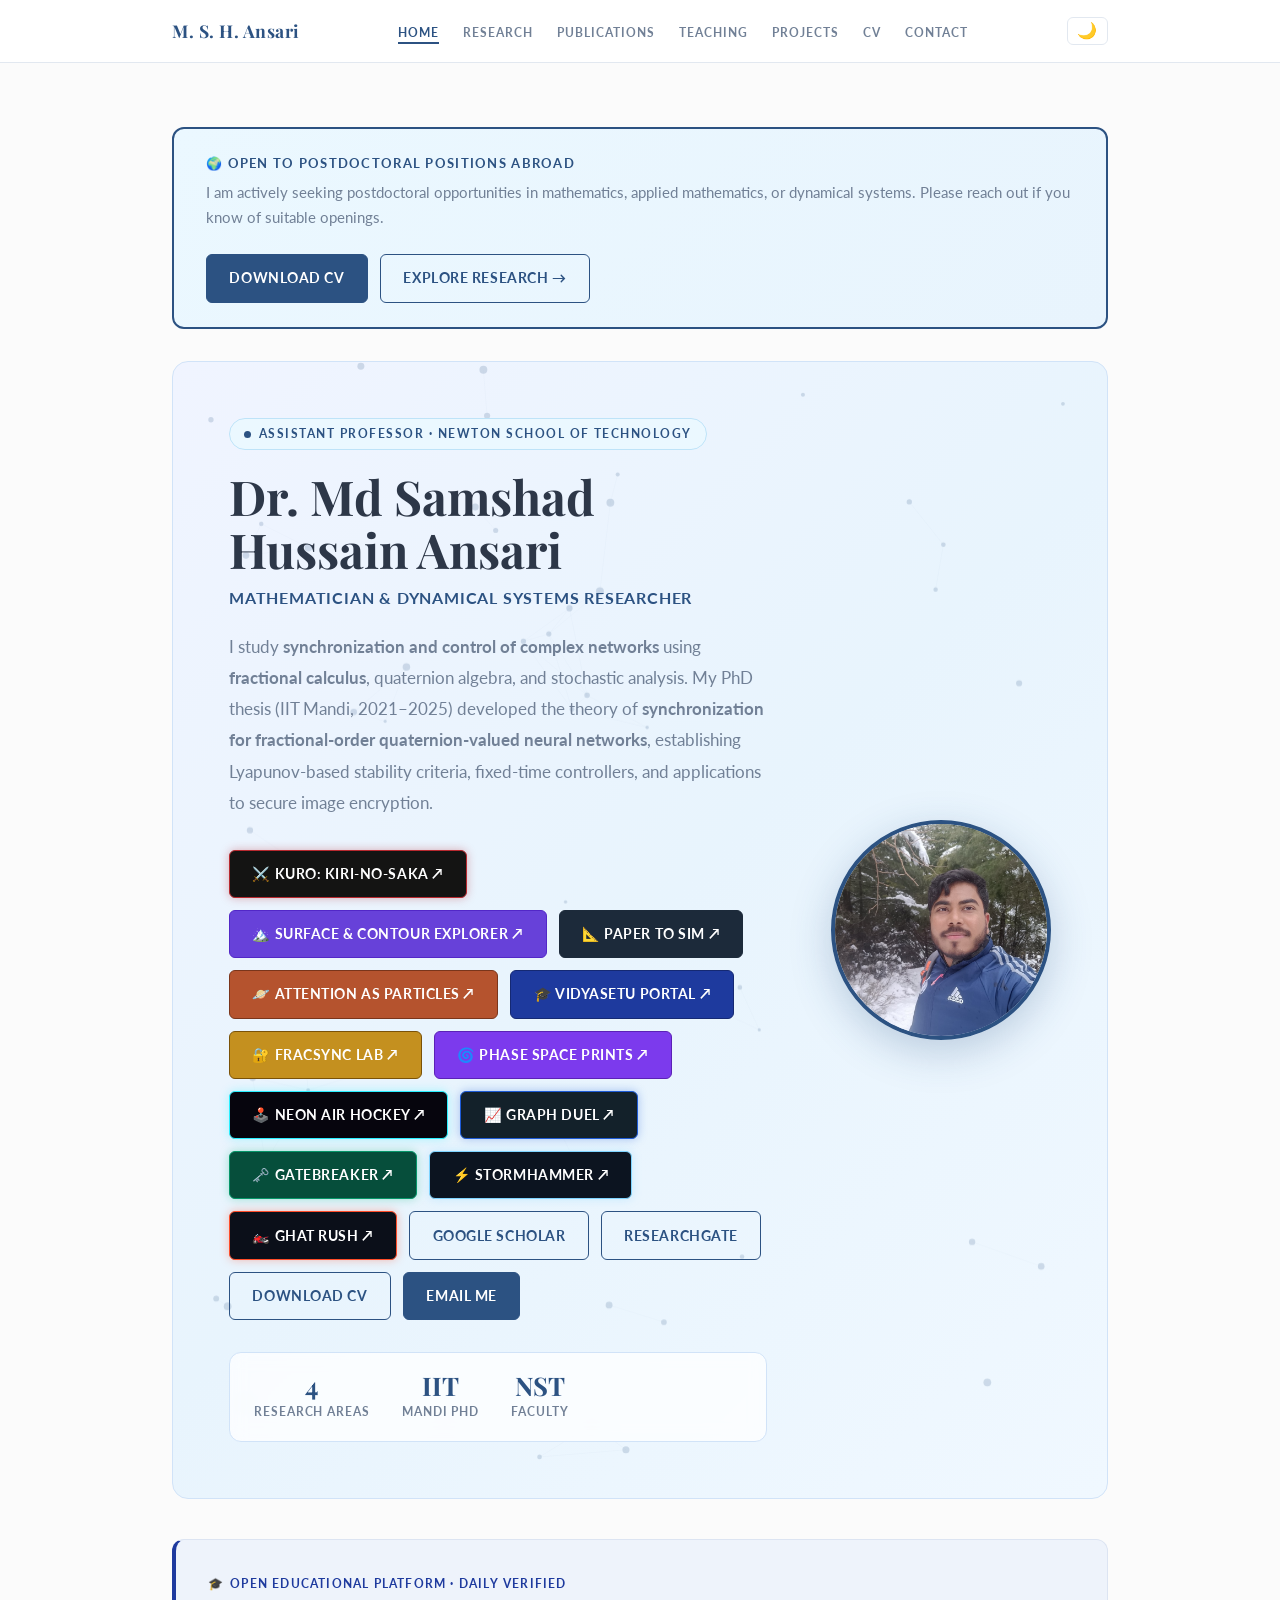
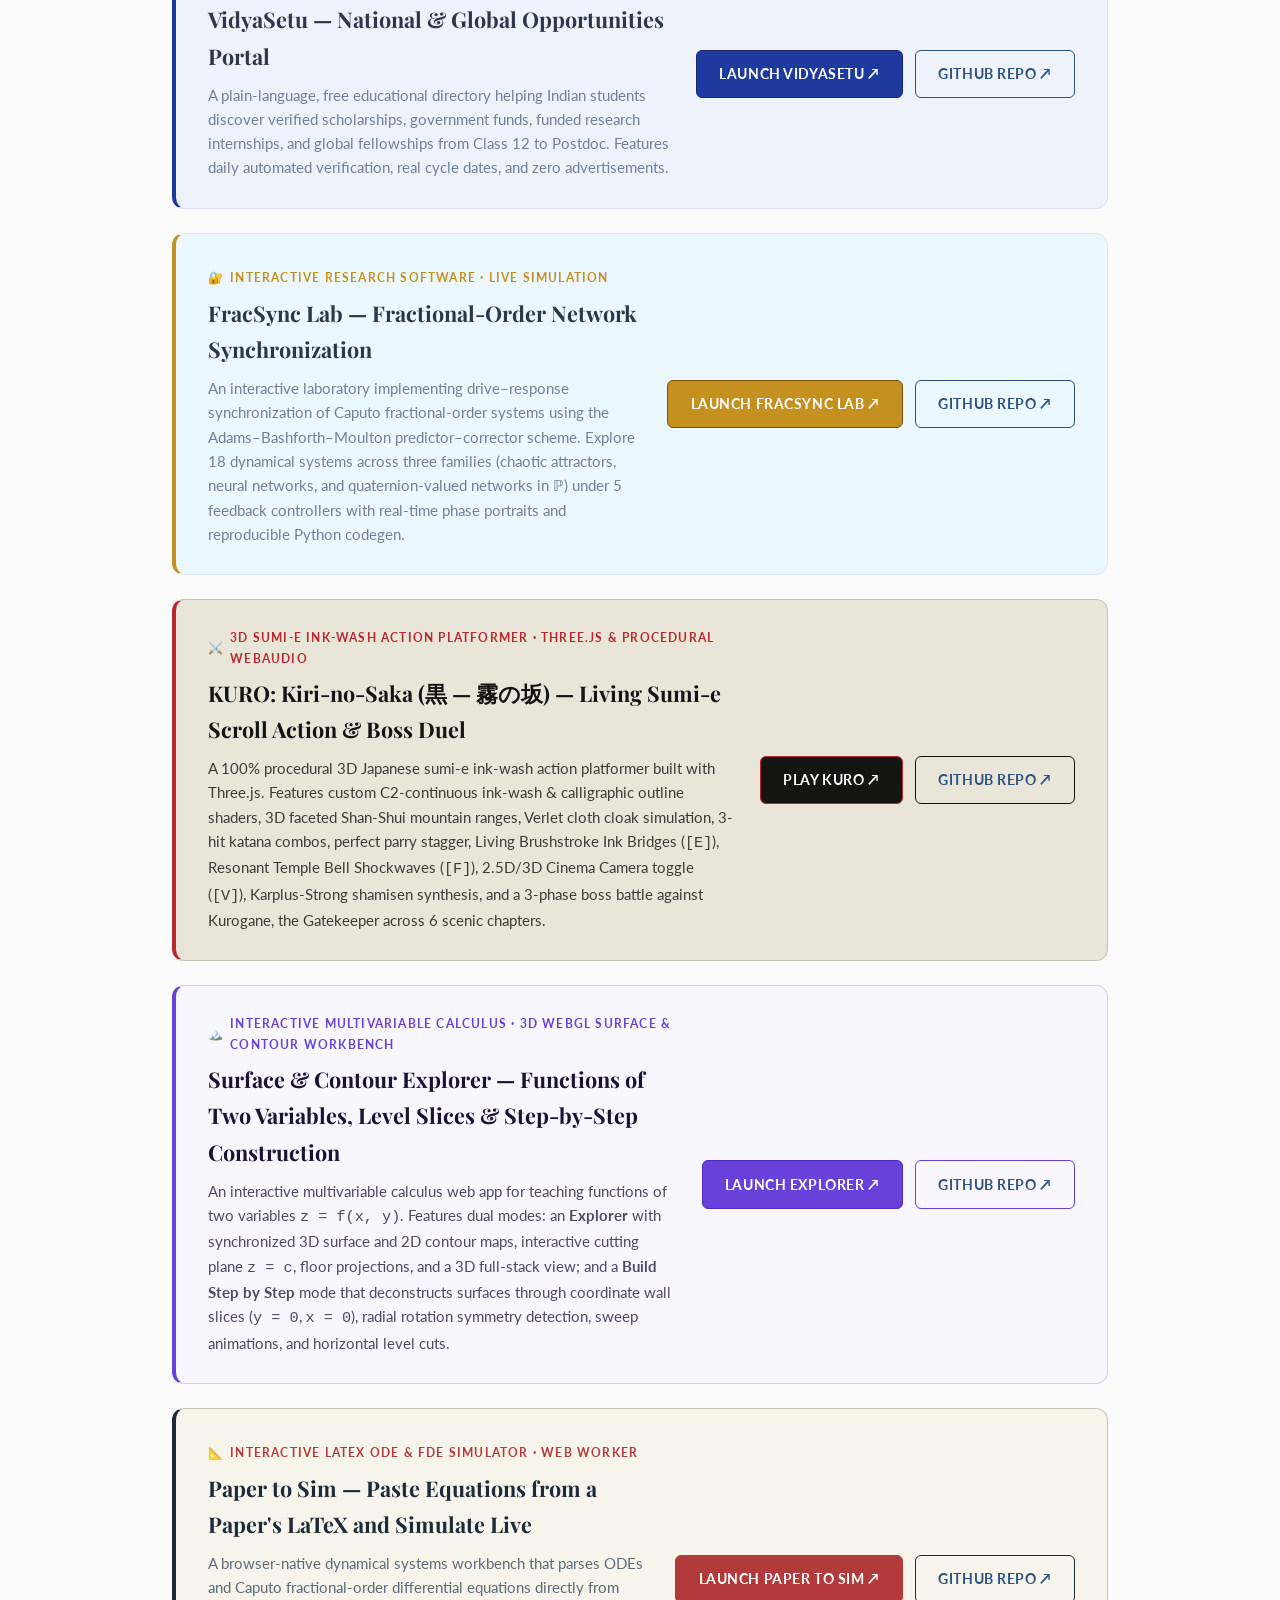
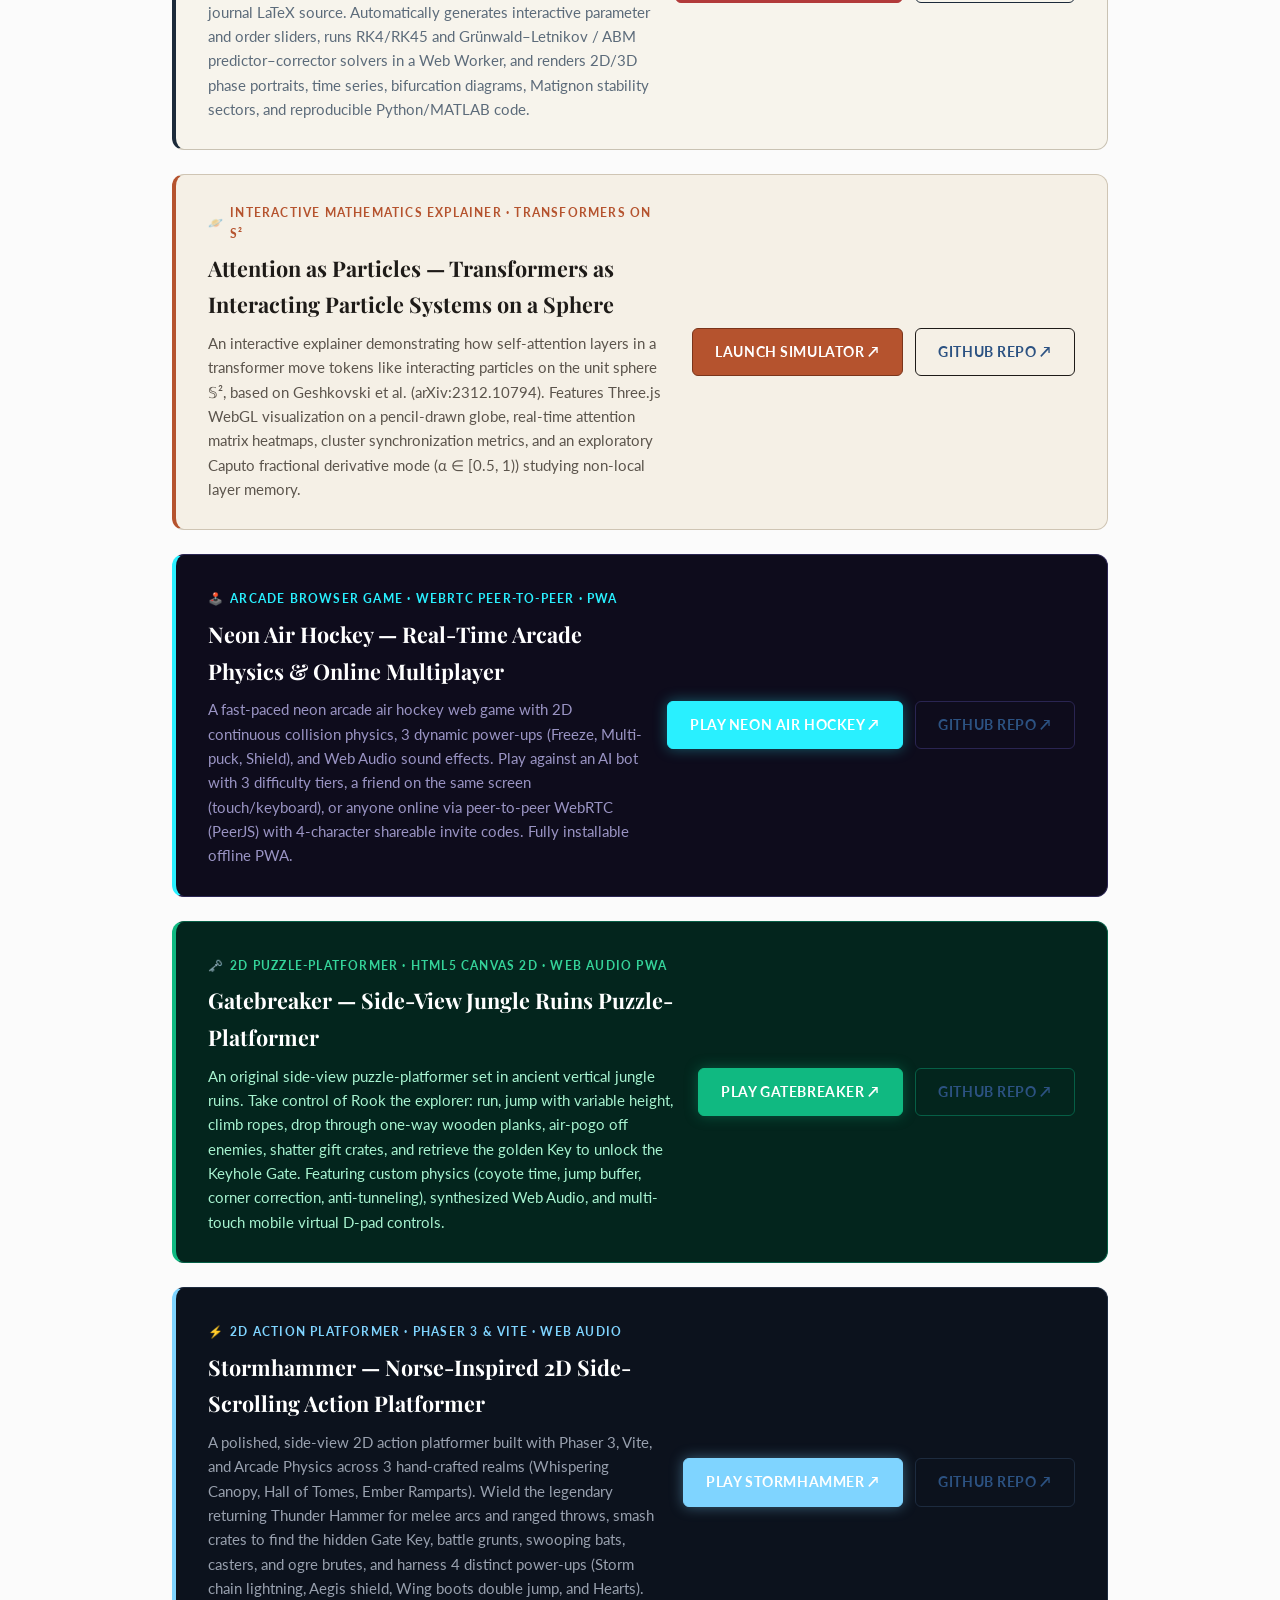
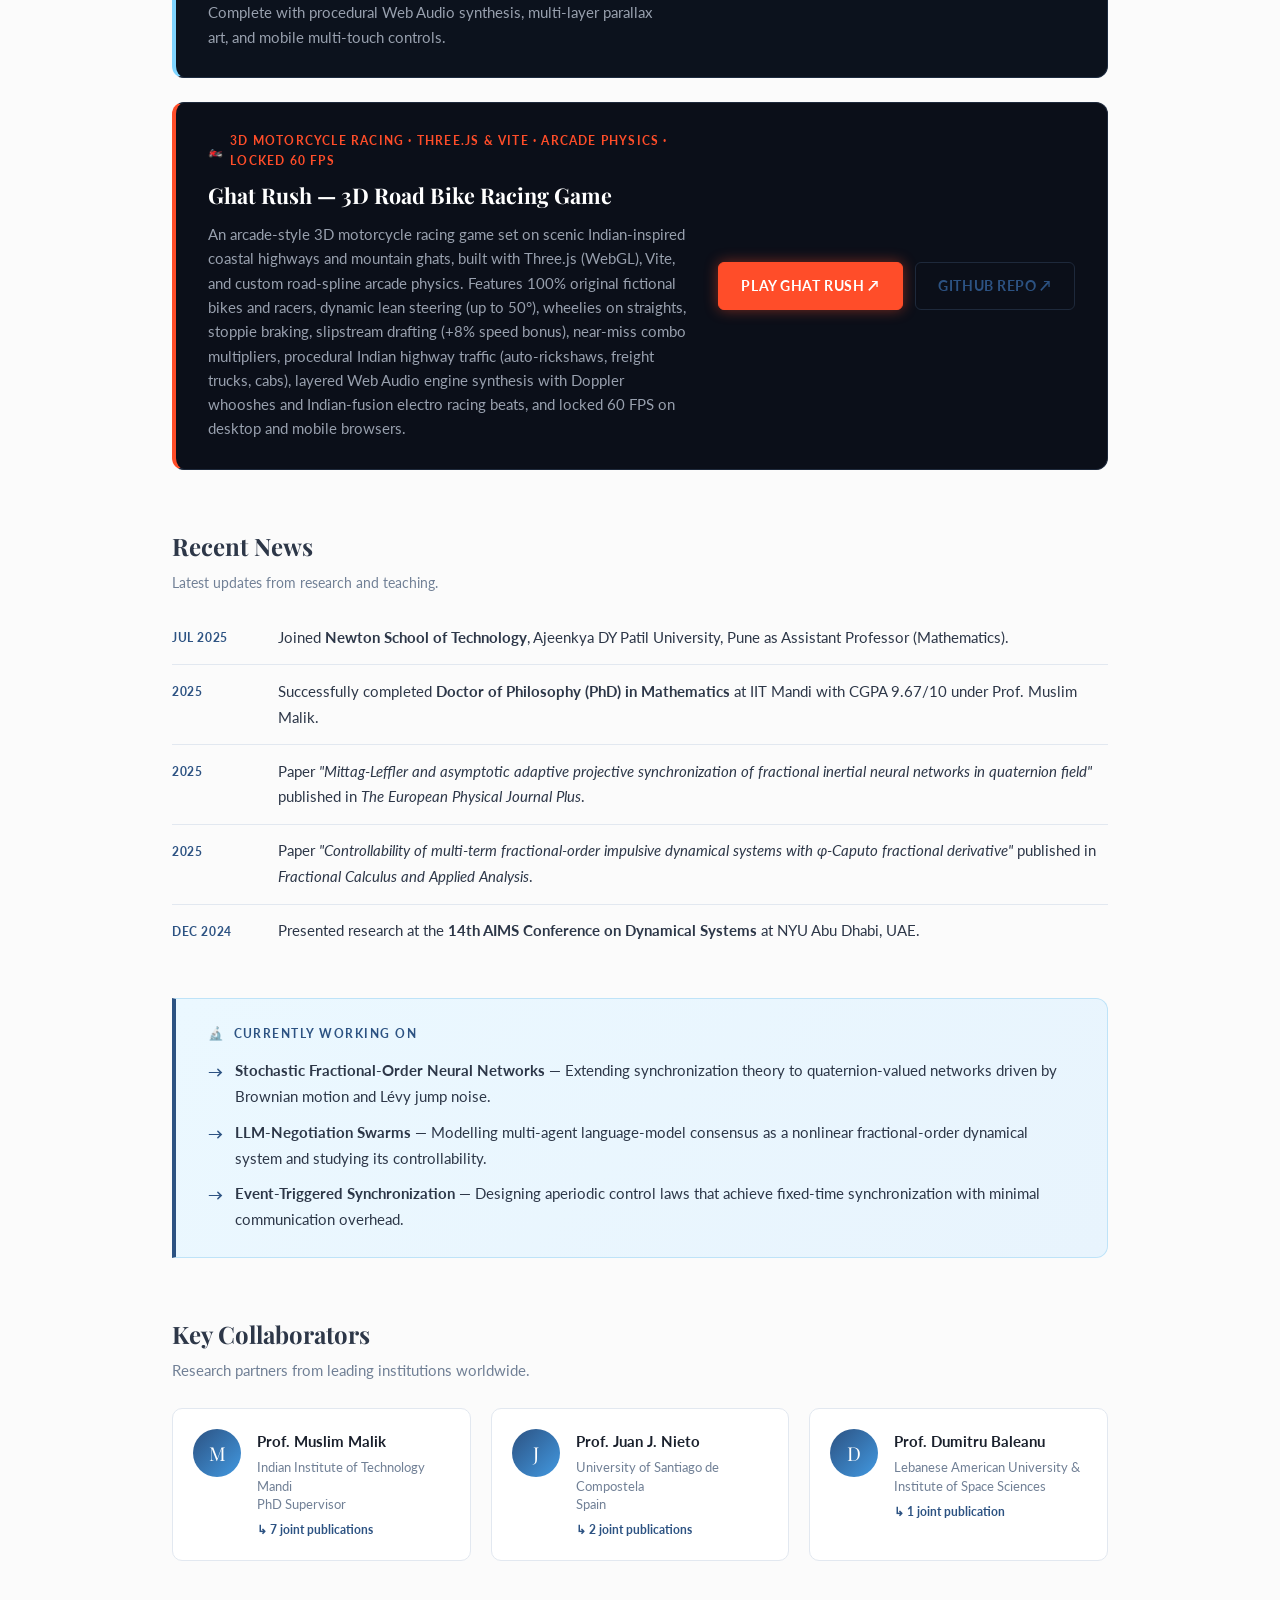
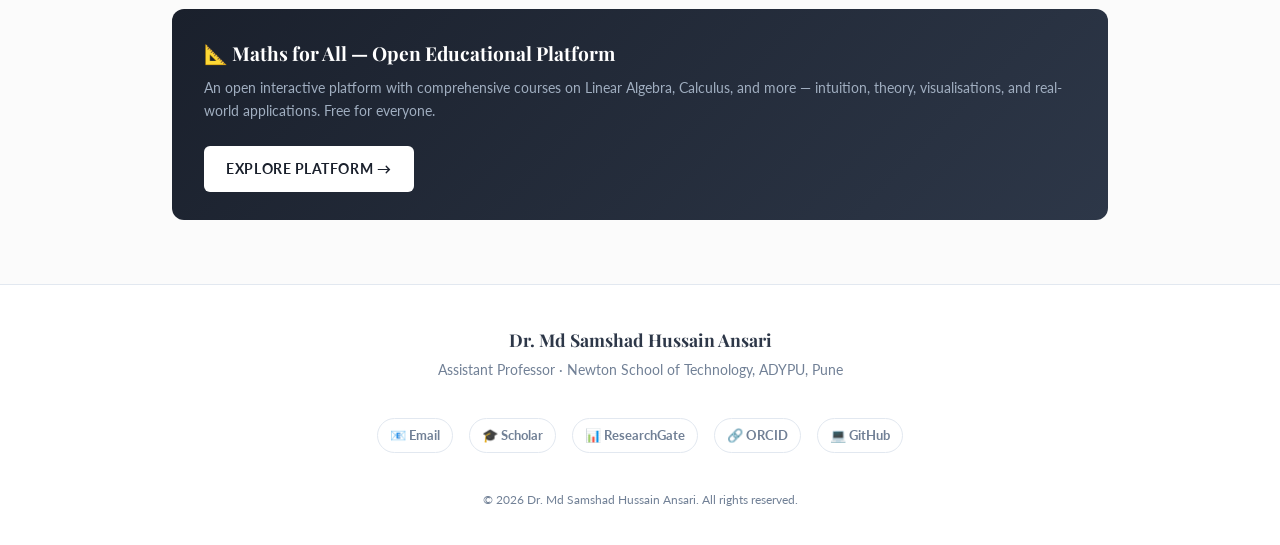
<file: index.html>
<!DOCTYPE html>
<html lang="en">
<head>
  <meta charset="UTF-8" />
  <meta name="viewport" content="width=device-width, initial-scale=1.0"/>
  <title>Dr. Md Samshad Hussain Ansari — Mathematician &amp; Researcher</title>
  <meta name="description" content="Personal academic website of Dr. Md Samshad Hussain Ansari, Assistant Professor of Mathematics at Newton School of Technology, ADYPU, Pune. PhD from IIT Mandi. Research in synchronization and control of fractional-order quaternion-valued neural networks." />
  <meta name="keywords" content="fractional-order systems, quaternion-valued neural networks, synchronization, controllability, fractional calculus, IIT Mandi, Newton School of Technology, ADYPU" />

  <!-- Open Graph -->
  <meta property="og:title" content="Dr. Md Samshad Hussain Ansari — Mathematician &amp; Researcher" />
  <meta property="og:description" content="Research in synchronization and control of complex fractional-order networks. Assistant Professor at Newton School of Technology, ADYPU, Pune." />
  <meta property="og:type" content="website" />
  <meta property="og:url" content="https://mdsamhussain1996.github.io/" />

  <!-- Schema.org Person JSON-LD -->
  <script type="application/ld+json">
  {
    "@context": "https://schema.org",
    "@type": "Person",
    "name": "Md Samshad Hussain Ansari",
    "honorificPrefix": "Dr.",
    "jobTitle": "Assistant Professor",
    "description": "Mathematician specialising in synchronization and control of fractional-order quaternion-valued neural networks.",
    "affiliation": {
      "@type": "Organization",
      "name": "Newton School of Technology, ADYPU",
      "address": {
        "@type": "PostalAddress",
        "addressLocality": "Pune",
        "addressCountry": "IN"
      }
    },
    "alumniOf": {
      "@type": "Organization",
      "name": "Indian Institute of Technology Mandi"
    },
    "email": "mdsamhussain1996@gmail.com",
    "url": "https://mdsamhussain1996.github.io/",
    "sameAs": [
      "https://scholar.google.com/citations?user=3b2jd4EAAAAJ",
      "https://www.researchgate.net/profile/Md-Samshad-Ansari",
      "https://orcid.org/0000-0002-7757-3216",
      "https://github.com/mdsamhussain1996"
    ]
  }
  </script>

  <link rel="stylesheet" href="css/style.css" />
  <script src="js/components.js" defer></script>

  <style>
    /* ── Hero ── */
    .hero-wrapper {
      position: relative;
      overflow: hidden;
      border-radius: 16px;
      margin-top: 2rem;
      background: linear-gradient(135deg, #f0f4ff 0%, #e8f4fd 50%, #f0f8ff 100%);
      border: 1px solid #d1e3f8;
    }
    #hero-canvas {
      position: absolute; inset: 0;
      width: 100%; height: 100%;
      opacity: 0.35;
    }
    .hero-section {
      position: relative; z-index: 2;
      display: flex; align-items: center;
      gap: 4rem; padding: 3.5rem;
    }
    .hero-text { flex: 1; }
    .hero-photo {
      flex-shrink: 0;
      width: 220px; height: 220px;
      border-radius: 50%; overflow: hidden;
      border: 4px solid #2c5282;
      box-shadow: 0 12px 40px rgba(44,82,130,0.25);
    }
    .hero-photo img { width: 100%; height: 100%; object-fit: cover; }

    .hero-eyebrow {
      display: inline-flex; align-items: center; gap: 0.5rem;
      font-family: var(--font-sans);
      font-size: 0.78rem; font-weight: 700;
      letter-spacing: 0.12em; text-transform: uppercase;
      color: #2c5282; background: #ebf8ff;
      border: 1px solid #bee3f8; padding: 0.3rem 0.85rem;
      border-radius: 20px; margin-bottom: 1.25rem;
    }
    .hero-eyebrow span { width: 7px; height: 7px; border-radius: 50%; background: #2c5282; animation: pulse 2s infinite; }
    @keyframes pulse { 0%,100%{opacity:1} 50%{opacity:0.4} }

    .hero-subtitle {
      font-family: var(--font-sans); font-size: 1rem;
      color: #2c5282; font-weight: 700;
      letter-spacing: 0.05em; text-transform: uppercase;
      margin-bottom: 1.25rem;
    }
    .hero-bio {
      font-size: 1.05rem; color: var(--text-muted);
      margin-bottom: 2rem; line-height: 1.85;
    }
    .social-links { display: flex; gap: 0.75rem; flex-wrap: wrap; margin-bottom: 2rem; }

    /* ── Stats ── */
    .hero-stats {
      display: flex; gap: 2rem;
      padding: 1.25rem 1.5rem;
      background: rgba(255,255,255,0.75);
      backdrop-filter: blur(8px);
      border: 1px solid #d1e3f8;
      border-radius: 12px; margin-top: 0.5rem;
    }
    .stat-item { text-align: center; }
    .stat-num { font-family: var(--font-serif); font-size: 1.6rem; font-weight: 700; color: #2c5282; line-height: 1; }
    .stat-lbl { font-size: 0.72rem; text-transform: uppercase; letter-spacing: 0.08em; color: var(--text-muted); margin-top: 0.2rem; font-weight: 700; }
    .stat-item a { text-decoration: none; }
    .stat-item a .stat-num { color: #2c5282; }
    .stat-item a:hover .stat-num { opacity: 0.75; }

    /* ── Currently Working On ── */
    .current-work-banner {
      margin-top: 2.5rem; padding: 1.5rem 2rem;
      background: linear-gradient(135deg, #ebf8ff, #e8f4fd);
      border-left: 4px solid #2c5282;
      border-radius: 0 12px 12px 0;
      border: 1px solid #bee3f8;
      border-left: 4px solid #2c5282;
    }
    .current-work-banner h3 {
      font-family: var(--font-sans); font-size: 0.78rem;
      letter-spacing: 0.12em; text-transform: uppercase;
      color: #2c5282; font-weight: 700; margin-bottom: 0.9rem;
      display: flex; align-items: center; gap: 0.5rem;
    }
    .current-work-banner h3::before { content: '🔬'; }
    .work-items { display: flex; flex-direction: column; gap: 0.6rem; }
    .work-item {
      display: flex; align-items: flex-start; gap: 0.75rem;
      font-size: 0.95rem; color: var(--text-main);
    }
    .work-item::before { content: '→'; color: #2c5282; font-weight: 700; flex-shrink: 0; margin-top: 1px; }

    /* ── Collaborators ── */
    .collab-section { margin-top: 3.5rem; }
    .collab-grid {
      display: grid;
      grid-template-columns: repeat(auto-fit, minmax(280px, 1fr));
      gap: 1.25rem; margin-top: 1.5rem;
    }
    .collab-card {
      display: flex; align-items: flex-start; gap: 1rem;
      padding: 1.25rem; background: var(--bg-alt);
      border: 1px solid var(--border-color); border-radius: 10px;
      transition: box-shadow 0.2s, transform 0.2s;
    }
    .collab-card:hover { transform: translateY(-2px); box-shadow: 0 8px 24px rgba(0,0,0,0.06); }
    .collab-avatar {
      width: 48px; height: 48px; border-radius: 50%;
      background: linear-gradient(135deg, #2c5282, #4299e1);
      display: flex; align-items: center; justify-content: center;
      font-family: var(--font-serif); font-size: 1.2rem; color: white; flex-shrink: 0;
    }
    .collab-name { font-weight: 700; font-size: 0.95rem; color: #1a202c; margin-bottom: 0.2rem; }
    .collab-inst { font-size: 0.82rem; color: var(--text-muted); line-height: 1.4; }
    .collab-papers { font-size: 0.78rem; color: #2c5282; font-weight: 700; margin-top: 0.35rem; }

    /* ── Maths for All Banner ── */
    .mfa-banner {
      margin-top: 3rem; padding: 1.75rem 2rem;
      background: linear-gradient(135deg, #1a202c 0%, #2d3748 100%);
      border-radius: 12px;
      display: flex; align-items: center;
      justify-content: space-between; gap: 1.5rem; flex-wrap: wrap;
    }
    .mfa-banner-text h3 { font-family: var(--font-serif); color: white; margin-bottom: 0.4rem; font-size: 1.2rem; }
    .mfa-banner-text p { color: #a0aec0; font-size: 0.9rem; line-height: 1.6; }
    .mfa-banner a.btn { background: white; color: #1a202c !important; border: none; white-space: nowrap; flex-shrink: 0; font-size: 0.85rem; }
    .mfa-banner a.btn:hover { background: #ebf8ff; color: #2c5282 !important; }

    /* ── News ── */
    .news-section { margin-top: 3.5rem; }

    @media (max-width: 768px) {
      .hero-section { flex-direction: column-reverse; padding: 2rem; gap: 2rem; text-align: center; }
      .social-links { justify-content: center; }
      .hero-stats { justify-content: center; flex-wrap: wrap; gap: 1.25rem; }
      .mfa-banner { flex-direction: column; }
    }
  </style>
</head>
<body>
  <div id="navbar-container">
    <portfolio-navbar></portfolio-navbar>
  </div>

  <main>
    <!-- ── POSTDOC BANNER ── -->
    <div class="postdoc-banner" role="complementary" aria-label="Job seeking status">
      <div class="postdoc-banner-text">
        <h2>🌍 Open to Postdoctoral Positions Abroad</h2>
        <p>
          I am actively seeking postdoctoral opportunities in mathematics, applied mathematics, or dynamical systems.
          Please reach out if you know of suitable openings.
        </p>
      </div>
      <div class="postdoc-banner-actions">
        <a href="CV_Md_Samshad.pdf" class="btn" target="_blank" rel="noopener" aria-label="Download CV">Download CV</a>
        <a href="research.html" class="btn btn-outline" aria-label="Explore Research">Explore Research &rarr;</a>
      </div>
    </div>

    <!-- ── HERO ── -->
    <div class="hero-wrapper">
      <canvas id="hero-canvas" aria-hidden="true"></canvas>
      <div class="hero-section">
        <div class="hero-text">
          <div class="hero-eyebrow"><span></span> Assistant Professor · Newton School of Technology</div>
          <h1 style="font-size:3rem; line-height:1.1; margin-bottom:0.5rem;">
            Dr. Md Samshad<br/>Hussain Ansari
          </h1>
          <div class="hero-subtitle">Mathematician &amp; Dynamical Systems Researcher</div>
          <p class="hero-bio">
            I study <strong>synchronization and control of complex networks</strong> using
            <strong>fractional calculus</strong>, quaternion algebra, and stochastic analysis.
            My PhD thesis (IIT Mandi, 2021–2025) developed the theory of
            <strong>synchronization for fractional-order quaternion-valued neural networks</strong>,
            establishing Lyapunov-based stability criteria, fixed-time controllers, and applications
            to secure image encryption.
          </p>
          <div class="social-links">
            <a href="https://mdsamhussain1996.github.io/kuro-kiri-no-saka/" class="btn" style="background:#141413;border-color:#B8292F;color:#F5F1E6;box-shadow:0 0 10px rgba(184,41,47,0.35);font-weight:700;" target="_blank" rel="noopener">⚔️ KURO: Kiri-no-Saka ↗</a>
            <a href="https://mdsamhussain1996.github.io/surface-contour-explorer/" class="btn" style="background:#6741D9;border-color:#5227C7;color:#FFFFFF;font-weight:700;" target="_blank" rel="noopener">🏔️ Surface &amp; Contour Explorer ↗</a>
            <a href="https://mdsamhussain1996.github.io/paper-to-sim/" class="btn" style="background:#1C2A3A;border-color:#1C2A3A;color:#F7F4EC;font-weight:700;" target="_blank" rel="noopener">📐 Paper to Sim ↗</a>
            <a href="https://mdsamhussain1996.github.io/attention-particles/" class="btn" style="background:#B5532E;border-color:#7A351B;color:#FFFFFF;font-weight:700;" target="_blank" rel="noopener">🪐 Attention as Particles ↗</a>
            <a href="https://mdsamhussain1996.github.io/vidyasetu-scholarship-portal/" class="btn" style="background:#1E3A9E;border-color:#152973;color:#FFFFFF;font-weight:700;" target="_blank" rel="noopener">🎓 VidyaSetu Portal ↗</a>
            <a href="https://mdsamhussain1996.github.io/fracsync-lab/" class="btn" style="background:#C4901F;border-color:#7A5208;color:#20160A;font-weight:700;" target="_blank" rel="noopener">🔐 FracSync Lab ↗</a>
            <a href="https://mdsamhussain1996.github.io/phase-space-prints/" class="btn" style="background:#7C3AED;border-color:#5B21B6;color:#FFFFFF;font-weight:700;" target="_blank" rel="noopener">🌀 Phase Space Prints ↗</a>
            <a href="https://mdsamhussain1996.github.io/neon-air-hockey/" class="btn" style="background:#06050D;border-color:#29F0FF;color:#29F0FF;box-shadow:0 0 10px rgba(41,240,255,0.35);font-weight:700;" target="_blank" rel="noopener">🕹️ Neon Air Hockey ↗</a>
            <a href="https://mdsamhussain1996.github.io/graph-duel/" class="btn" style="background:#13212A;border-color:#1D5BD6;color:#7AA8FF;box-shadow:0 0 10px rgba(29,91,214,0.35);font-weight:700;" target="_blank" rel="noopener">📈 Graph Duel ↗</a>
            <a href="https://mdsamhussain1996.github.io/gatebreaker/" class="btn" style="background:#064E3B;border-color:#059669;color:#6EE7B7;box-shadow:0 0 10px rgba(16,185,129,0.35);font-weight:700;" target="_blank" rel="noopener">🗝️ Gatebreaker ↗</a>
            <a href="https://mdsamhussain1996.github.io/stormhammer/" class="btn" style="background:#0C1420;border-color:#7FD4FF;color:#7FD4FF;box-shadow:0 0 10px rgba(127,212,255,0.35);font-weight:700;" target="_blank" rel="noopener">⚡ Stormhammer ↗</a>
            <a href="https://mdsamhussain1996.github.io/ghat-rush/" class="btn" style="background:#0B0F19;border-color:#FF4D29;color:#FF4D29;box-shadow:0 0 10px rgba(255,77,41,0.35);font-weight:700;" target="_blank" rel="noopener">🏍️ Ghat Rush ↗</a>
            <a href="https://scholar.google.com/citations?user=3b2jd4EAAAAJ&hl=en&oi=ao" class="btn btn-outline" target="_blank" rel="noopener">Google Scholar</a>
            <a href="https://www.researchgate.net/profile/Md-Samshad-Ansari?ev=hdr_xprf" class="btn btn-outline" target="_blank" rel="noopener">ResearchGate</a>
            <a href="CV_Md_Samshad.pdf" class="btn btn-outline" target="_blank" rel="noopener">Download CV</a>
            <a href="mailto:mdsamhussain1996@gmail.com" class="btn">Email Me</a>
          </div>
          <div class="hero-stats">
            <div class="stat-item">
              <div class="stat-num">4</div>
              <div class="stat-lbl">Research Areas</div>
            </div>
            <div class="stat-item">
              <div class="stat-num">IIT</div>
              <div class="stat-lbl">Mandi PhD</div>
            </div>
            <div class="stat-item">
              <div class="stat-num">NST</div>
              <div class="stat-lbl">Faculty</div>
            </div>
          </div>
        </div>
        <div class="hero-photo">
          <img src="profile.jpg" alt="Portrait of Dr. Md Samshad Hussain Ansari"
               onerror="this.src='data:image/svg+xml;charset=UTF-8,%3Csvg xmlns=%22http://www.w3.org/2000/svg%22 viewBox=%220 0 24 24%22 fill=%22%232c5282%22%3E%3Cpath d=%22M12 12c2.21 0 4-1.79 4-4s-1.79-4-4-4-4 1.79-4 4 1.79 4 4 4zm0 2c-2.67 0-8 1.34-8 4v2h16v-2c0-2.66-5.33-4-8-4z%22/%3E%3C/svg%3E'" />
        </div>
      </div>
    </div>

    <!-- ── FEATURED OPEN INITIATIVE BANNER: VIDYASETU ── -->
    <div style="margin-top:2.5rem;padding:1.75rem 2rem;background:#EEF3FB;border:1px solid #DCE4F2;border-left:4px solid #1E3A9E;border-radius:12px;display:flex;align-items:center;justify-content:space-between;gap:1.5rem;flex-wrap:wrap;">
      <div style="flex:1;min-width:280px;">
        <span style="font-size:0.75rem;font-weight:700;letter-spacing:0.1em;text-transform:uppercase;color:#1E3A9E;display:inline-flex;align-items:center;gap:6px;">
          <span>🎓</span> Open Educational Platform · Daily Verified
        </span>
        <h3 style="font-family:var(--font-serif);font-size:1.35rem;margin:0.35rem 0 0.5rem;color:var(--text-main);">
          VidyaSetu — National &amp; Global Opportunities Portal
        </h3>
        <p style="font-size:0.95rem;color:var(--text-muted);margin:0;line-height:1.6;max-width:68ch;">
          A plain-language, free educational directory helping Indian students discover verified scholarships, government funds, funded research internships, and global fellowships from Class 12 to Postdoc. Features daily automated verification, real cycle dates, and zero advertisements.
        </p>
      </div>
      <div style="display:flex;gap:0.75rem;flex-wrap:wrap;align-items:center;">
        <a href="https://mdsamhussain1996.github.io/vidyasetu-scholarship-portal/" class="btn" target="_blank" rel="noopener" style="background:#1E3A9E;border-color:#152973;color:#FFFFFF;font-weight:700;">
          Launch VidyaSetu ↗
        </a>
        <a href="https://github.com/mdsamhussain1996/vidyasetu-scholarship-portal" class="btn btn-outline" target="_blank" rel="noopener">
          GitHub Repo ↗
        </a>
      </div>
    </div>

    <!-- ── FEATURED SOFTWARE BANNER: FRACSYNC LAB ── -->
    <div style="margin-top:1.5rem;padding:1.75rem 2rem;background:var(--accent-light);border:1px solid var(--border-color);border-left:4px solid #C4901F;border-radius:12px;display:flex;align-items:center;justify-content:space-between;gap:1.5rem;flex-wrap:wrap;">
      <div style="flex:1;min-width:280px;">
        <span style="font-size:0.75rem;font-weight:700;letter-spacing:0.1em;text-transform:uppercase;color:#C4901F;display:inline-flex;align-items:center;gap:6px;">
          <span>🔐</span> Interactive Research Software · Live Simulation
        </span>
        <h3 style="font-family:var(--font-serif);font-size:1.35rem;margin:0.35rem 0 0.5rem;color:var(--text-main);">
          FracSync Lab — Fractional-Order Network Synchronization
        </h3>
        <p style="font-size:0.95rem;color:var(--text-muted);margin:0;line-height:1.6;max-width:68ch;">
          An interactive laboratory implementing drive–response synchronization of Caputo fractional-order systems using the Adams–Bashforth–Moulton predictor–corrector scheme. Explore 18 dynamical systems across three families (chaotic attractors, neural networks, and quaternion-valued networks in &Popf;) under 5 feedback controllers with real-time phase portraits and reproducible Python codegen.
        </p>
      </div>
      <div style="display:flex;gap:0.75rem;flex-wrap:wrap;align-items:center;">
        <a href="https://mdsamhussain1996.github.io/fracsync-lab/" class="btn" target="_blank" rel="noopener" style="background:#C4901F;border-color:#7A5208;color:#20160A;font-weight:700;">
          Launch FracSync Lab ↗
        </a>
        <a href="https://github.com/mdsamhussain1996/fracsync-lab" class="btn btn-outline" target="_blank" rel="noopener">
          GitHub Repo ↗
        </a>
      </div>
    </div>

    <!-- ── FEATURED GAME BANNER: KURO: KIRI-NO-SAKA ── -->
    <div style="margin-top:1.5rem;padding:1.75rem 2rem;background:#EAE5D9;border:1px solid #C8C1B2;border-left:4px solid #B8292F;border-radius:12px;display:flex;align-items:center;justify-content:space-between;gap:1.5rem;flex-wrap:wrap;">
      <div style="flex:1;min-width:280px;">
        <span style="font-size:0.75rem;font-weight:700;letter-spacing:0.1em;text-transform:uppercase;color:#B8292F;display:inline-flex;align-items:center;gap:6px;">
          <span>⚔️</span> 3D Sumi-e Ink-Wash Action Platformer · Three.js &amp; Procedural WebAudio
        </span>
        <h3 style="font-family:var(--font-serif);font-size:1.35rem;margin:0.35rem 0 0.5rem;color:#141413;">
          KURO: Kiri-no-Saka (黒 — 霧の坂) — Living Sumi-e Scroll Action &amp; Boss Duel
        </h3>
        <p style="font-size:0.95rem;color:#3D3B37;margin:0;line-height:1.6;max-width:68ch;">
          A 100% procedural 3D Japanese sumi-e ink-wash action platformer built with Three.js. Features custom C2-continuous ink-wash &amp; calligraphic outline shaders, 3D faceted Shan-Shui mountain ranges, Verlet cloth cloak simulation, 3-hit katana combos, perfect parry stagger, Living Brushstroke Ink Bridges (<code>[E]</code>), Resonant Temple Bell Shockwaves (<code>[F]</code>), 2.5D/3D Cinema Camera toggle (<code>[V]</code>), Karplus-Strong shamisen synthesis, and a 3-phase boss battle against Kurogane, the Gatekeeper across 6 scenic chapters.
        </p>
      </div>
      <div style="display:flex;gap:0.75rem;flex-wrap:wrap;align-items:center;">
        <a href="https://mdsamhussain1996.github.io/kuro-kiri-no-saka/" class="btn" target="_blank" rel="noopener" style="background:#141413;border-color:#B8292F;color:#F5F1E6;font-weight:700;">
          Play KURO ↗
        </a>
        <a href="https://github.com/mdsamhussain1996/kuro-kiri-no-saka" class="btn btn-outline" target="_blank" rel="noopener" style="border-color:#141413;color:#141413;">
          GitHub Repo ↗
        </a>
      </div>
    </div>

    <!-- ── FEATURED SOFTWARE BANNER: SURFACE & CONTOUR EXPLORER ── -->
    <div style="margin-top:1.5rem;padding:1.75rem 2rem;background:#F8F6FF;border:1px solid #D8CCF7;border-left:4px solid #6741D9;border-radius:12px;display:flex;align-items:center;justify-content:space-between;gap:1.5rem;flex-wrap:wrap;">
      <div style="flex:1;min-width:280px;">
        <span style="font-size:0.75rem;font-weight:700;letter-spacing:0.1em;text-transform:uppercase;color:#6741D9;display:inline-flex;align-items:center;gap:6px;">
          <span>🏔️</span> Interactive Multivariable Calculus · 3D WebGL Surface &amp; Contour Workbench
        </span>
        <h3 style="font-family:var(--font-serif);font-size:1.35rem;margin:0.35rem 0 0.5rem;color:#1A1333;">
          Surface &amp; Contour Explorer — Functions of Two Variables, Level Slices &amp; Step-by-Step Construction
        </h3>
        <p style="font-size:0.95rem;color:#4F4961;margin:0;line-height:1.6;max-width:68ch;">
          An interactive multivariable calculus web app for teaching functions of two variables <code>z = f(x, y)</code>. Features dual modes: an <strong>Explorer</strong> with synchronized 3D surface and 2D contour maps, interactive cutting plane <code>z = c</code>, floor projections, and a 3D full-stack view; and a <strong>Build Step by Step</strong> mode that deconstructs surfaces through coordinate wall slices (<code>y = 0</code>, <code>x = 0</code>), radial rotation symmetry detection, sweep animations, and horizontal level cuts.
        </p>
      </div>
      <div style="display:flex;gap:0.75rem;flex-wrap:wrap;align-items:center;">
        <a href="https://mdsamhussain1996.github.io/surface-contour-explorer/" class="btn" target="_blank" rel="noopener" style="background:#6741D9;border-color:#5227C7;color:#FFFFFF;font-weight:700;">
          Launch Explorer ↗
        </a>
        <a href="https://github.com/mdsamhussain1996/surface-contour-explorer" class="btn btn-outline" target="_blank" rel="noopener" style="border-color:#6741D9;color:#6741D9;">
          GitHub Repo ↗
        </a>
      </div>
    </div>

    <!-- ── FEATURED SOFTWARE BANNER: PAPER TO SIM ── -->
    <div style="margin-top:1.5rem;padding:1.75rem 2rem;background:#F7F4EC;border:1px solid #C9C2B3;border-left:4px solid #1C2A3A;border-radius:12px;display:flex;align-items:center;justify-content:space-between;gap:1.5rem;flex-wrap:wrap;">
      <div style="flex:1;min-width:280px;">
        <span style="font-size:0.75rem;font-weight:700;letter-spacing:0.1em;text-transform:uppercase;color:#B23A3A;display:inline-flex;align-items:center;gap:6px;">
          <span>📐</span> Interactive LaTeX ODE &amp; FDE Simulator · Web Worker
        </span>
        <h3 style="font-family:var(--font-serif);font-size:1.35rem;margin:0.35rem 0 0.5rem;color:#1C2A3A;">
          Paper to Sim — Paste Equations from a Paper's LaTeX and Simulate Live
        </h3>
        <p style="font-size:0.95rem;color:#5C6B7A;margin:0;line-height:1.6;max-width:68ch;">
          A browser-native dynamical systems workbench that parses ODEs and Caputo fractional-order differential equations directly from journal LaTeX source. Automatically generates interactive parameter and order sliders, runs RK4/RK45 and Grünwald–Letnikov / ABM predictor–corrector solvers in a Web Worker, and renders 2D/3D phase portraits, time series, bifurcation diagrams, Matignon stability sectors, and reproducible Python/MATLAB code.
        </p>
      </div>
      <div style="display:flex;gap:0.75rem;flex-wrap:wrap;align-items:center;">
        <a href="https://mdsamhussain1996.github.io/paper-to-sim/" class="btn" target="_blank" rel="noopener" style="background:#B23A3A;border-color:#B23A3A;color:#F7F4EC;font-weight:700;">
          Launch Paper to Sim ↗
        </a>
        <a href="https://github.com/mdsamhussain1996/paper-to-sim" class="btn btn-outline" target="_blank" rel="noopener" style="border-color:#1C2A3A;color:#1C2A3A;">
          GitHub Repo ↗
        </a>
      </div>
    </div>

    <!-- ── FEATURED SOFTWARE BANNER: ATTENTION AS PARTICLES ── -->
    <div style="margin-top:1.5rem;padding:1.75rem 2rem;background:#F5F0E6;border:1px solid #CFC5B4;border-left:4px solid #B5532E;border-radius:12px;display:flex;align-items:center;justify-content:space-between;gap:1.5rem;flex-wrap:wrap;">
      <div style="flex:1;min-width:280px;">
        <span style="font-size:0.75rem;font-weight:700;letter-spacing:0.1em;text-transform:uppercase;color:#B5532E;display:inline-flex;align-items:center;gap:6px;">
          <span>🪐</span> Interactive Mathematics Explainer · Transformers on S²
        </span>
        <h3 style="font-family:var(--font-serif);font-size:1.35rem;margin:0.35rem 0 0.5rem;color:#1E1B18;">
          Attention as Particles — Transformers as Interacting Particle Systems on a Sphere
        </h3>
        <p style="font-size:0.95rem;color:#5B544C;margin:0;line-height:1.6;max-width:68ch;">
          An interactive explainer demonstrating how self-attention layers in a transformer move tokens like interacting particles on the unit sphere &Sopf;², based on Geshkovski et al. (arXiv:2312.10794). Features Three.js WebGL visualization on a pencil-drawn globe, real-time attention matrix heatmaps, cluster synchronization metrics, and an exploratory Caputo fractional derivative mode (&alpha; &in; [0.5, 1)) studying non-local layer memory.
        </p>
      </div>
      <div style="display:flex;gap:0.75rem;flex-wrap:wrap;align-items:center;">
        <a href="https://mdsamhussain1996.github.io/attention-particles/" class="btn" target="_blank" rel="noopener" style="background:#B5532E;border-color:#7A351B;color:#FFFFFF;font-weight:700;">
          Launch Simulator ↗
        </a>
        <a href="https://github.com/mdsamhussain1996/attention-particles" class="btn btn-outline" target="_blank" rel="noopener" style="border-color:#1E1B18;color:#1E1B18;">
          GitHub Repo ↗
        </a>
      </div>
    </div>

    <!-- ── FEATURED SOFTWARE BANNER: NEON AIR HOCKEY ── -->
    <div style="margin-top:1.5rem;padding:1.75rem 2rem;background:#0E0C1C;border:1px solid #2A2552;border-left:4px solid #29F0FF;border-radius:12px;display:flex;align-items:center;justify-content:space-between;gap:1.5rem;flex-wrap:wrap;color:#ECE9FF;">
      <div style="flex:1;min-width:280px;">
        <span style="font-size:0.75rem;font-weight:700;letter-spacing:0.1em;text-transform:uppercase;color:#29F0FF;display:inline-flex;align-items:center;gap:6px;">
          <span>🕹️</span> Arcade Browser Game · WebRTC Peer-to-Peer · PWA
        </span>
        <h3 style="font-family:var(--font-serif);font-size:1.35rem;margin:0.35rem 0 0.5rem;color:#FFFFFF;">
          Neon Air Hockey — Real-Time Arcade Physics &amp; Online Multiplayer
        </h3>
        <p style="font-size:0.95rem;color:#9A94C4;margin:0;line-height:1.6;max-width:68ch;">
          A fast-paced neon arcade air hockey web game with 2D continuous collision physics, 3 dynamic power-ups (Freeze, Multi-puck, Shield), and Web Audio sound effects. Play against an AI bot with 3 difficulty tiers, a friend on the same screen (touch/keyboard), or anyone online via peer-to-peer WebRTC (PeerJS) with 4-character shareable invite codes. Fully installable offline PWA.
        </p>
      </div>
      <div style="display:flex;gap:0.75rem;flex-wrap:wrap;align-items:center;">
        <a href="https://mdsamhussain1996.github.io/neon-air-hockey/" class="btn" target="_blank" rel="noopener" style="background:#29F0FF;border-color:#29F0FF;color:#03121A;font-weight:700;box-shadow:0 0 14px rgba(41,240,255,0.35);">
          Play Neon Air Hockey ↗
        </a>
        <a href="https://github.com/mdsamhussain1996/neon-air-hockey" class="btn btn-outline" target="_blank" rel="noopener" style="color:#ECE9FF;border-color:#2A2552;">
          GitHub Repo ↗
        </a>
      </div>
    </div>

    <!-- ── FEATURED SOFTWARE BANNER: GATEBREAKER ── -->
    <div style="margin-top:1.5rem;padding:1.75rem 2rem;background:#03251D;border:1px solid #065F46;border-left:4px solid #10B981;border-radius:12px;display:flex;align-items:center;justify-content:space-between;gap:1.5rem;flex-wrap:wrap;color:#ECFDF5;">
      <div style="flex:1;min-width:280px;">
        <span style="font-size:0.75rem;font-weight:700;letter-spacing:0.1em;text-transform:uppercase;color:#34D399;display:inline-flex;align-items:center;gap:6px;">
          <span>🗝️</span> 2D Puzzle-Platformer · HTML5 Canvas 2D · Web Audio PWA
        </span>
        <h3 style="font-family:var(--font-serif);font-size:1.35rem;margin:0.35rem 0 0.5rem;color:#FFFFFF;">
          Gatebreaker — Side-View Jungle Ruins Puzzle-Platformer
        </h3>
        <p style="font-size:0.95rem;color:#A7F3D0;margin:0;line-height:1.6;max-width:68ch;">
          An original side-view puzzle-platformer set in ancient vertical jungle ruins. Take control of Rook the explorer: run, jump with variable height, climb ropes, drop through one-way wooden planks, air-pogo off enemies, shatter gift crates, and retrieve the golden Key to unlock the Keyhole Gate. Featuring custom physics (coyote time, jump buffer, corner correction, anti-tunneling), synthesized Web Audio, and multi-touch mobile virtual D-pad controls.
        </p>
      </div>
      <div style="display:flex;gap:0.75rem;flex-wrap:wrap;align-items:center;">
        <a href="https://mdsamhussain1996.github.io/gatebreaker/" class="btn" target="_blank" rel="noopener" style="background:#10B981;border-color:#10B981;color:#022C22;font-weight:700;box-shadow:0 0 14px rgba(16,185,129,0.35);">
          Play Gatebreaker ↗
        </a>
        <a href="https://github.com/mdsamhussain1996/gatebreaker" class="btn btn-outline" target="_blank" rel="noopener" style="color:#ECFDF5;border-color:#065F46;">
          GitHub Repo ↗
        </a>
      </div>
    </div>

    <!-- ── FEATURED SOFTWARE BANNER: STORMHAMMER ── -->
    <div style="margin-top:1.5rem;padding:1.75rem 2rem;background:#0C121D;border:1px solid #1D2B3F;border-left:4px solid #7FD4FF;border-radius:12px;display:flex;align-items:center;justify-content:space-between;gap:1.5rem;flex-wrap:wrap;color:#ECE6D6;">
      <div style="flex:1;min-width:280px;">
        <span style="font-size:0.75rem;font-weight:700;letter-spacing:0.1em;text-transform:uppercase;color:#7FD4FF;display:inline-flex;align-items:center;gap:6px;">
          <span>⚡</span> 2D Action Platformer · Phaser 3 &amp; Vite · Web Audio
        </span>
        <h3 style="font-family:var(--font-serif);font-size:1.35rem;margin:0.35rem 0 0.5rem;color:#FFFFFF;">
          Stormhammer — Norse-Inspired 2D Side-Scrolling Action Platformer
        </h3>
        <p style="font-size:0.95rem;color:#98A0AE;margin:0;line-height:1.6;max-width:68ch;">
          A polished, side-view 2D action platformer built with Phaser 3, Vite, and Arcade Physics across 3 hand-crafted realms (Whispering Canopy, Hall of Tomes, Ember Ramparts). Wield the legendary returning Thunder Hammer for melee arcs and ranged throws, smash crates to find the hidden Gate Key, battle grunts, swooping bats, casters, and ogre brutes, and harness 4 distinct power-ups (Storm chain lightning, Aegis shield, Wing boots double jump, and Hearts). Complete with procedural Web Audio synthesis, multi-layer parallax art, and mobile multi-touch controls.
        </p>
      </div>
      <div style="display:flex;gap:0.75rem;flex-wrap:wrap;align-items:center;">
        <a href="https://mdsamhussain1996.github.io/stormhammer/" class="btn" target="_blank" rel="noopener" style="background:#7FD4FF;border-color:#7FD4FF;color:#08131B;font-weight:700;box-shadow:0 0 14px rgba(127,212,255,0.4);">
          Play Stormhammer ↗
        </a>
        <a href="https://github.com/mdsamhussain1996/stormhammer" class="btn btn-outline" target="_blank" rel="noopener" style="color:#ECE6D6;border-color:#1D2B3F;">
          GitHub Repo ↗
        </a>
      </div>
    </div>

    <!-- ── FEATURED SOFTWARE BANNER: GHAT RUSH ── -->
    <div style="margin-top:1.5rem;padding:1.75rem 2rem;background:#0B0F19;border:1px solid #1E293B;border-left:4px solid #FF4D29;border-radius:12px;display:flex;align-items:center;justify-content:space-between;gap:1.5rem;flex-wrap:wrap;color:#ECE6D6;">
      <div style="flex:1;min-width:280px;">
        <span style="font-size:0.75rem;font-weight:700;letter-spacing:0.1em;text-transform:uppercase;color:#FF4D29;display:inline-flex;align-items:center;gap:6px;">
          <span>🏍️</span> 3D Motorcycle Racing · Three.js &amp; Vite · Arcade Physics · Locked 60 FPS
        </span>
        <h3 style="font-family:var(--font-serif);font-size:1.35rem;margin:0.35rem 0 0.5rem;color:#FFFFFF;">
          Ghat Rush — 3D Road Bike Racing Game
        </h3>
        <p style="font-size:0.95rem;color:#98A0AE;margin:0;line-height:1.6;max-width:68ch;">
          An arcade-style 3D motorcycle racing game set on scenic Indian-inspired coastal highways and mountain ghats, built with Three.js (WebGL), Vite, and custom road-spline arcade physics. Features 100% original fictional bikes and racers, dynamic lean steering (up to 50°), wheelies on straights, stoppie braking, slipstream drafting (+8% speed bonus), near-miss combo multipliers, procedural Indian highway traffic (auto-rickshaws, freight trucks, cabs), layered Web Audio engine synthesis with Doppler whooshes and Indian-fusion electro racing beats, and locked 60 FPS on desktop and mobile browsers.
        </p>
      </div>
      <div style="display:flex;gap:0.75rem;flex-wrap:wrap;align-items:center;">
        <a href="https://mdsamhussain1996.github.io/ghat-rush/" class="btn" target="_blank" rel="noopener" style="background:#FF4D29;border-color:#FF4D29;color:#FFFFFF;font-weight:700;box-shadow:0 0 14px rgba(255,77,41,0.45);">
          Play Ghat Rush ↗
        </a>
        <a href="https://github.com/mdsamhussain1996/ghat-rush" class="btn btn-outline" target="_blank" rel="noopener" style="color:#ECE6D6;border-color:#1E293B;">
          GitHub Repo ↗
        </a>
      </div>
    </div>

    <!-- ── NEWS ── -->
    <section class="news-section" aria-labelledby="news-heading">
      <h2 id="news-heading" style="font-size:1.5rem;margin-bottom:0.25rem;">Recent News</h2>
      <p style="color:var(--text-muted);font-size:0.9rem;margin-bottom:1rem">Latest updates from research and teaching.</p>
      <ul class="news-list" role="list">
        <li class="news-item">
          <div class="news-date">Jul 2025</div>
          <div class="news-text">Joined <strong>Newton School of Technology</strong>, Ajeenkya DY Patil University, Pune as Assistant Professor (Mathematics).</div>
        </li>
        <li class="news-item">
          <div class="news-date">2025</div>
          <div class="news-text">Successfully completed <strong>Doctor of Philosophy (PhD) in Mathematics</strong> at IIT Mandi with CGPA 9.67/10 under Prof. Muslim Malik.</div>
        </li>
        <li class="news-item">
          <div class="news-date">2025</div>
          <div class="news-text">Paper <em>"Mittag-Leffler and asymptotic adaptive projective synchronization of fractional inertial neural networks in quaternion field"</em> published in <em>The European Physical Journal Plus</em>.</div>
        </li>
        <li class="news-item">
          <div class="news-date">2025</div>
          <div class="news-text">Paper <em>"Controllability of multi-term fractional-order impulsive dynamical systems with φ-Caputo fractional derivative"</em> published in <em>Fractional Calculus and Applied Analysis</em>.</div>
        </li>
        <li class="news-item">
          <div class="news-date">Dec 2024</div>
          <div class="news-text">Presented research at the <strong>14th AIMS Conference on Dynamical Systems</strong> at NYU Abu Dhabi, UAE.</div>
        </li>
      </ul>
    </section>

    <!-- ── Currently Working On ── -->
    <div class="current-work-banner" style="margin-top:2.5rem;">
      <h3>Currently Working On</h3>
      <div class="work-items">
        <div class="work-item">
          <div>
            <strong>Stochastic Fractional-Order Neural Networks</strong> —
            Extending synchronization theory to quaternion-valued networks driven by Brownian motion and Lévy jump noise.
          </div>
        </div>
        <div class="work-item">
          <div>
            <strong>LLM-Negotiation Swarms</strong> —
            Modelling multi-agent language-model consensus as a nonlinear fractional-order dynamical system
            and studying its controllability.
          </div>
        </div>
        <div class="work-item">
          <div>
            <strong>Event-Triggered Synchronization</strong> —
            Designing aperiodic control laws that achieve fixed-time synchronization with minimal communication overhead.
          </div>
        </div>
      </div>
    </div>

    <!-- ── Collaborators ── -->
    <div class="collab-section">
      <h2 style="font-size:1.5rem; margin-bottom:0.25rem;">Key Collaborators</h2>
      <p style="color:var(--text-muted); font-size:0.95rem;">Research partners from leading institutions worldwide.</p>
      <div class="collab-grid">
        <div class="collab-card">
          <div class="collab-avatar" aria-hidden="true">M</div>
          <div>
            <div class="collab-name">Prof. Muslim Malik</div>
            <div class="collab-inst">Indian Institute of Technology Mandi<br/>PhD Supervisor</div>
            <div class="collab-papers">↳ 7 joint publications</div>
          </div>
        </div>
        <div class="collab-card">
          <div class="collab-avatar" aria-hidden="true">J</div>
          <div>
            <div class="collab-name">Prof. Juan J. Nieto</div>
            <div class="collab-inst">University of Santiago de Compostela<br/>Spain</div>
            <div class="collab-papers">↳ 2 joint publications</div>
          </div>
        </div>
        <div class="collab-card">
          <div class="collab-avatar" aria-hidden="true">D</div>
          <div>
            <div class="collab-name">Prof. Dumitru Baleanu</div>
            <div class="collab-inst">Lebanese American University &amp; Institute of Space Sciences</div>
            <div class="collab-papers">↳ 1 joint publication</div>
          </div>
        </div>
      </div>
    </div>

    <!-- ── Maths for All Banner ── -->
    <div class="mfa-banner">
      <div class="mfa-banner-text">
        <h3>📐 Maths for All — Open Educational Platform</h3>
        <p>An open interactive platform with comprehensive courses on Linear Algebra, Calculus, and more — intuition, theory, visualisations, and real-world applications. Free for everyone.</p>
      </div>
      <a href="https://mdsamhussain1996.github.io/Mathsforall/" class="btn" target="_blank" rel="noopener">Explore Platform →</a>
    </div>
  </main>

  <portfolio-footer></portfolio-footer>

  <script>
  // ── Animated hero canvas (floating dots)
  (function () {
    const canvas = document.getElementById('hero-canvas');
    if (!canvas) return;
    const ctx = canvas.getContext('2d');
    let W, H, dots = [];
    const N = 55;

    function resize() {
      W = canvas.width  = canvas.offsetWidth;
      H = canvas.height = canvas.offsetHeight;
    }

    function initDots() {
      dots = Array.from({ length: N }, () => ({
        x: Math.random() * W,
        y: Math.random() * H,
        vx: (Math.random() - 0.5) * 0.4,
        vy: (Math.random() - 0.5) * 0.4,
        r: 1.5 + Math.random() * 2.5
      }));
    }

    function draw() {
      ctx.clearRect(0, 0, W, H);
      const isDark = document.documentElement.getAttribute('data-theme') === 'dark';
      const dotColor = isDark ? 'rgba(99,179,237,0.6)' : 'rgba(44,82,130,0.5)';
      const lineColor = isDark ? 'rgba(99,179,237,0.12)' : 'rgba(44,82,130,0.08)';

      dots.forEach(d => {
        d.x += d.vx; d.y += d.vy;
        if (d.x < 0 || d.x > W) d.vx *= -1;
        if (d.y < 0 || d.y > H) d.vy *= -1;
        ctx.beginPath();
        ctx.arc(d.x, d.y, d.r, 0, Math.PI*2);
        ctx.fillStyle = dotColor;
        ctx.fill();
      });

      for (let i=0; i<dots.length; i++) {
        for (let j=i+1; j<dots.length; j++) {
          const dx=dots[i].x-dots[j].x, dy=dots[i].y-dots[j].y;
          const dist=Math.sqrt(dx*dx+dy*dy);
          if (dist < 90) {
            ctx.beginPath();
            ctx.moveTo(dots[i].x, dots[i].y);
            ctx.lineTo(dots[j].x, dots[j].y);
            ctx.strokeStyle = lineColor;
            ctx.lineWidth = 0.8;
            ctx.stroke();
          }
        }
      }
      requestAnimationFrame(draw);
    }

    resize(); initDots();
    window.addEventListener('resize', () => { resize(); initDots(); });
    draw();
  })();
  </script>
</body>
</html>
</file>
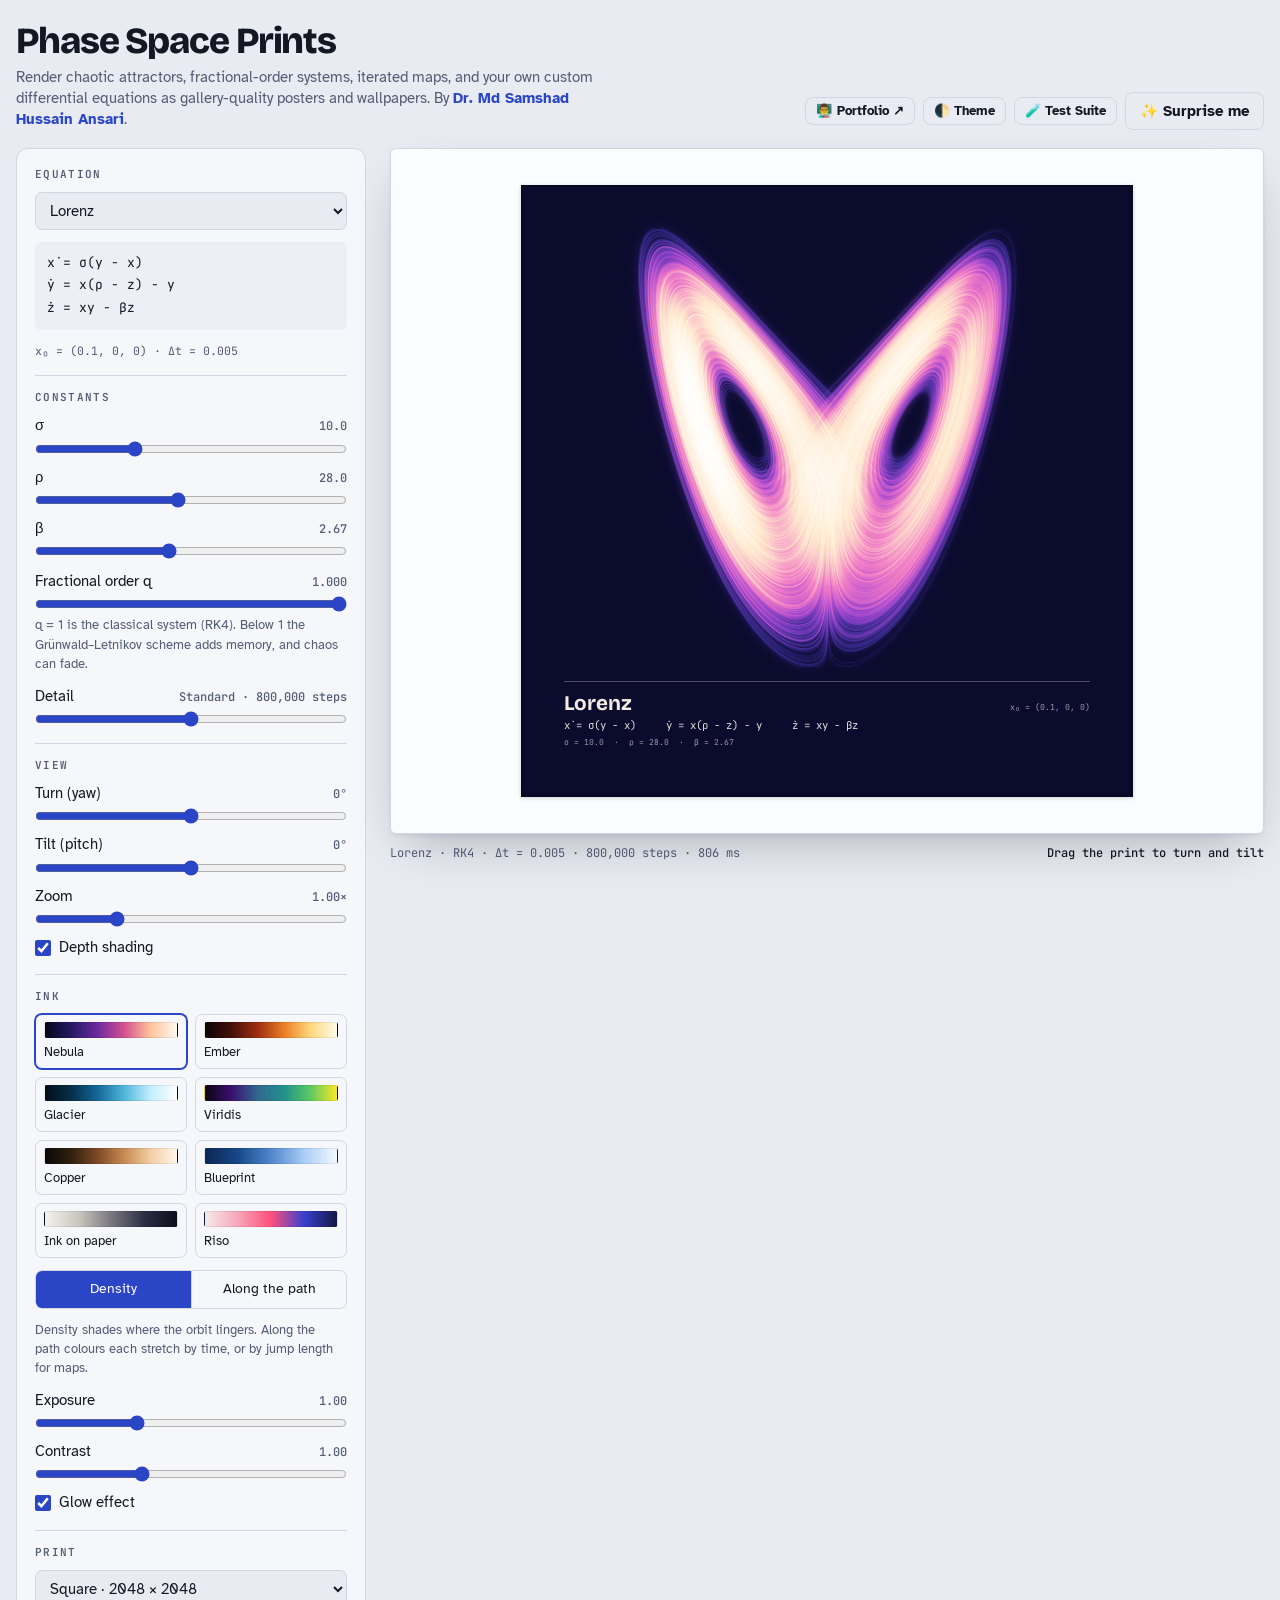
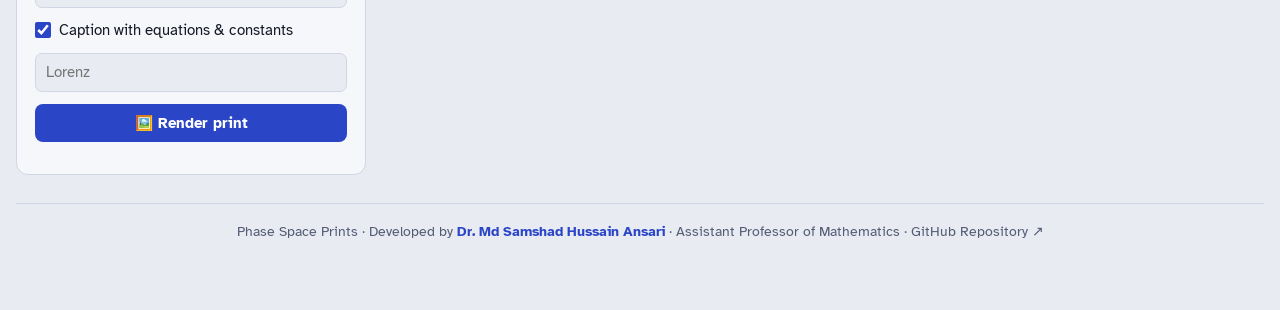
<file: phase-space-prints/index.html>
<!doctype html>
<html lang="en">
<head>
<meta charset="utf-8">
<meta name="viewport" content="width=device-width, initial-scale=1, viewport-fit=cover">
<title>Phase Space Prints — Mathematical Dynamical Systems Art</title>
<link rel="preconnect" href="https://fonts.googleapis.com">
<link rel="preconnect" href="https://fonts.gstatic.com" crossorigin>
<link rel="stylesheet" href="https://fonts.googleapis.com/css2?family=Atkinson+Hyperlegible:ital,wght@0,400;0,700;1,400&family=Bricolage+Grotesque:opsz,wght@12..96,500;12..96,700;12..96,800&family=JetBrains+Mono:wght@400;500;600&display=swap">

<style>
/* ─────────────────────────────────────────────────────────────────────────────
   CSS Custom Properties & Themes
   ───────────────────────────────────────────────────────────────────────────── */
:root {
  --bg: #e8ebf1;
  --surface: #f6f7fa;
  --well: #eceff5;
  --mat: #fbfcfd;
  --ink: #141824;
  --muted: #535c75;
  --line: #d0d6e3;
  --accent: #2b45c7;
  --accent-ink: #ffffff;
  --warn-bg: #fdf0e6;
  --warn-ink: #87380c;
  --warn-line: #f4cbb3;
  --success-bg: #eafaf1;
  --success-ink: #0e6235;
  --scrim: rgba(12, 16, 28, 0.65);
  --shadow: 0 2px 4px rgba(18, 22, 40, 0.06), 0 20px 48px -18px rgba(18, 22, 40, 0.32);
  --f-display: "Bricolage Grotesque", "Segoe UI", -apple-system, system-ui, sans-serif;
  --f-body: "Atkinson Hyperlegible", -apple-system, BlinkMacSystemFont, "Segoe UI", sans-serif;
  --f-mono: "JetBrains Mono", ui-monospace, "SFMono-Regular", Menlo, Consolas, monospace;
}

@media (prefers-color-scheme: dark) {
  :root:not([data-theme="light"]) {
    --bg: #0b0e17;
    --surface: #131724;
    --well: #191e30;
    --mat: #181d2e;
    --ink: #e3e7f5;
    --muted: #8d95af;
    --line: #262e46;
    --accent: #8b9eff;
    --accent-ink: #080c1a;
    --warn-bg: #351c10;
    --warn-ink: #f8c19b;
    --warn-line: #5a2e19;
    --success-bg: #102d1d;
    --success-ink: #9de3b6;
    --scrim: rgba(0, 0, 0, 0.78);
    --shadow: 0 2px 4px rgba(0, 0, 0, 0.5), 0 20px 48px -18px rgba(0, 0, 0, 0.9);
    color-scheme: dark;
  }
}

:root[data-theme="dark"] {
  --bg: #0b0e17;
  --surface: #131724;
  --well: #191e30;
  --mat: #181d2e;
  --ink: #e3e7f5;
  --muted: #8d95af;
  --line: #262e46;
  --accent: #8b9eff;
  --accent-ink: #080c1a;
  --warn-bg: #351c10;
  --warn-ink: #f8c19b;
  --warn-line: #5a2e19;
  --success-bg: #102d1d;
  --success-ink: #9de3b6;
  --scrim: rgba(0, 0, 0, 0.78);
  --shadow: 0 2px 4px rgba(0, 0, 0, 0.5), 0 20px 48px -18px rgba(0, 0, 0, 0.9);
  color-scheme: dark;
}

:root[data-theme="light"] {
  --bg: #e8ebf1;
  --surface: #f6f7fa;
  --well: #eceff5;
  --mat: #fbfcfd;
  --ink: #141824;
  --muted: #535c75;
  --line: #d0d6e3;
  --accent: #2b45c7;
  --accent-ink: #ffffff;
  --warn-bg: #fdf0e6;
  --warn-ink: #87380c;
  --warn-line: #f4cbb3;
  --success-bg: #eafaf1;
  --success-ink: #0e6235;
  --scrim: rgba(12, 16, 28, 0.65);
  --shadow: 0 2px 4px rgba(18, 22, 40, 0.06), 0 20px 48px -18px rgba(18, 22, 40, 0.32);
  color-scheme: light;
}

* { box-sizing: border-box; }
body {
  margin: 0;
  background: var(--bg);
  color: var(--ink);
  font-family: var(--f-body);
  font-size: 14.5px;
  line-height: 1.45;
  padding-inline: 16px;
  padding-bottom: 50px;
}

/* Header & Top Bar */
.top {
  max-width: 1440px;
  margin: 0 auto;
  padding: 22px 0 18px;
  display: flex;
  align-items: flex-end;
  justify-content: space-between;
  gap: 14px 20px;
  flex-wrap: wrap;
}
.brand h1 {
  font-family: var(--f-display);
  font-weight: 800;
  font-size: clamp(1.6rem, 3.4vw, 2.3rem);
  letter-spacing: -0.03em;
  line-height: 1.05;
  margin: 0;
}
.brand p {
  margin: 6px 0 0;
  color: var(--muted);
  max-width: 58ch;
  text-wrap: pretty;
}
.top-actions {
  display: flex;
  align-items: center;
  gap: 8px;
}

/* Main Layout Grid */
.layout {
  max-width: 1440px;
  margin: 0 auto;
  display: grid;
  grid-template-columns: 350px minmax(0, 1fr);
  grid-template-areas: "panel stage";
  gap: 24px;
  align-items: start;
}
.stage {
  grid-area: stage;
  position: sticky;
  top: calc(env(safe-area-inset-top, 0px) + 14px);
  min-width: 0;
  display: grid;
  gap: 10px;
}
.panel {
  grid-area: panel;
  background: var(--surface);
  border: 1px solid var(--line);
  border-radius: 12px;
  padding: 4px 18px 16px;
  min-width: 0;
}

/* Mobile: Plate first! */
@media (max-width: 880px) {
  .layout {
    grid-template-columns: minmax(0, 1fr);
    grid-template-areas: "stage" "panel";
    gap: 20px;
  }
  .stage { position: static; }
}

/* Mat Board & Canvas Plate */
.mat {
  position: relative;
  background: var(--mat);
  border: 1px solid var(--line);
  border-radius: 6px;
  box-shadow: var(--shadow);
  padding: clamp(14px, 3.2vw, 36px);
  display: flex;
  justify-content: center;
  align-items: center;
  min-height: 220px;
}
#plate {
  display: block;
  touch-action: none;
  cursor: grab;
  box-shadow: 0 1px 4px rgba(0, 0, 0, 0.18);
  max-width: 100%;
}
#plate:active { cursor: grabbing; }

/* Progress bar inside mat */
.prog {
  position: absolute;
  left: clamp(14px, 3.2vw, 36px);
  right: clamp(14px, 3.2vw, 36px);
  bottom: 10px;
  display: grid;
  gap: 4px;
}
.prog-track {
  height: 4px;
  background: var(--line);
  border-radius: 2px;
  overflow: hidden;
}
.prog-bar {
  height: 100%;
  width: 0;
  background: var(--accent);
  transition: width 0.12s linear;
}
.prog span {
  font: 500 11px/1 var(--f-mono);
  color: var(--muted);
}

.readout {
  display: flex;
  flex-wrap: wrap;
  justify-content: space-between;
  gap: 4px 16px;
  font: 400 12px/1.5 var(--f-mono);
  color: var(--muted);
  font-variant-numeric: tabular-nums;
}
.readout .hint { color: var(--ink); font-weight: 500; }

.warn {
  margin: 0;
  background: var(--warn-bg);
  color: var(--warn-ink);
  border: 1px solid var(--warn-line);
  border-radius: 6px;
  padding: 8px 12px;
  font-size: 0.88rem;
  font-weight: 500;
}
.warn.success {
  background: var(--success-bg);
  color: var(--success-ink);
  border-color: var(--success-ink);
}

/* Control Groups */
.grp {
  display: grid;
  gap: 12px;
  padding-block: 16px;
  border-top: 1px solid var(--line);
}
.grp:first-child { border-top: 0; }
.grp h2 {
  margin: 0;
  font: 600 11px/1 var(--f-mono);
  letter-spacing: 0.12em;
  text-transform: uppercase;
  color: var(--muted);
}

select, input[type="text"], textarea {
  width: 100%;
  font: inherit;
  color: var(--ink);
  background: var(--bg);
  border: 1px solid var(--line);
  border-radius: 7px;
  padding: 8px 10px;
}
select:focus-visible, input:focus-visible, textarea:focus-visible, button:focus-visible {
  outline: 2px solid var(--accent);
  outline-offset: 2px;
}

.eq {
  font: 400 13px/1.75 var(--f-mono);
  background: var(--well);
  border-radius: 6px;
  padding: 10px 12px;
  overflow-x: auto;
  white-space: nowrap;
}
.eq sup { font-size: 0.72em; }
.eqmeta {
  font: 400 11.5px/1.5 var(--f-mono);
  color: var(--muted);
}

/* Custom Equations Form */
.custom-box {
  display: grid;
  gap: 10px;
  background: var(--well);
  border: 1px solid var(--line);
  border-radius: 8px;
  padding: 12px;
}
.custom-row {
  display: grid;
  gap: 4px;
}
.custom-row label {
  font: 500 12px var(--f-mono);
  color: var(--muted);
}
.custom-row input {
  font-family: var(--f-mono);
  font-size: 13px;
}
.custom-row small {
  font-size: 11px;
  color: var(--muted);
}

.ctls { display: grid; gap: 10px; }
.ctl { display: grid; gap: 4px; }
.ctl-head {
  display: flex;
  justify-content: space-between;
  align-items: baseline;
  gap: 8px;
}
.ctl-head label { font-size: 0.92rem; }
.ctl-head output {
  font: 500 12px/1 var(--f-mono);
  color: var(--muted);
  font-variant-numeric: tabular-nums;
}
.note {
  margin: 0;
  font-size: 0.82rem;
  color: var(--muted);
  text-wrap: pretty;
}
input[type="range"] {
  width: 100%;
  accent-color: var(--accent);
  margin: 0;
  cursor: pointer;
}
.check {
  display: flex;
  align-items: center;
  gap: 8px;
  font-size: 0.92rem;
  cursor: pointer;
}
.check input {
  accent-color: var(--accent);
  width: 16px;
  height: 16px;
  margin: 0;
}

/* Swatches */
.swatches {
  display: grid;
  grid-template-columns: repeat(2, minmax(0, 1fr));
  gap: 8px;
}
.sw {
  display: grid;
  gap: 6px;
  padding: 7px 8px 8px;
  border: 1px solid var(--line);
  border-radius: 7px;
  background: var(--surface);
  color: var(--ink);
  font: 500 0.82rem var(--f-body);
  text-align: left;
  cursor: pointer;
  transition: border-color 0.15s;
}
.sw .strip {
  height: 16px;
  border-radius: 3px;
  border: 1px solid rgba(0,0,0,0.08);
}
.sw[aria-pressed="true"] {
  border-color: var(--accent);
  box-shadow: 0 0 0 1px var(--accent);
}

/* Segmented Control */
.seg {
  display: grid;
  grid-template-columns: 1fr 1fr;
  border: 1px solid var(--line);
  border-radius: 7px;
  overflow: hidden;
}
.seg input {
  position: absolute;
  opacity: 0;
  pointer-events: none;
}
.seg label {
  padding: 8px 6px;
  text-align: center;
  font-size: 0.88rem;
  cursor: pointer;
  font-weight: 500;
}
.seg label + input + label, .seg input + label ~ label {
  border-left: 1px solid var(--line);
}
.seg input:checked + label {
  background: var(--accent);
  color: var(--accent-ink);
}

/* Buttons */
.btn {
  font: 700 0.92rem var(--f-body);
  padding: 9px 14px;
  border-radius: 8px;
  border: 1px solid transparent;
  cursor: pointer;
  transition: all 0.12s ease;
}
.btn.primary {
  background: var(--accent);
  color: var(--accent-ink);
  width: 100%;
}
.btn.primary:hover { opacity: 0.92; }
.btn.ghost {
  background: transparent;
  border-color: var(--line);
  color: var(--ink);
}
.btn.ghost:hover { border-color: var(--muted); }
.btn-sm {
  padding: 5px 10px;
  font-size: 0.82rem;
}
.top-actions .btn { white-space: nowrap; }

/* Elements marked `hidden` must stay hidden even when a class gives them display:flex/grid */
[hidden] { display: none !important; }

/* Modal */
.modal {
  position: fixed;
  inset: 0;
  background: var(--scrim);
  display: flex;
  align-items: center;
  justify-content: center;
  padding: 16px;
  z-index: 100;
  backdrop-filter: blur(4px);
}
.sheet {
  width: 100%;
  max-width: 960px;
  max-height: 92vh;
  overflow: auto;
  background: var(--surface);
  border: 1px solid var(--line);
  border-radius: 14px;
  padding: 20px 22px;
  display: grid;
  gap: 14px;
  box-shadow: var(--shadow);
}
.sheet-head {
  display: flex;
  justify-content: space-between;
  align-items: center;
  gap: 12px;
}
.sheet-head h3 {
  margin: 0;
  font: 700 1.3rem var(--f-display);
  letter-spacing: -0.01em;
}
#mStatus {
  margin: 0;
  font: 500 12px var(--f-mono);
  color: var(--muted);
}
.mimg {
  background: var(--well);
  border-radius: 8px;
  padding: 12px;
  display: flex;
  justify-content: center;
  border: 1px solid var(--line);
}
#mImg {
  display: block;
  max-height: 56vh;
  max-width: 100%;
  object-fit: contain;
  box-shadow: 0 2px 8px rgba(0,0,0,0.15);
}
.mhelp {
  margin: 0;
  font-size: 0.92rem;
}
.recipe {
  display: flex;
  flex-wrap: wrap;
  gap: 8px;
  align-items: center;
}
.recipe code {
  flex: 1 1 260px;
  min-width: 0;
  font: 400 11.5px/1.5 var(--f-mono);
  background: var(--well);
  border: 1px solid var(--line);
  padding: 8px 10px;
  border-radius: 6px;
  overflow-wrap: anywhere;
  user-select: all;
}

/* Test suite log modal */
#testLog {
  background: var(--well);
  font: 400 12px/1.6 var(--f-mono);
  padding: 12px;
  border-radius: 6px;
  max-height: 50vh;
  overflow-y: auto;
  white-space: pre-wrap;
}

.sr {
  position: absolute;
  width: 1px;
  height: 1px;
  overflow: hidden;
  clip: rect(0 0 0 0);
  white-space: nowrap;
}
@media (prefers-reduced-motion: reduce) {
  .prog-bar { transition: none; }
}
</style>
</head>
<body>

<header class="top">
  <div class="brand">
    <h1>Phase Space Prints</h1>
    <p>Render chaotic attractors, fractional-order systems, iterated maps, and your own custom differential equations as gallery-quality posters and wallpapers. By <a href="https://mdsamhussain1996.github.io/" target="_blank" rel="noopener noreferrer" style="color:var(--accent);text-decoration:none;font-weight:600;">Dr. Md Samshad Hussain Ansari</a>.</p>
  </div>
  <div class="top-actions">
    <a href="https://mdsamhussain1996.github.io/" target="_blank" rel="noopener noreferrer" class="btn ghost btn-sm" style="text-decoration:none;display:inline-flex;align-items:center;gap:5px;" title="Visit Dr. Md Samshad Hussain Ansari's Academic Portfolio">
      <span>👨‍🏫</span> Portfolio ↗
    </a>
    <button class="btn ghost btn-sm" id="themeToggle" type="button" title="Toggle light/dark theme">🌓 Theme</button>
    <button class="btn ghost btn-sm" id="testSuiteBtn" type="button" title="Run in-browser unit tests">🧪 Test Suite</button>
    <button class="btn ghost" id="surprise" type="button">✨ Surprise me</button>
  </div>
</header>

<main class="layout">
  <!-- Right (or top on mobile): Plate Stage -->
  <section class="stage" aria-label="Print preview">
    <div class="mat" id="mat">
      <canvas id="plate" role="img" aria-label="Rendered dynamical system"></canvas>
      <div class="prog" id="prog" hidden>
        <div class="prog-track"><div class="prog-bar" id="progBar"></div></div>
        <span id="progText">Integrating…</span>
      </div>
    </div>
    <div class="readout">
      <span id="readout">Preparing…</span>
      <span class="hint" id="hint">Drag the print to rotate</span>
    </div>
    <p class="warn" id="warn" role="status" hidden></p>
  </section>

  <!-- Left: Control Panel -->
  <aside class="panel" aria-label="Controls">
    <!-- 1. Equation -->
    <section class="grp">
      <h2>Equation</h2>
      <label for="sys" class="sr">System</label>
      <select id="sys"></select>
      
      <!-- Custom Model Form (Visible when 'custom' is selected) -->
      <div class="custom-box" id="customBox" hidden>
        <div class="custom-row">
          <label for="cName">Model Name</label>
          <input type="text" id="cName" value="Nosé–Hoover (Sprott A)">
        </div>
        <div class="custom-row">
          <label for="cEqX">ẋ = f(x, y, z, t)</label>
          <input type="text" id="cEqX" value="y">
        </div>
        <div class="custom-row">
          <label for="cEqY">ẏ = f(x, y, z, t)</label>
          <input type="text" id="cEqY" value="-x + y*z">
        </div>
        <div class="custom-row">
          <label for="cEqZ">ż = f(x, y, z, t) <small>(blank for 2-D)</small></label>
          <input type="text" id="cEqZ" value="a - y^2">
        </div>
        <div class="custom-row">
          <label for="cConst">Constants <small>(e.g. a = 1 or σ = 10, ρ = 28)</small></label>
          <input type="text" id="cConst" value="a = 1">
        </div>
        <div class="custom-row">
          <label for="cX0">Initial State (x₀, y₀, z₀)</label>
          <input type="text" id="cX0" value="0, 5, 0">
        </div>
        <div class="custom-row">
          <label for="cDt">Time Step Δt (0 &lt; Δt ≤ 0.5)</label>
          <input type="text" id="cDt" value="0.01">
        </div>
        <button class="btn ghost btn-sm" id="cCompile" type="button">Update Model</button>
      </div>

      <div class="eq" id="eq"></div>
      <div class="eqmeta" id="eqmeta"></div>
    </section>

    <!-- 2. Constants -->
    <section class="grp">
      <h2>Constants</h2>
      <div class="ctls" id="params"></div>
      
      <div class="ctl" id="qWrap">
        <div class="ctl-head">
          <label for="q">Fractional order q</label>
          <output id="qOut" for="q">1.000</output>
        </div>
        <input type="range" id="q" min="0.8" max="1" step="0.001" value="1">
        <p class="note">q = 1 is the classical system (RK4). Below 1 the Grünwald–Letnikov scheme adds memory, and chaos can fade.</p>
      </div>

      <div class="ctl">
        <div class="ctl-head">
          <label for="detail">Detail</label>
          <output id="detailOut" for="detail">Standard</output>
        </div>
        <input type="range" id="detail" min="0" max="4" step="1" value="2">
      </div>

      <button class="btn ghost" id="shuffle" type="button" hidden>🎲 Shuffle constants</button>
    </section>

    <!-- 3. View -->
    <section class="grp">
      <h2>View</h2>
      <div class="ctls">
        <div class="ctl">
          <div class="ctl-head">
            <label for="yaw">Turn (yaw)</label>
            <output id="yawOut" for="yaw">0°</output>
          </div>
          <input type="range" id="yaw" min="-180" max="180" step="0.5" value="0">
        </div>
        <div class="ctl" id="pitchWrap">
          <div class="ctl-head">
            <label for="pitch">Tilt (pitch)</label>
            <output id="pitchOut" for="pitch">0°</output>
          </div>
          <input type="range" id="pitch" min="-90" max="90" step="0.5" value="0">
        </div>
        <div class="ctl">
          <div class="ctl-head">
            <label for="zoom">Zoom</label>
            <output id="zoomOut" for="zoom">1.00×</output>
          </div>
          <input type="range" id="zoom" min="0.5" max="2.5" step="0.01" value="1">
        </div>
        <label class="check" id="depthWrap"><input type="checkbox" id="depth" checked> Depth shading</label>
      </div>
    </section>

    <!-- 4. Ink -->
    <section class="grp">
      <h2>Ink</h2>
      <div class="swatches" id="swatches"></div>
      
      <div class="seg" role="radiogroup" aria-label="Colouring">
        <input type="radio" name="mode" id="modeD" value="density" checked>
        <label for="modeD">Density</label>
        <input type="radio" name="mode" id="modeP" value="path">
        <label for="modeP">Along the path</label>
      </div>
      <p class="note">Density shades where the orbit lingers. Along the path colours each stretch by time, or by jump length for maps.</p>

      <div class="ctls">
        <div class="ctl">
          <div class="ctl-head">
            <label for="exposure">Exposure</label>
            <output id="exposureOut" for="exposure">1.00</output>
          </div>
          <input type="range" id="exposure" min="0.3" max="2.5" step="0.01" value="1">
        </div>
        <div class="ctl">
          <div class="ctl-head">
            <label for="contrast">Contrast</label>
            <output id="contrastOut" for="contrast">1.00</output>
          </div>
          <input type="range" id="contrast" min="0.4" max="2.2" step="0.01" value="1">
        </div>
        <label class="check"><input type="checkbox" id="glow" checked> Glow effect</label>
      </div>
    </section>

    <!-- 5. Print -->
    <section class="grp">
      <h2>Print</h2>
      <label for="format" class="sr">Format</label>
      <select id="format"></select>
      
      <label class="check"><input type="checkbox" id="caption" checked> Caption with equations &amp; constants</label>
      
      <div class="ctl">
        <label for="title" class="sr">Caption title</label>
        <input type="text" id="title" placeholder="Caption title (defaults to model name)" maxlength="60">
      </div>
      
      <button class="btn primary" id="render" type="button">🖼️ Render print</button>
    </section>
  </aside>
</main>

<footer style="max-width:1440px;margin:28px auto 0;text-align:center;padding:18px 0;border-top:1px solid var(--line);font-size:0.88rem;color:var(--muted);">
  Phase Space Prints · Developed by <a href="https://mdsamhussain1996.github.io/" target="_blank" rel="noopener noreferrer" style="color:var(--accent);text-decoration:none;font-weight:600;">Dr. Md Samshad Hussain Ansari</a> · Assistant Professor of Mathematics · <a href="https://github.com/mdsamhussain1996/phase-space-prints" target="_blank" rel="noopener noreferrer" style="color:var(--muted);text-decoration:none;">GitHub Repository ↗</a>
</footer>

<!-- High-Res Print Export Modal -->
<div class="modal" id="modal" hidden>
  <div class="sheet" role="dialog" aria-modal="true" aria-labelledby="mTitle">
    <div class="sheet-head">
      <h3 id="mTitle">Your High-Resolution Print</h3>
      <button class="btn ghost btn-sm" id="mClose" type="button">✕ Close</button>
    </div>
    <p id="mStatus">Preparing render…</p>
    <div class="mimg">
      <img id="mImg" alt="Full-resolution render of the print" hidden>
    </div>
    <p class="mhelp">Right-click the image and choose <strong>Save image as…</strong> On a mobile phone or tablet, press and hold to save.</p>
    <div class="recipe">
      <code id="recipe"></code>
      <button class="btn ghost btn-sm" id="copyRecipe" type="button">📋 Copy recipe</button>
    </div>
  </div>
</div>

<!-- Test Suite Modal -->
<div class="modal" id="testModal" hidden>
  <div class="sheet" role="dialog" aria-modal="true" aria-labelledby="tTitle">
    <div class="sheet-head">
      <h3 id="tTitle">🧪 Automated Unit Test Suite</h3>
      <button class="btn ghost btn-sm" id="tClose" type="button">✕ Close</button>
    </div>
    <div id="testLog">Running unit tests…</div>
  </div>
</div>

<script>
(() => {
'use strict';
const PI = Math.PI;
const P = (k, label, min, max, step, v) => ({ k, label, min, max, step, v });
const DOT = { x: 'ẋ', y: 'ẏ', z: 'ż' };

/* ─────────────────────────────────────────────────────────────────────────────
   1. Built-in Dynamical Systems
   ───────────────────────────────────────────────────────────────────────────── */
const SYS = {
  lorenz: {
    group: 'Strange attractors', name: 'Lorenz', kind: 'ode', frac: true, vars: ['x', 'y', 'z'],
    params: [P('s', 'σ', 1, 30, 0.1, 10), P('r', 'ρ', 1, 60, 0.1, 28), P('b', 'β', 0.2, 6, 0.01, 8/3)],
    rhs: ['σ(y − x)', 'x(ρ − z) − y', 'xy − βz'],
    f: (x, y, z, t, p, o) => { o[0] = p.s * (y - x); o[1] = x * (p.r - z) - y; o[2] = x * y - p.b * z; },
    x0: [0.1, 0, 0], dt: 0.005, h: 0.005, view: [0, 0, 1]
  },
  rossler: {
    group: 'Strange attractors', name: 'Rössler', kind: 'ode', frac: true, vars: ['x', 'y', 'z'],
    params: [P('a', 'a', 0.05, 0.5, 0.005, 0.2), P('b', 'b', 0.05, 2, 0.01, 0.2), P('c', 'c', 2, 14, 0.05, 5.7)],
    rhs: ['−y − z', 'x + ay', 'b + z(x − c)'],
    f: (x, y, z, t, p, o) => { o[0] = -y - z; o[1] = x + p.a * y; o[2] = p.b + z * (x - p.c); },
    x0: [1, 1, 0], dt: 0.02, h: 0.01, view: [0.4, -1.15, 1]
  },
  aizawa: {
    group: 'Strange attractors', name: 'Aizawa', kind: 'ode', frac: true, vars: ['x', 'y', 'z'],
    params: [P('a', 'a', 0.5, 1.2, 0.005, 0.95), P('b', 'b', 0.4, 1, 0.005, 0.7), P('c', 'c', 0.3, 0.9, 0.005, 0.6),
             P('d', 'd', 1, 5, 0.01, 3.5), P('e', 'e', 0, 0.5, 0.005, 0.25), P('f', 'f', 0, 0.3, 0.005, 0.1)],
    rhs: ['(z − b)x − dy', 'dx + (z − b)y', 'c + az − z³/3 − (x² + y²)(1 + ez) + fzx³'],
    f: (x, y, z, t, p, o) => {
      o[0] = (z - p.b) * x - p.d * y;
      o[1] = p.d * x + (z - p.b) * y;
      o[2] = p.c + p.a * z - (z * z * z) / 3 - (x * x + y * y) * (1 + p.e * z) + p.f * z * x * x * x;
    },
    x0: [0.1, 0, 0], dt: 0.01, h: 0.01, view: [0.3, -0.3, 1]
  },
  thomas: {
    group: 'Strange attractors', name: 'Thomas', kind: 'ode', frac: true, vars: ['x', 'y', 'z'],
    params: [P('b', 'b', 0.1, 0.32, 0.001, 0.208186)],
    rhs: ['sin y − bx', 'sin z − by', 'sin x − bz'],
    f: (x, y, z, t, p, o) => { o[0] = Math.sin(y) - p.b * x; o[1] = Math.sin(z) - p.b * y; o[2] = Math.sin(x) - p.b * z; },
    x0: [1.1, 1.1, -0.01], dt: 0.05, h: 0.05, view: [0.75, -0.62, 1]
  },
  halvorsen: {
    group: 'Strange attractors', name: 'Halvorsen', kind: 'ode', frac: true, vars: ['x', 'y', 'z'],
    params: [P('a', 'a', 1.3, 2.4, 0.01, 1.89)],
    rhs: ['−ax − 4y − 4z − y²', '−ay − 4z − 4x − z²', '−az − 4x − 4y − x²'],
    f: (x, y, z, t, p, o) => {
      o[0] = -p.a * x - 4 * y - 4 * z - y * y;
      o[1] = -p.a * y - 4 * z - 4 * x - z * z;
      o[2] = -p.a * z - 4 * x - 4 * y - x * x;
    },
    x0: [-1.48, -1.51, 2.04], dt: 0.005, h: 0.005, view: [0.79, -0.96, 1]
  },
  dadras: {
    group: 'Strange attractors', name: 'Dadras', kind: 'ode', frac: true, vars: ['x', 'y', 'z'],
    params: [P('a', 'a', 1, 5, 0.01, 3), P('b', 'b', 1, 4, 0.01, 2.7), P('c', 'c', 0.5, 3, 0.01, 1.7), P('d', 'd', 1, 4, 0.01, 2), P('e', 'e', 4, 12, 0.05, 9)],
    rhs: ['y − ax + byz', 'cy − xz + z', 'dxy − ez'],
    f: (x, y, z, t, p, o) => { o[0] = y - p.a * x + p.b * y * z; o[1] = p.c * y - x * z + z; o[2] = p.d * x * y - p.e * z; },
    x0: [1.1, 2.1, -2], dt: 0.005, h: 0.005, view: [0.4, -0.6, 1]
  },
  chen: {
    group: 'Strange attractors', name: 'Chen', kind: 'ode', frac: true, vars: ['x', 'y', 'z'],
    params: [P('a', 'a', 20, 45, 0.1, 35), P('b', 'b', 1, 6, 0.01, 3), P('c', 'c', 15, 35, 0.1, 28)],
    rhs: ['a(y − x)', '(c − a)x − xz + cy', 'xy − bz'],
    f: (x, y, z, t, p, o) => { o[0] = p.a * (y - x); o[1] = (p.c - p.a) * x - x * z + p.c * y; o[2] = x * y - p.b * z; },
    x0: [-0.1, 0.5, -0.6], dt: 0.002, h: 0.005, view: [0, 0, 1]
  },

  /* Fractional Presets */
  fLorenz:  { group: 'Fractional-order', name: 'Fractional Lorenz (q = 0.995)', base: 'lorenz', q: 0.995 },
  fChen:    { group: 'Fractional-order', name: 'Fractional Chen (q = 0.9)', base: 'chen', q: 0.9 },
  fRossler: { group: 'Fractional-order', name: 'Fractional Rössler (q = 0.9)', base: 'rossler', q: 0.9, p: { a: 0.5, b: 0.2, c: 10 } },

  /* Iterated Maps */
  clifford: {
    group: 'Iterated maps', name: 'Clifford map', kind: 'map',
    params: [P('a', 'a', -3, 3, 0.001, -1.4), P('b', 'b', -3, 3, 0.001, 1.6), P('c', 'c', -2, 2, 0.001, 1.0), P('d', 'd', -2, 2, 0.001, 0.7)],
    lines: ['xₙ₊₁ = sin(a yₙ) + c cos(a xₙ)', 'yₙ₊₁ = sin(b xₙ) + d cos(b yₙ)'],
    step: (x, y, p, o) => { o[0] = Math.sin(p.a * y) + p.c * Math.cos(p.a * x); o[1] = Math.sin(p.b * x) + p.d * Math.cos(p.b * y); },
    start: '(x₀, y₀) = (0.1, 0.1)', view: [0, 0, 1]
  },
  dejong: {
    group: 'Iterated maps', name: 'Peter de Jong map', kind: 'map',
    params: [P('a', 'a', -3, 3, 0.001, 1.4), P('b', 'b', -3, 3, 0.001, -2.3), P('c', 'c', -3, 3, 0.001, 2.4), P('d', 'd', -3, 3, 0.001, -2.1)],
    lines: ['xₙ₊₁ = sin(a yₙ) − cos(b xₙ)', 'yₙ₊₁ = sin(c xₙ) − cos(d yₙ)'],
    step: (x, y, p, o) => { o[0] = Math.sin(p.a * y) - Math.cos(p.b * x); o[1] = Math.sin(p.c * x) - Math.cos(p.d * y); },
    start: '(x₀, y₀) = (0.1, 0.1)', view: [0, 0, 1]
  },

  /* Forced Oscillators */
  duffing: {
    group: 'Forced oscillators', name: 'Ueda–Duffing section', kind: 'poincare',
    params: [P('d', 'δ', 0, 0.5, 0.005, 0.05), P('a', 'α', -1.5, 1.5, 0.01, 0), P('b', 'β', 0.1, 2, 0.01, 1), P('g', 'γ', 0, 12, 0.05, 7.5), P('w', 'ω', 0.4, 2, 0.01, 1)],
    lines: ['ẍ + δẋ + αx + βx³ = γ cos ωt', 'sampled once per forcing period (Poincaré section)'],
    start: '(x₀, ẋ₀) = (1, 0) · 120 RK4 steps per period', view: [0, 0, 1]
  },

  /* Phase Portraits */
  vdp: {
    group: 'Phase portraits', name: 'Van der Pol flow', kind: 'flow',
    params: [P('m', 'μ', 0.1, 4, 0.05, 1.5)],
    lines: ['ẋ = y', 'ẏ = μ(1 − x²)y − x'],
    f2: (x, y, p, o) => { o[0] = y; o[1] = p.m * (1 - x * x) * y - x; },
    dom: [-4, 4, -4, 4], S: 700, dt: 0.012, view: [0, 0, 1]
  },
  pendulum: {
    group: 'Phase portraits', name: 'Damped pendulum flow', kind: 'flow',
    params: [P('b', 'b', 0, 0.8, 0.005, 0.15)],
    lines: ['θ̇ = ω', 'ω̇ = −bω − sin θ'],
    f2: (x, y, p, o) => { o[0] = y; o[1] = -p.b * y - Math.sin(x); },
    dom: [-2 * PI, 2 * PI, -3, 3], S: 1600, dt: 0.01, view: [0, 0, 1]
  },

  /* Custom Model Placeholder */
  custom: {
    group: 'Custom models', name: 'Write your own equations', kind: 'ode', frac: true, isCustom: true,
    vars: ['x', 'y', 'z'], params: [], rhs: [], f: null, x0: [0, 5, 0], dt: 0.01, h: 0.01, view: [0, 0, 1]
  }
};

const GROUPS = ['Strange attractors', 'Fractional-order', 'Iterated maps', 'Forced oscillators', 'Phase portraits', 'Custom models'];

const PALETTES = {
  nebula:    { name: 'Nebula',       stops: ['#06061a', '#241a63', '#6d2aa0', '#d4508f', '#ffc49b', '#fff8ee'] },
  ember:     { name: 'Ember',        stops: ['#0a0503', '#45100a', '#9e2f0e', '#ec7f24', '#ffd77d', '#fffbe9'] },
  glacier:   { name: 'Glacier',      stops: ['#020d17', '#072f4a', '#14689a', '#4fb6d9', '#c3eeff', '#ffffff'] },
  viridis:   { name: 'Viridis',      stops: ['#0b0410', '#3b0f70', '#31688e', '#21918c', '#5ec962', '#fde725'] },
  copper:    { name: 'Copper',       stops: ['#090706', '#33200f', '#7d4a28', '#c98a52', '#f2cfa3', '#fff6ea'] },
  blueprint: { name: 'Blueprint',    stops: ['#0c2752', '#174789', '#4f86cc', '#a9cdf5', '#f4f9ff'] },
  ink:       { name: 'Ink on paper', stops: ['#f4f2ec', '#cbc8c0', '#7a7880', '#2c2f45', '#0c0e1c'] },
  riso:      { name: 'Riso',         stops: ['#f6ebe6', '#f7a6b9', '#ff4f7b', '#3a3fd0', '#141743'] },
};

const FORMATS = {
  square:  { name: 'Square · 2048 × 2048',               w: 2048, h: 2048 },
  a3:      { name: 'A3 poster · 150 dpi · 1754 × 2480',    w: 1754, h: 2480 },
  a3hi:    { name: 'A3 poster · 300 dpi · 3508 × 4961',    w: 3508, h: 4961 },
  desktop: { name: 'Desktop wallpaper · 2560 × 1440',     w: 2560, h: 1440 },
  uhd:     { name: '4K wallpaper · 3840 × 2160',         w: 3840, h: 2160 },
  phone:   { name: 'Phone wallpaper · 1179 × 2556',      w: 1179, h: 2556 },
  post:    { name: 'Portrait post · 1080 × 1350',        w: 1080, h: 1350 },
};

const DETAIL = {
  rk4:      [150e3, 400e3, 800e3, 1.6e6, 3e6],
  frac:     [12e3, 25e3, 45e3, 70e3, 110e3],
  flow:     [10, 16, 24, 34, 46],
  map:      [300e3, 800e3, 1.6e6, 3.2e6, 6e6],
  poincare: [10e3, 25e3, 50e3, 100e3, 200e3],
};
const DETAIL_NAMES = ['Sketch', 'Light', 'Standard', 'Fine', 'Exhibition'];
const GL_MEMORY = 1000;

/* ─────────────────────────────────────────────────────────────────────────────
   2. Hand-Written Tokenizer & Recursive-Descent Parser (No eval / new Function)
   ───────────────────────────────────────────────────────────────────────────── */
const BUILTIN_FUNCS_1 = {
  sin: Math.sin, cos: Math.cos, tan: Math.tan, exp: Math.exp,
  log: Math.log, ln: Math.log, sqrt: Math.sqrt, abs: Math.abs,
  tanh: Math.tanh, sinh: Math.sinh, cosh: Math.cosh,
  atan: Math.atan, asin: Math.asin, acos: Math.acos,
  sign: Math.sign, floor: Math.floor
};
const BUILTIN_FUNCS_2 = {
  min: Math.min, max: Math.max, pow: Math.pow, atan2: Math.atan2,
  mod: (a, b) => ((a % b) + b) % b
};

function normalizeEquationStr(str) {
  if (!str) return '';
  return str
    .replace(/\u2212/g, '-') // Unicode minus − -> -
    .replace(/[\u00D7\u00B7]/g, '*') // × and · -> *
    .replace(/\u00F7/g, '/') // ÷ -> /
    .replace(/\u00B2/g, '^2') // ² -> ^2
    .replace(/\u00B3/g, '^3'); // ³ -> ^3
}

// Token types: NUMBER, IDENT, PLUS, MINUS, MUL, DIV, POW, LPAREN, RPAREN, COMMA
function tokenize(src, knownVars, knownConsts) {
  const norm = normalizeEquationStr(src);
  const tokens = [];
  let i = 0;
  const n = norm.length;

  while (i < n) {
    const ch = norm[i];
    if (/\s/.test(ch)) { i++; continue; }

    if (/[0-9.]/.test(ch)) {
      let numStr = '';
      while (i < n && /[0-9.]/.test(norm[i])) { numStr += norm[i++]; }
      const v = parseFloat(numStr);
      if (isNaN(v)) throw new Error(`Invalid number "${numStr}"`);
      tokens.push({ type: 'NUMBER', val: v });
      continue;
    }

    if (/[a-zA-Z_\u0370-\u03FF]/.test(ch)) { // Latin, underscore, Greek letters
      let ident = '';
      while (i < n && /[a-zA-Z0-9_\u0370-\u03FF]/.test(norm[i])) { ident += norm[i++]; }
      tokens.push({ type: 'IDENT', val: ident });
      continue;
    }

    if (ch === '+') { tokens.push({ type: 'PLUS' }); i++; continue; }
    if (ch === '-') { tokens.push({ type: 'MINUS' }); i++; continue; }
    if (ch === '*') { tokens.push({ type: 'MUL' }); i++; continue; }
    if (ch === '/') { tokens.push({ type: 'DIV' }); i++; continue; }
    if (ch === '^') { tokens.push({ type: 'POW' }); i++; continue; }
    if (ch === '(') { tokens.push({ type: 'LPAREN' }); i++; continue; }
    if (ch === ')') { tokens.push({ type: 'RPAREN' }); i++; continue; }
    if (ch === ',') { tokens.push({ type: 'COMMA' }); i++; continue; }

    throw new Error(`Unexpected character "${ch}" at position ${i + 1}`);
  }

  // Insert implicit multiplication tokens where applicable:
  // After a NUMBER, IDENT, or RPAREN, if followed by an IDENT, LPAREN, or NUMBER, insert MUL
  // Note: A function name followed by '(' is a function call, NOT implicit multiplication!
  const isFunc = tok => tok && tok.type === 'IDENT' && (tok.val in BUILTIN_FUNCS_1 || tok.val in BUILTIN_FUNCS_2);

  const expanded = [];
  for (let j = 0; j < tokens.length; j++) {
    const t = tokens[j];
    expanded.push(t);
    if (j < tokens.length - 1) {
      const next = tokens[j + 1];
      if (isFunc(t) && next.type === 'LPAREN') {
        continue;
      }
      const canEnd = (t.type === 'NUMBER' || t.type === 'IDENT' || t.type === 'RPAREN');
      const canStart = (next.type === 'IDENT' || next.type === 'LPAREN' || next.type === 'NUMBER');
      if (canEnd && canStart) {
        expanded.push({ type: 'MUL', implicit: true });
      }
    }
  }

  return expanded;
}

/**
 * Recursive-descent parser that compiles an arithmetic expression into closures
 * reading slots from a shared Float64Array.
 */
function parseExpression(tokens, slotMap, knownVars, knownConsts) {
  let pos = 0;

  function peek() { return tokens[pos] || null; }
  function consume(expectedType) {
    const t = tokens[pos];
    if (!t || (expectedType && t.type !== expectedType)) {
      const got = t ? t.type : 'end of input';
      throw new Error(`Expected ${expectedType || 'token'}, but found ${got}`);
    }
    pos++;
    return t;
  }

  // expr = term { ('+' | '-') term }
  function expr() {
    let left = term();
    while (true) {
      const next = peek();
      if (next && (next.type === 'PLUS' || next.type === 'MINUS')) {
        consume();
        const right = term();
        const isPlus = next.type === 'PLUS';
        const l = left, r = right;
        left = isPlus ? (mem => l(mem) + r(mem)) : (mem => l(mem) - r(mem));
      } else {
        break;
      }
    }
    return left;
  }

  // term = unary { ('*' | '/') unary }
  function term() {
    let left = unary();
    while (true) {
      const next = peek();
      if (next && (next.type === 'MUL' || next.type === 'DIV')) {
        consume();
        const right = unary();
        const isMul = next.type === 'MUL';
        const l = left, r = right;
        left = isMul ? (mem => l(mem) * r(mem)) : (mem => l(mem) / r(mem));
      } else {
        break;
      }
    }
    return left;
  }

  // unary = ('-' | '+') unary | power
  function unary() {
    const next = peek();
    if (next && next.type === 'MINUS') {
      consume();
      const u = unary();
      return (mem => -u(mem));
    }
    if (next && next.type === 'PLUS') {
      consume();
      return unary();
    }
    return power();
  }

  // power = primary [ '^' unary ] (right-associative)
  function power() {
    const base = primary();
    const next = peek();
    if (next && next.type === 'POW') {
      consume();
      const exponent = unary(); // right-associative recursion to unary
      const b = base, e = exponent;
      return (mem => Math.pow(b(mem), e(mem)));
    }
    return base;
  }

  // primary = number | name | function '(' args ')' | '(' expr ')'
  function primary() {
    const t = peek();
    if (!t) throw new Error('Unexpected end of expression');

    if (t.type === 'NUMBER') {
      consume();
      const num = t.val;
      return () => num;
    }

    if (t.type === 'LPAREN') {
      consume('LPAREN');
      const inner = expr();
      if (!peek() || peek().type !== 'RPAREN') {
        throw new Error('Unbalanced brackets: missing closing parenthesis ")"');
      }
      consume('RPAREN');
      return inner;
    }

    if (t.type === 'IDENT') {
      consume();
      const name = t.val;

      // Check if followed by arguments -> Function call
      if (peek() && peek().type === 'LPAREN') {
        consume('LPAREN');
        const args = [];
        if (peek() && peek().type !== 'RPAREN') {
          args.push(expr());
          while (peek() && peek().type === 'COMMA') {
            consume('COMMA');
            args.push(expr());
          }
        }
        if (!peek() || peek().type !== 'RPAREN') {
          throw new Error(`Unbalanced brackets in function call "${name}(...)"`);
        }
        consume('RPAREN');

        if (BUILTIN_FUNCS_1[name]) {
          if (args.length !== 1) throw new Error(`Function "${name}" expects 1 argument, but got ${args.length}`);
          const fn = BUILTIN_FUNCS_1[name], arg0 = args[0];
          return (mem => fn(arg0(mem)));
        }
        if (BUILTIN_FUNCS_2[name]) {
          if (args.length !== 2) throw new Error(`Function "${name}" expects 2 arguments, but got ${args.length}`);
          const fn = BUILTIN_FUNCS_2[name], arg0 = args[0], arg1 = args[1];
          return (mem => fn(arg0(mem), arg1(mem)));
        }
        throw new Error(`Unknown function "${name}"`);
      }

      // Built-in constants (pi, e)
      if ((name === 'pi' || name === 'π') && !(name in slotMap)) {
        return () => PI;
      }
      if (name === 'e' && !(name in slotMap)) {
        return () => Math.E;
      }

      // Slot reference in shared Float64Array
      if (name in slotMap) {
        const slot = slotMap[name];
        return (mem => mem[slot]);
      }

      // Targeted error detection for concatenated names (e.g. "xy")
      if (knownVars && knownConsts) {
        const allKnown = new Set([...knownVars, ...knownConsts]);
        // Check if name is composed of 2 single-letter known symbols
        if (name.length === 2 && allKnown.has(name[0]) && allKnown.has(name[1])) {
          throw new Error(`“${name}” is read as one name. Write ${name[0]}*${name[1]}.`);
        }
      }

      throw new Error(`Undefined variable or constant "${name}"`);
    }

    throw new Error(`Unexpected token ${t.type}`);
  }

  const compiled = expr();
  if (pos < tokens.length) {
    throw new Error(`Unexpected extra tokens after expression starting at "${tokens[pos].type}"`);
  }
  return compiled;
}

/**
 * Parse user-specified constant definitions: "a = 10, b = 28, c = 8/3" or "σ = 10, ρ = 28"
 */
function parseConstantsConfig(constStr) {
  if (!constStr || !constStr.trim()) return [];
  const entries = constStr.split(/[,;\n]/).map(s => s.trim()).filter(Boolean);
  const result = [];
  const seen = new Set();

  for (const entry of entries) {
    const parts = entry.split('=').map(s => s.trim());
    if (parts.length !== 2) {
      throw new Error(`Constant definition "${entry}" must be in the format "name = value"`);
    }
    const name = parts[0];
    const valExpr = parts[1];

    if (!/^[a-zA-Z_\u0370-\u03FF][a-zA-Z0-9_\u0370-\u03FF]*$/.test(name)) {
      throw new Error(`Invalid constant name "${name}"`);
    }
    if (['x', 'y', 'z', 't'].includes(name)) {
      throw new Error(`"${name}" is a reserved state variable and cannot be used as a constant`);
    }
    if (seen.has(name)) {
      throw new Error(`Duplicate constant name "${name}"`);
    }
    seen.add(name);

    // Evaluate constant value expression (can be fraction like 8/3)
    let val;
    if (valExpr.includes('/')) {
      const frac = valExpr.split('/').map(s => parseFloat(s.trim()));
      if (frac.length === 2 && !isNaN(frac[0]) && !isNaN(frac[1]) && frac[1] !== 0) {
        val = frac[0] / frac[1];
      } else {
        throw new Error(`Invalid fraction for constant ${name}: "${valExpr}"`);
      }
    } else {
      val = parseFloat(valExpr);
      if (isNaN(val)) throw new Error(`Invalid numeric value for constant ${name}: "${valExpr}"`);
    }

    result.push({ name, val });
  }

  return result;
}

/**
 * Compile full user-defined ODE system.
 */
function compileCustomModel(config) {
  const { name, eqX, eqY, eqZ, constStr, x0Str, dtStr } = config;
  const is3D = !!(eqZ && eqZ.trim());
  const vars = is3D ? ['x', 'y', 'z'] : ['x', 'y'];

  // Parse constants
  const parsedConsts = parseConstantsConfig(constStr);
  const constNames = parsedConsts.map(c => c.name);

  // Set up shared Float64Array slots
  // Slots: x:0, y:1, z:2, t:3, const0:4, const1:5, ...
  const slotMap = { x: 0, y: 1, z: 2, t: 3 };
  parsedConsts.forEach((c, idx) => {
    slotMap[c.name] = 4 + idx;
  });

  const memSize = 4 + parsedConsts.length;
  const sharedMem = new Float64Array(memSize);

  // Parse initial state x0
  const x0Parts = (x0Str || '').replace(/[()]/g, '').split(/[,;\s]+/).map(s => s.trim()).filter(Boolean);
  const reqLen = is3D ? 3 : 2;
  if (x0Parts.length !== reqLen) {
    throw new Error(`Wrong number of initial values: expected ${reqLen} numbers (${is3D ? 'x₀, y₀, z₀' : 'x₀, y₀'}), got ${x0Parts.length}`);
  }
  const x0 = x0Parts.map(s => {
    const v = parseFloat(s);
    if (isNaN(v)) throw new Error(`Invalid initial value "${s}"`);
    return v;
  });
  if (!is3D) x0.push(0); // Pad z to 0 for planar 2-D

  // Parse dt
  const dt = parseFloat(dtStr || '0.01');
  if (isNaN(dt) || dt <= 0 || dt > 0.5) {
    throw new Error(`Time step Δt must be a positive number ≤ 0.5 (got ${dtStr})`);
  }

  // Tokenize & Parse expressions
  const tokensX = tokenize(eqX, vars, constNames);
  const fnX = parseExpression(tokensX, slotMap, vars, constNames);

  const tokensY = tokenize(eqY, vars, constNames);
  const fnY = parseExpression(tokensY, slotMap, vars, constNames);

  let fnZ = null;
  if (is3D) {
    const tokensZ = tokenize(eqZ, vars, constNames);
    fnZ = parseExpression(tokensZ, slotMap, vars, constNames);
  }

  // Build RHS function
  const rhsFunc = (x, y, z, t, paramsObj, out) => {
    sharedMem[0] = x;
    sharedMem[1] = y;
    sharedMem[2] = z;
    sharedMem[3] = t;
    // Load current slider values from paramsObj
    for (let i = 0; i < parsedConsts.length; i++) {
      const cName = parsedConsts[i].name;
      sharedMem[4 + i] = (paramsObj && cName in paramsObj) ? paramsObj[cName] : parsedConsts[i].val;
    }
    out[0] = fnX(sharedMem);
    out[1] = fnY(sharedMem);
    out[2] = fnZ ? fnZ(sharedMem) : 0;
  };

  // Test evaluation at initial condition x0
  const testOut = [0, 0, 0];
  rhsFunc(x0[0], x0[1], x0[2], 0, {}, testOut);
  if (!Number.isFinite(testOut[0]) || !Number.isFinite(testOut[1]) || (is3D && !Number.isFinite(testOut[2]))) {
    throw new Error(`Non-finite right-hand side derivative at initial state x₀ = (${x0.join(', ')})`);
  }

  // Build dynamic parameter sliders
  // "Each constant becomes a slider spanning [v − |v|, v + |v|] (or [−1, 1] for zero) with a step about 1% of its size."
  const paramSliders = parsedConsts.map(c => {
    const v = c.val;
    const span = Math.abs(v) > 1e-6 ? Math.abs(v) : 1;
    const min = +(v - span).toFixed(4);
    const max = +(v + span).toFixed(4);
    const step = +(span * 0.01).toFixed(4);
    return P(c.name, c.name, min, max, Math.max(0.0001, step), v);
  });

  const rhsStrings = is3D ? [eqX, eqY, eqZ] : [eqX, eqY];

  return {
    group: 'Custom models',
    name: name || 'Custom Model',
    kind: 'ode',
    frac: true,
    isCustom: true,
    is3D,
    vars,
    params: paramSliders,
    rhs: rhsStrings,
    f: rhsFunc,
    x0,
    dt,
    h: dt,
    view: is3D ? [0, 0, 1] : [0, 0, 1]
  };
}

/* ─────────────────────────────────────────────────────────────────────────────
   3. State & Global Helpers
   ───────────────────────────────────────────────────────────────────────────── */
const state = {
  sys: 'lorenz',
  p: {},
  q: 1,
  detail: 2,
  yaw: 0,
  pitch: 0,
  zoom: 1,
  depth: true,
  palette: 'nebula',
  mode: 'density',
  exposure: 1,
  contrast: 1,
  glow: true,
  format: 'square',
  caption: true,
  title: '',
  theme: 'auto',
  customConfig: {
    name: 'Nosé–Hoover (Sprott A)',
    eqX: 'y',
    eqY: '-x + y*z',
    eqZ: 'a - y^2',
    constStr: 'a = 1',
    x0Str: '0, 5, 0',
    dtStr: '0.01'
  }
};

let cur = null;
let cache = null;
let jobId = 0;
const CANCEL = {};

const $ = id => document.getElementById(id);
const plate = $('plate');
const mat = $('mat');
const fmtInt = n => Math.round(n).toLocaleString('en-US');
function decs(step) { return step >= 1 ? 0 : Math.min(4, Math.max(0, Math.ceil(-Math.log10(step) - 1e-9))); }
const fmt = (v, step) => (+v).toFixed(decs(step)).replace(/^-/, '−');
const esc = s => (s || '').toString().replace(/[&<>"]/g, c => ({ '&': '&amp;', '<': '&lt;', '>': '&gt;', '"': '&quot;' }[c]));
const rand = (a, b) => a + Math.random() * (b - a);
const pick = arr => arr[Math.floor(Math.random() * arr.length)];

function resolve(key) {
  if (key === 'custom') {
    let customDef;
    try {
      customDef = compileCustomModel(state.customConfig);
    } catch (e) {
      console.warn('Custom model compile fallback:', e);
      // Fallback default Nosé-Hoover
      customDef = compileCustomModel({
        name: 'Nosé–Hoover (Sprott A)', eqX: 'y', eqY: '-x + y*z', eqZ: 'a - y^2', constStr: 'a = 1', x0Str: '0, 5, 0', dtStr: '0.01'
      });
    }
    return { key: 'custom', name: customDef.name, def: customDef, q: 1, over: {}, view: customDef.view };
  }

  const s = SYS[key];
  if (s.base) {
    const b = SYS[s.base];
    return { key, name: s.name, def: b, q: s.q, over: s.p || {}, view: b.view };
  }
  return { key, name: s.name, def: s, q: 1, over: {}, view: s.view || [0, 0, 1] };
}

const is3d = () => cur.def.kind === 'ode' && cur.def.vars.length === 3;
const fracActive = () => cur.def.kind === 'ode' && cur.def.frac && state.q < 0.9995;
function solverKind() {
  const k = cur.def.kind;
  if (k === 'ode') return fracActive() ? 'frac' : 'rk4';
  return k;
}

/* ─────────────────────────────────────────────────────────────────────────────
   4. Colour Palettes & LUTs
   ───────────────────────────────────────────────────────────────────────────── */
const LUTS = {};
const hex = h => [parseInt(h.slice(1, 3), 16), parseInt(h.slice(3, 5), 16), parseInt(h.slice(5, 7), 16)];

function lutFor(key) {
  if (LUTS[key]) return LUTS[key];
  const st = PALETTES[key].stops.map(hex);
  const n = 1024;
  const L = new Float32Array(n * 3);
  for (let i = 0; i < n; i++) {
    const t = (i / (n - 1)) * (st.length - 1);
    const j = Math.min(st.length - 2, Math.floor(t));
    const f = t - j;
    for (let c = 0; c < 3; c++) {
      L[i * 3 + c] = st[j][c] + (st[j + 1][c] - st[j][c]) * f;
    }
  }
  return (LUTS[key] = L);
}

/* ─────────────────────────────────────────────────────────────────────────────
   5. Solvers (RK4, Grünwald–Letnikov, Poincare, Flows)
   ───────────────────────────────────────────────────────────────────────────── */
function makeYield(id) {
  let t = performance.now();
  return async frac => {
    if (performance.now() - t > 28) {
      setProg(frac);
      await new Promise(r => setTimeout(r, 0));
      t = performance.now();
      if (id !== jobId) throw CANCEL;
    }
  };
}

async function runRK4(d, p, n, yf) {
  const pts = new Float32Array(n * 3);
  const f = d.f;
  const dt = d.dt, h2 = dt / 2, h6 = dt / 6;
  const a = new Float64Array(3), b = new Float64Array(3), c = new Float64Array(3), e = new Float64Array(3);
  let x = d.x0[0], y = d.x0[1], z = d.x0[2] || 0;
  let t = 0;
  let m = n, warn = '';

  for (let i = 0; i < n; i++) {
    f(x, y, z, t, p, a);
    f(x + h2 * a[0], y + h2 * a[1], z + h2 * a[2], t + h2, p, b);
    f(x + h2 * b[0], y + h2 * b[1], z + h2 * b[2], t + h2, p, c);
    f(x + dt * c[0], y + dt * c[1], z + dt * c[2], t + dt, p, e);

    x += h6 * (a[0] + 2 * b[0] + 2 * c[0] + e[0]);
    y += h6 * (a[1] + 2 * b[1] + 2 * c[1] + e[1]);
    z += h6 * (a[2] + 2 * b[2] + 2 * c[2] + e[2]);
    t += dt;

    if (!(Math.abs(x) + Math.abs(y) + Math.abs(z) < 1e6)) {
      m = i;
      warn = `The trajectory escaped to infinity after ${fmtInt(i)} steps. Try other constants.`;
      break;
    }

    const k = i * 3;
    pts[k] = x; pts[k + 1] = y; pts[k + 2] = z;

    if ((i & 8191) === 0) await yf(i / n);
  }

  return { pts, n: m, start: Math.floor(m * 0.01), warn, info: `RK4 · Δt = ${d.dt} · ${fmtInt(n)} steps` };
}

async function runGL(d, p, q, n, yf) {
  const L = GL_MEMORY;
  const h = d.h;
  const hq = Math.pow(h, q);
  const f = d.f;
  const C = new Float64Array(L + 1);
  C[0] = 1;
  for (let j = 1; j <= L; j++) C[j] = (1 - (1 + q) / j) * C[j - 1];

  const X = new Float64Array(n), Y = new Float64Array(n), Z = new Float64Array(n);
  const o = new Float64Array(3);
  X[0] = d.x0[0]; Y[0] = d.x0[1]; Z[0] = d.x0[2] || 0;

  let m = n, warn = '';
  for (let k = 1; k < n; k++) {
    const tPrev = (k - 1) * h;
    f(X[k - 1], Y[k - 1], Z[k - 1], tPrev, p, o);

    let sx = 0, sy = 0, sz = 0;
    const jm = k < L ? k : L;
    for (let j = 1; j <= jm; j++) {
      const c = C[j], i = k - j;
      sx += c * X[i]; sy += c * Y[i]; sz += c * Z[i];
    }

    const x = o[0] * hq - sx;
    const y = o[1] * hq - sy;
    const z = o[2] * hq - sz;

    if (!(Math.abs(x) + Math.abs(y) + Math.abs(z) < 1e6)) {
      m = k;
      warn = `The fractional trajectory diverged after ${fmtInt(k)} steps. Move q closer to 1 or tune constants.`;
      break;
    }

    X[k] = x; Y[k] = y; Z[k] = z;
    if ((k & 511) === 0) await yf(k / n);
  }

  const pts = new Float32Array(m * 3);
  for (let k = 0; k < m; k++) {
    pts[k * 3] = X[k]; pts[k * 3 + 1] = Y[k]; pts[k * 3 + 2] = Z[k];
  }

  return {
    pts, n: m, start: Math.floor(m * 0.03), warn,
    info: `Grünwald–Letnikov · q = ${state.q.toFixed(3)} · h = ${h} · memory ${fmtInt(L)} · ${fmtInt(n)} steps`
  };
}

async function runFlow(d, p, G, yf) {
  const S = d.S, dt = d.dt, h2 = dt / 2, h6 = dt / 6;
  const [x0, x1, y0, y1] = d.dom, f = d.f2;
  const total = G * G * (S + 1);
  const pts = new Float32Array(total * 3), tt = new Float32Array(total);
  const a = [0, 0], b = [0, 0], c = [0, 0], e = [0, 0];
  let k = 0;

  for (let gi = 0; gi < G; gi++) {
    for (let gj = 0; gj < G; gj++) {
      let x = x0 + ((x1 - x0) * (gi + 0.5)) / G;
      let y = y0 + ((y1 - y0) * (gj + 0.5)) / G;
      for (let s = 0; s < S; s++) {
        pts[k * 3] = x; pts[k * 3 + 1] = y; pts[k * 3 + 2] = 0;
        tt[k] = s / S;
        k++;

        f(x, y, p, a);
        f(x + h2 * a[0], y + h2 * a[1], p, b);
        f(x + h2 * b[0], y + h2 * b[1], p, c);
        f(x + dt * c[0], y + dt * c[1], p, e);

        x += h6 * (a[0] + 2 * b[0] + 2 * c[0] + e[0]);
        y += h6 * (a[1] + 2 * b[1] + 2 * c[1] + e[1]);

        if (!(Math.abs(x) + Math.abs(y) < 1e3)) break;
      }
      pts[k * 3] = NaN; pts[k * 3 + 1] = NaN; pts[k * 3 + 2] = NaN;
      tt[k] = 0;
      k++;
      await yf((gi * G + gj) / (G * G));
    }
  }

  return { pts, n: k, tt, start: 0, warn: '', info: `RK4 · ${fmtInt(G * G)} seeds · ${fmtInt(S)} steps each` };
}

async function runPoincare(d, p, n, yf) {
  const w = p.w, T = (2 * PI) / w, Sp = 120, dt = T / Sp, h2 = dt / 2, h6 = dt / 6, skip = 200;
  const f = (x, y, t, o) => {
    o[0] = y;
    o[1] = p.g * Math.cos(w * t) - p.d * y - p.a * x - p.b * x * x * x;
  };
  const a = [0, 0], b = [0, 0], c = [0, 0], e = [0, 0];
  const pts = new Float32Array(n * 3);
  let x = 1, y = 0, m = 0, warn = '';

  for (let per = 0; per < n + skip; per++) {
    let t = per * T;
    for (let s = 0; s < Sp; s++) {
      f(x, y, t, a);
      f(x + h2 * a[0], y + h2 * a[1], t + h2, b);
      f(x + h2 * b[0], y + h2 * b[1], t + h2, c);
      f(x + dt * c[0], y + dt * c[1], t + dt, e);
      x += h6 * (a[0] + 2 * b[0] + 2 * c[0] + e[0]);
      y += h6 * (a[1] + 2 * b[1] + 2 * c[1] + e[1]);
      t += dt;
    }
    if (!(Math.abs(x) + Math.abs(y) < 1e6)) {
      warn = 'The oscillator escaped to infinity. Lower γ or raise δ.';
      break;
    }
    if (per >= skip) {
      pts[m * 3] = x; pts[m * 3 + 1] = y; pts[m * 3 + 2] = 0;
      m++;
    }
    if ((per & 31) === 0) await yf(per / (n + skip));
  }

  return { pts, n: m, start: 0, points: true, warn, info: `Poincaré section · ${fmtInt(m)} periods` };
}

async function recompute() {
  const id = ++jobId, d = cur.def, kind = solverKind();
  if (kind === 'map') {
    cache = { kind: 'map' };
    hideProg();
    setWarn('');
    renderPreview(false);
    return;
  }

  showProg();
  const yf = makeYield(id);
  try {
    let res;
    if (kind === 'rk4') res = await runRK4(d, state.p, DETAIL.rk4[state.detail], yf);
    else if (kind === 'frac') res = await runGL(d, state.p, state.q, DETAIL.frac[state.detail], yf);
    else if (kind === 'flow') res = await runFlow(d, state.p, DETAIL.flow[state.detail], yf);
    else res = await runPoincare(d, state.p, DETAIL.poincare[state.detail], yf);

    if (id !== jobId) return;
    res.kind = kind;
    cache = res;
    hideProg();
    setWarn(res.n < 50 ? (res.warn || 'Too few points to draw.') : res.warn);
    renderPreview(false);
  } catch (e) {
    if (e !== CANCEL) {
      console.error(e);
      hideProg();
      setWarn('Integration failed: ' + e.message);
    }
  }
}

let rcT = 0;
function scheduleRecompute() {
  clearTimeout(rcT);
  rcT = setTimeout(recompute, 140);
}

/* ─────────────────────────────────────────────────────────────────────────────
   6. Density Buffer Rendering & Tone Mapping
   ───────────────────────────────────────────────────────────────────────────── */
function captionData() {
  const d = cur.def;
  const meta = d.params.map(pp => `${pp.label} = ${fmt(state.p[pp.k], pp.step)}`).join('  ·  ') +
               (fracActive() ? `  ·  q = ${state.q.toFixed(3)}` : '');
  return {
    title: state.title.trim() || cur.name,
    eqs: eqLines(),
    meta,
    right: startText()
  };
}

function eqLines() {
  const d = cur.def;
  if (d.kind === 'ode') {
    return d.vars.map((v, i) => (fracActive() ? `D^{q}${v}` : DOT[v]) + ' = ' + d.rhs[i]);
  }
  return d.lines.slice();
}

function startText() {
  const d = cur.def;
  if (d.kind === 'ode') return `x₀ = (${d.x0.join(', ')})`;
  if (d.kind === 'flow') return `${fmtInt(DETAIL.flow[state.detail] ** 2)} starting points`;
  return d.start.split(' · ')[0];
}

function richParts(s) {
  const out = [];
  const re = /\^\{([^}]*)\}/g;
  let last = 0, m;
  while ((m = re.exec(s))) {
    if (m.index > last) out.push({ t: s.slice(last, m.index), sup: false });
    out.push({ t: m[1], sup: true });
    last = re.lastIndex;
  }
  if (last < s.length) out.push({ t: s.slice(last), sup: false });
  return out;
}

const monoFont = sz => `400 ${sz}px "JetBrains Mono", ui-monospace, Menlo, Consolas, monospace`;
const dispFont = sz => `700 ${sz}px "Bricolage Grotesque", "Segoe UI", system-ui, sans-serif`;

function measureRich(ctx, s, size) {
  let w = 0;
  for (const p of richParts(s)) {
    ctx.font = monoFont(p.sup ? size * 0.66 : size);
    w += ctx.measureText(p.t).width;
  }
  return w;
}

function drawRich(ctx, s, x, y, size) {
  for (const p of richParts(s)) {
    const sz = p.sup ? size * 0.66 : size;
    ctx.font = monoFont(sz);
    ctx.fillText(p.t, x, p.sup ? y - size * 0.42 : y);
    x += ctx.measureText(p.t).width;
  }
}

function drawCaption(ctx, W, H, box, base, lut) {
  const stops = PALETTES[state.palette].stops;
  const txt = hex(stops[stops.length - 1]);
  const col = a => `rgba(${txt[0]},${txt[1]},${txt[2]},${a})`;
  const c = captionData();
  const top = box.y + box.h;
  const ruleY = top + base * 0.022;

  ctx.fillStyle = col(0.28);
  ctx.fillRect(box.x, Math.round(ruleY), box.w, Math.max(1, Math.round(base * 0.0012)));

  let tSize = base * 0.034;
  ctx.textBaseline = 'alphabetic';
  ctx.font = monoFont(base * 0.0135);
  const rightW = ctx.measureText(c.right).width;
  ctx.font = dispFont(tSize);
  while (ctx.measureText(c.title).width > box.w - rightW - base * 0.04 && tSize > base * 0.018) {
    tSize *= 0.92;
    ctx.font = dispFont(tSize);
  }

  let y = ruleY + tSize * 1.35;
  ctx.fillStyle = col(0.95);
  ctx.fillText(c.title, box.x, y);
  ctx.fillStyle = col(0.6);
  ctx.font = monoFont(base * 0.0135);
  ctx.textAlign = 'right';
  ctx.fillText(c.right, box.x + box.w, y);
  ctx.textAlign = 'left';

  const gap = '     ';
  let eSize = base * 0.0175;
  let lines = [c.eqs.join(gap)];
  if (measureRich(ctx, lines[0], eSize) > box.w) {
    const h = Math.ceil(c.eqs.length / 2);
    lines = [c.eqs.slice(0, h).join(gap), c.eqs.slice(h).join(gap)].filter(Boolean);
    eSize *= 0.88;
  }
  const widest = Math.max(...lines.map(l => measureRich(ctx, l, eSize)));
  if (widest > box.w) eSize *= box.w / widest;
  ctx.fillStyle = col(0.88);
  y += eSize * 1.8;
  lines.forEach((l, i) => {
    drawRich(ctx, l, box.x, y + i * eSize * 1.45, eSize);
  });
  y += (lines.length - 1) * eSize * 1.45;

  let mSize = base * 0.0132;
  ctx.font = monoFont(mSize);
  const mw = ctx.measureText(c.meta).width;
  if (mw > box.w) { mSize *= box.w / mw; ctx.font = monoFont(mSize); }
  ctx.fillStyle = col(0.6);
  ctx.fillText(c.meta, box.x, y + base * 0.0135 * 1.9);
}

function renderArt(ctx, W, H, opt) {
  const d = cur.def, kind = cache ? cache.kind : solverKind();
  const base = Math.min(W, H);
  const m = Math.round(base * 0.07);
  const capH = opt.caption ? Math.round(base * 0.14) : 0;
  const box = { x: m, y: m, w: W - 2 * m, h: H - 2 * m - capH };
  const N = W * H;

  // CPU Density Buffer (Float32Array)
  const cnt = new Float32Array(N);
  const path = state.mode === 'path';
  const R = path ? new Float32Array(N) : null;
  const Gc = path ? new Float32Array(N) : null;
  const B = path ? new Float32Array(N) : null;
  const lut = lutFor(state.palette);

  const three = is3d();
  const cy = Math.cos(state.yaw), sy = Math.sin(state.yaw);
  const cp = Math.cos(state.pitch), sp = Math.sin(state.pitch);

  let pu = 0, pv = 0, pd = 0;
  const proj = three
    ? (x, y, z) => {
        const x1 = x * cy - y * sy;
        const y1 = x * sy + y * cy;
        pu = x1;
        pv = y1 * sp + z * cp;
        pd = y1 * cp - z * sp;
      }
    : (x, y) => {
        pu = x * cy - y * sy;
        pv = x * sy + y * cy;
        pd = 0;
      };

  // Compute projected bounding box
  let umin = Infinity, umax = -Infinity, vmin = Infinity, vmax = -Infinity, dmin = Infinity, dmax = -Infinity;
  const p = state.p, o2 = [0, 0];

  if (kind === 'map') {
    let x = 0.1, y = 0.1;
    for (let i = 0; i < 20100; i++) {
      d.step(x, y, p, o2); x = o2[0]; y = o2[1];
      if (i < 100) continue;
      proj(x, y);
      if (pu < umin) umin = pu; if (pu > umax) umax = pu;
      if (pv < vmin) vmin = pv; if (pv > vmax) vmax = pv;
    }
  } else {
    const { pts, n, start } = cache;
    const st = Math.max(1, Math.floor((n - start) / 250000));
    for (let i = start; i < n; i += st) {
      const k = i * 3, x = pts[k];
      if (x !== x) continue;
      proj(x, pts[k + 1], pts[k + 2]);
      if (pu < umin) umin = pu; if (pu > umax) umax = pu;
      if (pv < vmin) vmin = pv; if (pv > vmax) vmax = pv;
      if (pd < dmin) dmin = pd; if (pd > dmax) dmax = pd;
    }
  }

  if (!(umax > umin)) { umin -= 0.5; umax += 0.5; }
  if (!(vmax > vmin)) { vmin -= 0.5; vmax += 0.5; }

  const S = Math.min(box.w / (umax - umin), box.h / (vmax - vmin)) * state.zoom;
  const uc = (umin + umax) / 2, vc = (vmin + vmax) / 2;
  const ox = box.x + box.w / 2, oy = box.y + box.h / 2;
  const dr = 1 / ((dmax - dmin) || 1);
  const shade = three && state.depth;

  const X0 = box.x, X1 = box.x + box.w - 1;
  const Y0 = box.y, Y1 = box.y + box.h - 1;
  let cr = 0, cg = 0, cb = 0;

  const setCol = t => {
    const li = ((0.28 + 0.72 * (t < 0 ? 0 : t > 1 ? 1 : t)) * 1023) | 0;
    cr = lut[li * 3]; cg = lut[li * 3 + 1]; cb = lut[li * 3 + 2];
  };

  // Bilinear density splatting
  const dep = (px, py, w) => {
    if (px < X0 || py < Y0 || px >= X1 || py >= Y1) return;
    const ix = px | 0, iy = py | 0, fx = px - ix, fy = py - iy;
    const i = iy * W + ix;
    const a = (1 - fx) * (1 - fy) * w;
    const b = fx * (1 - fy) * w;
    const c = (1 - fx) * fy * w;
    const e = fx * fy * w;

    cnt[i] += a; cnt[i + 1] += b; cnt[i + W] += c; cnt[i + W + 1] += e;
    if (path) {
      R[i] += a * cr; R[i + 1] += b * cr; R[i + W] += c * cr; R[i + W + 1] += e * cr;
      Gc[i] += a * cg; Gc[i + 1] += b * cg; Gc[i + W] += c * cg; Gc[i + W + 1] += e * cg;
      B[i] += a * cb; B[i + 1] += b * cb; B[i + W] += c * cb; B[i + W + 1] += e * cb;
    }
  };

  let drawn = 0;
  if (kind === 'map') {
    const total = Math.max(1000, Math.round(opt.mapN));
    const jumpPx = base * 0.5;
    let x = 0.1, y = 0.1, lx = 0, ly = 0;
    for (let i = 0; i < total + 100; i++) {
      d.step(x, y, p, o2); x = o2[0]; y = o2[1];
      if (i < 100) continue;
      proj(x, y);
      const px = ox + (pu - uc) * S, py = oy - (pv - vc) * S;
      if (path) {
        const dx = px - lx, dy = py - ly;
        setCol(Math.sqrt(dx * dx + dy * dy) / jumpPx);
      }
      lx = px; ly = py;
      dep(px, py, 1);
    }
    drawn = total;
  } else if (cache.points) {
    const { pts, n } = cache;
    for (let i = 0; i < n; i++) {
      const k = i * 3;
      proj(pts[k], pts[k + 1], pts[k + 2]);
      if (path) setCol(i / n);
      dep(ox + (pu - uc) * S, oy - (pv - vc) * S, 1);
    }
    drawn = n;
  } else {
    const { pts, n, start, tt } = cache;
    const stride = (opt.fast && !tt) ? Math.max(1, Math.round((n - start) / 150000)) : 1;
    const maxJump = base * 0.4, span = Math.max(1, n - start);
    let has = false, lx = 0, ly = 0;

    for (let i = start; i < n; i += stride) {
      const k = i * 3, x = pts[k];
      if (x !== x) { has = false; continue; }
      proj(x, pts[k + 1], pts[k + 2]);
      const px = ox + (pu - uc) * S, py = oy - (pv - vc) * S;

      if (has) {
        const dx = px - lx, dy = py - ly;
        const len = Math.sqrt(dx * dx + dy * dy);
        if (len < maxJump) {
          if (path) setCol(tt ? tt[i] : (i - start) / span);
          const sh = shade ? 0.3 + 0.7 * (dmax - pd) * dr : 1;
          const steps = len < 0.7 ? 1 : Math.min(400, Math.ceil(len / 0.7));
          const w = (len / steps) * sh;
          for (let s = 1; s <= steps; s++) {
            const f = s / steps;
            dep(lx + dx * f, ly + dy * f, w);
          }
        }
      }
      lx = px; ly = py; has = true;
    }
    drawn = Math.floor((n - start) / stride);
  }

  // Reference density level from 99.5th percentile
  let nnz = 0, mx = 0;
  for (let i = 0; i < N; i++) {
    const c = cnt[i];
    if (c > 0) { nnz++; if (c > mx) mx = c; }
  }
  let ref = mx;
  if (nnz > 200) {
    const every = Math.max(1, Math.floor(nnz / 50000)), samp = [];
    let seen = 0;
    for (let i = 0; i < N; i++) {
      const c = cnt[i];
      if (c > 0) { if (seen % every === 0) samp.push(c); seen++; }
    }
    samp.sort((a, b) => a - b);
    ref = samp[Math.min(samp.length - 1, Math.floor(samp.length * 0.995))] || mx;
  }
  if (!(ref > 0)) ref = 1;

  // Tone mapping: v = log(1 + 60*c/ref)/log(61) * exposure
  const img = ctx.createImageData(W, H), px = img.data;
  const K = 60 / ref, LN = Math.log1p(60), ex = state.exposure, g = state.contrast;
  const br = lut[0], bg = lut[1], bb = lut[2];

  for (let i = 0, o = 0; i < N; i++, o += 4) {
    const c = cnt[i];
    if (c <= 0) {
      px[o] = br; px[o + 1] = bg; px[o + 2] = bb; px[o + 3] = 255;
      continue;
    }
    let v = (Math.log1p(c * K) / LN) * ex;
    if (v > 1) v = 1;
    if (g !== 1) v = Math.pow(v, g);

    if (!path) {
      const li = ((v * 1023) | 0) * 3;
      px[o] = lut[li]; px[o + 1] = lut[li + 1]; px[o + 2] = lut[li + 2];
    } else {
      const inv = 1 / c;
      px[o] = br + (R[i] * inv - br) * v;
      px[o + 1] = bg + (Gc[i] * inv - bg) * v;
      px[o + 2] = bb + (B[i] * inv - bb) * v;
    }
    px[o + 3] = 255;
  }
  ctx.putImageData(img, 0, 0);

  // Optional glow pass
  if (state.glow && !opt.fast && typeof ctx.filter === 'string') {
    const tmp = document.createElement('canvas');
    tmp.width = W; tmp.height = H;
    tmp.getContext('2d').drawImage(ctx.canvas, 0, 0);
    const bgL = (0.2126 * br + 0.7152 * bg + 0.0722 * bb) / 255;
    ctx.save();
    ctx.filter = `blur(${Math.max(2, Math.round(base * 0.006))}px)`;
    ctx.globalCompositeOperation = bgL < 0.5 ? 'screen' : 'multiply';
    ctx.globalAlpha = 0.85;
    ctx.drawImage(tmp, 0, 0);
    ctx.restore();
  }

  if (opt.caption) drawCaption(ctx, W, H, box, base, lut);
  return drawn;
}

function sizeCanvas() {
  const f = FORMATS[state.format], ar = f.w / f.h;
  const cs = getComputedStyle(mat);
  const padX = parseFloat(cs.paddingLeft) + parseFloat(cs.paddingRight);
  const availW = Math.max(200, mat.clientWidth - padX);
  const narrow = window.innerWidth < 880;
  const maxH = Math.max(220, window.innerHeight * (narrow ? 0.62 : 0.76) - padX);
  const cw = Math.min(availW, maxH * ar), ch = cw / ar;
  plate.style.width = cw + 'px';
  plate.style.height = ch + 'px';

  const dpr = Math.min(2, window.devicePixelRatio || 1);
  let W = Math.round(cw * dpr), H = Math.round(ch * dpr);
  const sc = Math.min(1, 1500 / Math.max(W, H));
  W = Math.max(16, Math.round(W * sc));
  H = Math.max(16, Math.round(H * sc));
  if (plate.width !== W || plate.height !== H) {
    plate.width = W; plate.height = H;
  }
  return { W, H };
}

function infoText() {
  if (!cache) return '';
  if (cache.kind === 'map') return `${fmtInt(DETAIL.map[state.detail])} iterates`;
  return cache.info;
}

function renderPreview(fast) {
  if (!cache) return;
  const { W, H } = sizeCanvas();
  const ctx = plate.getContext('2d');
  const t0 = performance.now();
  renderArt(ctx, W, H, {
    caption: state.caption,
    fast,
    mapN: DETAIL.map[state.detail] * (fast ? 0.25 : 1)
  });
  const ms = performance.now() - t0;
  $('readout').textContent = `${cur.name} · ${infoText()} · ${Math.round(ms)} ms`;
  plate.setAttribute('aria-label', `${cur.name} rendered in the ${PALETTES[state.palette].name} palette`);
}

let rq = 0, rqFast = false;
function scheduleRender(fast) {
  rqFast = !!fast;
  if (rq) return;
  rq = requestAnimationFrame(() => { rq = 0; renderPreview(rqFast); });
}

/* ─────────────────────────────────────────────────────────────────────────────
   7. UI Controllers & Event Handling
   ───────────────────────────────────────────────────────────────────────────── */
function setWarn(msg, isSuccess) {
  const w = $('warn');
  w.textContent = msg || '';
  w.hidden = !msg;
  w.className = 'warn' + (isSuccess ? ' success' : '');
}
function showProg() { $('prog').hidden = false; setProg(0); }
function hideProg() { $('prog').hidden = true; }
function setProg(f) {
  const pct = Math.round(Math.min(1, Math.max(0, f)) * 100);
  $('progBar').style.width = pct + '%';
  $('progText').textContent = `Integrating… ${pct}%`;
}

function buildSelect() {
  const sel = $('sys');
  sel.innerHTML = '';
  for (const g of GROUPS) {
    const og = document.createElement('optgroup');
    og.label = g;
    for (const [k, s] of Object.entries(SYS)) {
      if (s.group === g) {
        const o = document.createElement('option');
        o.value = k;
        o.textContent = s.name;
        og.appendChild(o);
      }
    }
    sel.appendChild(og);
  }
  sel.addEventListener('change', () => {
    setSystem(sel.value, null);
    save();
  });
}

function buildParams() {
  const d = cur.def, wrap = $('params');
  wrap.innerHTML = d.params.map(pp => {
    const id = 'p_' + pp.k;
    return `<div class="ctl"><div class="ctl-head"><label for="${id}">${esc(pp.label)}</label><output id="${id}o" for="${id}">${fmt(state.p[pp.k], pp.step)}</output></div>` +
           `<input type="range" id="${id}" min="${pp.min}" max="${pp.max}" step="${pp.step}" value="${state.p[pp.k]}"></div>`;
  }).join('');

  for (const pp of d.params) {
    const el = $('p_' + pp.k);
    if (!el) continue;
    el.addEventListener('input', () => {
      state.p[pp.k] = +el.value;
      $('p_' + pp.k + 'o').textContent = fmt(state.p[pp.k], pp.step);
      updateEq();
      scheduleRecompute();
      save();
    });
  }
}

function updateEq() {
  const d = cur.def;
  $('eq').innerHTML = eqLines().map(l => `<div>${esc(l).replace(/\^\{([^}]*)\}/g, '<sup>$1</sup>')}</div>`).join('');
  let meta;
  if (d.kind === 'ode') {
    meta = `x₀ = (${d.x0.join(', ')}) · ${fracActive() ? 'h = ' + d.h : 'Δt = ' + d.dt}`;
  } else if (d.kind === 'flow') {
    meta = `${fmtInt(DETAIL.flow[state.detail] ** 2)} starting points on a grid · Δt = ${d.dt}`;
  } else {
    meta = d.start;
  }
  $('eqmeta').textContent = meta;
}

function detailDesc() {
  const i = state.detail, k = solverKind();
  const n = DETAIL[k][i];
  const unit = { rk4: 'steps', frac: 'steps', flow: 'seeds', map: 'iterates', poincare: 'periods' }[k];
  return `${DETAIL_NAMES[i]} · ${fmtInt(k === 'flow' ? n * n : n)} ${unit}`;
}

function buildSwatches() {
  const box = $('swatches');
  box.innerHTML = Object.entries(PALETTES).map(([k, p]) =>
    `<button type="button" class="sw" data-k="${k}" aria-pressed="false"><span class="strip" style="background:linear-gradient(90deg,${p.stops.join(',')})"></span>${esc(p.name)}</button>`
  ).join('');

  box.addEventListener('click', e => {
    const b = e.target.closest('.sw');
    if (!b) return;
    state.palette = b.dataset.k;
    syncAll();
    scheduleRender(false);
    save();
  });
}

function buildFormats() {
  const sel = $('format');
  sel.innerHTML = Object.entries(FORMATS).map(([k, f]) => `<option value="${k}">${esc(f.name)}</option>`).join('');
  sel.addEventListener('change', () => {
    state.format = sel.value;
    scheduleRender(false);
    save();
  });
}

const toDeg = r => (r * 180) / PI;
const toRad = g => (g * PI) / 180;
function wrapAngle(a) {
  while (a > PI) a -= 2 * PI;
  while (a < -PI) a += 2 * PI;
  return a;
}

function syncView() {
  $('yaw').value = toDeg(state.yaw);
  $('yawOut').textContent = `${fmt(toDeg(state.yaw), 1)}°`;
  $('pitch').value = toDeg(state.pitch);
  $('pitchOut').textContent = `${fmt(toDeg(state.pitch), 1)}°`;
  $('zoom').value = state.zoom;
  $('zoomOut').textContent = `${state.zoom.toFixed(2)}×`;
}

function syncAll() {
  const d = cur.def;
  $('sys').value = state.sys;
  $('customBox').hidden = (state.sys !== 'custom');

  $('qWrap').hidden = !(d.kind === 'ode' && d.frac);
  $('q').value = state.q;
  $('qOut').textContent = state.q.toFixed(3);
  $('detail').value = state.detail;
  $('detailOut').textContent = detailDesc();
  $('shuffle').hidden = (d.kind !== 'map');

  const threeD = is3d();
  $('pitchWrap').hidden = !threeD;
  $('depthWrap').hidden = !threeD;
  $('depth').checked = state.depth;
  syncView();

  document.querySelectorAll('.sw').forEach(b => b.setAttribute('aria-pressed', String(b.dataset.k === state.palette)));
  $('modeD').checked = state.mode === 'density';
  $('modeP').checked = state.mode === 'path';
  $('exposure').value = state.exposure;
  $('exposureOut').textContent = state.exposure.toFixed(2);
  $('contrast').value = state.contrast;
  $('contrastOut').textContent = state.contrast.toFixed(2);
  $('glow').checked = state.glow;
  $('format').value = state.format;
  $('caption').checked = state.caption;
  $('title').value = state.title;
  $('title').placeholder = cur.name;
  $('hint').textContent = threeD ? 'Drag the print to turn and tilt' : 'Drag sideways to turn';
}

function setSystem(key, saved) {
  state.sys = key;
  cur = resolve(key);
  const d = cur.def;

  state.p = {};
  for (const pp of d.params) {
    const sv = saved && saved.p ? saved.p[pp.k] : undefined;
    state.p[pp.k] = Number.isFinite(sv) ? sv : (cur.over[pp.k] ?? pp.v);
  }

  if (saved) {
    state.q = Number.isFinite(saved.q) ? saved.q : cur.q;
  } else {
    state.q = cur.q;
    state.yaw = cur.view[0];
    state.pitch = cur.view[1];
    state.zoom = cur.view[2];
  }

  buildParams();
  updateEq();
  syncAll();
  cache = null;
  setWarn('');
  recompute();
}

function applyCustomModel() {
  const config = {
    name: $('cName').value.trim() || 'Custom Model',
    eqX: $('cEqX').value.trim(),
    eqY: $('cEqY').value.trim(),
    eqZ: $('cEqZ').value.trim(),
    constStr: $('cConst').value.trim(),
    x0Str: $('cX0').value.trim(),
    dtStr: $('cDt').value.trim()
  };
  // Compile here first: resolve('custom') silently falls back to the default model on errors,
  // so without this check a typing mistake would never be reported.
  try {
    compileCustomModel(config);
  } catch (err) {
    setWarn(err.message, false);
    return;
  }
  state.customConfig = config;
  // setSystem rebuilds state.p from the new constants (otherwise captions/recipes show NaN)
  setSystem('custom', null);
  setWarn('Custom model compiled successfully!', true);
  setTimeout(() => { if ($('warn').classList.contains('success')) setWarn(''); }, 3000);
  save();
}

/* Map shuffler: keep only constants whose orbit fills > 20% of area */
function mapScore(d, p) {
  let x = 0.1, y = 0.1;
  const o = [0, 0], n = 6000;
  const xs = new Float32Array(n), ys = new Float32Array(n);
  for (let i = 0; i < n + 100; i++) {
    d.step(x, y, p, o); x = o[0]; y = o[1];
    if (i >= 100) { xs[i - 100] = x; ys[i - 100] = y; }
  }
  let a = Infinity, b = -Infinity, c = Infinity, e = -Infinity;
  for (let i = 0; i < n; i++) {
    if (xs[i] < a) a = xs[i]; if (xs[i] > b) b = xs[i];
    if (ys[i] < c) c = ys[i]; if (ys[i] > e) e = ys[i];
  }
  if (!(b - a > 0.05 && e - c > 0.05)) return 0;
  const G = 40, grid = new Uint8Array(G * G);
  for (let i = 0; i < n; i++) {
    const gx = Math.min(G - 1, (((xs[i] - a) / (b - a)) * G) | 0);
    const gy = Math.min(G - 1, (((ys[i] - c) / (e - c)) * G) | 0);
    grid[gy * G + gx] = 1;
  }
  let f = 0;
  for (let i = 0; i < G * G; i++) f += grid[i];
  return f / (G * G);
}

function shuffleMap() {
  const d = cur.def;
  for (let t = 0; t < 80; t++) {
    const p = {};
    for (const pp of d.params) p[pp.k] = +rand(pp.min, pp.max).toFixed(3);
    if (mapScore(d, p) > 0.2) { state.p = p; break; }
  }
  buildParams();
  updateEq();
}

function surprise() {
  const keys = Object.keys(SYS).filter(k => k !== 'custom');
  const key = pick(keys);
  state.palette = pick(Object.keys(PALETTES));
  state.mode = Math.random() < 0.35 ? 'path' : 'density';
  state.glow = Math.random() < 0.7;
  state.title = '';
  setSystem(key, null);

  const d = cur.def;
  if (d.kind === 'ode') {
    state.yaw = rand(-PI, PI);
    state.pitch = rand(-1.4, 0.4);
  } else if (d.kind === 'map') {
    state.yaw = rand(-PI, PI);
    shuffleMap();
    recompute();
  }
  syncAll();
  scheduleRender(false);
  save();
}

/* ─────────────────────────────────────────────────────────────────────────────
   8. Storage Persistence
   ───────────────────────────────────────────────────────────────────────────── */
const KEY = 'phase-space-prints-v2';
function save() {
  try {
    localStorage.setItem(KEY, JSON.stringify(state));
  } catch (e) {}
}
function load() {
  try {
    const s = JSON.parse(localStorage.getItem(KEY) || 'null');
    if (!s || (!SYS[s.sys] && s.sys !== 'custom')) return null;
    return s;
  } catch (e) {
    return null;
  }
}

/* ─────────────────────────────────────────────────────────────────────────────
   9. Recipe & High-Res Print Export
   ───────────────────────────────────────────────────────────────────────────── */
let lastUrl = null;
function recipeText() {
  const c = captionData();
  return `${cur.name} | ${c.meta.replace(/\s+·\s+/g, ', ')} | turn ${fmt(toDeg(state.yaw), 1)}°, tilt ${fmt(toDeg(state.pitch), 1)}°, zoom ${state.zoom.toFixed(2)} | ${PALETTES[state.palette].name}, ${state.mode === 'path' ? 'along the path' : 'density'}, exposure ${state.exposure.toFixed(2)}, contrast ${state.contrast.toFixed(2)}${state.glow ? ', glow' : ''} | ${DETAIL_NAMES[state.detail]} detail | ${FORMATS[state.format].name}`;
}

async function renderPrint() {
  if (!cache) {
    setWarn('Please wait for the preview integration to finish before rendering high-res print.');
    return;
  }
  const f = FORMATS[state.format];
  $('modal').hidden = false;
  $('mImg').hidden = true;
  $('mStatus').textContent = `Rendering full-resolution art (${f.w} × ${f.h} px). Please allow a moment…`;
  $('recipe').textContent = recipeText();
  $('copyRecipe').textContent = '📋 Copy recipe';
  $('mClose').focus();

  await new Promise(r => setTimeout(r, 60));
  try {
    if (document.fonts && document.fonts.load) {
      await Promise.all([
        document.fonts.load('700 40px "Bricolage Grotesque"'),
        document.fonts.load('400 20px "JetBrains Mono"')
      ]).catch(() => {});
    }

    const cv = document.createElement('canvas');
    cv.width = f.w; cv.height = f.h;
    const ctx = cv.getContext('2d');
    const prevPx = Math.max(1, plate.width * plate.height);
    const mapN = Math.min(40e6, DETAIL.map[state.detail] * Math.max(1, (f.w * f.h) / prevPx));

    renderArt(ctx, f.w, f.h, { caption: state.caption, fast: false, mapN });

    cv.toBlob(b => {
      if (!b) {
        $('mStatus').textContent = 'Your browser could not allocate an image of this size. Choose a smaller format.';
        return;
      }
      if (lastUrl) URL.revokeObjectURL(lastUrl);
      lastUrl = URL.createObjectURL(b);
      $('mImg').src = lastUrl;
      $('mImg').hidden = false;
      $('mStatus').textContent = `PNG ready · ${f.w} × ${f.h} px · ${(b.size / 1048576).toFixed(2)} MB`;
    }, 'image/png');
  } catch (e) {
    $('mStatus').textContent = `Render error (${e.message}). Try a smaller format or lower detail.`;
  }
}

function closeModal() {
  $('modal').hidden = true;
  $('render').focus();
}

/* ─────────────────────────────────────────────────────────────────────────────
   10. Unit Test Suite (Section 8 Verification)
   ───────────────────────────────────────────────────────────────────────────── */
function runUnitTests() {
  const log = [];
  let passed = 0, failed = 0;

  function assert(name, condition, msg) {
    if (condition) {
      passed++;
      log.push(`✅ PASS: ${name}`);
    } else {
      failed++;
      log.push(`❌ FAIL: ${name} — ${msg || 'Assertion failed'}`);
    }
  }

  log.push('=== 1. Operator Precedence & Associativity ===');
  try {
    // -x^2 = -9 at x=3
    const t1 = tokenize('-x^2', ['x'], []);
    const f1 = parseExpression(t1, { x: 0 }, ['x'], []);
    const m1 = new Float64Array([3]);
    assert('Unary minus precedence: -x^2 = -(x^2) = -9 at x=3', Math.abs(f1(m1) - (-9)) < 1e-9, `Got ${f1(m1)}`);
  } catch (e) { assert('Unary minus precedence -x^2', false, e.message); }

  try {
    // Right associativity: 2^3^2 = 2^(3^2) = 2^9 = 512
    const t2 = tokenize('2^3^2', [], []);
    const f2 = parseExpression(t2, {}, [], []);
    assert('Right associativity of power: 2^3^2 = 512', Math.abs(f2() - 512) < 1e-9, `Got ${f2()}`);
  } catch (e) { assert('Power associativity 2^3^2', false, e.message); }

  log.push('\n=== 2. Implicit Products & Mathematical Constants ===');
  try {
    // 2x at x=4 -> 8
    const t3 = tokenize('2x', ['x'], []);
    const f3 = parseExpression(t3, { x: 0 }, ['x'], []);
    assert('Implicit product: 2x = 8 at x=4', Math.abs(f3(new Float64Array([4])) - 8) < 1e-9);

    // a sin(x)
    const t4 = tokenize('a sin(x)', ['x'], ['a']);
    const f4 = parseExpression(t4, { x: 0, a: 1 }, ['x'], ['a']);
    const m4 = new Float64Array([PI / 2, 2.5]);
    assert('Implicit product with function: a sin(x) = 2.5 at x=π/2, a=2.5', Math.abs(f4(m4) - 2.5) < 1e-9);

    // pi and e
    const t5 = tokenize('pi + e', [], []);
    const f5 = parseExpression(t5, {}, [], []);
    assert('Built-in constants π and e evaluation', Math.abs(f5() - (PI + Math.E)) < 1e-9);
  } catch (e) { assert('Implicit products & constants', false, e.message); }

  log.push('\n=== 3. Greek Constants & Normalised Symbols ===');
  try {
    // σ * (y - x) with unicode minus and Greek letter
    const t6 = tokenize('σ(y − x)', ['x', 'y'], ['σ']);
    const f6 = parseExpression(t6, { x: 0, y: 1, 'σ': 2 }, ['x', 'y'], ['σ']);
    const m6 = new Float64Array([1, 4, 10]); // x=1, y=4, σ=10
    assert('Greek constant & unicode minus: σ(y − x) = 30', Math.abs(f6(m6) - 30) < 1e-9);
  } catch (e) { assert('Greek constant σ', false, e.message); }

  log.push('\n=== 4. Targeted Error Messages & Diagnostics ===');
  try {
    let caughtTargeted = false;
    try {
      const t7 = tokenize('xy', ['x', 'y'], []);
      parseExpression(t7, { x: 0, y: 1 }, ['x', 'y'], []);
    } catch (err) {
      if (err.message.includes('“xy” is read as one name. Write x*y.')) {
        caughtTargeted = true;
      }
    }
    assert('Targeted error on concatenated names: “xy” is read as one name. Write x*y.', caughtTargeted);
  } catch (e) { assert('Targeted error test', false, e.message); }

  try {
    let caughtParen = false;
    try {
      const t8 = tokenize('(x + 1', ['x'], []);
      parseExpression(t8, { x: 0 }, ['x'], []);
    } catch (err) {
      if (err.message.includes('Unbalanced brackets')) caughtParen = true;
    }
    assert('Unbalanced brackets detection', caughtParen);
  } catch (e) { assert('Unbalanced brackets', false, e.message); }

  log.push('\n=== 5. Fractional Presets Boundedness Check ===');
  ['fLorenz', 'fChen', 'fRossler'].forEach(fk => {
    const s = SYS[fk];
    const b = SYS[s.base];
    const p = s.p || {};
    const fullP = {};
    b.params.forEach(param => { fullP[param.k] = p[param.k] ?? param.v; });
    const h = b.h;
    const hq = Math.pow(h, s.q);
    const C = new Float64Array(10);
    C[0] = 1;
    for (let j = 1; j < 10; j++) C[j] = (1 - (1 + s.q) / j) * C[j - 1];

    let x = b.x0[0], y = b.x0[1], z = b.x0[2];
    const out = [0, 0, 0];
    b.f(x, y, z, 0, fullP, out);
    const bounded = Number.isFinite(out[0]) && Number.isFinite(out[1]) && Number.isFinite(out[2]);
    assert(`Fractional preset "${s.name}" is finite and bounded at initial step`, bounded);
  });

  log.push('\n=== 6. Two-Argument Functions ===');
  try {
    const t9 = tokenize('min(10, 4) + max(3, 8) + mod(14, 5)', [], []);
    const f9 = parseExpression(t9, {}, [], []);
    // min(10,4)=4, max(3,8)=8, mod(14,5)=4 -> 4 + 8 + 4 = 16
    assert('Two-argument functions min, max, mod: min(10,4)+max(3,8)+mod(14,5) = 16', Math.abs(f9() - 16) < 1e-9);
  } catch (e) { assert('Two-arg functions min, max, mod', false, e.message); }

  log.push('\n=== 7. Custom Model Compilation (Nosé–Hoover Default) ===');
  try {
    const customModel = compileCustomModel({
      name: 'Nosé–Hoover (Sprott A)',
      eqX: 'y',
      eqY: '-x + y*z',
      eqZ: 'a - y^2',
      constStr: 'a = 1',
      x0Str: '0, 5, 0',
      dtStr: '0.01'
    });
    const outN = [0, 0, 0];
    customModel.f(0, 5, 0, 0, { a: 1 }, outN);
    // xdot = 5, ydot = -0 + 5*0 = 0, zdot = 1 - 25 = -24
    assert('Nosé–Hoover RHS evaluation: [5, 0, -24]',
      Math.abs(outN[0] - 5) < 1e-9 && Math.abs(outN[1] - 0) < 1e-9 && Math.abs(outN[2] - (-24)) < 1e-9);
  } catch (e) { assert('Nosé–Hoover custom model compilation', false, e.message); }

  log.push('\n=== 8. Validation Rejections (Reserved Names & Dimensions) ===');
  try {
    let caughtReserved = false;
    try {
      parseConstantsConfig('x = 5, a = 1');
    } catch (err) {
      if (err.message.includes('reserved state variable')) caughtReserved = true;
    }
    assert('Rejects reserved variable name "x" as constant name', caughtReserved);
  } catch (e) { assert('Reserved constant validation', false, e.message); }

  try {
    let caughtDim = false;
    try {
      compileCustomModel({
        name: 'Test', eqX: 'y', eqY: '-x', eqZ: 'z', constStr: 'a=1', x0Str: '1, 2', dtStr: '0.01'
      });
    } catch (err) {
      if (err.message.includes('Wrong number of initial values')) caughtDim = true;
    }
    assert('Rejects mismatched initial state dimension', caughtDim);
  } catch (e) { assert('Initial state dimension validation', false, e.message); }

  log.push('\n=== 9. Formats, Colouring Modes & Caption Renders ===');
  try {
    const testPts = new Float32Array([0.1, 0, 0, 0.2, 0.1, 0.1, 0.3, 0.2, 0.2]);
    const prevCache = cache;
    cache = { pts: testPts, n: 3, start: 0, kind: 'rk4', info: 'test' };
    const formats = Object.keys(FORMATS);
    let allRendersValid = true;
    for (const fmtKey of formats) {
      for (const mode of ['density', 'path']) {
        for (const cap of [true, false]) {
          state.mode = mode;
          const fakeCtx = {
            fillRect: () => {}, fillText: () => {}, measureText: () => ({ width: 20 }),
            createImageData: (w, h) => ({ data: new Uint8ClampedArray(w * h * 4) }),
            putImageData: () => {}, drawImage: () => {}, save: () => {}, restore: () => {}
          };
          const count = renderArt(fakeCtx, 100, 100, { caption: cap, fast: true, mapN: 200 });
          if (typeof count !== 'number') allRendersValid = false;
        }
      }
    }
    cache = prevCache;
    assert(`Successfully rendered all 7 formats × 2 colouring modes × 2 caption states (28 combinations)`, allRendersValid);
  } catch (e) { assert('Formats render validation', false, e.message); }

  log.push(`\n========================================`);
  log.push(`Summary: ${passed} passed, ${failed} failed.`);

  $('testLog').textContent = log.join('\n');
  $('testModal').hidden = false;
  $('tClose').focus();
}

/* ─────────────────────────────────────────────────────────────────────────────
   11. Initialization & Event Listeners
   ───────────────────────────────────────────────────────────────────────────── */
function bindRange(id, onInput) {
  $(id).addEventListener('input', () => onInput(+$(id).value));
}

function init() {
  buildSelect();
  buildSwatches();
  buildFormats();

  // Load saved state
  const saved = load();
  if (saved) {
    for (const k of ['detail', 'yaw', 'pitch', 'zoom', 'exposure', 'contrast']) {
      if (Number.isFinite(saved[k])) state[k] = saved[k];
    }
    for (const k of ['depth', 'glow', 'caption']) {
      if (typeof saved[k] === 'boolean') state[k] = saved[k];
    }
    if (PALETTES[saved.palette]) state.palette = saved.palette;
    if (FORMATS[saved.format]) state.format = saved.format;
    if (saved.mode === 'path' || saved.mode === 'density') state.mode = saved.mode;
    if (typeof saved.title === 'string') state.title = saved.title.slice(0, 60);
    if (saved.customConfig) state.customConfig = Object.assign({}, state.customConfig, saved.customConfig);
    if (saved.theme) {
      state.theme = saved.theme;
      if (state.theme !== 'auto') document.documentElement.setAttribute('data-theme', state.theme);
    }
    state.detail = Math.max(0, Math.min(4, Math.round(state.detail)));

    // Load custom input values
    $('cName').value = state.customConfig.name;
    $('cEqX').value = state.customConfig.eqX;
    $('cEqY').value = state.customConfig.eqY;
    $('cEqZ').value = state.customConfig.eqZ;
    $('cConst').value = state.customConfig.constStr;
    $('cX0').value = state.customConfig.x0Str;
    $('cDt').value = state.customConfig.dtStr;

    setSystem(saved.sys, saved);
  } else {
    setSystem('lorenz', null);
  }

  // Sliders & inputs
  bindRange('q', v => {
    const wasFrac = fracActive();
    state.q = v;
    $('qOut').textContent = v.toFixed(3);
    updateEq();
    $('detailOut').textContent = detailDesc();
    if (wasFrac !== fracActive() || fracActive()) scheduleRecompute();
    save();
  });

  bindRange('detail', v => {
    state.detail = v;
    $('detailOut').textContent = detailDesc();
    updateEq();
    scheduleRecompute();
    save();
  });

  bindRange('yaw', v => {
    state.yaw = toRad(v);
    syncView();
    scheduleRender(true);
  });
  bindRange('pitch', v => {
    state.pitch = toRad(v);
    syncView();
    scheduleRender(true);
  });
  bindRange('zoom', v => {
    state.zoom = v;
    syncView();
    scheduleRender(true);
  });

  for (const id of ['yaw', 'pitch', 'zoom']) {
    $(id).addEventListener('change', () => { scheduleRender(false); save(); });
  }

  bindRange('exposure', v => {
    state.exposure = v;
    $('exposureOut').textContent = v.toFixed(2);
    scheduleRender(false);
    save();
  });
  bindRange('contrast', v => {
    state.contrast = v;
    $('contrastOut').textContent = v.toFixed(2);
    scheduleRender(false);
    save();
  });

  $('depth').addEventListener('change', e => { state.depth = e.target.checked; scheduleRender(false); save(); });
  $('glow').addEventListener('change', e => { state.glow = e.target.checked; scheduleRender(false); save(); });
  $('caption').addEventListener('change', e => { state.caption = e.target.checked; scheduleRender(false); save(); });
  $('title').addEventListener('input', e => { state.title = e.target.value; scheduleRender(false); save(); });

  document.querySelectorAll('input[name="mode"]').forEach(r => {
    r.addEventListener('change', () => { state.mode = r.value; scheduleRender(false); save(); });
  });

  $('cCompile').addEventListener('click', applyCustomModel);
  $('shuffle').addEventListener('click', () => { shuffleMap(); recompute(); save(); });
  $('surprise').addEventListener('click', surprise);
  $('render').addEventListener('click', renderPrint);
  $('mClose').addEventListener('click', closeModal);
  $('modal').addEventListener('click', e => { if (e.target === $('modal')) closeModal(); });

  // Test modal
  $('testSuiteBtn').addEventListener('click', runUnitTests);
  $('tClose').addEventListener('click', () => { $('testModal').hidden = true; });
  $('testModal').addEventListener('click', e => { if (e.target === $('testModal')) $('testModal').hidden = true; });

  // Theme toggle
  $('themeToggle').addEventListener('click', () => {
    const curTheme = document.documentElement.getAttribute('data-theme') ||
      (window.matchMedia('(prefers-color-scheme: dark)').matches ? 'dark' : 'light');
    const nextTheme = curTheme === 'dark' ? 'light' : 'dark';
    document.documentElement.setAttribute('data-theme', nextTheme);
    state.theme = nextTheme;
    save();
  });

  document.addEventListener('keydown', e => {
    if (e.key === 'Escape') {
      if (!$('modal').hidden) closeModal();
      if (!$('testModal').hidden) $('testModal').hidden = true;
    }
  });

  $('copyRecipe').addEventListener('click', () => {
    const text = $('recipe').textContent;
    const fallback = () => {
      const r = document.createRange();
      r.selectNodeContents($('recipe'));
      const s = getSelection();
      s.removeAllRanges();
      s.addRange(r);
      $('copyRecipe').textContent = 'Selected, press Ctrl+C';
    };
    try {
      navigator.clipboard.writeText(text).then(() => { $('copyRecipe').textContent = '✓ Copied'; }, fallback);
    } catch (e) {
      fallback();
    }
  });

  // Pointer drag to turn & tilt
  let drag = null;
  plate.addEventListener('pointerdown', e => {
    drag = { x: e.clientX, y: e.clientY, yaw: state.yaw, pitch: state.pitch };
    try { plate.setPointerCapture(e.pointerId); } catch (_) {}
  });

  plate.addEventListener('pointermove', e => {
    if (!drag) return;
    state.yaw = wrapAngle(drag.yaw + (e.clientX - drag.x) * 0.008);
    if (is3d()) {
      state.pitch = Math.max(-PI / 2, Math.min(PI / 2, drag.pitch + (e.clientY - drag.y) * 0.008));
    }
    syncView();
    scheduleRender(true);
  });

  const endDrag = () => {
    if (!drag) return;
    drag = null;
    scheduleRender(false);
    save();
  };
  plate.addEventListener('pointerup', endDrag);
  plate.addEventListener('pointercancel', endDrag);

  // Resize handling
  let lastW = 0, rsT = 0;
  new ResizeObserver(() => {
    const w = mat.clientWidth;
    if (Math.abs(w - lastW) < 2) return;
    lastW = w;
    clearTimeout(rsT);
    rsT = setTimeout(() => scheduleRender(false), 120);
  }).observe(mat);

  window.addEventListener('resize', () => {
    clearTimeout(rsT);
    rsT = setTimeout(() => scheduleRender(false), 150);
  });

  if (document.fonts && document.fonts.ready) {
    document.fonts.ready.then(() => scheduleRender(false));
  }
}

init();
})();
</script>
</body>
</html>
</file>
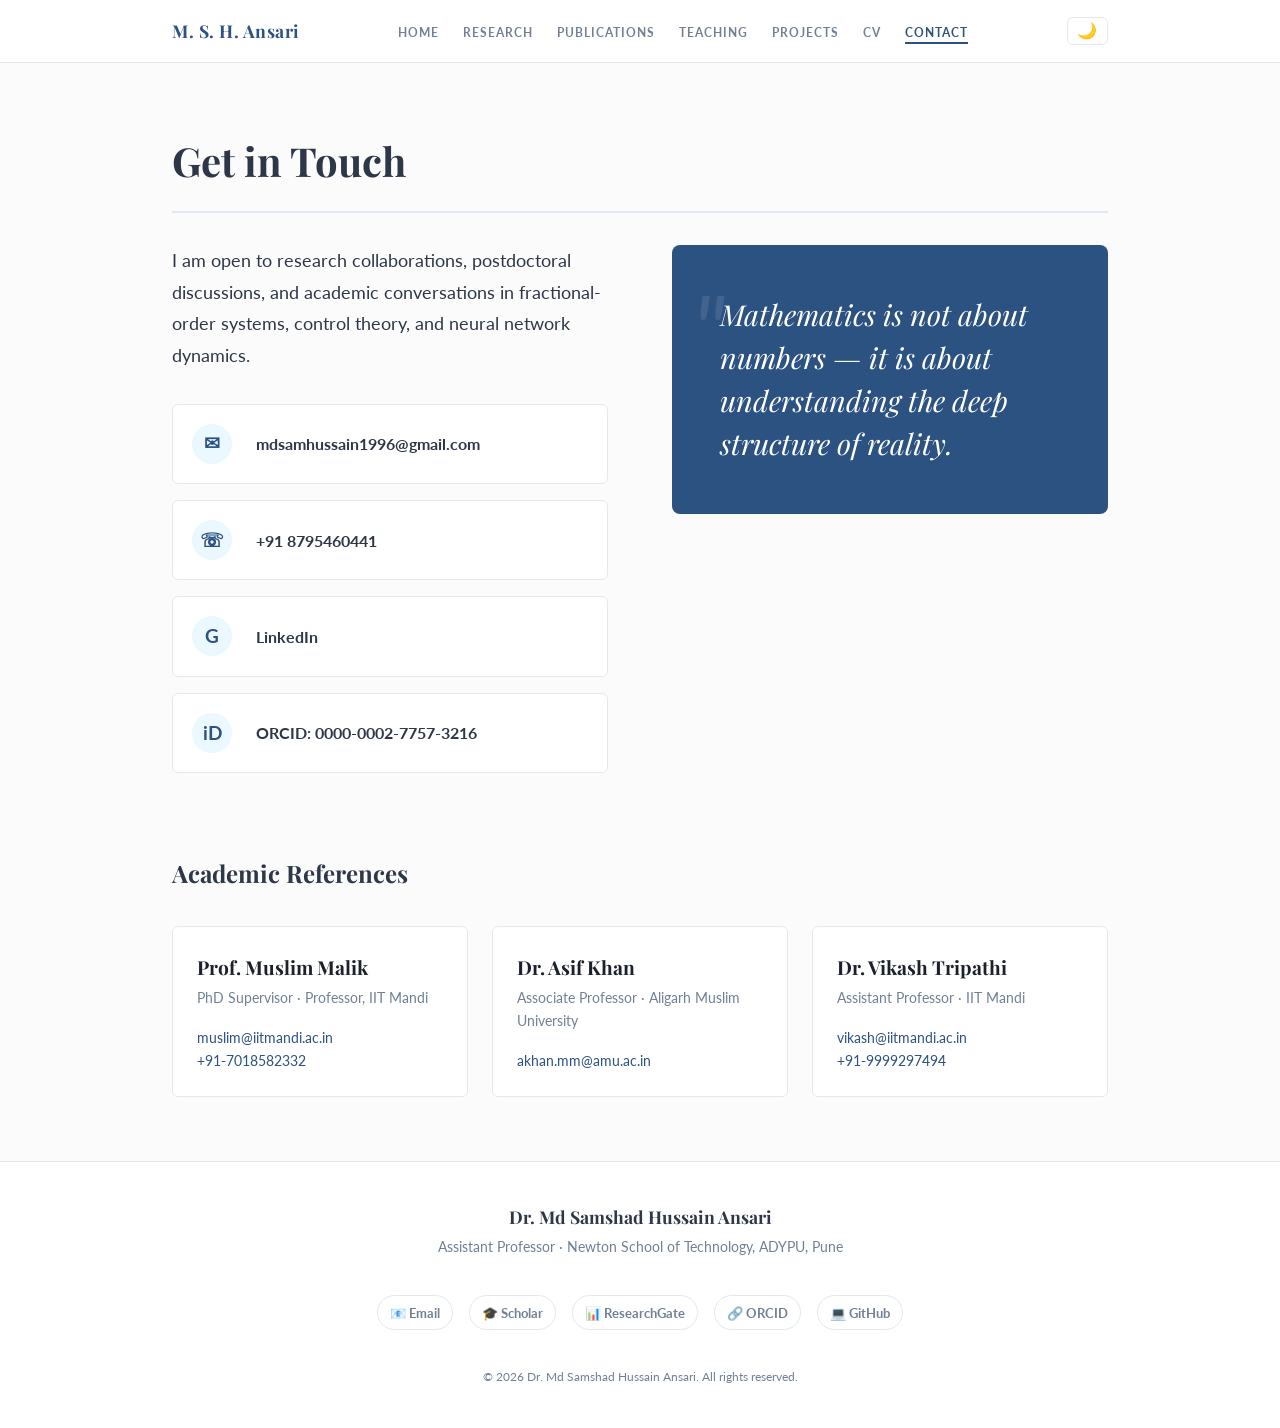
<file: contact.html>
<!DOCTYPE html>
<html lang="en">
<head>
  <meta charset="UTF-8" />
  <meta name="viewport" content="width=device-width, initial-scale=1.0"/>
  <title>Contact - Dr. Md Samshad Hussain Ansari</title>
  <link rel="stylesheet" href="css/style.css" />
  <script src="js/components.js" defer></script>
  <style>
    .contact-grid {
      display: grid;
      grid-template-columns: 1fr 1fr;
      gap: 4rem;
      align-items: start;
    }
    .contact-links {
      display: flex;
      flex-direction: column;
      gap: 1rem;
      margin-top: 2rem;
    }
    .contact-link-item {
      display: flex;
      align-items: center;
      gap: 1.5rem;
      padding: 1.2rem;
      background: var(--bg-alt);
      border: 1px solid var(--border-color);
      border-radius: 6px;
      text-decoration: none;
      color: var(--text-main);
      font-weight: 700;
      transition: all 0.3s ease;
    }
    .contact-link-item:hover {
      border-color: var(--accent);
      transform: translateX(5px);
      box-shadow: 0 4px 6px rgba(0,0,0,0.02);
    }
    .contact-icon {
      width: 40px;
      height: 40px;
      border-radius: 50%;
      background: var(--accent-light);
      color: var(--accent);
      display: flex;
      align-items: center;
      justify-content: center;
      font-size: 1.2rem;
    }
    .quote-box {
      background: var(--accent);
      color: white;
      padding: 3rem;
      border-radius: 8px;
      font-family: var(--font-serif);
      font-size: 1.8rem;
      line-height: 1.5;
      font-style: italic;
      position: relative;
    }
    .quote-box::before {
      content: '"';
      position: absolute;
      top: 10px;
      left: 20px;
      font-size: 6rem;
      color: rgba(255,255,255,0.1);
      font-family: var(--font-sans);
    }
    .refs-grid {
      display: grid;
      grid-template-columns: repeat(auto-fit, minmax(250px, 1fr));
      gap: 1.5rem;
      margin-top: 2rem;
    }
    .ref-card {
      background: var(--bg-alt);
      padding: 1.5rem;
      border: 1px solid var(--border-color);
      border-radius: 6px;
    }
    .ref-name {
      font-family: var(--font-serif);
      font-size: 1.2rem;
      font-weight: 700;
      color: #1a202c;
      margin-bottom: 0.2rem;
    }
    .ref-role {
      font-size: 0.85rem;
      color: var(--text-muted);
      margin-bottom: 1rem;
    }
    .ref-contact {
      font-size: 0.9rem;
      color: var(--accent);
      line-height: 1.6;
    }
    @media (max-width: 768px) {
      .contact-grid {
        grid-template-columns: 1fr;
      }
    }
  </style>
</head>
<body>
  <div id="navbar-container">
    <portfolio-navbar></portfolio-navbar>
  </div>

  <main>
    <h1 class="page-title">Get in Touch</h1>
    
    <div class="contact-grid">
      <div>
        <p style="font-size: 1.1rem; line-height: 1.8;">
          I am open to research collaborations, postdoctoral discussions, and academic conversations in fractional-order systems, control theory, and neural network dynamics.
        </p>
        <div class="contact-links">
          <a href="mailto:mdsamhussain1996@gmail.com" class="contact-link-item">
            <span class="contact-icon">✉</span> mdsamhussain1996@gmail.com
          </a>
          <a href="tel:+918795460441" class="contact-link-item">
            <span class="contact-icon">☏</span> +91 8795460441
          </a>
          <a href="https://www.linkedin.com/in/md-samshad-hussain-ansari-a54a4b145/" class="contact-link-item">
            <span class="contact-icon">G</span> LinkedIn
          </a>
          <a href="https://orcid.org/0000-0002-7757-3216" class="contact-link-item" target="_blank" rel="noopener">
            <span class="contact-icon">iD</span> ORCID: 0000-0002-7757-3216
          </a>
        </div>
      </div>
      <div>
        <div class="quote-box">
          Mathematics is not about numbers — it is about understanding the deep structure of reality.
        </div>
      </div>
    </div>

    <h2 class="section-title" style="margin-top: 5rem;">Academic References</h2>
    <div class="refs-grid">
      <div class="ref-card">
        <div class="ref-name">Prof. Muslim Malik</div>
        <div class="ref-role">PhD Supervisor · Professor, IIT Mandi</div>
        <div class="ref-contact">muslim@iitmandi.ac.in<br/>+91-7018582332</div>
      </div>
      <div class="ref-card">
        <div class="ref-name">Dr. Asif Khan</div>
        <div class="ref-role">Associate Professor · Aligarh Muslim University</div>
        <div class="ref-contact">akhan.mm@amu.ac.in</div>
      </div>
      <div class="ref-card">
        <div class="ref-name">Dr. Vikash Tripathi</div>
        <div class="ref-role">Assistant Professor · IIT Mandi</div>
        <div class="ref-contact">vikash@iitmandi.ac.in<br/>+91-9999297494</div>
      </div>
    </div>
  </main>

  <portfolio-footer></portfolio-footer>
</body>
</html>
</file>
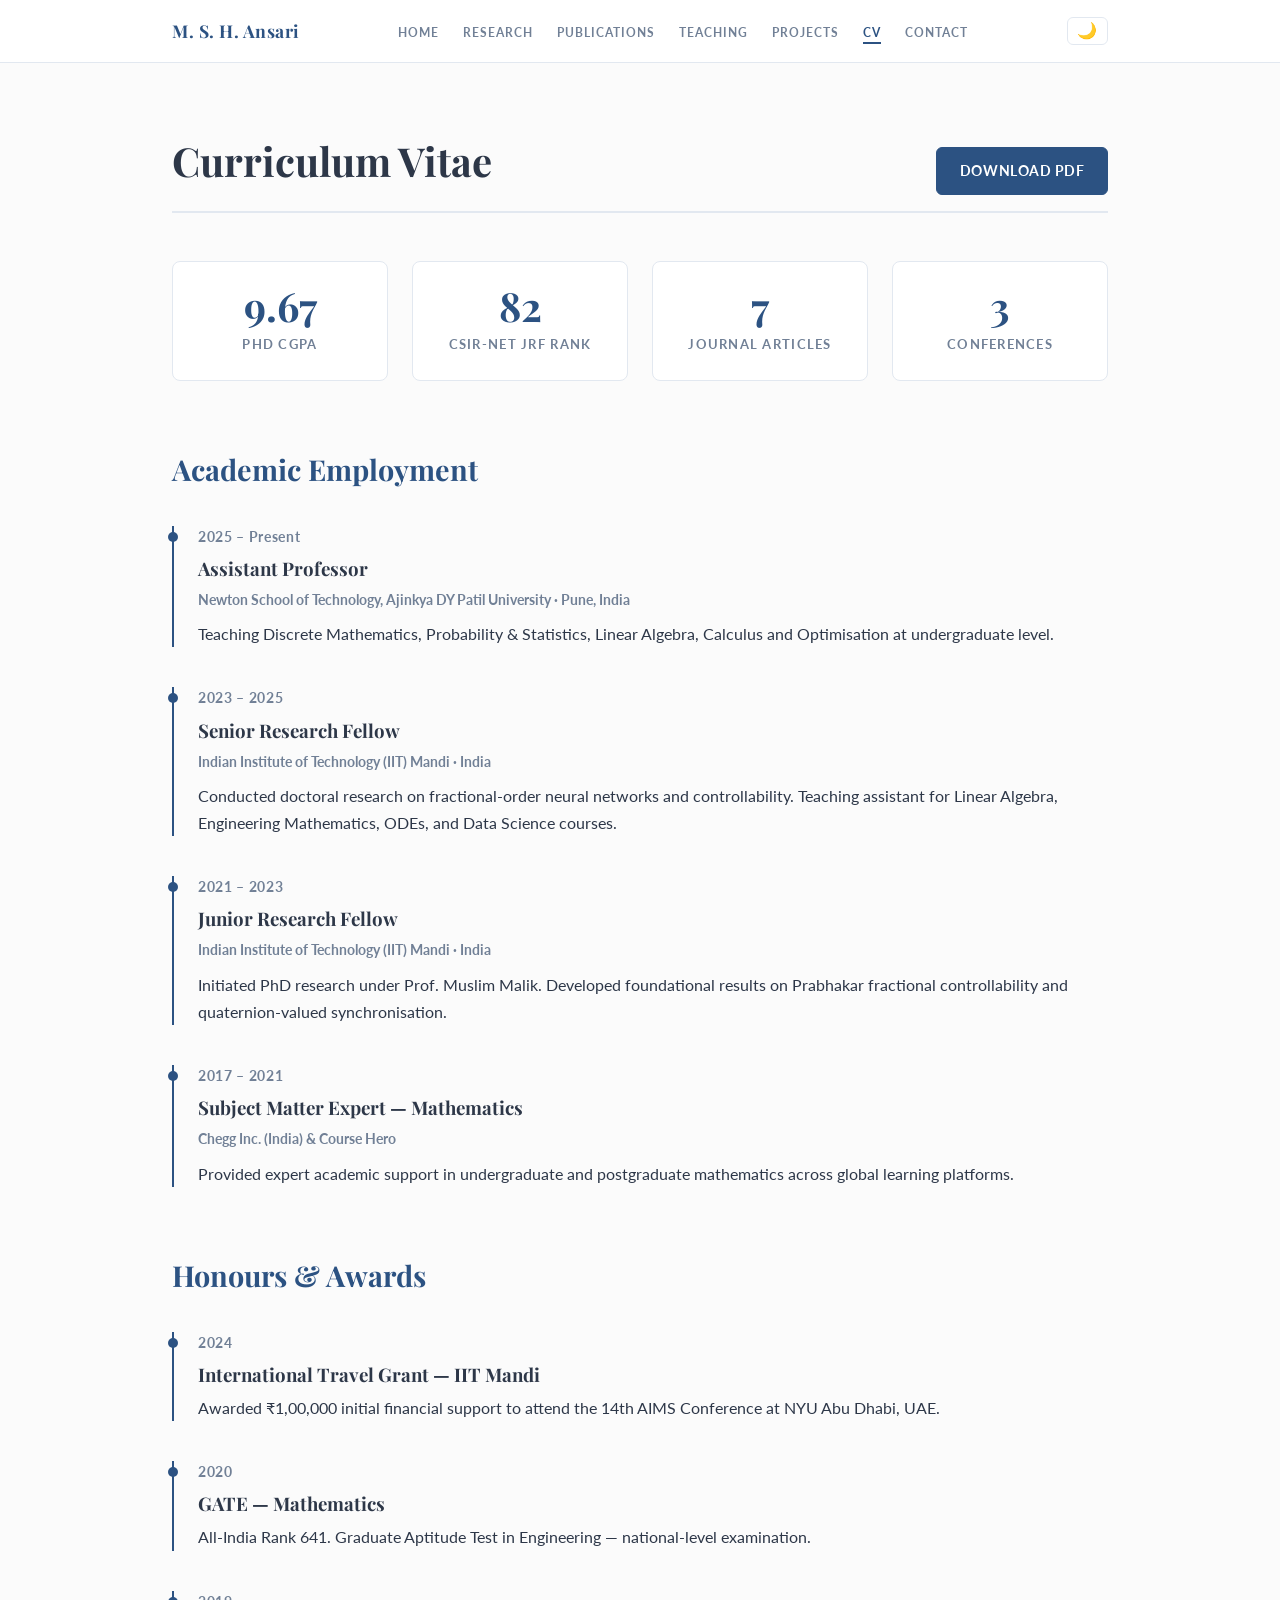
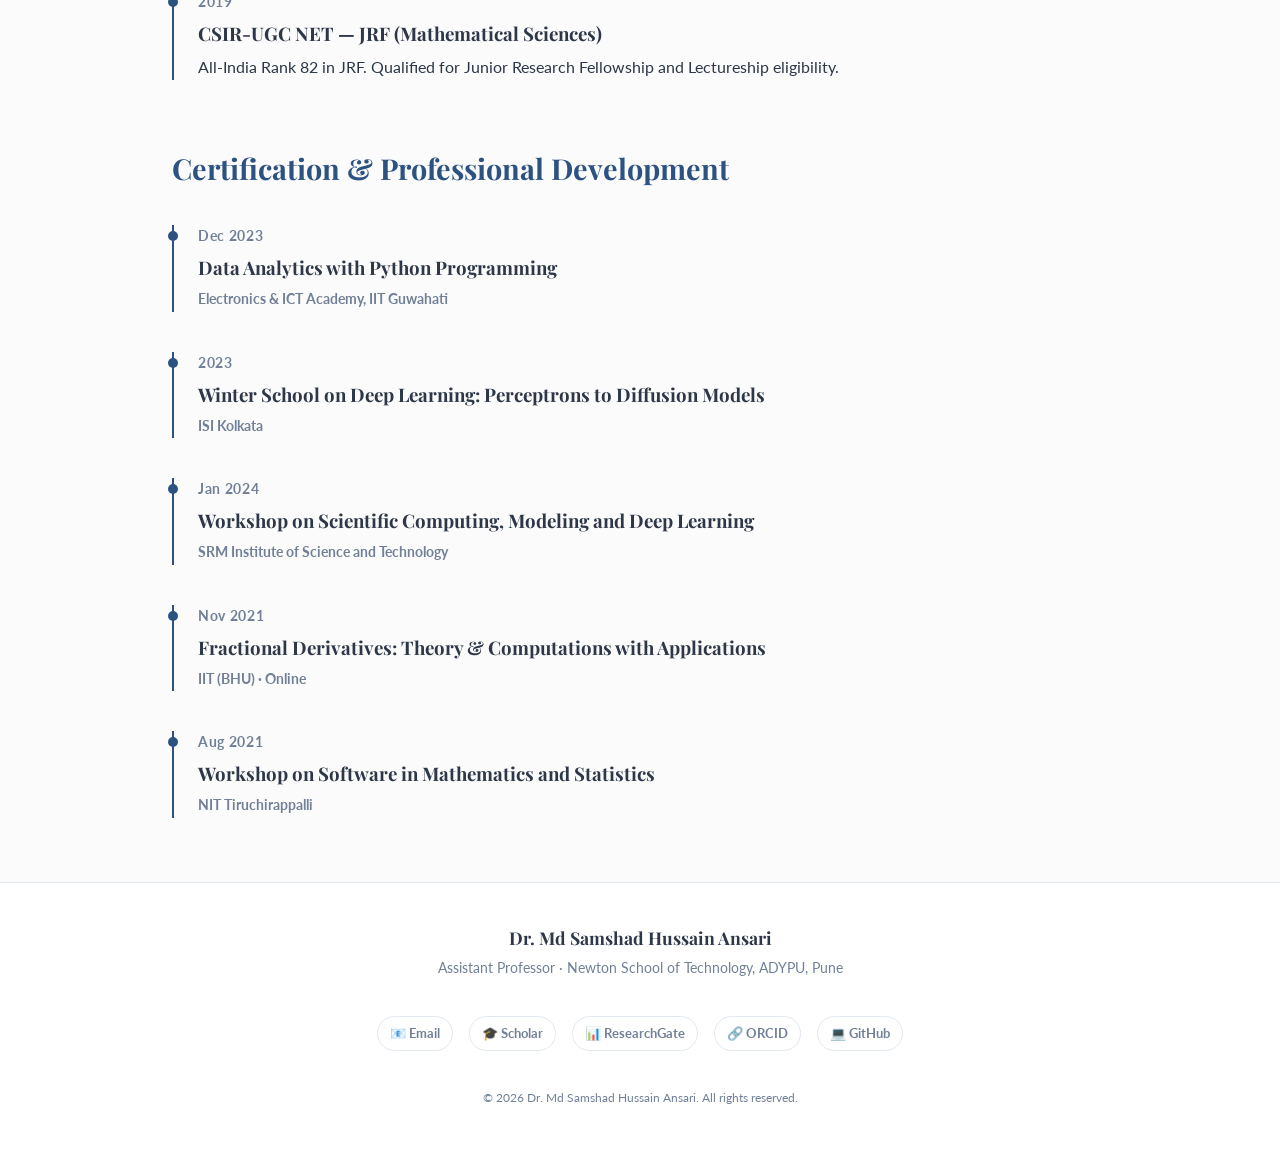
<file: cv.html>
<!DOCTYPE html>
<html lang="en">
<head>
  <meta charset="UTF-8" />
  <meta name="viewport" content="width=device-width, initial-scale=1.0"/>
  <title>CV - Dr. Md Samshad Hussain Ansari</title>
  <link rel="stylesheet" href="css/style.css" />
  <script src="js/components.js" defer></script>
  <style>
    .cv-header {
      display: flex;
      justify-content: space-between;
      align-items: flex-end;
      margin-bottom: 3rem;
      border-bottom: 2px solid var(--border-color);
      padding-bottom: 1rem;
    }
    .cv-header h1 {
      margin-bottom: 0;
      font-size: 2.5rem;
    }
    .stats-grid {
      display: grid;
      grid-template-columns: repeat(auto-fit, minmax(200px, 1fr));
      gap: 1.5rem;
      margin-bottom: 4rem;
    }
    .stat-card {
      background: var(--bg-alt);
      border: 1px solid var(--border-color);
      padding: 1.5rem;
      text-align: center;
      border-radius: 8px;
    }
    .stat-num {
      font-family: var(--font-serif);
      font-size: 2.5rem;
      color: var(--accent);
      font-weight: 700;
      line-height: 1;
      margin-bottom: 0.5rem;
    }
    .stat-label {
      font-size: 0.8rem;
      text-transform: uppercase;
      letter-spacing: 0.1em;
      color: var(--text-muted);
      font-weight: 700;
    }
    .section-title {
      font-size: 1.8rem;
      margin-bottom: 2rem;
      color: var(--accent);
    }
  </style>
</head>
<body>
  <div id="navbar-container">
    <portfolio-navbar></portfolio-navbar>
  </div>

  <main>
    <div class="cv-header">
      <h1>Curriculum Vitae</h1>
      <a href="CV_Md_Samshad.pdf" class="btn" download>Download PDF</a>
    </div>

    <div class="stats-grid">
      <div class="stat-card">
        <div class="stat-num">9.67</div>
        <div class="stat-label">PhD CGPA</div>
      </div>
      <div class="stat-card">
        <div class="stat-num">82</div>
        <div class="stat-label">CSIR-NET JRF Rank</div>
      </div>
      <div class="stat-card">
        <div class="stat-num">7</div>
        <div class="stat-label">Journal Articles</div>
      </div>
      <div class="stat-card">
        <div class="stat-num">3</div>
        <div class="stat-label">Conferences</div>
      </div>
    </div>

    <h2 class="section-title">Academic Employment</h2>
    <div class="timeline">
      <div class="timeline-item">
        <div class="timeline-date">2025 – Present</div>
        <h3 style="margin-bottom: 0.2rem;">Assistant Professor</h3>
        <p style="font-weight:700; color:var(--text-muted); margin-bottom:0.5rem; font-size:0.9rem;">Newton School of Technology, Ajinkya DY Patil University · Pune, India</p>
        <p>Teaching Discrete Mathematics, Probability & Statistics, Linear Algebra, Calculus and Optimisation at undergraduate level.</p>
      </div>
      <div class="timeline-item">
        <div class="timeline-date">2023 – 2025</div>
        <h3 style="margin-bottom: 0.2rem;">Senior Research Fellow</h3>
        <p style="font-weight:700; color:var(--text-muted); margin-bottom:0.5rem; font-size:0.9rem;">Indian Institute of Technology (IIT) Mandi · India</p>
        <p>Conducted doctoral research on fractional-order neural networks and controllability. Teaching assistant for Linear Algebra, Engineering Mathematics, ODEs, and Data Science courses.</p>
      </div>
      <div class="timeline-item">
        <div class="timeline-date">2021 – 2023</div>
        <h3 style="margin-bottom: 0.2rem;">Junior Research Fellow</h3>
        <p style="font-weight:700; color:var(--text-muted); margin-bottom:0.5rem; font-size:0.9rem;">Indian Institute of Technology (IIT) Mandi · India</p>
        <p>Initiated PhD research under Prof. Muslim Malik. Developed foundational results on Prabhakar fractional controllability and quaternion-valued synchronisation.</p>
      </div>
      <div class="timeline-item">
        <div class="timeline-date">2017 – 2021</div>
        <h3 style="margin-bottom: 0.2rem;">Subject Matter Expert — Mathematics</h3>
        <p style="font-weight:700; color:var(--text-muted); margin-bottom:0.5rem; font-size:0.9rem;">Chegg Inc. (India) & Course Hero</p>
        <p>Provided expert academic support in undergraduate and postgraduate mathematics across global learning platforms.</p>
      </div>
    </div>

    <h2 class="section-title" style="margin-top:4rem;">Honours & Awards</h2>
    <div class="timeline">
      <div class="timeline-item">
        <div class="timeline-date">2024</div>
        <h3 style="margin-bottom: 0.2rem;">International Travel Grant — IIT Mandi</h3>
        <p>Awarded ₹1,00,000 initial financial support to attend the 14th AIMS Conference at NYU Abu Dhabi, UAE.</p>
      </div>
      <div class="timeline-item">
        <div class="timeline-date">2020</div>
        <h3 style="margin-bottom: 0.2rem;">GATE — Mathematics</h3>
        <p>All-India Rank 641. Graduate Aptitude Test in Engineering — national-level examination.</p>
      </div>
      <div class="timeline-item">
        <div class="timeline-date">2019</div>
        <h3 style="margin-bottom: 0.2rem;">CSIR-UGC NET — JRF (Mathematical Sciences)</h3>
        <p>All-India Rank 82 in JRF. Qualified for Junior Research Fellowship and Lectureship eligibility.</p>
      </div>
    </div>

    <h2 class="section-title" style="margin-top:4rem;">Certification &amp; Professional Development</h2>
    <div class="timeline">
      <div class="timeline-item">
        <div class="timeline-date">Dec 2023</div>
        <h3 style="margin-bottom: 0.2rem;">Data Analytics with Python Programming</h3>
        <p style="font-weight:700; color:var(--text-muted); font-size:0.9rem;">Electronics &amp; ICT Academy, IIT Guwahati</p>
      </div>
      <div class="timeline-item">
        <div class="timeline-date">2023</div>
        <h3 style="margin-bottom: 0.2rem;">Winter School on Deep Learning: Perceptrons to Diffusion Models</h3>
        <p style="font-weight:700; color:var(--text-muted); font-size:0.9rem;">ISI Kolkata</p>
      </div>
      <div class="timeline-item">
        <div class="timeline-date">Jan 2024</div>
        <h3 style="margin-bottom: 0.2rem;">Workshop on Scientific Computing, Modeling and Deep Learning</h3>
        <p style="font-weight:700; color:var(--text-muted); font-size:0.9rem;">SRM Institute of Science and Technology</p>
      </div>
      <div class="timeline-item">
        <div class="timeline-date">Nov 2021</div>
        <h3 style="margin-bottom: 0.2rem;">Fractional Derivatives: Theory &amp; Computations with Applications</h3>
        <p style="font-weight:700; color:var(--text-muted); font-size:0.9rem;">IIT (BHU) · Online</p>
      </div>
      <div class="timeline-item">
        <div class="timeline-date">Aug 2021</div>
        <h3 style="margin-bottom: 0.2rem;">Workshop on Software in Mathematics and Statistics</h3>
        <p style="font-weight:700; color:var(--text-muted); font-size:0.9rem;">NIT Tiruchirappalli</p>
      </div>
    </div>
  </main>

  <portfolio-footer></portfolio-footer>
</body>
</html>
</file>
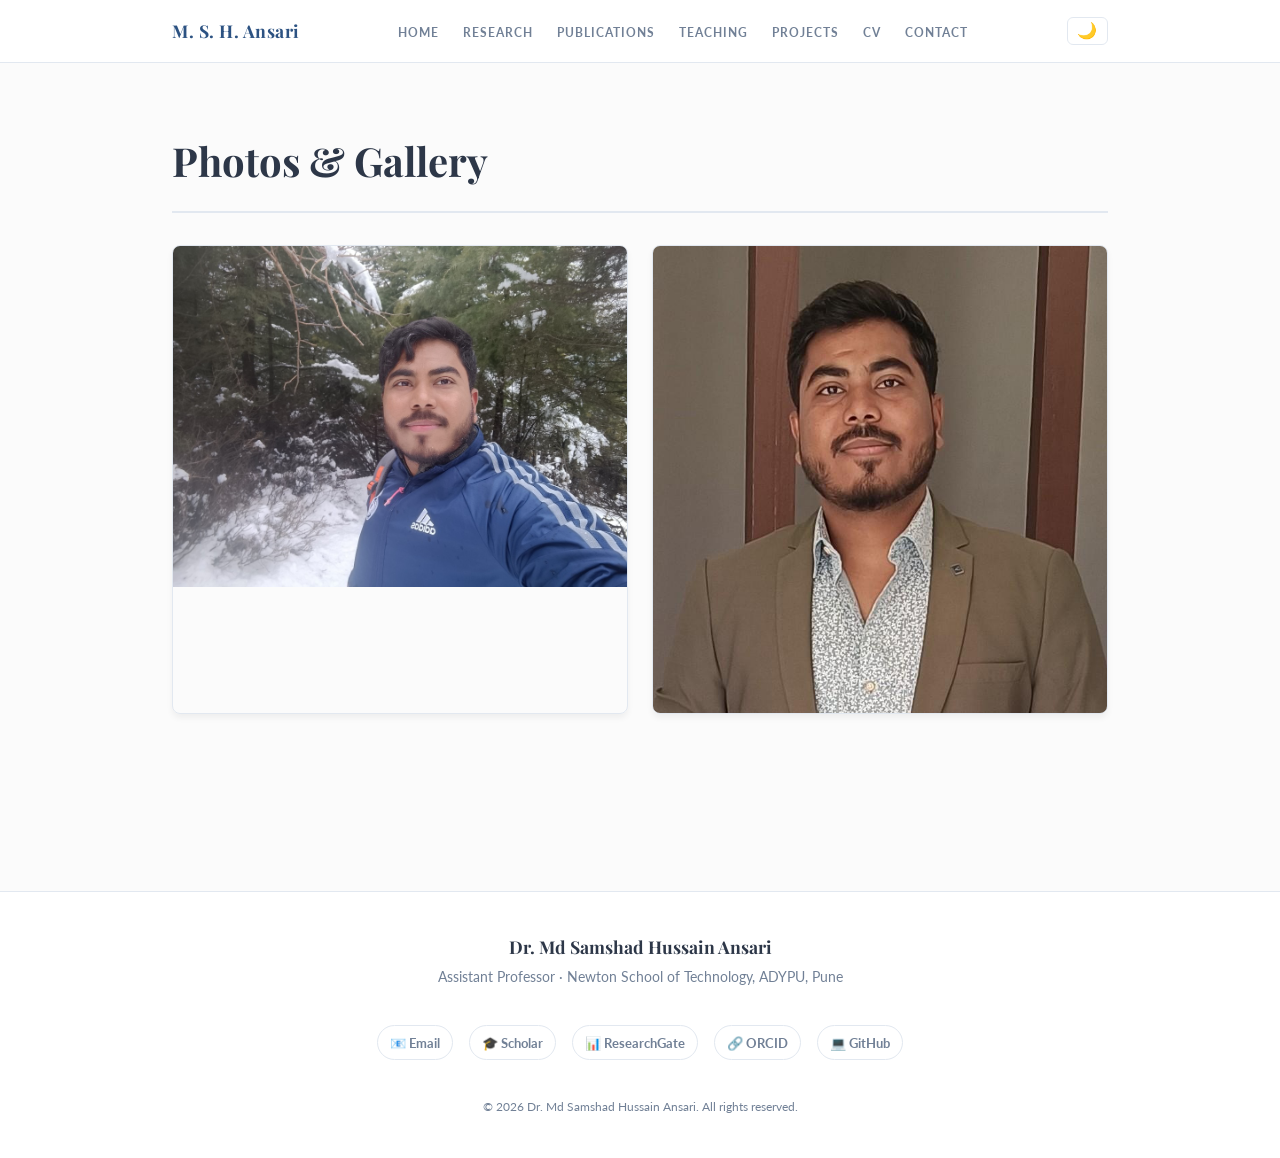
<file: photos.html>
<!DOCTYPE html>
<html lang="en">
<head>
  <meta charset="UTF-8" />
  <meta name="viewport" content="width=device-width, initial-scale=1.0"/>
  <title>Photos - Dr. Md Samshad Hussain Ansari</title>
  <link rel="stylesheet" href="css/style.css" />
  <script src="js/components.js" defer></script>
  <style>
    .placeholder-message {
      text-align: center;
      padding: 6rem 2rem;
      background: var(--bg-alt);
      border: 1px dashed var(--border-color);
      border-radius: 8px;
      color: var(--text-muted);
    }
  </style>
</head>
<body>
  <div id="navbar-container">
    <portfolio-navbar></portfolio-navbar>
  </div>

  <main>
    <h1 class="page-title">Photos & Gallery</h1>
    <style>
      .gallery-grid {
        display: grid;
        grid-template-columns: repeat(auto-fit, minmax(250px, 1fr));
        gap: 1.5rem;
      }
      .gallery-item {
        width: 100%;
        border-radius: 8px;
        overflow: hidden;
        border: 1px solid var(--border-color);
        box-shadow: 0 4px 6px rgba(0,0,0,0.05);
        transition: transform 0.3s ease;
      }
      .gallery-item:hover {
        transform: translateY(-5px);
      }
      .gallery-item img {
        width: 100%;
        height: auto;
        display: block;
      }
    </style>
    <div class="gallery-grid">
      <div class="gallery-item">
        <img src="profile.jpg" alt="Profile Photo" />
      </div>
      <div class="gallery-item">
        <img src="profile.png" alt="Profile Photo Alternate" />
      </div>
    </div>
  </main>

  <portfolio-footer></portfolio-footer>
</body>
</html>
</file>
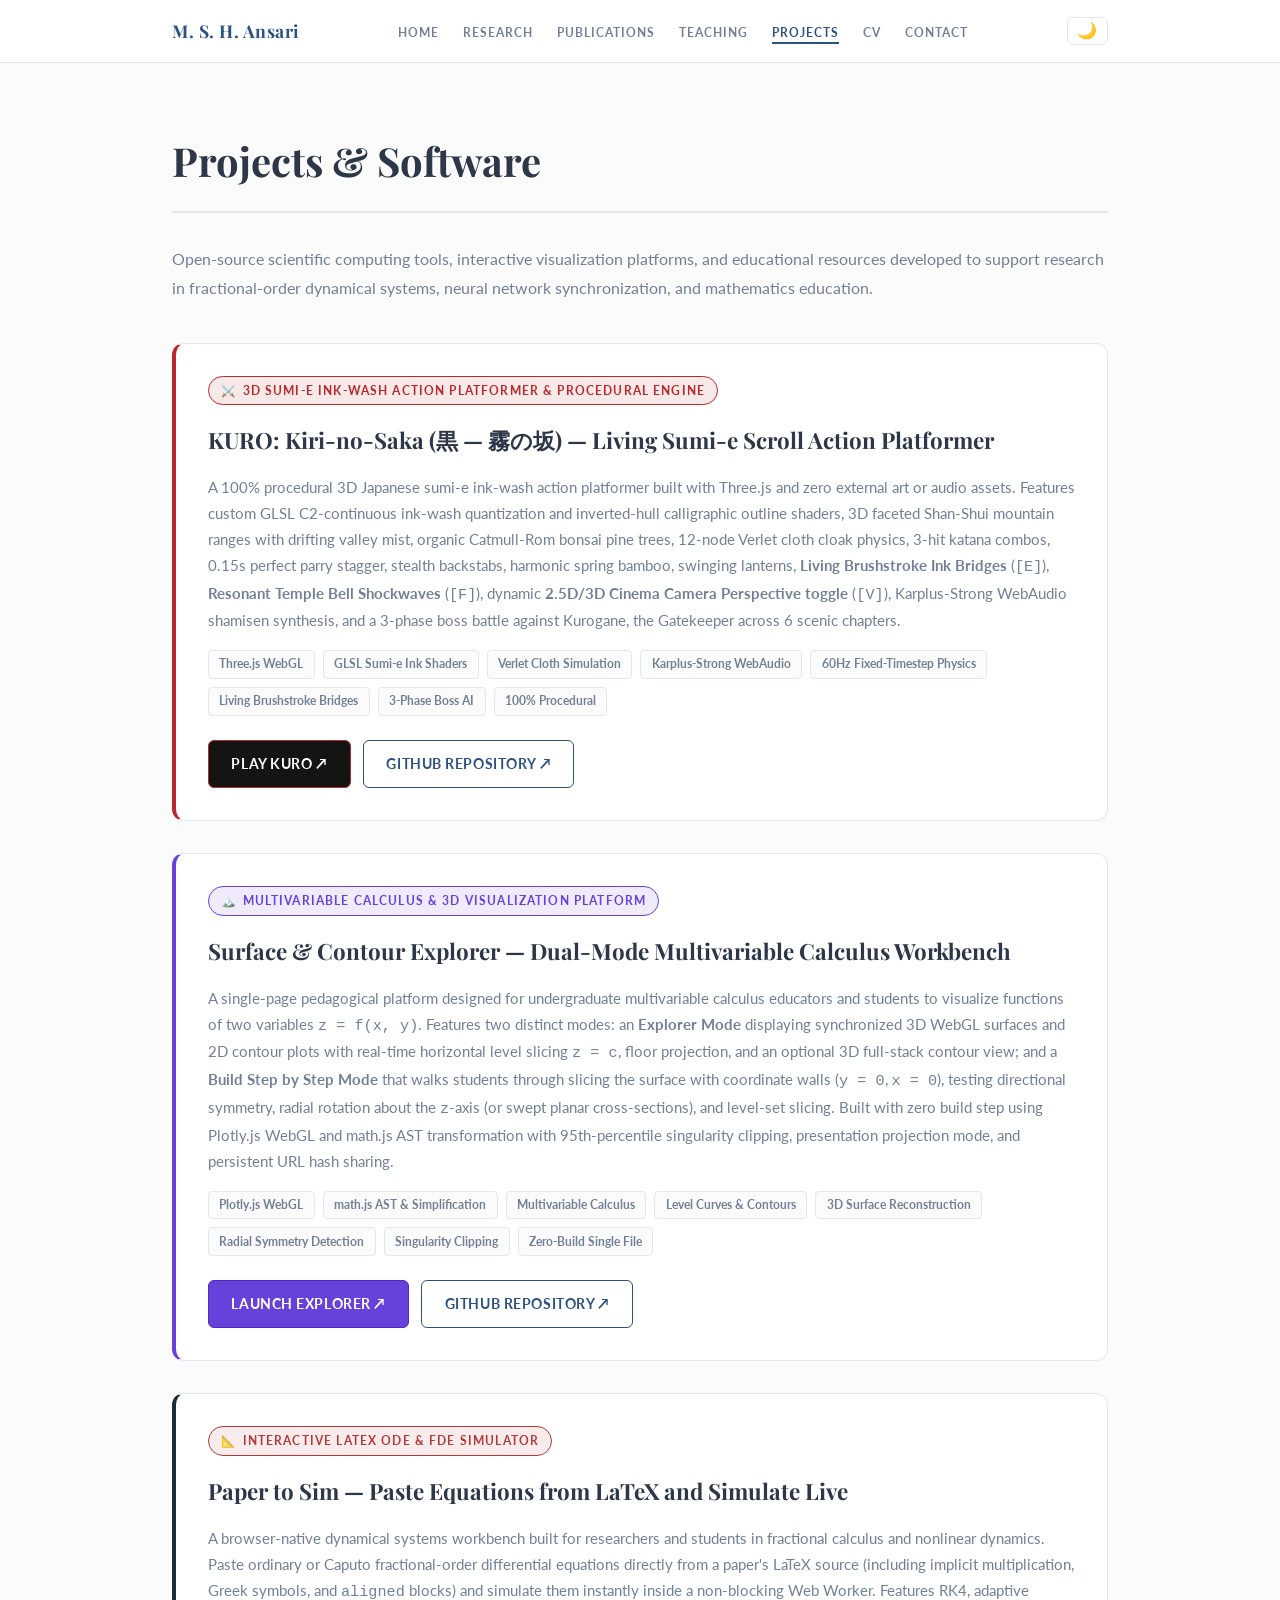
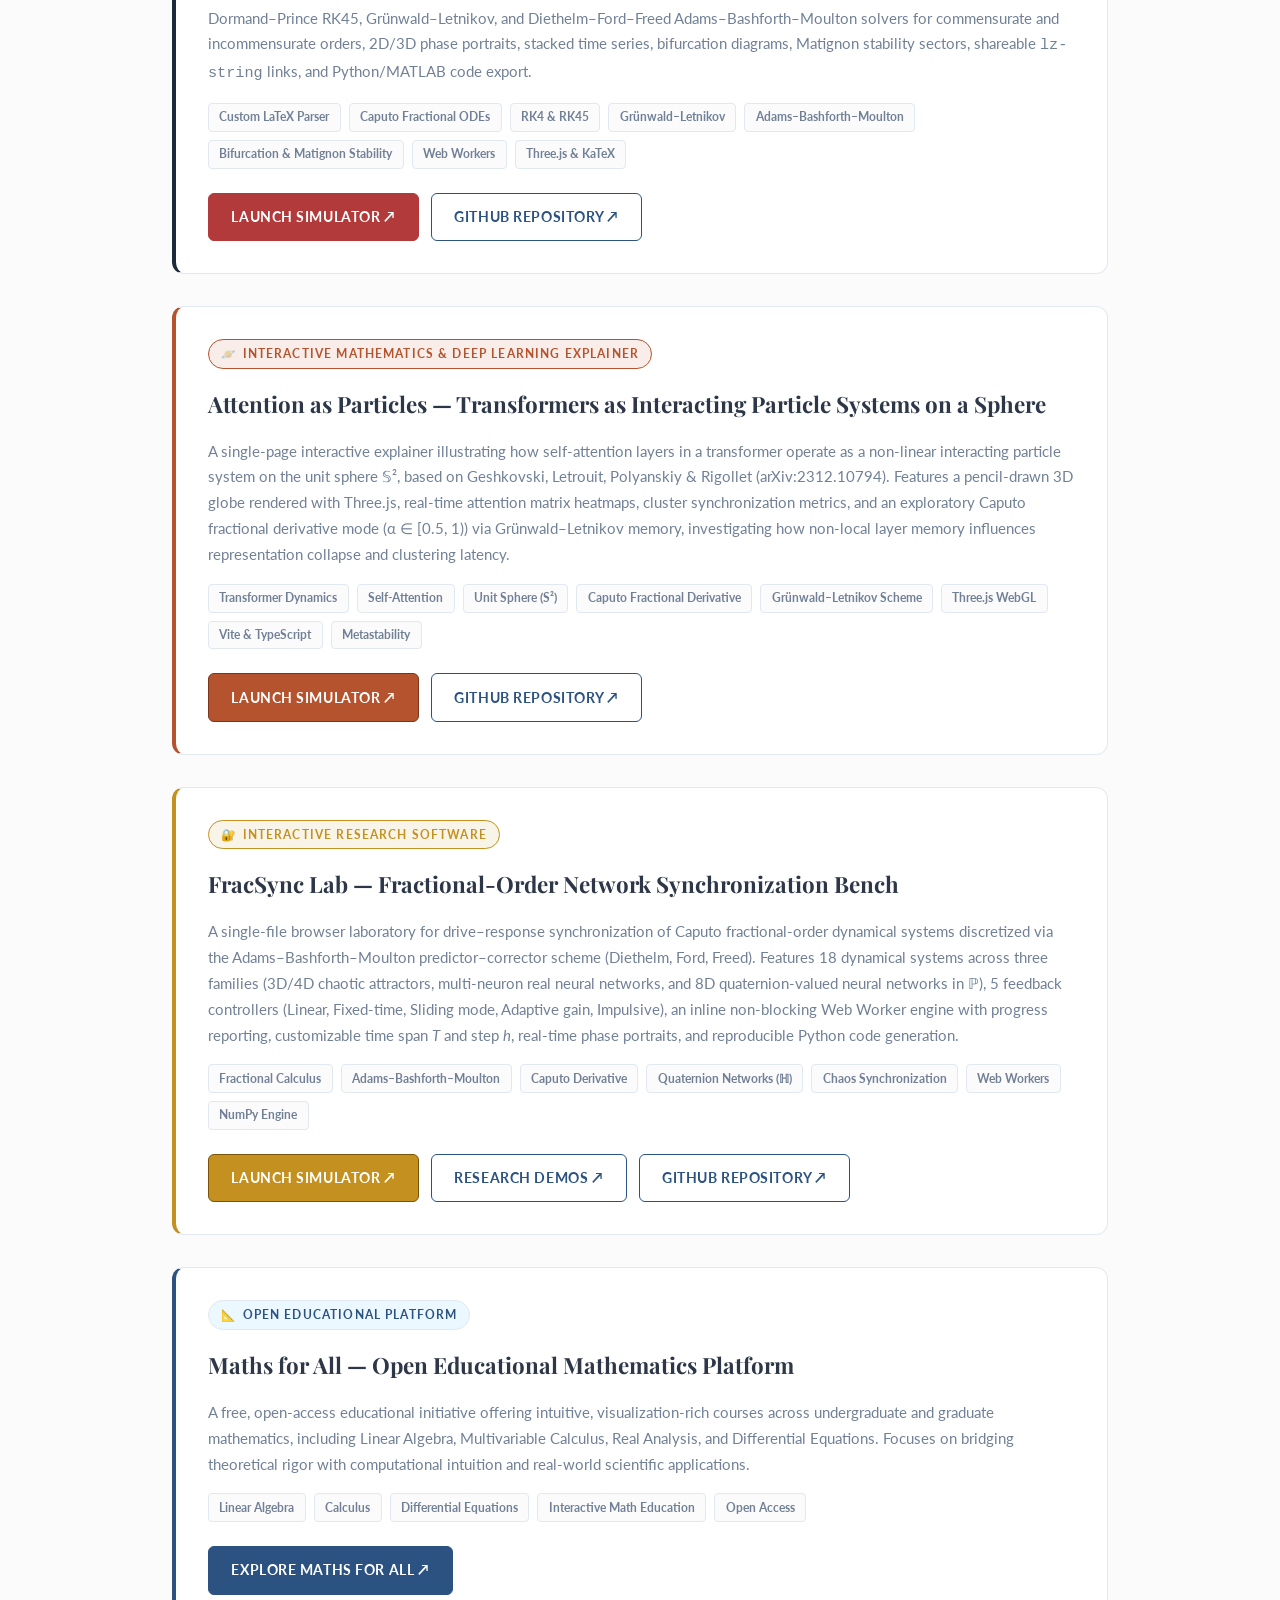
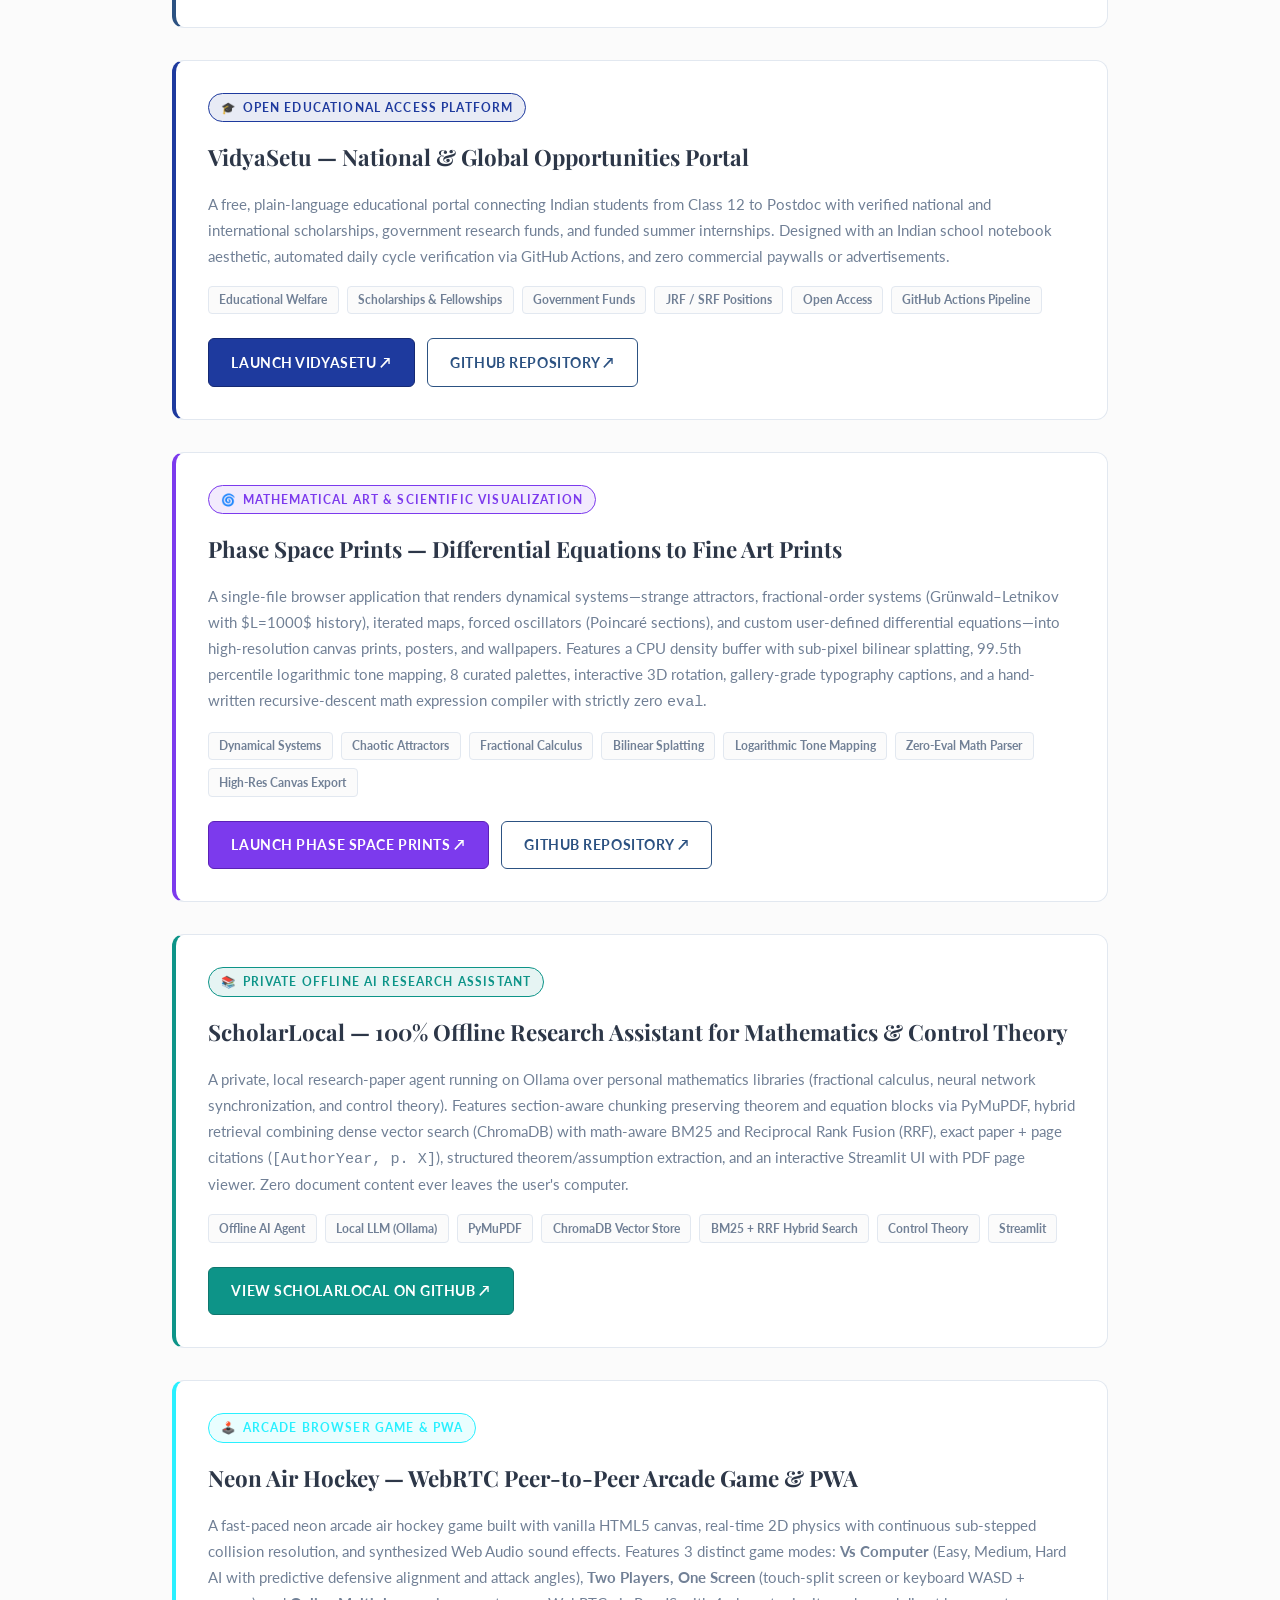
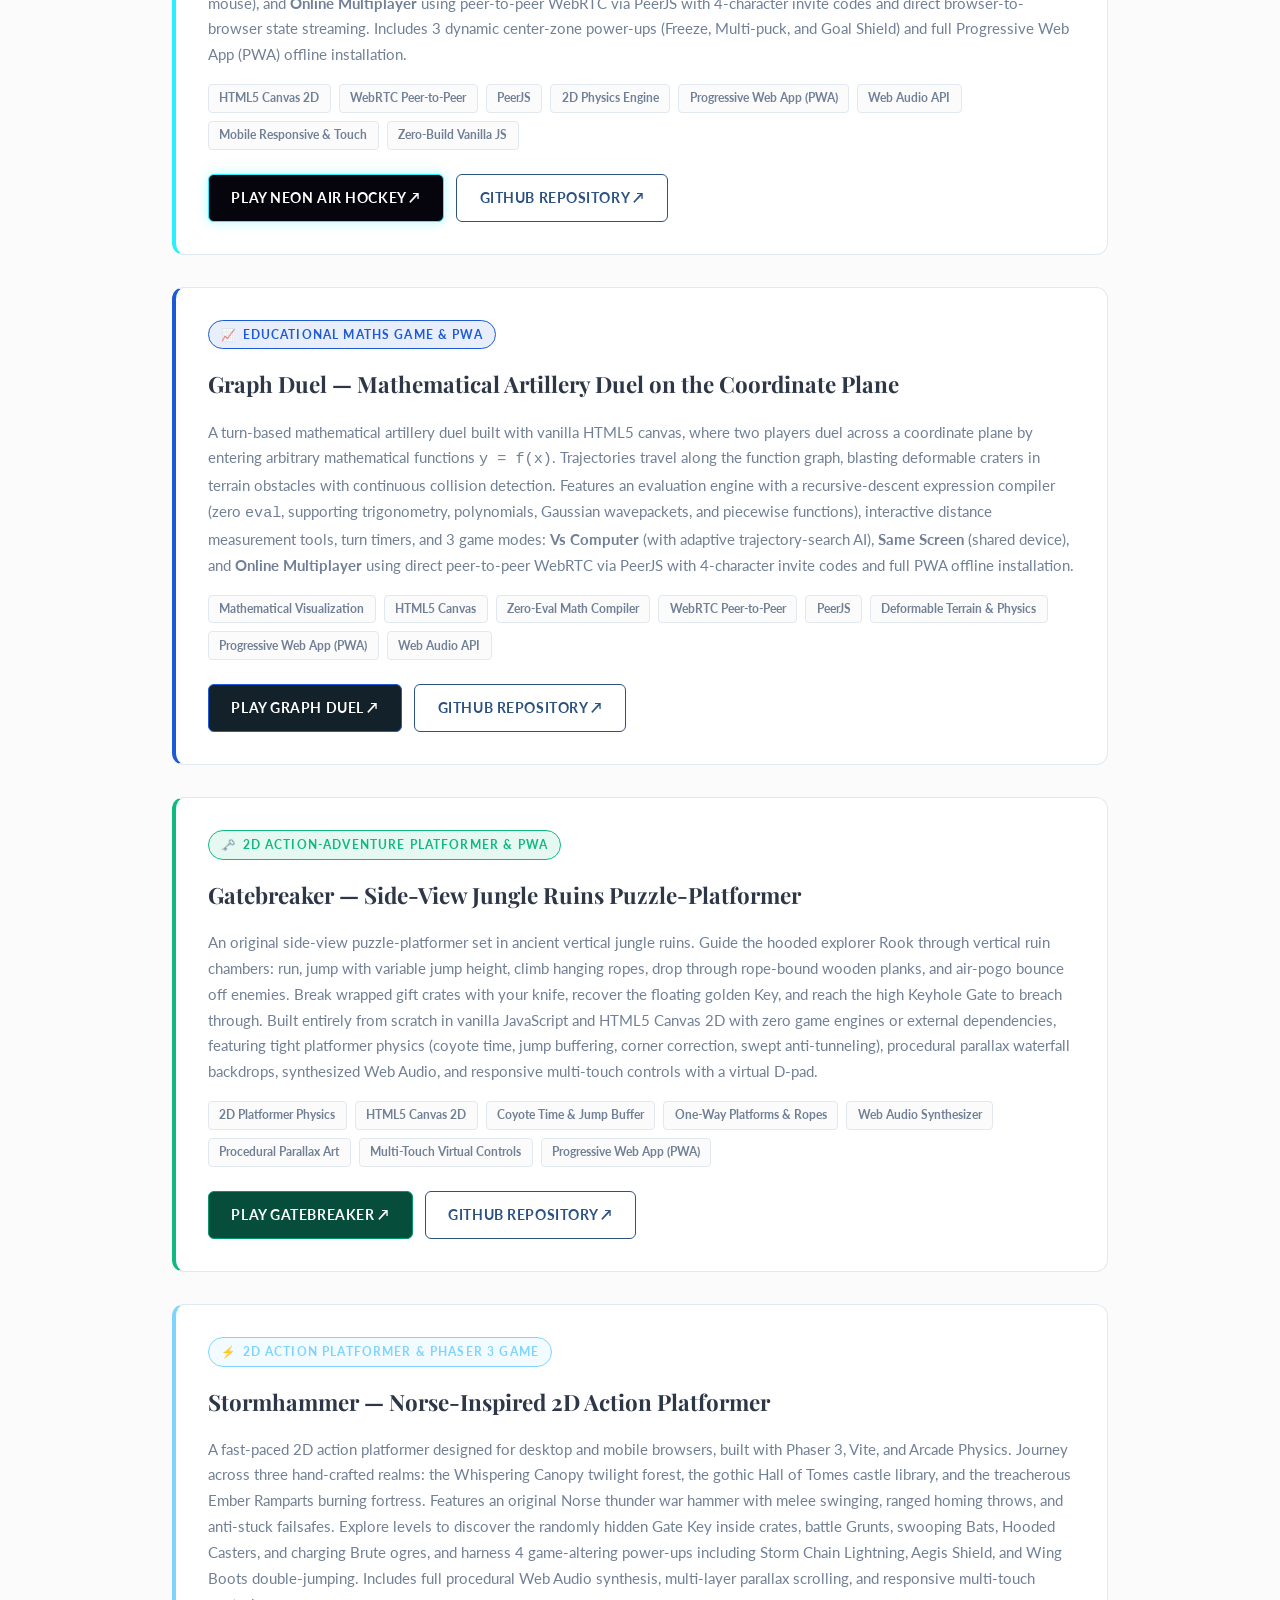
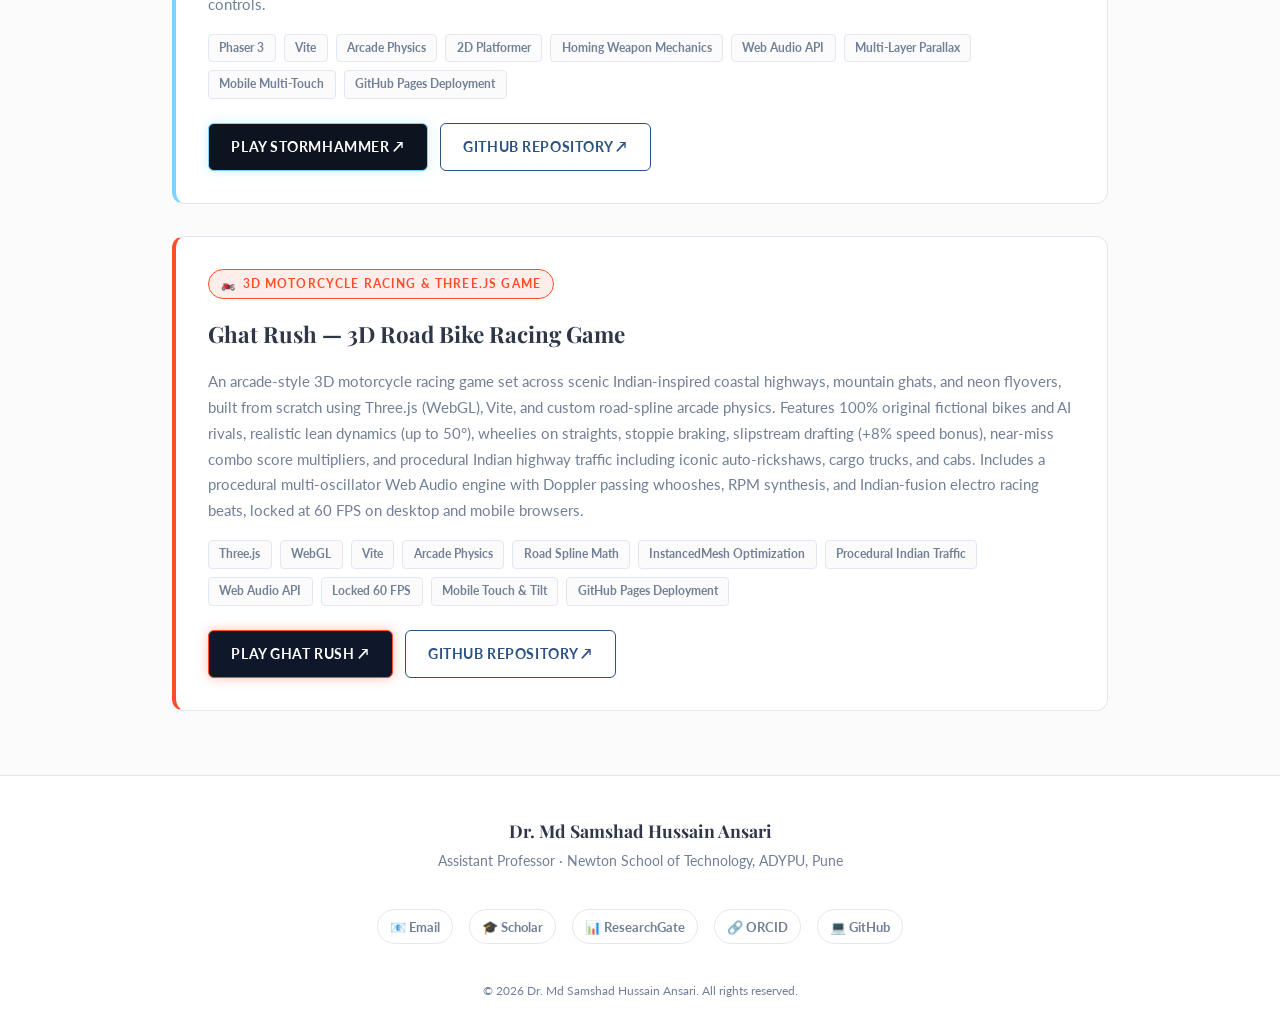
<file: projects.html>
<!DOCTYPE html>
<html lang="en">
<head>
  <meta charset="UTF-8" />
  <meta name="viewport" content="width=device-width, initial-scale=1.0"/>
  <title>Projects — Dr. Md Samshad Hussain Ansari</title>
  <meta name="description" content="Academic and scientific software projects developed by Dr. Md Samshad Hussain Ansari." />
  <link rel="stylesheet" href="css/style.css" />
  <script src="js/components.js" defer></script>
  <style>
    .project-card {
      background: var(--bg-alt);
      border: 1px solid var(--border-color);
      border-radius: 12px;
      padding: 2rem;
      margin-bottom: 2rem;
      display: flex;
      flex-direction: column;
      gap: 1rem;
      transition: transform 0.2s, box-shadow 0.2s;
    }
    .project-card:hover {
      transform: translateY(-2px);
      box-shadow: 0 8px 24px var(--card-shadow);
    }
    .project-badge {
      display: inline-flex;
      align-items: center;
      gap: 0.4rem;
      font-size: 0.72rem;
      font-weight: 700;
      text-transform: uppercase;
      letter-spacing: 0.1em;
      color: var(--accent);
      background: var(--accent-light);
      border: 1px solid var(--border-color);
      padding: 0.25rem 0.75rem;
      border-radius: 20px;
      font-family: var(--font-sans);
      width: fit-content;
    }
    .project-title {
      font-family: var(--font-serif);
      font-size: 1.4rem;
      color: var(--text-main);
      margin: 0;
    }
    .project-desc {
      font-size: 0.95rem;
      color: var(--text-muted);
      line-height: 1.7;
      margin: 0;
    }
    .project-tags {
      display: flex;
      flex-wrap: wrap;
      gap: 0.5rem;
    }
    .project-tag {
      font-size: 0.75rem;
      font-weight: 700;
      padding: 0.2rem 0.65rem;
      background: var(--bg-color);
      border: 1px solid var(--border-color);
      border-radius: 4px;
      color: var(--text-muted);
    }
    .project-actions {
      display: flex;
      gap: 0.75rem;
      flex-wrap: wrap;
      margin-top: 0.5rem;
    }
  </style>
</head>
<body>
  <div id="navbar-container">
    <portfolio-navbar></portfolio-navbar>
  </div>

  <main>
    <h1 class="page-title">Projects &amp; Software</h1>
    <p style="color:var(--text-muted);font-size:1rem;margin-bottom:2.5rem;line-height:1.8">
      Open-source scientific computing tools, interactive visualization platforms, and educational resources developed to support research in fractional-order dynamical systems, neural network synchronization, and mathematics education.
    </p>

    <!-- Project: KURO: Kiri-no-Saka -->
    <div class="project-card" style="border-left: 4px solid #B8292F;">
      <div class="project-badge" style="color:#B8292F;background:rgba(184,41,47,0.1);border-color:#B8292F;">
        <span>⚔️</span> 3D Sumi-e Ink-Wash Action Platformer &amp; Procedural Engine
      </div>
      <h2 class="project-title">KURO: Kiri-no-Saka (黒 — 霧の坂) — Living Sumi-e Scroll Action Platformer</h2>
      <p class="project-desc">
        A 100% procedural 3D Japanese sumi-e ink-wash action platformer built with Three.js and zero external art or audio assets. Features custom GLSL C2-continuous ink-wash quantization and inverted-hull calligraphic outline shaders, 3D faceted Shan-Shui mountain ranges with drifting valley mist, organic Catmull-Rom bonsai pine trees, 12-node Verlet cloth cloak physics, 3-hit katana combos, 0.15s perfect parry stagger, stealth backstabs, harmonic spring bamboo, swinging lanterns, <strong>Living Brushstroke Ink Bridges</strong> (<code>[E]</code>), <strong>Resonant Temple Bell Shockwaves</strong> (<code>[F]</code>), dynamic <strong>2.5D/3D Cinema Camera Perspective toggle</strong> (<code>[V]</code>), Karplus-Strong WebAudio shamisen synthesis, and a 3-phase boss battle against Kurogane, the Gatekeeper across 6 scenic chapters.
      </p>
      <div class="project-tags">
        <span class="project-tag">Three.js WebGL</span>
        <span class="project-tag">GLSL Sumi-e Ink Shaders</span>
        <span class="project-tag">Verlet Cloth Simulation</span>
        <span class="project-tag">Karplus-Strong WebAudio</span>
        <span class="project-tag">60Hz Fixed-Timestep Physics</span>
        <span class="project-tag">Living Brushstroke Bridges</span>
        <span class="project-tag">3-Phase Boss AI</span>
        <span class="project-tag">100% Procedural</span>
      </div>
      <div class="project-actions">
        <a href="https://mdsamhussain1996.github.io/kuro-kiri-no-saka/" target="_blank" rel="noopener" class="btn" style="background:#141413;border-color:#B8292F;color:#F5F1E6;font-weight:700;">
          Play KURO ↗
        </a>
        <a href="https://github.com/mdsamhussain1996/kuro-kiri-no-saka" target="_blank" rel="noopener" class="btn btn-outline">
          GitHub Repository ↗
        </a>
      </div>
    </div>

    <!-- Project: Surface & Contour Explorer -->
    <div class="project-card" style="border-left: 4px solid #6741D9;">
      <div class="project-badge" style="color:#6741D9;background:rgba(103,65,217,0.1);border-color:#6741D9;">
        <span>🏔️</span> Multivariable Calculus &amp; 3D Visualization Platform
      </div>
      <h2 class="project-title">Surface &amp; Contour Explorer — Dual-Mode Multivariable Calculus Workbench</h2>
      <p class="project-desc">
        A single-page pedagogical platform designed for undergraduate multivariable calculus educators and students to visualize functions of two variables <code>z = f(x, y)</code>. Features two distinct modes: an <strong>Explorer Mode</strong> displaying synchronized 3D WebGL surfaces and 2D contour plots with real-time horizontal level slicing <code>z = c</code>, floor projection, and an optional 3D full-stack contour view; and a <strong>Build Step by Step Mode</strong> that walks students through slicing the surface with coordinate walls (<code>y = 0</code>, <code>x = 0</code>), testing directional symmetry, radial rotation about the <code>z</code>-axis (or swept planar cross-sections), and level-set slicing. Built with zero build step using Plotly.js WebGL and math.js AST transformation with 95th-percentile singularity clipping, presentation projection mode, and persistent URL hash sharing.
      </p>
      <div class="project-tags">
        <span class="project-tag">Plotly.js WebGL</span>
        <span class="project-tag">math.js AST &amp; Simplification</span>
        <span class="project-tag">Multivariable Calculus</span>
        <span class="project-tag">Level Curves &amp; Contours</span>
        <span class="project-tag">3D Surface Reconstruction</span>
        <span class="project-tag">Radial Symmetry Detection</span>
        <span class="project-tag">Singularity Clipping</span>
        <span class="project-tag">Zero-Build Single File</span>
      </div>
      <div class="project-actions">
        <a href="https://mdsamhussain1996.github.io/surface-contour-explorer/" target="_blank" rel="noopener" class="btn" style="background:#6741D9;border-color:#5227C7;color:#FFFFFF;font-weight:700;">
          Launch Explorer ↗
        </a>
        <a href="https://github.com/mdsamhussain1996/surface-contour-explorer" target="_blank" rel="noopener" class="btn btn-outline">
          GitHub Repository ↗
        </a>
      </div>
    </div>

    <!-- Project: Paper to Sim -->
    <div class="project-card" style="border-left: 4px solid #1C2A3A;">
      <div class="project-badge" style="color:#B23A3A;background:rgba(178,58,58,0.1);border-color:#B23A3A;">
        <span>📐</span> Interactive LaTeX ODE &amp; FDE Simulator
      </div>
      <h2 class="project-title">Paper to Sim — Paste Equations from LaTeX and Simulate Live</h2>
      <p class="project-desc">
        A browser-native dynamical systems workbench built for researchers and students in fractional calculus and nonlinear dynamics. Paste ordinary or Caputo fractional-order differential equations directly from a paper's LaTeX source (including implicit multiplication, Greek symbols, and <code>aligned</code> blocks) and simulate them instantly inside a non-blocking Web Worker. Features RK4, adaptive Dormand–Prince RK45, Grünwald–Letnikov, and Diethelm–Ford–Freed Adams–Bashforth–Moulton solvers for commensurate and incommensurate orders, 2D/3D phase portraits, stacked time series, bifurcation diagrams, Matignon stability sectors, shareable <code>lz-string</code> links, and Python/MATLAB code export.
      </p>
      <div class="project-tags">
        <span class="project-tag">Custom LaTeX Parser</span>
        <span class="project-tag">Caputo Fractional ODEs</span>
        <span class="project-tag">RK4 &amp; RK45</span>
        <span class="project-tag">Grünwald–Letnikov</span>
        <span class="project-tag">Adams–Bashforth–Moulton</span>
        <span class="project-tag">Bifurcation &amp; Matignon Stability</span>
        <span class="project-tag">Web Workers</span>
        <span class="project-tag">Three.js &amp; KaTeX</span>
      </div>
      <div class="project-actions">
        <a href="https://mdsamhussain1996.github.io/paper-to-sim/" target="_blank" rel="noopener" class="btn" style="background:#B23A3A;border-color:#B23A3A;color:#F7F4EC;font-weight:700;">
          Launch Simulator ↗
        </a>
        <a href="https://github.com/mdsamhussain1996/paper-to-sim" target="_blank" rel="noopener" class="btn btn-outline">
          GitHub Repository ↗
        </a>
      </div>
    </div>

    <!-- Project: Attention as Particles -->
    <div class="project-card" style="border-left: 4px solid #B5532E;">
      <div class="project-badge" style="color:#B5532E;background:rgba(181,83,46,0.1);border-color:#B5532E;">
        <span>🪐</span> Interactive Mathematics &amp; Deep Learning Explainer
      </div>
      <h2 class="project-title">Attention as Particles — Transformers as Interacting Particle Systems on a Sphere</h2>
      <p class="project-desc">
        A single-page interactive explainer illustrating how self-attention layers in a transformer operate as a non-linear interacting particle system on the unit sphere &Sopf;², based on Geshkovski, Letrouit, Polyanskiy &amp; Rigollet (arXiv:2312.10794). Features a pencil-drawn 3D globe rendered with Three.js, real-time attention matrix heatmaps, cluster synchronization metrics, and an exploratory Caputo fractional derivative mode (&alpha; &in; [0.5, 1)) via Grünwald–Letnikov memory, investigating how non-local layer memory influences representation collapse and clustering latency.
      </p>
      <div class="project-tags">
        <span class="project-tag">Transformer Dynamics</span>
        <span class="project-tag">Self-Attention</span>
        <span class="project-tag">Unit Sphere (S²)</span>
        <span class="project-tag">Caputo Fractional Derivative</span>
        <span class="project-tag">Grünwald–Letnikov Scheme</span>
        <span class="project-tag">Three.js WebGL</span>
        <span class="project-tag">Vite &amp; TypeScript</span>
        <span class="project-tag">Metastability</span>
      </div>
      <div class="project-actions">
        <a href="https://mdsamhussain1996.github.io/attention-particles/" target="_blank" rel="noopener" class="btn" style="background:#B5532E;border-color:#7A351B;color:#FFFFFF;font-weight:700;">
          Launch Simulator ↗
        </a>
        <a href="https://github.com/mdsamhussain1996/attention-particles" target="_blank" rel="noopener" class="btn btn-outline">
          GitHub Repository ↗
        </a>
      </div>
    </div>

    <!-- Project 1: FracSync Lab -->
    <div class="project-card" style="border-left: 4px solid #C4901F;">
      <div class="project-badge" style="color:#C4901F;background:rgba(196,144,31,0.1);border-color:#C4901F;">
        <span>🔐</span> Interactive Research Software
      </div>
      <h2 class="project-title">FracSync Lab — Fractional-Order Network Synchronization Bench</h2>
      <p class="project-desc">
        A single-file browser laboratory for drive–response synchronization of Caputo fractional-order dynamical systems discretized via the Adams–Bashforth–Moulton predictor–corrector scheme (Diethelm, Ford, Freed). Features 18 dynamical systems across three families (3D/4D chaotic attractors, multi-neuron real neural networks, and 8D quaternion-valued neural networks in &Popf;), 5 feedback controllers (Linear, Fixed-time, Sliding mode, Adaptive gain, Impulsive), an inline non-blocking Web Worker engine with progress reporting, customizable time span <em>T</em> and step <em>h</em>, real-time phase portraits, and reproducible Python code generation.
      </p>
      <div class="project-tags">
        <span class="project-tag">Fractional Calculus</span>
        <span class="project-tag">Adams–Bashforth–Moulton</span>
        <span class="project-tag">Caputo Derivative</span>
        <span class="project-tag">Quaternion Networks (ℍ)</span>
        <span class="project-tag">Chaos Synchronization</span>
        <span class="project-tag">Web Workers</span>
        <span class="project-tag">NumPy Engine</span>
      </div>
      <div class="project-actions">
        <a href="https://mdsamhussain1996.github.io/fracsync-lab/" target="_blank" rel="noopener" class="btn" style="background:#C4901F;border-color:#7A5208;color:#20160A;font-weight:700;">
          Launch Simulator ↗
        </a>
        <a href="https://mdsamhussain1996.github.io/fracsync-lab/research-demos.html" target="_blank" rel="noopener" class="btn btn-outline">
          Research Demos ↗
        </a>
        <a href="https://github.com/mdsamhussain1996/fracsync-lab" target="_blank" rel="noopener" class="btn btn-outline">
          GitHub Repository ↗
        </a>
      </div>
    </div>

    <!-- Project 2: Maths for All -->
    <div class="project-card" style="border-left: 4px solid var(--accent);">
      <div class="project-badge">
        <span>📐</span> Open Educational Platform
      </div>
      <h2 class="project-title">Maths for All — Open Educational Mathematics Platform</h2>
      <p class="project-desc">
        A free, open-access educational initiative offering intuitive, visualization-rich courses across undergraduate and graduate mathematics, including Linear Algebra, Multivariable Calculus, Real Analysis, and Differential Equations. Focuses on bridging theoretical rigor with computational intuition and real-world scientific applications.
      </p>
      <div class="project-tags">
        <span class="project-tag">Linear Algebra</span>
        <span class="project-tag">Calculus</span>
        <span class="project-tag">Differential Equations</span>
        <span class="project-tag">Interactive Math Education</span>
        <span class="project-tag">Open Access</span>
      </div>
      <div class="project-actions">
        <a href="https://mdsamhussain1996.github.io/Mathsforall/" target="_blank" rel="noopener" class="btn">
          Explore Maths for All ↗
        </a>
      </div>
    </div>

    <!-- Project 3: VidyaSetu -->
    <div class="project-card" style="border-left: 4px solid #1E3A9E;">
      <div class="project-badge" style="color:#1E3A9E;background:rgba(30,58,158,0.1);border-color:#1E3A9E;">
        <span>🎓</span> Open Educational Access Platform
      </div>
      <h2 class="project-title">VidyaSetu — National &amp; Global Opportunities Portal</h2>
      <p class="project-desc">
        A free, plain-language educational portal connecting Indian students from Class 12 to Postdoc with verified national and international scholarships, government research funds, and funded summer internships. Designed with an Indian school notebook aesthetic, automated daily cycle verification via GitHub Actions, and zero commercial paywalls or advertisements.
      </p>
      <div class="project-tags">
        <span class="project-tag">Educational Welfare</span>
        <span class="project-tag">Scholarships &amp; Fellowships</span>
        <span class="project-tag">Government Funds</span>
        <span class="project-tag">JRF / SRF Positions</span>
        <span class="project-tag">Open Access</span>
        <span class="project-tag">GitHub Actions Pipeline</span>
      </div>
      <div class="project-actions">
        <a href="https://mdsamhussain1996.github.io/vidyasetu-scholarship-portal/" target="_blank" rel="noopener" class="btn" style="background:#1E3A9E;border-color:#152973;color:#FFFFFF;font-weight:700;">
          Launch VidyaSetu ↗
        </a>
        <a href="https://github.com/mdsamhussain1996/vidyasetu-scholarship-portal" target="_blank" rel="noopener" class="btn btn-outline">
          GitHub Repository ↗
        </a>
      </div>
    </div>

    <!-- Project 4: Phase Space Prints -->
    <div class="project-card" style="border-left: 4px solid #7C3AED;">
      <div class="project-badge" style="color:#7C3AED;background:rgba(124,58,237,0.1);border-color:#7C3AED;">
        <span>🌀</span> Mathematical Art &amp; Scientific Visualization
      </div>
      <h2 class="project-title">Phase Space Prints — Differential Equations to Fine Art Prints</h2>
      <p class="project-desc">
        A single-file browser application that renders dynamical systems—strange attractors, fractional-order systems (Grünwald–Letnikov with $L=1000$ history), iterated maps, forced oscillators (Poincaré sections), and custom user-defined differential equations—into high-resolution canvas prints, posters, and wallpapers. Features a CPU density buffer with sub-pixel bilinear splatting, 99.5th percentile logarithmic tone mapping, 8 curated palettes, interactive 3D rotation, gallery-grade typography captions, and a hand-written recursive-descent math expression compiler with strictly zero <code>eval</code>.
      </p>
      <div class="project-tags">
        <span class="project-tag">Dynamical Systems</span>
        <span class="project-tag">Chaotic Attractors</span>
        <span class="project-tag">Fractional Calculus</span>
        <span class="project-tag">Bilinear Splatting</span>
        <span class="project-tag">Logarithmic Tone Mapping</span>
        <span class="project-tag">Zero-Eval Math Parser</span>
        <span class="project-tag">High-Res Canvas Export</span>
      </div>
      <div class="project-actions">
        <a href="https://mdsamhussain1996.github.io/phase-space-prints/" target="_blank" rel="noopener" class="btn" style="background:#7C3AED;border-color:#5B21B6;color:#FFFFFF;font-weight:700;">
          Launch Phase Space Prints ↗
        </a>
        <a href="https://github.com/mdsamhussain1996/phase-space-prints" target="_blank" rel="noopener" class="btn btn-outline">
          GitHub Repository ↗
        </a>
      </div>
    </div>

    <!-- Project 5: ScholarLocal -->
    <div class="project-card" style="border-left: 4px solid #0D9488;">
      <div class="project-badge" style="color:#0D9488;background:rgba(13,148,136,0.1);border-color:#0D9488;">
        <span>📚</span> Private Offline AI Research Assistant
      </div>
      <h2 class="project-title">ScholarLocal — 100% Offline Research Assistant for Mathematics &amp; Control Theory</h2>
      <p class="project-desc">
        A private, local research-paper agent running on Ollama over personal mathematics libraries (fractional calculus, neural network synchronization, and control theory). Features section-aware chunking preserving theorem and equation blocks via PyMuPDF, hybrid retrieval combining dense vector search (ChromaDB) with math-aware BM25 and Reciprocal Rank Fusion (RRF), exact paper + page citations (<code>[AuthorYear, p. X]</code>), structured theorem/assumption extraction, and an interactive Streamlit UI with PDF page viewer. Zero document content ever leaves the user's computer.
      </p>
      <div class="project-tags">
        <span class="project-tag">Offline AI Agent</span>
        <span class="project-tag">Local LLM (Ollama)</span>
        <span class="project-tag">PyMuPDF</span>
        <span class="project-tag">ChromaDB Vector Store</span>
        <span class="project-tag">BM25 + RRF Hybrid Search</span>
        <span class="project-tag">Control Theory</span>
        <span class="project-tag">Streamlit</span>
      </div>
      <div class="project-actions">
        <a href="https://github.com/mdsamhussain1996/scholarlocal" target="_blank" rel="noopener" class="btn" style="background:#0D9488;border-color:#0F766E;color:#FFFFFF;font-weight:700;">
          View ScholarLocal on GitHub ↗
        </a>
      </div>
    </div>

    <!-- Project 6: Neon Air Hockey -->
    <div class="project-card" style="border-left: 4px solid #29F0FF;">
      <div class="project-badge" style="color:#29F0FF;background:rgba(41,240,255,0.1);border-color:#29F0FF;">
        <span>🕹️</span> Arcade Browser Game &amp; PWA
      </div>
      <h2 class="project-title">Neon Air Hockey — WebRTC Peer-to-Peer Arcade Game &amp; PWA</h2>
      <p class="project-desc">
        A fast-paced neon arcade air hockey game built with vanilla HTML5 canvas, real-time 2D physics with continuous sub-stepped collision resolution, and synthesized Web Audio sound effects. Features 3 distinct game modes: <strong>Vs Computer</strong> (Easy, Medium, Hard AI with predictive defensive alignment and attack angles), <strong>Two Players, One Screen</strong> (touch-split screen or keyboard WASD + mouse), and <strong>Online Multiplayer</strong> using peer-to-peer WebRTC via PeerJS with 4-character invite codes and direct browser-to-browser state streaming. Includes 3 dynamic center-zone power-ups (Freeze, Multi-puck, and Goal Shield) and full Progressive Web App (PWA) offline installation.
      </p>
      <div class="project-tags">
        <span class="project-tag">HTML5 Canvas 2D</span>
        <span class="project-tag">WebRTC Peer-to-Peer</span>
        <span class="project-tag">PeerJS</span>
        <span class="project-tag">2D Physics Engine</span>
        <span class="project-tag">Progressive Web App (PWA)</span>
        <span class="project-tag">Web Audio API</span>
        <span class="project-tag">Mobile Responsive &amp; Touch</span>
        <span class="project-tag">Zero-Build Vanilla JS</span>
      </div>
      <div class="project-actions">
        <a href="https://mdsamhussain1996.github.io/neon-air-hockey/" target="_blank" rel="noopener" class="btn" style="background:#06050D;border-color:#29F0FF;color:#29F0FF;box-shadow:0 0 12px rgba(41,240,255,0.35);font-weight:700;">
          Play Neon Air Hockey ↗
        </a>
        <a href="https://github.com/mdsamhussain1996/neon-air-hockey" target="_blank" rel="noopener" class="btn btn-outline">
          GitHub Repository ↗
        </a>
      </div>
    </div>

    <!-- Project 7: Graph Duel -->
    <div class="project-card" style="border-left: 4px solid #1D5BD6;">
      <div class="project-badge" style="color:#1D5BD6;background:rgba(29,91,214,0.1);border-color:#1D5BD6;">
        <span>📈</span> Educational Maths Game &amp; PWA
      </div>
      <h2 class="project-title">Graph Duel — Mathematical Artillery Duel on the Coordinate Plane</h2>
      <p class="project-desc">
        A turn-based mathematical artillery duel built with vanilla HTML5 canvas, where two players duel across a coordinate plane by entering arbitrary mathematical functions <code>y = f(x)</code>. Trajectories travel along the function graph, blasting deformable craters in terrain obstacles with continuous collision detection. Features an evaluation engine with a recursive-descent expression compiler (zero <code>eval</code>, supporting trigonometry, polynomials, Gaussian wavepackets, and piecewise functions), interactive distance measurement tools, turn timers, and 3 game modes: <strong>Vs Computer</strong> (with adaptive trajectory-search AI), <strong>Same Screen</strong> (shared device), and <strong>Online Multiplayer</strong> using direct peer-to-peer WebRTC via PeerJS with 4-character invite codes and full PWA offline installation.
      </p>
      <div class="project-tags">
        <span class="project-tag">Mathematical Visualization</span>
        <span class="project-tag">HTML5 Canvas</span>
        <span class="project-tag">Zero-Eval Math Compiler</span>
        <span class="project-tag">WebRTC Peer-to-Peer</span>
        <span class="project-tag">PeerJS</span>
        <span class="project-tag">Deformable Terrain &amp; Physics</span>
        <span class="project-tag">Progressive Web App (PWA)</span>
        <span class="project-tag">Web Audio API</span>
      </div>
      <div class="project-actions">
        <a href="https://mdsamhussain1996.github.io/graph-duel/" target="_blank" rel="noopener" class="btn" style="background:#13212A;border-color:#1D5BD6;color:#7AA8FF;font-weight:700;">
          Play Graph Duel ↗
        </a>
        <a href="https://github.com/mdsamhussain1996/graph-duel" target="_blank" rel="noopener" class="btn btn-outline">
          GitHub Repository ↗
        </a>
      </div>
    </div>

    <!-- Project 8: Gatebreaker -->
    <div class="project-card" style="border-left: 4px solid #10B981;">
      <div class="project-badge" style="color:#10B981;background:rgba(16,185,129,0.1);border-color:#10B981;">
        <span>🗝️</span> 2D Action-Adventure Platformer &amp; PWA
      </div>
      <h2 class="project-title">Gatebreaker — Side-View Jungle Ruins Puzzle-Platformer</h2>
      <p class="project-desc">
        An original side-view puzzle-platformer set in ancient vertical jungle ruins. Guide the hooded explorer Rook through vertical ruin chambers: run, jump with variable jump height, climb hanging ropes, drop through rope-bound wooden planks, and air-pogo bounce off enemies. Break wrapped gift crates with your knife, recover the floating golden Key, and reach the high Keyhole Gate to breach through. Built entirely from scratch in vanilla JavaScript and HTML5 Canvas 2D with zero game engines or external dependencies, featuring tight platformer physics (coyote time, jump buffering, corner correction, swept anti-tunneling), procedural parallax waterfall backdrops, synthesized Web Audio, and responsive multi-touch controls with a virtual D-pad.
      </p>
      <div class="project-tags">
        <span class="project-tag">2D Platformer Physics</span>
        <span class="project-tag">HTML5 Canvas 2D</span>
        <span class="project-tag">Coyote Time &amp; Jump Buffer</span>
        <span class="project-tag">One-Way Platforms &amp; Ropes</span>
        <span class="project-tag">Web Audio Synthesizer</span>
        <span class="project-tag">Procedural Parallax Art</span>
        <span class="project-tag">Multi-Touch Virtual Controls</span>
        <span class="project-tag">Progressive Web App (PWA)</span>
      </div>
      <div class="project-actions">
        <a href="https://mdsamhussain1996.github.io/gatebreaker/" target="_blank" rel="noopener" class="btn" style="background:#064E3B;border-color:#059669;color:#6EE7B7;font-weight:700;">
          Play Gatebreaker ↗
        </a>
        <a href="https://github.com/mdsamhussain1996/gatebreaker" target="_blank" rel="noopener" class="btn btn-outline">
          GitHub Repository ↗
        </a>
      </div>
    </div>

    <!-- Project 9: Stormhammer -->
    <div class="project-card" style="border-left: 4px solid #7FD4FF;">
      <div class="project-badge" style="color:#7FD4FF;background:rgba(127,212,255,0.1);border-color:#7FD4FF;">
        <span>⚡</span> 2D Action Platformer &amp; Phaser 3 Game
      </div>
      <h2 class="project-title">Stormhammer — Norse-Inspired 2D Action Platformer</h2>
      <p class="project-desc">
        A fast-paced 2D action platformer designed for desktop and mobile browsers, built with Phaser 3, Vite, and Arcade Physics. Journey across three hand-crafted realms: the Whispering Canopy twilight forest, the gothic Hall of Tomes castle library, and the treacherous Ember Ramparts burning fortress. Features an original Norse thunder war hammer with melee swinging, ranged homing throws, and anti-stuck failsafes. Explore levels to discover the randomly hidden Gate Key inside crates, battle Grunts, swooping Bats, Hooded Casters, and charging Brute ogres, and harness 4 game-altering power-ups including Storm Chain Lightning, Aegis Shield, and Wing Boots double-jumping. Includes full procedural Web Audio synthesis, multi-layer parallax scrolling, and responsive multi-touch controls.
      </p>
      <div class="project-tags">
        <span class="project-tag">Phaser 3</span>
        <span class="project-tag">Vite</span>
        <span class="project-tag">Arcade Physics</span>
        <span class="project-tag">2D Platformer</span>
        <span class="project-tag">Homing Weapon Mechanics</span>
        <span class="project-tag">Web Audio API</span>
        <span class="project-tag">Multi-Layer Parallax</span>
        <span class="project-tag">Mobile Multi-Touch</span>
        <span class="project-tag">GitHub Pages Deployment</span>
      </div>
      <div class="project-actions">
        <a href="https://mdsamhussain1996.github.io/stormhammer/" target="_blank" rel="noopener" class="btn" style="background:#0C1420;border-color:#7FD4FF;color:#7FD4FF;box-shadow:0 0 12px rgba(127,212,255,0.35);font-weight:700;">
          Play Stormhammer ↗
        </a>
        <a href="https://github.com/mdsamhussain1996/stormhammer" target="_blank" rel="noopener" class="btn btn-outline">
          GitHub Repository ↗
        </a>
      </div>
    </div>

    <!-- Project 11: Ghat Rush -->
    <div class="project-card" style="border-left: 4px solid #FF4D29;">
      <div class="project-badge" style="color:#FF4D29;background:rgba(255,77,41,0.1);border-color:#FF4D29;">
        <span>🏍️</span> 3D Motorcycle Racing &amp; Three.js Game
      </div>
      <h2 class="project-title">Ghat Rush — 3D Road Bike Racing Game</h2>
      <p class="project-desc">
        An arcade-style 3D motorcycle racing game set across scenic Indian-inspired coastal highways, mountain ghats, and neon flyovers, built from scratch using Three.js (WebGL), Vite, and custom road-spline arcade physics. Features 100% original fictional bikes and AI rivals, realistic lean dynamics (up to 50°), wheelies on straights, stoppie braking, slipstream drafting (+8% speed bonus), near-miss combo score multipliers, and procedural Indian highway traffic including iconic auto-rickshaws, cargo trucks, and cabs. Includes a procedural multi-oscillator Web Audio engine with Doppler passing whooshes, RPM synthesis, and Indian-fusion electro racing beats, locked at 60 FPS on desktop and mobile browsers.
      </p>
      <div class="project-tags">
        <span class="project-tag">Three.js</span>
        <span class="project-tag">WebGL</span>
        <span class="project-tag">Vite</span>
        <span class="project-tag">Arcade Physics</span>
        <span class="project-tag">Road Spline Math</span>
        <span class="project-tag">InstancedMesh Optimization</span>
        <span class="project-tag">Procedural Indian Traffic</span>
        <span class="project-tag">Web Audio API</span>
        <span class="project-tag">Locked 60 FPS</span>
        <span class="project-tag">Mobile Touch &amp; Tilt</span>
        <span class="project-tag">GitHub Pages Deployment</span>
      </div>
      <div class="project-actions">
        <a href="https://mdsamhussain1996.github.io/ghat-rush/" target="_blank" rel="noopener" class="btn" style="background:#0F172A;border-color:#FF4D29;color:#FF4D29;box-shadow:0 0 12px rgba(255,77,41,0.35);font-weight:700;">
          Play Ghat Rush ↗
        </a>
        <a href="https://github.com/mdsamhussain1996/ghat-rush" target="_blank" rel="noopener" class="btn btn-outline">
          GitHub Repository ↗
        </a>
      </div>
    </div>
  </main>

  <portfolio-footer></portfolio-footer>
</body>
</html>
</file>
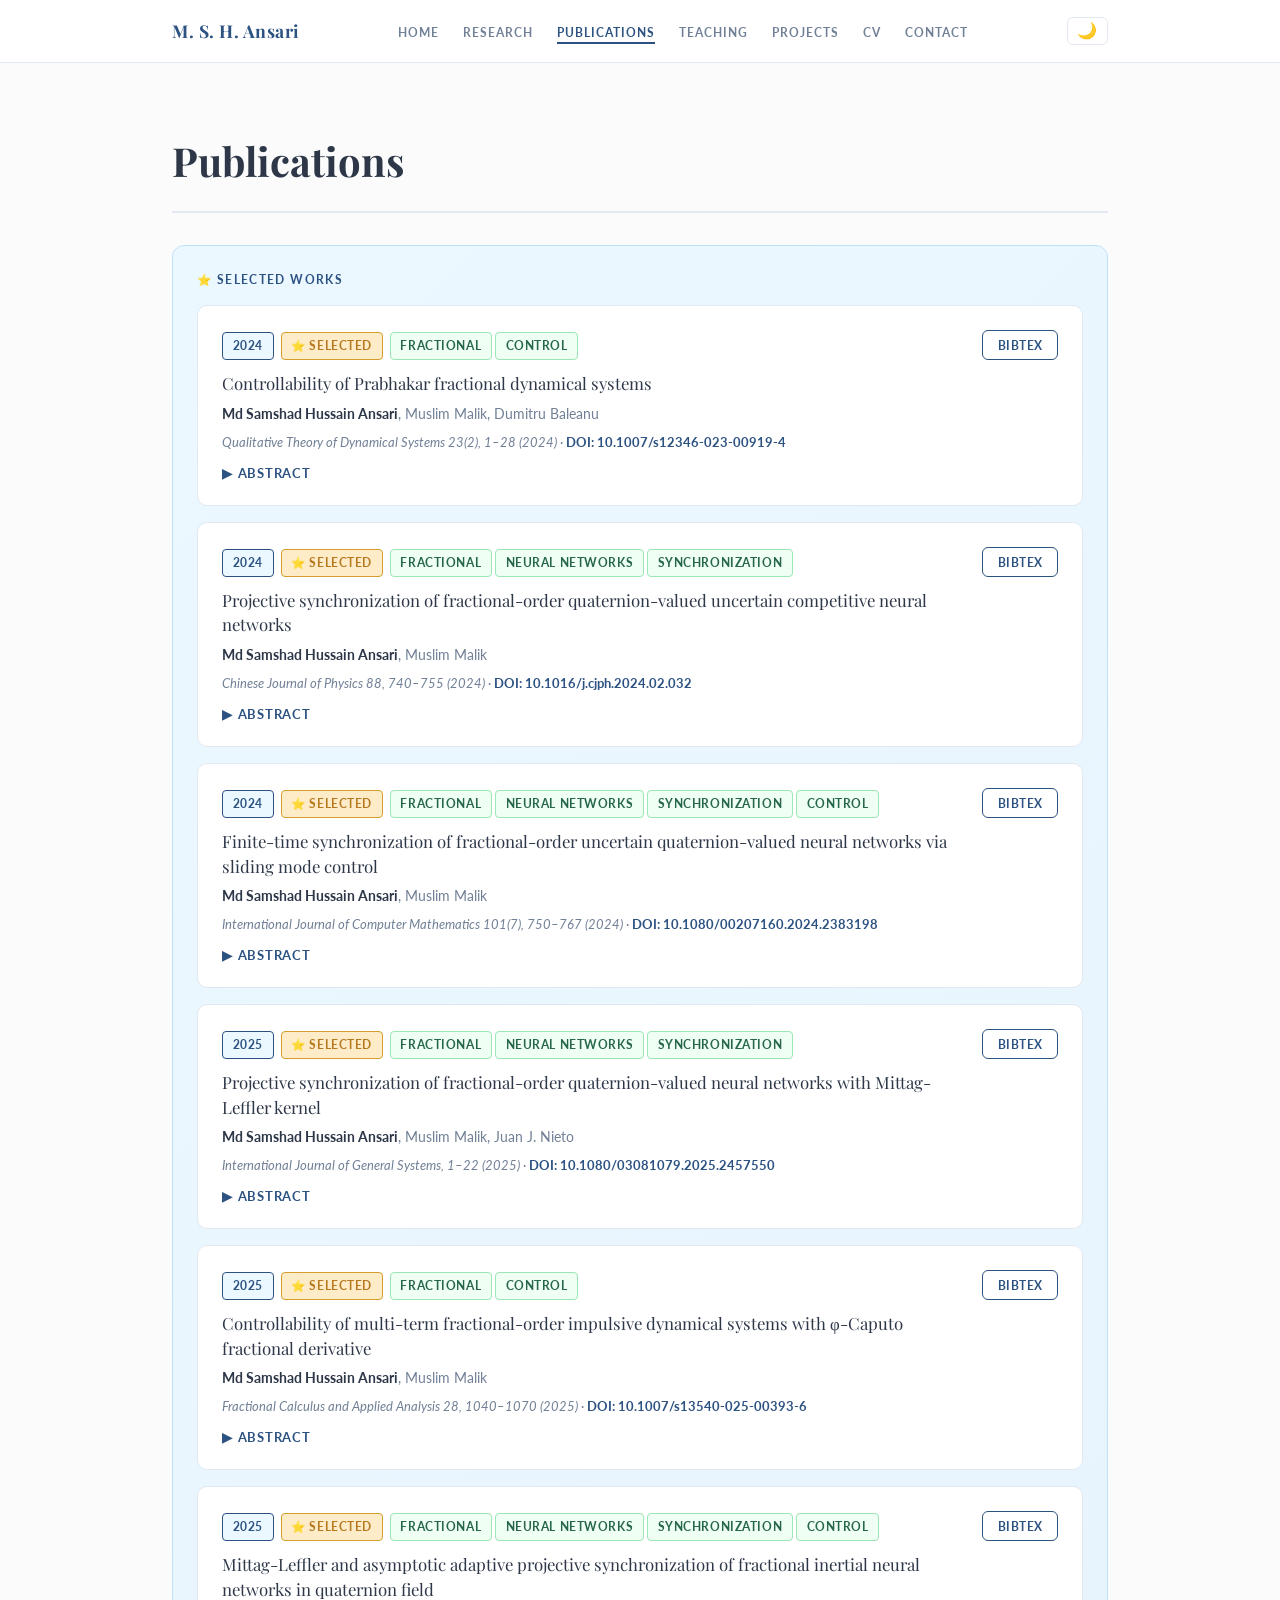
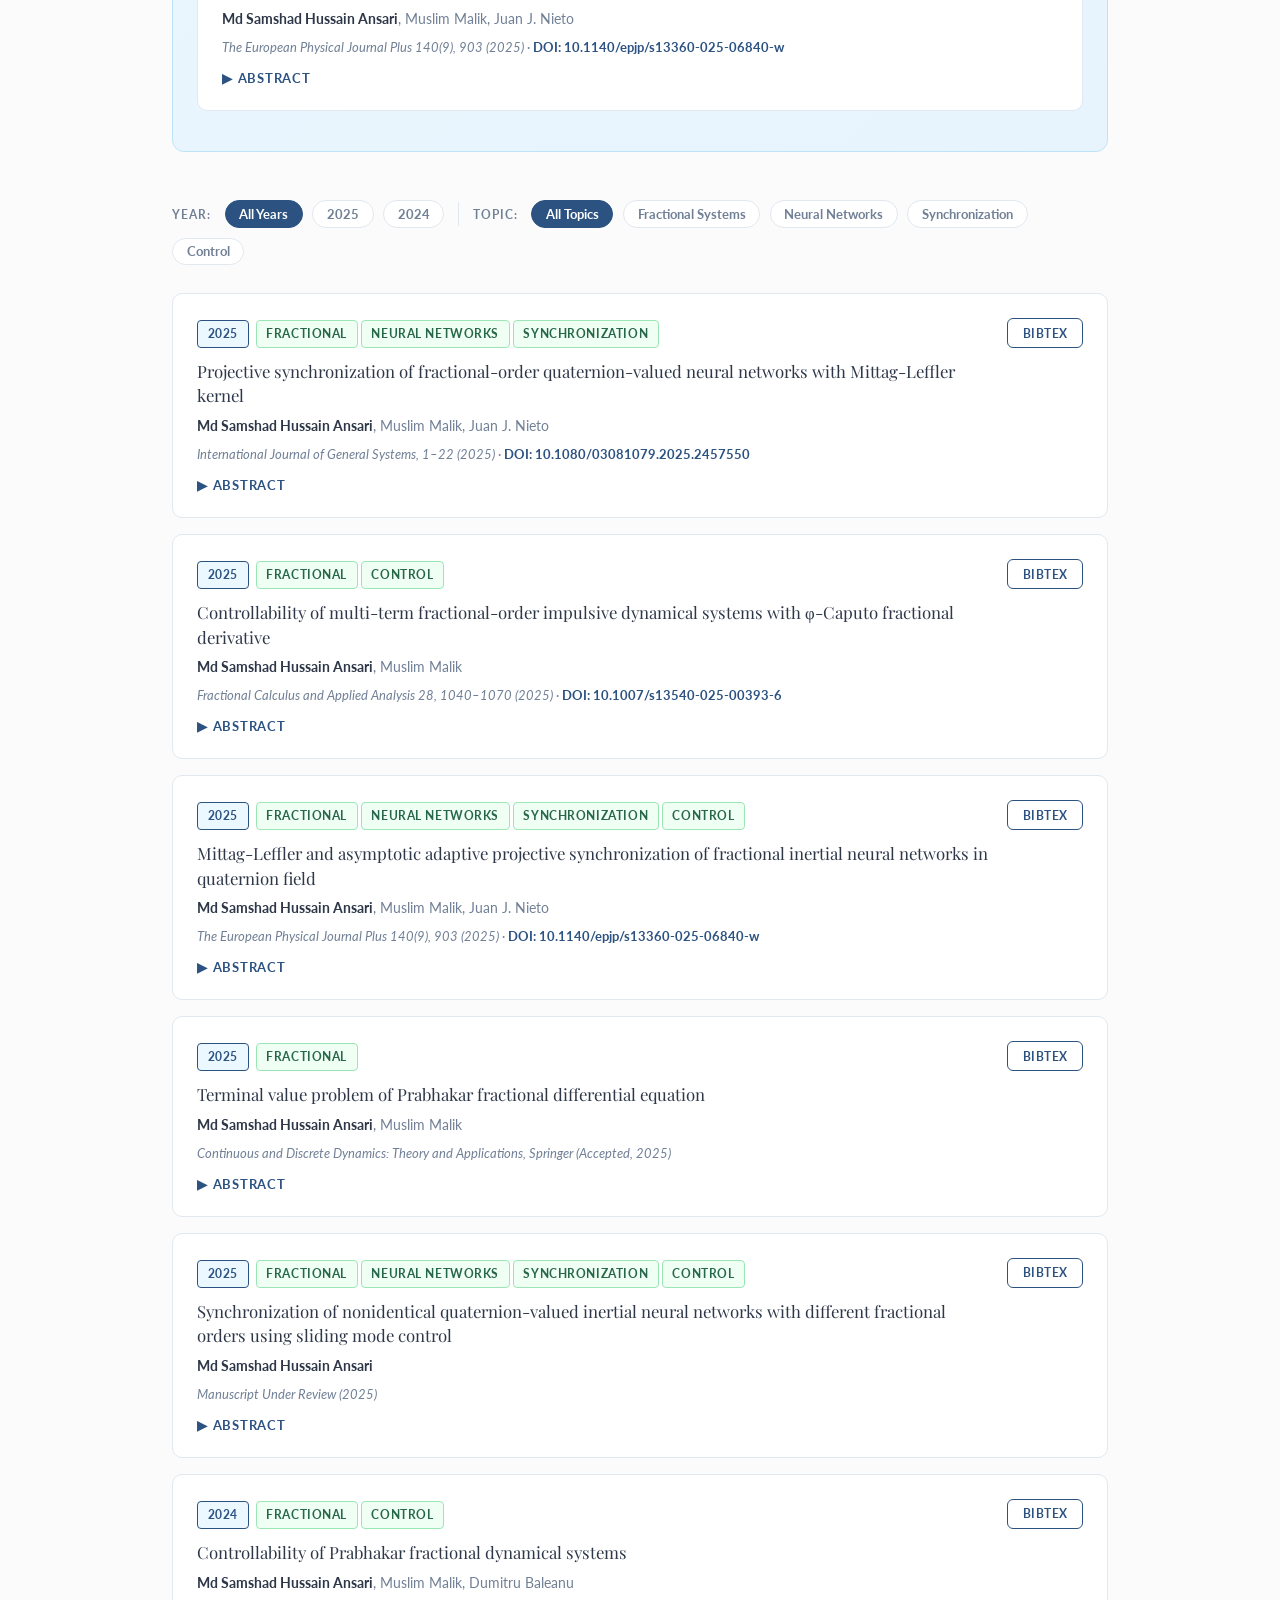
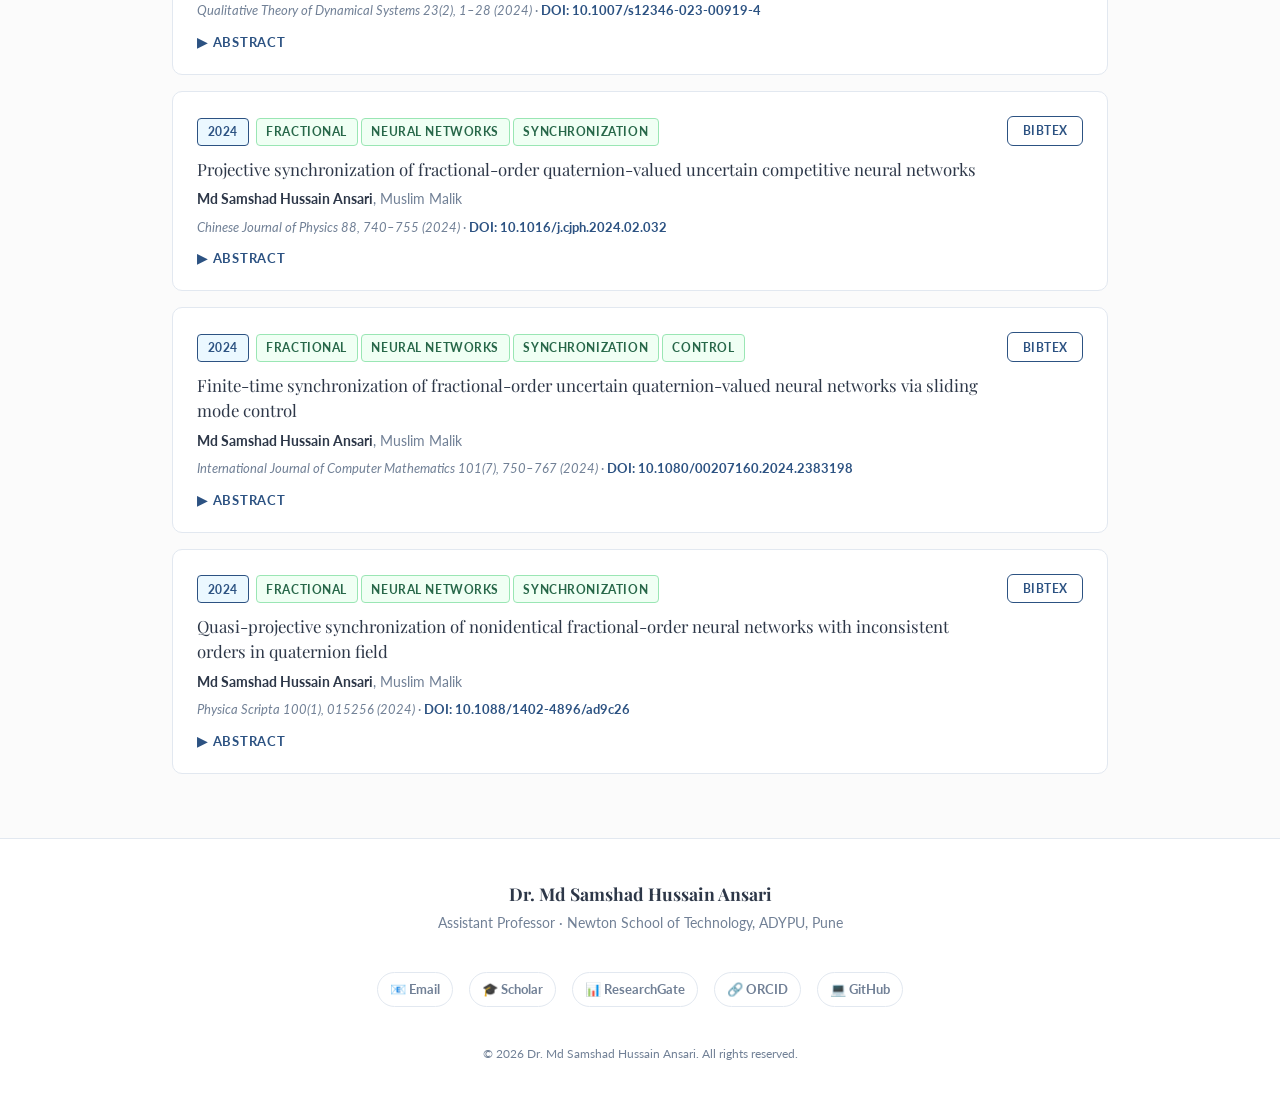
<file: publications.html>
<!DOCTYPE html>
<html lang="en">
<head>
  <meta charset="UTF-8" />
  <meta name="viewport" content="width=device-width, initial-scale=1.0"/>
  <title>Publications — Dr. Md Samshad Hussain Ansari</title>
  <meta name="description" content="Peer-reviewed publications by Dr. Md Samshad Hussain Ansari on fractional-order systems, quaternion-valued neural networks, synchronization, and controllability." />
  <meta property="og:title" content="Publications — Dr. Md Samshad Hussain Ansari" />
  <meta property="og:description" content="Full list of publications in fractional calculus, neural network synchronization, and mathematical control theory." />
  <meta property="og:type" content="website" />
  <link rel="stylesheet" href="css/style.css" />
  <script src="js/components.js" defer></script>
  <script src="js/publications.js" defer></script>
  <style>
    /* ── Filter bar ── */
    .filter-bar {
      display: flex;
      flex-wrap: wrap;
      gap: 0.6rem;
      margin-bottom: 1.75rem;
      align-items: center;
    }
    .filter-label {
      font-size: 0.78rem;
      font-weight: 700;
      text-transform: uppercase;
      letter-spacing: 0.08em;
      color: var(--text-muted);
      margin-right: 0.25rem;
    }
    .filter-btn {
      background: var(--bg-alt);
      border: 1px solid var(--border-color);
      border-radius: 20px;
      padding: 0.3rem 0.85rem;
      font-size: 0.8rem;
      font-weight: 700;
      cursor: pointer;
      color: var(--text-muted);
      font-family: var(--font-sans);
      transition: all 0.2s;
    }
    .filter-btn:hover,
    .filter-btn.active {
      background: var(--accent);
      border-color: var(--accent);
      color: #fff;
    }
    .filter-sep {
      width: 1px; height: 24px;
      background: var(--border-color);
      margin: 0 0.25rem;
    }

    /* ── Publication card ── */
    .pub-card {
      background: var(--bg-alt);
      border: 1px solid var(--border-color);
      border-radius: 10px;
      padding: 1.5rem;
      margin-bottom: 1rem;
      transition: transform 0.2s, box-shadow 0.2s;
    }
    .pub-card:hover { transform: translateY(-2px); box-shadow: 0 8px 24px var(--card-shadow); }
    .pub-card.hidden { display: none; }

    .pub-card-header { display: flex; justify-content: space-between; align-items: flex-start; gap: 1rem; }
    .pub-card-meta { flex: 1; }
    .pub-card-actions { display: flex; gap: 0.5rem; flex-shrink: 0; flex-wrap: wrap; }

    .pub-card-title {
      font-family: var(--font-serif);
      font-size: 1.05rem;
      color: var(--text-main);
      margin-bottom: 0.4rem;
      line-height: 1.45;
    }
    .pub-card-authors {
      font-size: 0.88rem;
      color: var(--text-muted);
      margin-bottom: 0.3rem;
    }
    .pub-card-authors strong { color: var(--text-main); font-weight: 700; }
    .pub-card-venue {
      font-size: 0.82rem;
      color: var(--text-muted);
      font-style: italic;
    }
    .pub-card-venue a { color: var(--accent); font-style: normal; font-weight: 700; }

    /* ── Expandable abstract ── */
    .abstract-toggle {
      background: none;
      border: none;
      color: var(--accent);
      font-size: 0.8rem;
      font-weight: 700;
      font-family: var(--font-sans);
      cursor: pointer;
      padding: 0;
      margin-top: 0.75rem;
      display: flex;
      align-items: center;
      gap: 0.3rem;
      text-transform: uppercase;
      letter-spacing: 0.06em;
    }
    .abstract-toggle .arrow { transition: transform 0.25s; display: inline-block; }
    .abstract-toggle.open .arrow { transform: rotate(90deg); }

    .abstract-body {
      display: none;
      margin-top: 0.75rem;
      padding: 1rem;
      background: var(--bg-color);
      border-radius: 6px;
      font-size: 0.9rem;
      color: var(--text-muted);
      line-height: 1.75;
      border: 1px solid var(--border-color);
    }
    .abstract-body.open { display: block; animation: fadeIn 0.2s ease-out; }

    /* ── BibTeX toast ── */
    #bibtex-toast {
      position: fixed;
      bottom: 2rem; left: 50%;
      transform: translateX(-50%) translateY(20px);
      background: #2c5282;
      color: #fff;
      padding: 0.6rem 1.4rem;
      border-radius: 30px;
      font-size: 0.85rem;
      font-weight: 700;
      opacity: 0;
      transition: opacity 0.3s, transform 0.3s;
      z-index: 9999;
      pointer-events: none;
    }
    #bibtex-toast.show { opacity: 1; transform: translateX(-50%) translateY(0); }

    /* ── Selected works section ── */
    .selected-section {
      margin-bottom: 3rem;
      padding: 1.5rem;
      background: linear-gradient(135deg, #ebf8ff 0%, #e8f4fd 100%);
      border: 1px solid #bee3f8;
      border-radius: 12px;
    }
    [data-theme="dark"] .selected-section {
      background: linear-gradient(135deg, #0d1f3c 0%, #111827 100%);
      border-color: var(--border-color);
    }
    .selected-section .section-label { margin-bottom: 1rem; }
    .selected-section .pub-card {
      background: var(--bg-alt);
      border-color: var(--border-color);
    }

    /* ── Stats bar ── */
    .pub-stats {
      display: flex;
      gap: 2rem;
      margin-bottom: 2rem;
      flex-wrap: wrap;
    }
    .pub-stat { text-align: center; }
    .pub-stat-num {
      font-family: var(--font-serif);
      font-size: 2rem;
      font-weight: 700;
      color: var(--accent);
      display: block;
    }
    .pub-stat-lbl {
      font-size: 0.72rem;
      text-transform: uppercase;
      letter-spacing: 0.08em;
      color: var(--text-muted);
      font-weight: 700;
    }

    /* ── No results ── */
    .no-results {
      text-align: center;
      padding: 4rem 2rem;
      color: var(--text-muted);
      display: none;
    }
    .no-results.show { display: block; }

    @media (max-width: 600px) {
      .pub-card-header { flex-direction: column; }
      .pub-card-actions { align-self: flex-start; }
    }
  </style>
</head>
<body>
  <div id="navbar-container">
    <portfolio-navbar></portfolio-navbar>
  </div>

  <main>
    <h1 class="page-title">Publications</h1>

    <!-- ── Selected Works ── -->
    <section class="selected-section" aria-labelledby="selected-heading">
      <div class="section-label" id="selected-heading">⭐ Selected Works</div>
      <div id="selected-list"></div>
    </section>

    <!-- ── Filter Bar ── -->
    <div class="filter-bar" role="group" aria-label="Filter publications">
      <span class="filter-label">Year:</span>
      <button class="filter-btn active" data-filter-year="all" id="year-all">All Years</button>
      <!-- Year buttons injected by JS -->
      <div id="year-filter-btns" style="display:contents"></div>

      <div class="filter-sep" aria-hidden="true"></div>

      <span class="filter-label">Topic:</span>
      <button class="filter-btn active" data-filter-topic="all" id="topic-all">All Topics</button>
      <button class="filter-btn" data-filter-topic="fractional">Fractional Systems</button>
      <button class="filter-btn" data-filter-topic="neural-networks">Neural Networks</button>
      <button class="filter-btn" data-filter-topic="synchronization">Synchronization</button>
      <button class="filter-btn" data-filter-topic="control">Control</button>
    </div>

    <!-- ── All Publications ── -->
    <section aria-label="All publications">
      <div id="pub-list"></div>
      <div class="no-results" id="no-results">No publications match the selected filters.</div>
    </section>
  </main>

  <portfolio-footer></portfolio-footer>
  <div id="bibtex-toast" role="alert" aria-live="polite">BibTeX copied to clipboard!</div>

  <script>
  // Render publications
  document.addEventListener('DOMContentLoaded', () => {
    if (typeof PUBLICATIONS === 'undefined') return;

    const list = document.getElementById('pub-list');
    const selectedList = document.getElementById('selected-list');
    const noResults = document.getElementById('no-results');

    let activeYear = 'all';
    let activeTopic = 'all';

    // Helper: parse author markdown (**name** = bold)
    function renderAuthors(str) {
      return str.replace(/\*\*([^*]+)\*\*/g, '<strong>$1</strong>');
    }

    // Build a single pub card element
    function buildCard(pub, showSelectedBadge = false) {
      const card = document.createElement('div');
      card.className = 'pub-card';
      card.dataset.year = pub.year;
      card.dataset.topics = pub.topics.join(' ');

      const topicBadges = pub.topics.map(t => {
        const labels = { fractional: 'Fractional', 'neural-networks': 'Neural Networks', synchronization: 'Synchronization', control: 'Control' };
        return `<span class="badge badge-topic">${labels[t] || t}</span>`;
      }).join('');

      const doiHtml = pub.doi && pub.doi.trim().length > 0
        ? ` · <a href="https://doi.org/${pub.doi.trim()}" target="_blank" rel="noopener" aria-label="DOI link">DOI: ${pub.doi.trim()}</a>`
        : '';

      card.innerHTML = `
        <div class="pub-card-header">
          <div class="pub-card-meta">
            <div style="margin-bottom:0.4rem">
              <span class="badge badge-year">${pub.year}</span>
              ${showSelectedBadge ? '<span class="badge" style="color:#b7791f;background:#feebc8;border-color:#d69e2e">⭐ Selected</span>' : ''}
              ${topicBadges}
            </div>
            <div class="pub-card-title">${pub.title}</div>
            <div class="pub-card-authors">${renderAuthors(pub.authors)}</div>
            <div class="pub-card-venue">
              ${pub.journal}${doiHtml}
            </div>
            <button class="abstract-toggle" aria-expanded="false" aria-controls="abstract-${pub.id}">
              <span class="arrow">▶</span> Abstract
            </button>
            <div class="abstract-body" id="abstract-${pub.id}" role="region" aria-label="Abstract">
              ${pub.abstract}
            </div>
          </div>
          <div class="pub-card-actions">
            <button class="btn btn-sm btn-outline bibtex-btn" data-id="${pub.id}" aria-label="Copy BibTeX for ${pub.title}">
              BibTeX
            </button>
          </div>
        </div>
      `;

      // Abstract toggle
      const toggleBtn = card.querySelector('.abstract-toggle');
      const abstractDiv = card.querySelector('.abstract-body');
      toggleBtn.addEventListener('click', () => {
        const isOpen = abstractDiv.classList.toggle('open');
        toggleBtn.classList.toggle('open', isOpen);
        toggleBtn.setAttribute('aria-expanded', String(isOpen));
      });

      // BibTeX copy
      card.querySelector('.bibtex-btn').addEventListener('click', () => {
        const text = PUBLICATIONS.find(p => p.id === pub.id)?.bibtex || '';
        navigator.clipboard.writeText(text).then(() => showToast()).catch(() => {
          // Fallback
          const ta = document.createElement('textarea');
          ta.value = text; ta.style.position = 'fixed'; ta.style.opacity = '0';
          document.body.appendChild(ta); ta.select();
          document.execCommand('copy'); document.body.removeChild(ta);
          showToast();
        });
      });

      return card;
    }

    function showToast() {
      const toast = document.getElementById('bibtex-toast');
      toast.classList.add('show');
      setTimeout(() => toast.classList.remove('show'), 2200);
    }

    // Years for filter buttons
    const years = [...new Set(PUBLICATIONS.map(p => p.year))].sort((a,b) => b - a);

    // Year filter buttons
    const yearContainer = document.getElementById('year-filter-btns');
    years.forEach(y => {
      const btn = document.createElement('button');
      btn.className = 'filter-btn';
      btn.dataset.filterYear = String(y);
      btn.textContent = y;
      yearContainer.appendChild(btn);
    });

    // Selected works
    PUBLICATIONS.filter(p => p.selected).forEach(pub => {
      selectedList.appendChild(buildCard(pub, true));
    });

    // All publications (sorted newest first)
    const sorted = [...PUBLICATIONS].sort((a, b) => b.year - a.year);
    sorted.forEach(pub => list.appendChild(buildCard(pub)));

    // Filter logic
    function applyFilters() {
      let anyVisible = false;
      list.querySelectorAll('.pub-card').forEach(card => {
        const yearMatch = activeYear === 'all' || card.dataset.year === activeYear;
        const topicMatch = activeTopic === 'all' || card.dataset.topics.split(' ').includes(activeTopic);
        const visible = yearMatch && topicMatch;
        card.classList.toggle('hidden', !visible);
        if (visible) anyVisible = true;
      });
      noResults.classList.toggle('show', !anyVisible);
    }

    // Bind filter buttons
    document.querySelectorAll('[data-filter-year]').forEach(btn => {
      btn.addEventListener('click', () => {
        document.querySelectorAll('[data-filter-year]').forEach(b => b.classList.remove('active'));
        btn.classList.add('active');
        activeYear = btn.dataset.filterYear;
        applyFilters();
      });
    });

    document.querySelectorAll('[data-filter-topic]').forEach(btn => {
      btn.addEventListener('click', () => {
        document.querySelectorAll('[data-filter-topic]').forEach(b => b.classList.remove('active'));
        btn.classList.add('active');
        activeTopic = btn.dataset.filterTopic;
        applyFilters();
      });
    });
  });
  </script>
</body>
</html>
</file>
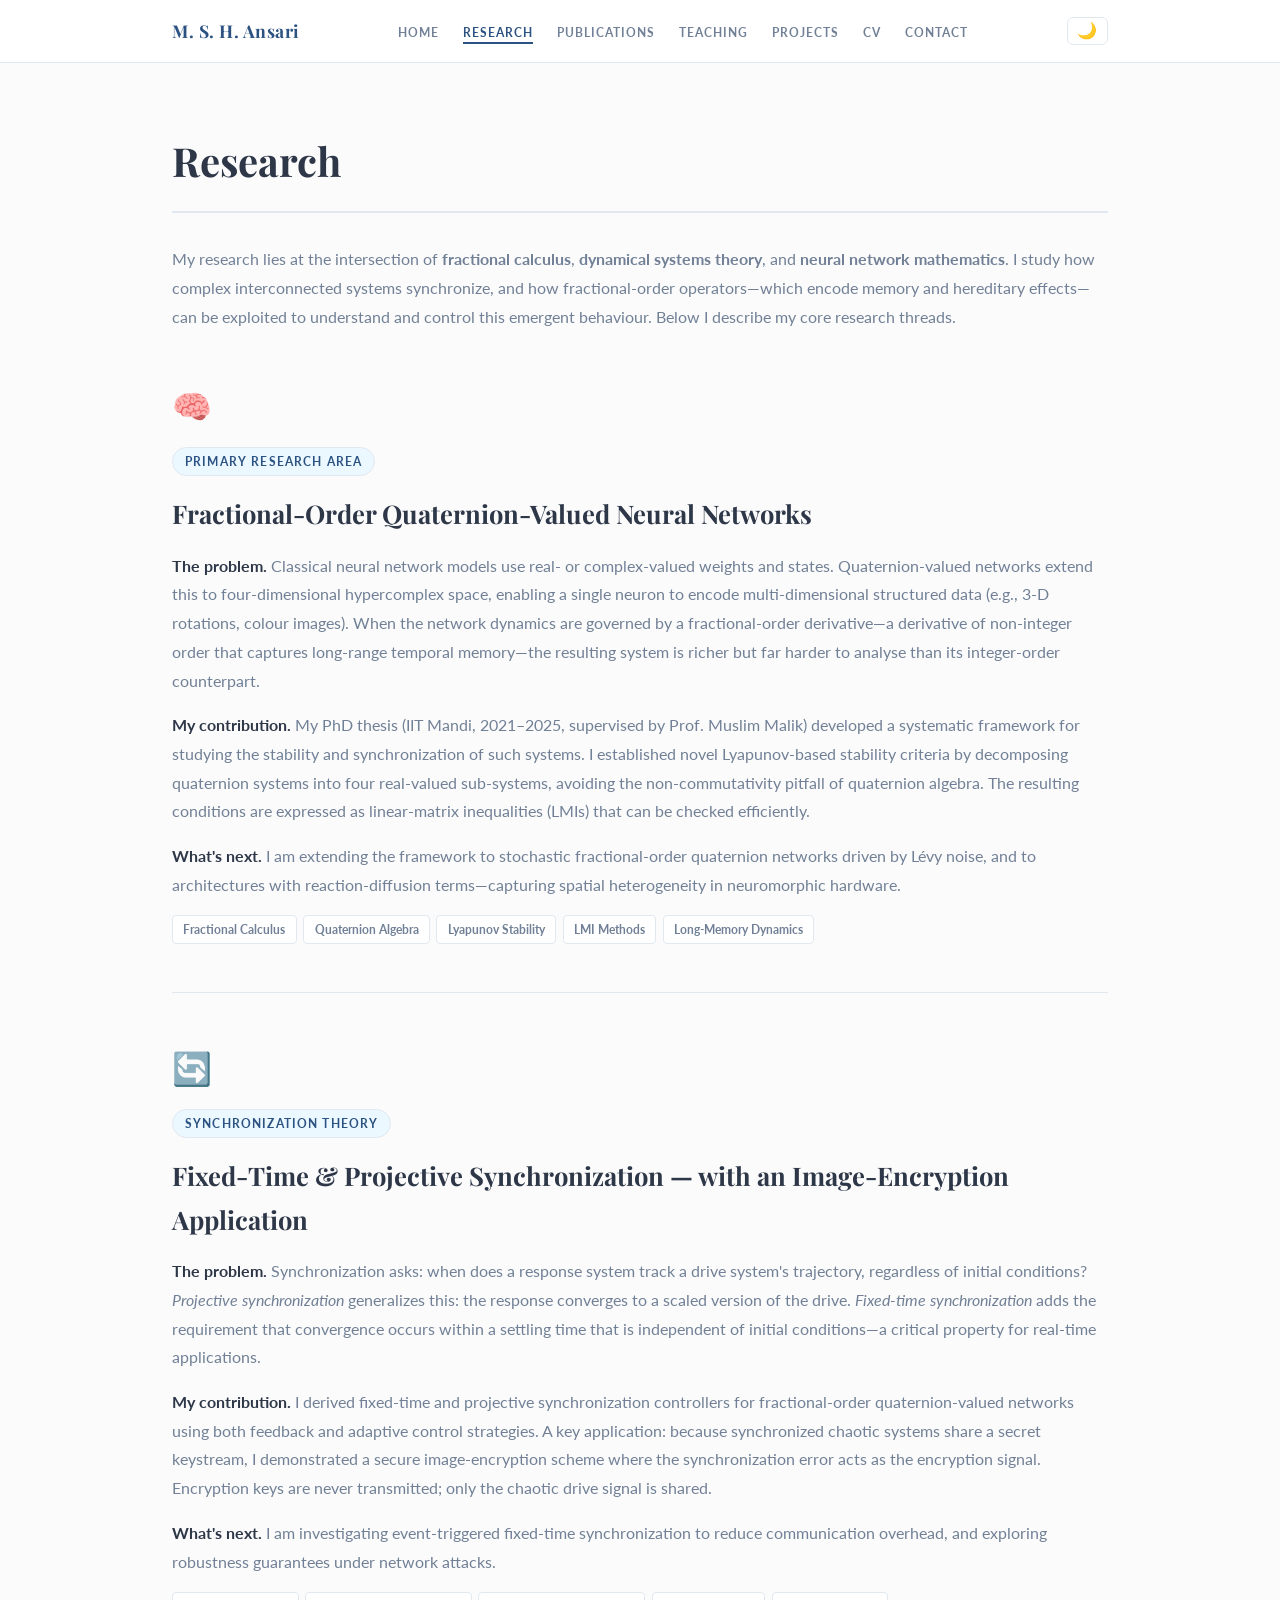
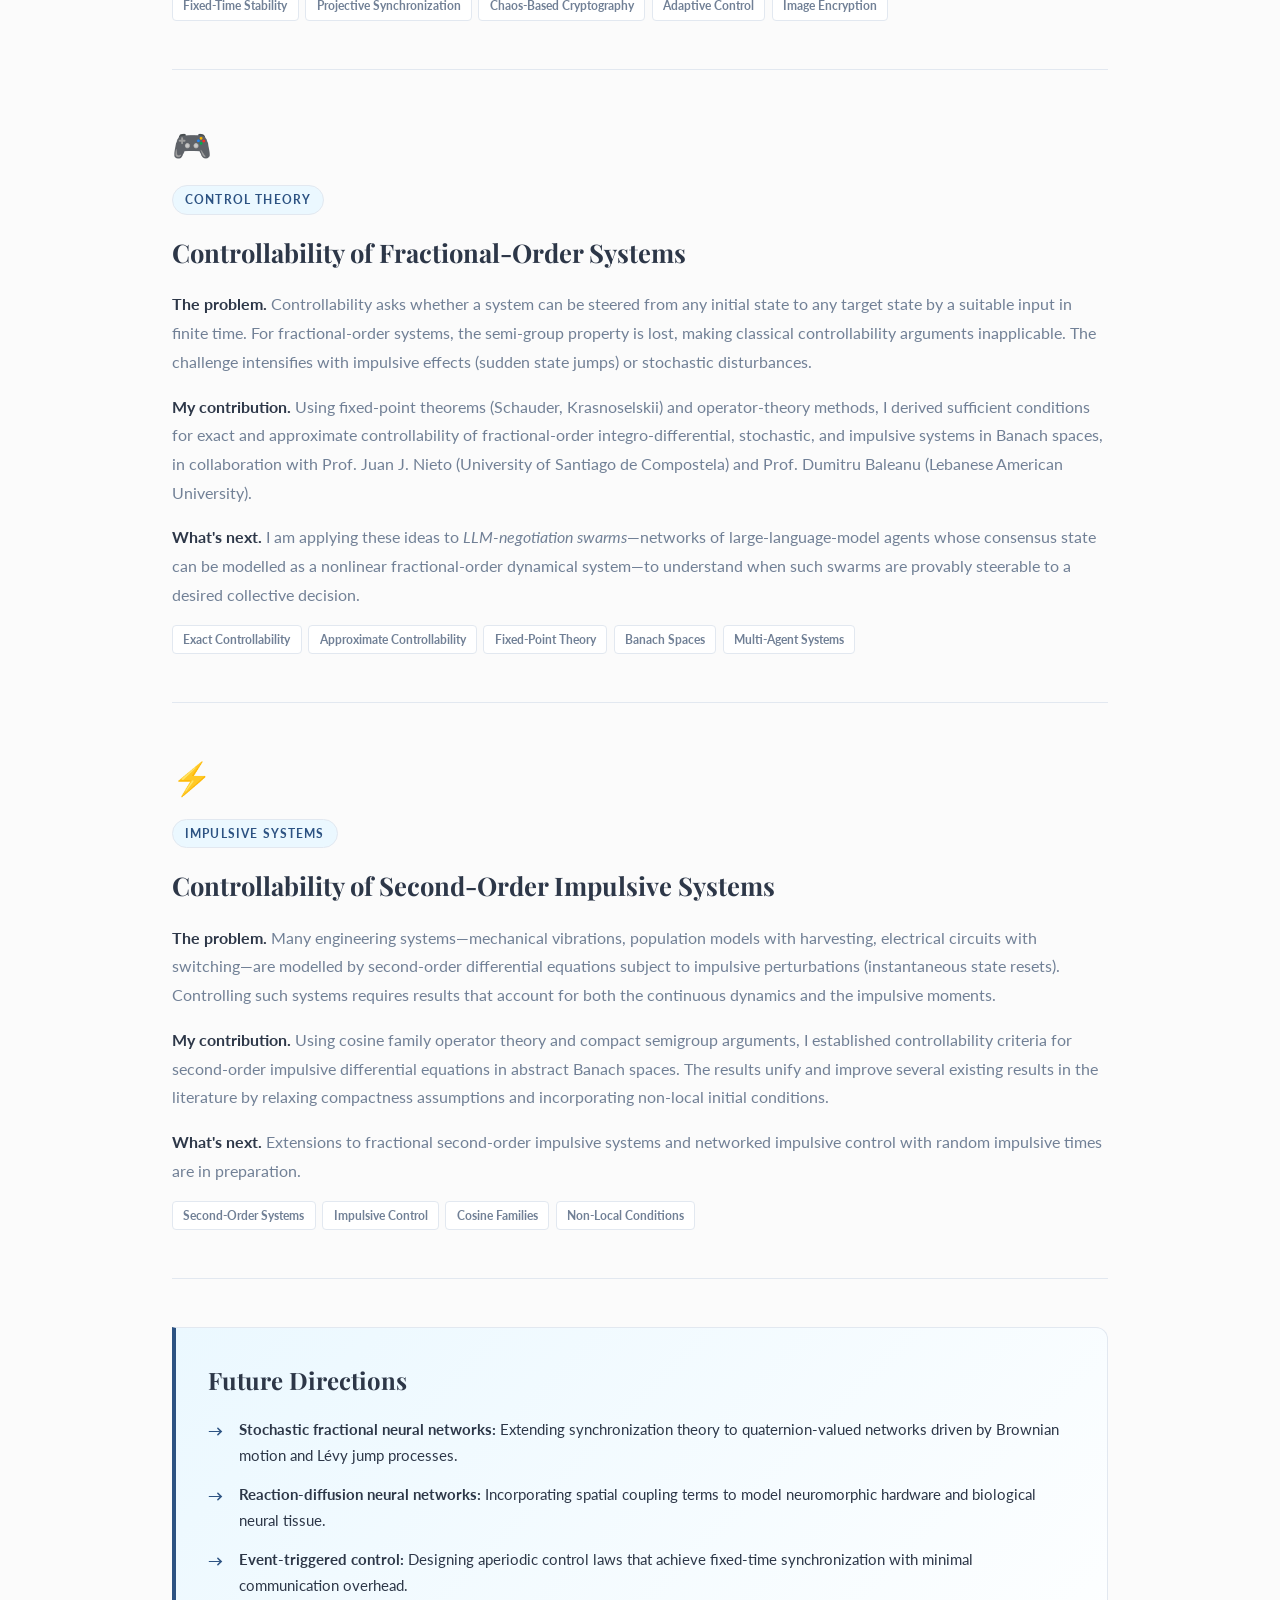
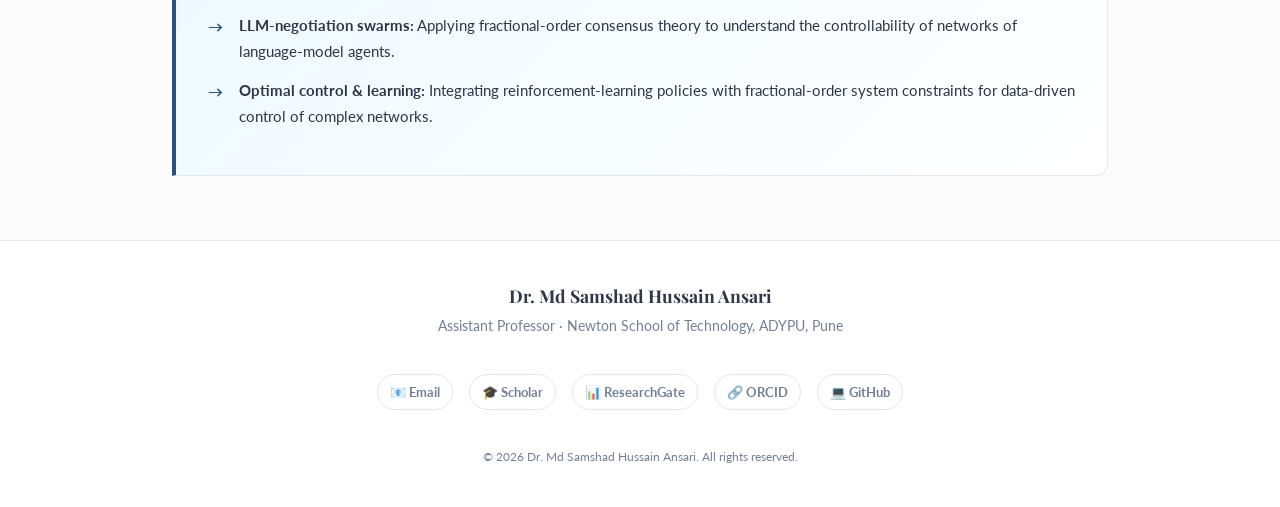
<file: research.html>
<!DOCTYPE html>
<html lang="en">
<head>
  <meta charset="UTF-8" />
  <meta name="viewport" content="width=device-width, initial-scale=1.0"/>
  <title>Research — Dr. Md Samshad Hussain Ansari</title>
  <meta name="description" content="Research of Dr. Md Samshad Hussain Ansari on fractional-order quaternion-valued neural networks, synchronization, controllability, and mathematical control theory." />
  <meta property="og:title" content="Research — Dr. Md Samshad Hussain Ansari" />
  <meta property="og:description" content="Research areas: fractional-order quaternion-valued neural networks, fixed-time synchronization, controllability, and image encryption applications." />
  <meta property="og:type" content="website" />
  <link rel="stylesheet" href="css/style.css" />
  <script src="js/components.js" defer></script>
  <style>
    .research-area {
      margin-bottom: 3rem;
      padding-bottom: 3rem;
      border-bottom: 1px solid var(--border-color);
    }
    .research-area:last-of-type { border-bottom: none; }

    .research-tag {
      display: inline-flex;
      align-items: center;
      gap: 0.4rem;
      font-size: 0.72rem;
      font-weight: 700;
      text-transform: uppercase;
      letter-spacing: 0.1em;
      color: var(--accent);
      background: var(--accent-light);
      border: 1px solid var(--border-color);
      padding: 0.25rem 0.75rem;
      border-radius: 20px;
      margin-bottom: 1rem;
      font-family: var(--font-sans);
    }

    .research-area h2 {
      font-size: 1.6rem;
      margin-bottom: 1rem;
      color: var(--text-main);
    }

    .research-area p {
      color: var(--text-muted);
      margin-bottom: 1rem;
      font-size: 0.97rem;
      line-height: 1.85;
    }

    .research-area p strong { color: var(--text-main); }

    .keyword-list {
      display: flex;
      flex-wrap: wrap;
      gap: 0.4rem;
      margin-top: 1rem;
    }
    .keyword {
      font-size: 0.75rem;
      font-weight: 700;
      padding: 0.2rem 0.65rem;
      background: var(--bg-alt);
      border: 1px solid var(--border-color);
      border-radius: 4px;
      color: var(--text-muted);
    }

    .area-icon {
      font-size: 2rem;
      margin-bottom: 0.75rem;
      display: block;
    }

    .future-directions {
      background: linear-gradient(135deg, var(--accent-light) 0%, var(--bg-alt) 100%);
      border: 1px solid var(--border-color);
      border-left: 4px solid var(--accent);
      border-radius: 0 12px 12px 0;
      padding: 2rem;
      margin-top: 2rem;
    }
    .future-directions h2 {
      font-size: 1.5rem;
      margin-bottom: 1rem;
    }
    .future-item {
      display: flex;
      gap: 1rem;
      margin-bottom: 0.85rem;
      font-size: 0.95rem;
      color: var(--text-main);
    }
    .future-item::before {
      content: '→';
      color: var(--accent);
      font-weight: 700;
      flex-shrink: 0;
      margin-top: 0.05rem;
    }
  </style>
</head>
<body>
  <div id="navbar-container">
    <portfolio-navbar></portfolio-navbar>
  </div>

  <main>
    <h1 class="page-title">Research</h1>
    <p style="color:var(--text-muted);font-size:1rem;margin-bottom:3rem;line-height:1.8">
      My research lies at the intersection of <strong>fractional calculus</strong>, <strong>dynamical systems theory</strong>,
      and <strong>neural network mathematics</strong>. I study how complex interconnected systems synchronize, and how
      fractional-order operators—which encode memory and hereditary effects—can be exploited to understand and control
      this emergent behaviour. Below I describe my core research threads.
    </p>

    <!-- ── Area 1 ── -->
    <section class="research-area" aria-labelledby="area1-heading">
      <span class="area-icon" aria-hidden="true">🧠</span>
      <div class="research-tag">Primary Research Area</div>
      <h2 id="area1-heading">Fractional-Order Quaternion-Valued Neural Networks</h2>

      <p>
        <strong>The problem.</strong> Classical neural network models use real- or complex-valued weights and states.
        Quaternion-valued networks extend this to four-dimensional hypercomplex space, enabling a single neuron to encode
        multi-dimensional structured data (e.g., 3-D rotations, colour images). When the network dynamics are governed
        by a fractional-order derivative—a derivative of non-integer order that captures long-range temporal memory—the
        resulting system is richer but far harder to analyse than its integer-order counterpart.
      </p>
      <p>
        <strong>My contribution.</strong> My PhD thesis (IIT Mandi, 2021–2025, supervised by Prof. Muslim Malik)
        developed a systematic framework for studying the stability and synchronization of such systems. I established
        novel Lyapunov-based stability criteria by decomposing quaternion systems into four real-valued sub-systems,
        avoiding the non-commutativity pitfall of quaternion algebra. The resulting conditions are expressed as
        linear-matrix inequalities (LMIs) that can be checked efficiently.
      </p>
      <p>
        <strong>What's next.</strong> I am extending the framework to stochastic fractional-order quaternion networks
        driven by Lévy noise, and to architectures with reaction-diffusion terms—capturing spatial heterogeneity in
        neuromorphic hardware.
      </p>
      <div class="keyword-list">
        <span class="keyword">Fractional Calculus</span>
        <span class="keyword">Quaternion Algebra</span>
        <span class="keyword">Lyapunov Stability</span>
        <span class="keyword">LMI Methods</span>
        <span class="keyword">Long-Memory Dynamics</span>
      </div>
    </section>

    <!-- ── Area 2 ── -->
    <section class="research-area" aria-labelledby="area2-heading">
      <span class="area-icon" aria-hidden="true">🔄</span>
      <div class="research-tag">Synchronization Theory</div>
      <h2 id="area2-heading">Fixed-Time &amp; Projective Synchronization — with an Image-Encryption Application</h2>

      <p>
        <strong>The problem.</strong> Synchronization asks: when does a response system track a drive system's trajectory,
        regardless of initial conditions? <em>Projective synchronization</em> generalizes this: the response converges
        to a scaled version of the drive. <em>Fixed-time synchronization</em> adds the requirement that convergence
        occurs within a settling time that is independent of initial conditions—a critical property for real-time applications.
      </p>
      <p>
        <strong>My contribution.</strong> I derived fixed-time and projective synchronization controllers for
        fractional-order quaternion-valued networks using both feedback and adaptive control strategies. A key
        application: because synchronized chaotic systems share a secret keystream, I demonstrated a secure
        image-encryption scheme where the synchronization error acts as the encryption signal. Encryption keys
        are never transmitted; only the chaotic drive signal is shared.
      </p>
      <p>
        <strong>What's next.</strong> I am investigating event-triggered fixed-time synchronization to reduce
        communication overhead, and exploring robustness guarantees under network attacks.
      </p>
      <div class="keyword-list">
        <span class="keyword">Fixed-Time Stability</span>
        <span class="keyword">Projective Synchronization</span>
        <span class="keyword">Chaos-Based Cryptography</span>
        <span class="keyword">Adaptive Control</span>
        <span class="keyword">Image Encryption</span>
      </div>
    </section>

    <!-- ── Area 3 ── -->
    <section class="research-area" aria-labelledby="area3-heading">
      <span class="area-icon" aria-hidden="true">🎮</span>
      <div class="research-tag">Control Theory</div>
      <h2 id="area3-heading">Controllability of Fractional-Order Systems</h2>

      <p>
        <strong>The problem.</strong> Controllability asks whether a system can be steered from any initial state
        to any target state by a suitable input in finite time. For fractional-order systems, the semi-group property
        is lost, making classical controllability arguments inapplicable. The challenge intensifies with impulsive
        effects (sudden state jumps) or stochastic disturbances.
      </p>
      <p>
        <strong>My contribution.</strong> Using fixed-point theorems (Schauder, Krasnoselskii) and operator-theory
        methods, I derived sufficient conditions for exact and approximate controllability of fractional-order
        integro-differential, stochastic, and impulsive systems in Banach spaces, in collaboration with
        Prof. Juan J. Nieto (University of Santiago de Compostela) and Prof. Dumitru Baleanu (Lebanese American University).
      </p>
      <p>
        <strong>What's next.</strong> I am applying these ideas to <em>LLM-negotiation swarms</em>—networks of
        large-language-model agents whose consensus state can be modelled as a nonlinear fractional-order dynamical
        system—to understand when such swarms are provably steerable to a desired collective decision.
      </p>
      <div class="keyword-list">
        <span class="keyword">Exact Controllability</span>
        <span class="keyword">Approximate Controllability</span>
        <span class="keyword">Fixed-Point Theory</span>
        <span class="keyword">Banach Spaces</span>
        <span class="keyword">Multi-Agent Systems</span>
      </div>
    </section>

    <!-- ── Area 4 ── -->
    <section class="research-area" aria-labelledby="area4-heading">
      <span class="area-icon" aria-hidden="true">⚡</span>
      <div class="research-tag">Impulsive Systems</div>
      <h2 id="area4-heading">Controllability of Second-Order Impulsive Systems</h2>

      <p>
        <strong>The problem.</strong> Many engineering systems—mechanical vibrations, population models with
        harvesting, electrical circuits with switching—are modelled by second-order differential equations subject
        to impulsive perturbations (instantaneous state resets). Controlling such systems requires results that
        account for both the continuous dynamics and the impulsive moments.
      </p>
      <p>
        <strong>My contribution.</strong> Using cosine family operator theory and compact semigroup arguments,
        I established controllability criteria for second-order impulsive differential equations in abstract
        Banach spaces. The results unify and improve several existing results in the literature by relaxing
        compactness assumptions and incorporating non-local initial conditions.
      </p>
      <p>
        <strong>What's next.</strong> Extensions to fractional second-order impulsive systems and networked
        impulsive control with random impulsive times are in preparation.
      </p>
      <div class="keyword-list">
        <span class="keyword">Second-Order Systems</span>
        <span class="keyword">Impulsive Control</span>
        <span class="keyword">Cosine Families</span>
        <span class="keyword">Non-Local Conditions</span>
      </div>
    </section>

    <!-- ── Future Directions ── -->
    <section aria-labelledby="future-heading">
      <div class="future-directions">
        <h2 id="future-heading">Future Directions</h2>
        <div class="future-item">
          <span>
            <strong>Stochastic fractional neural networks:</strong> Extending synchronization theory to
            quaternion-valued networks driven by Brownian motion and Lévy jump processes.
          </span>
        </div>
        <div class="future-item">
          <span>
            <strong>Reaction-diffusion neural networks:</strong> Incorporating spatial coupling terms to model
            neuromorphic hardware and biological neural tissue.
          </span>
        </div>
        <div class="future-item">
          <span>
            <strong>Event-triggered control:</strong> Designing aperiodic control laws that achieve fixed-time
            synchronization with minimal communication overhead.
          </span>
        </div>
        <div class="future-item">
          <span>
            <strong>LLM-negotiation swarms:</strong> Applying fractional-order consensus theory to understand
            the controllability of networks of language-model agents.
          </span>
        </div>
        <div class="future-item">
          <span>
            <strong>Optimal control &amp; learning:</strong> Integrating reinforcement-learning policies with
            fractional-order system constraints for data-driven control of complex networks.
          </span>
        </div>
      </div>
    </section>
  </main>

  <portfolio-footer></portfolio-footer>
</body>
</html>
</file>
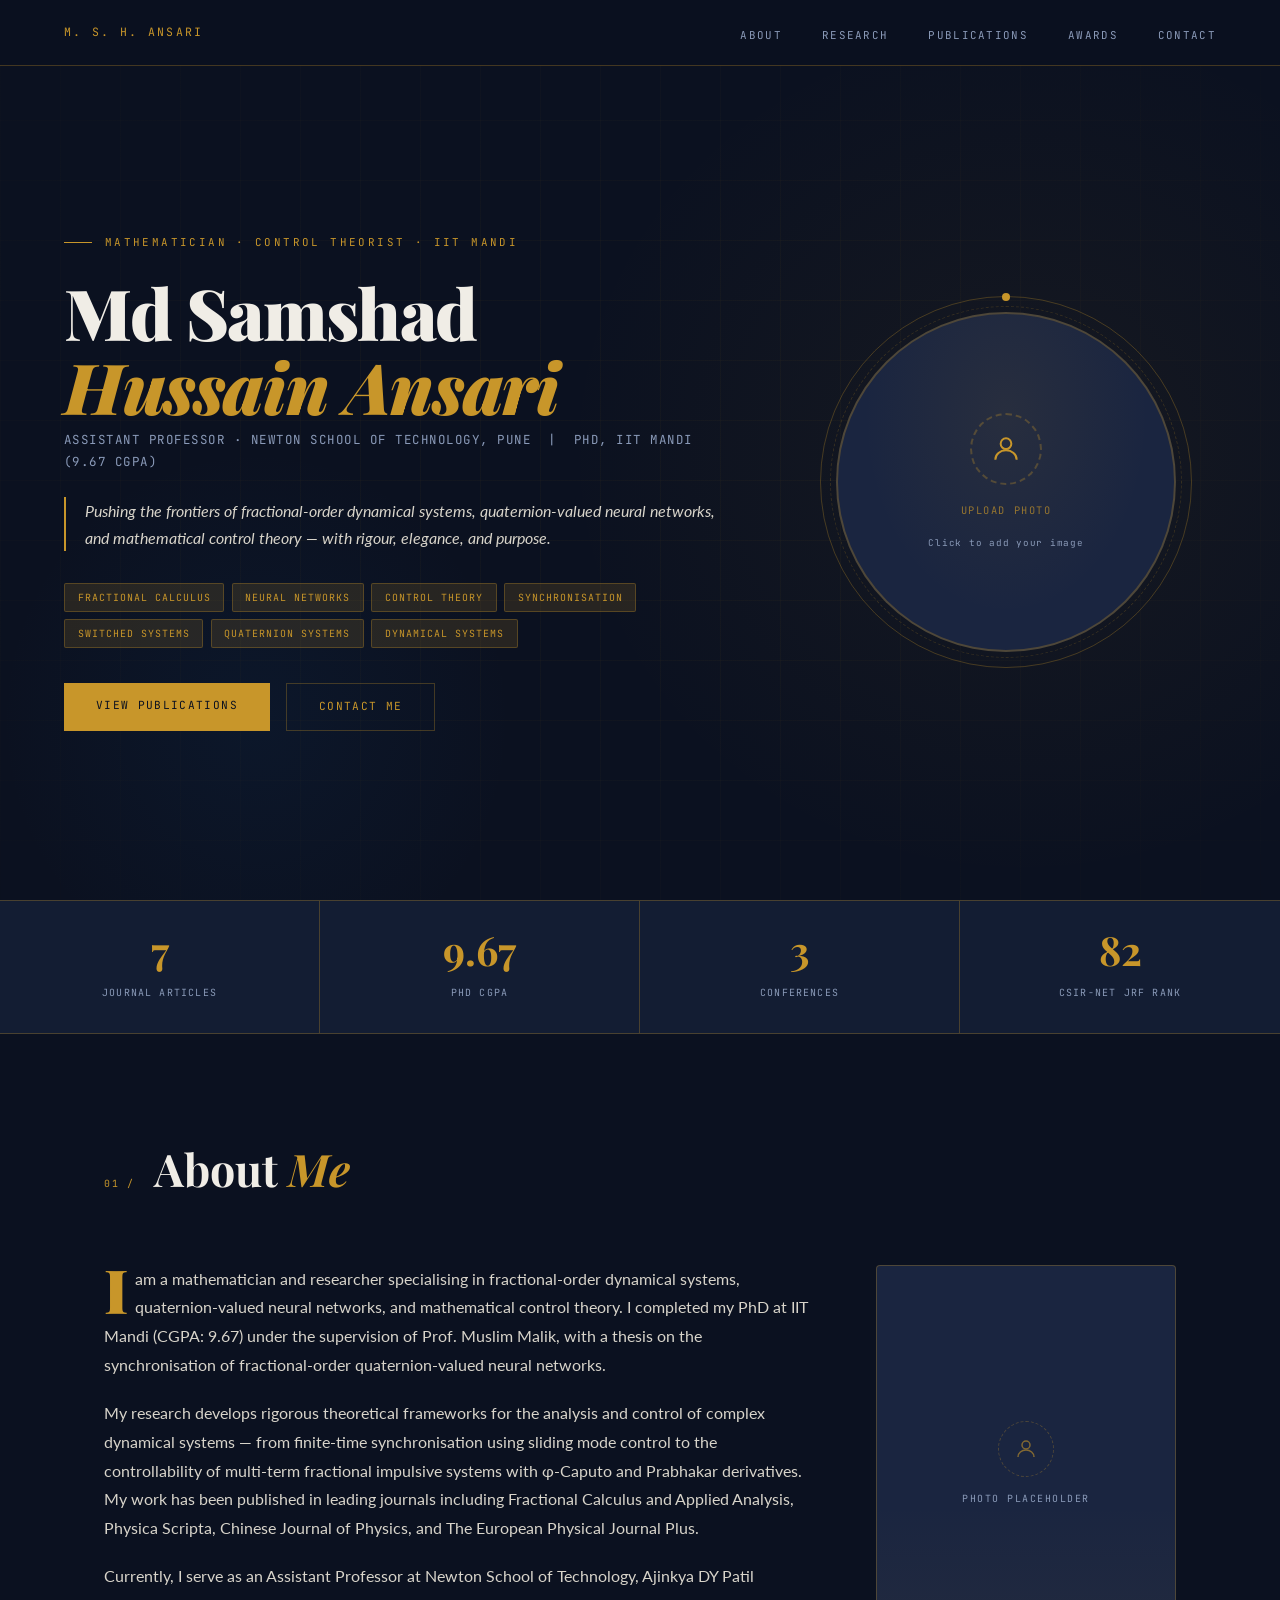
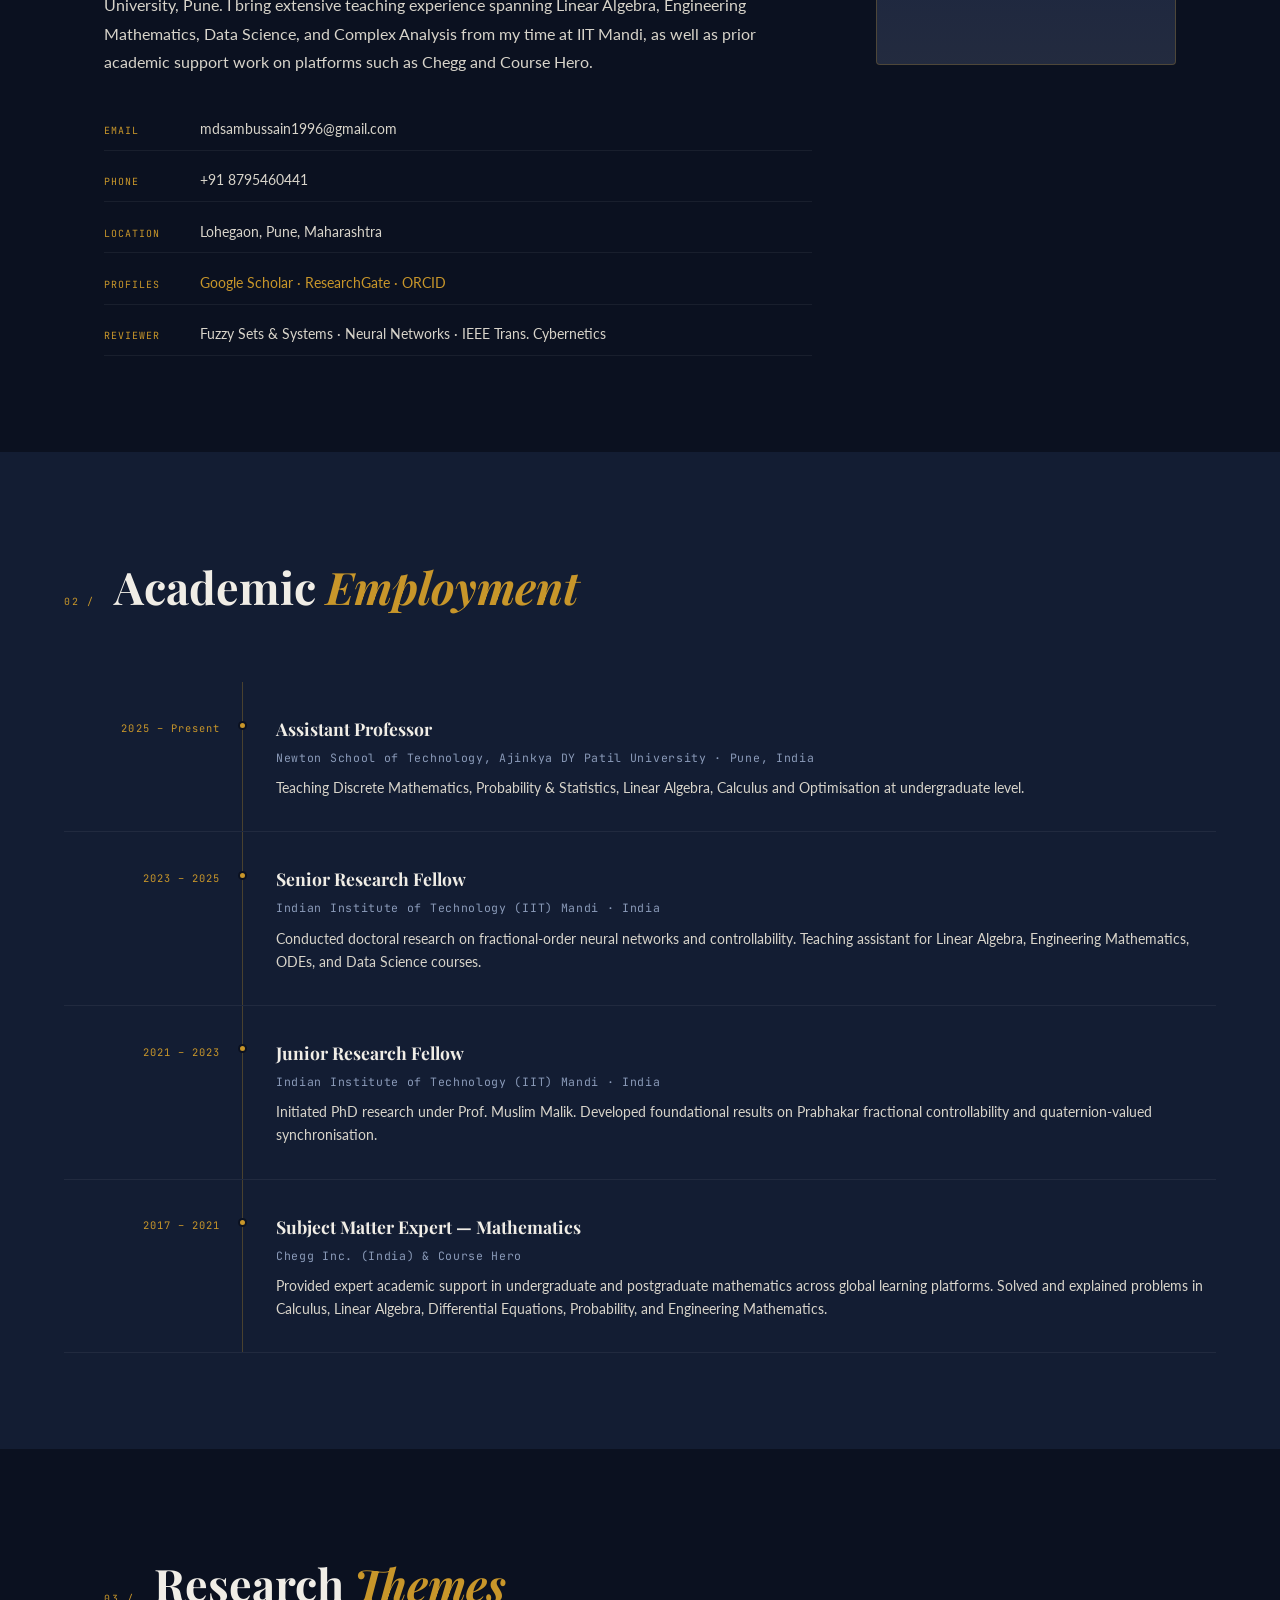
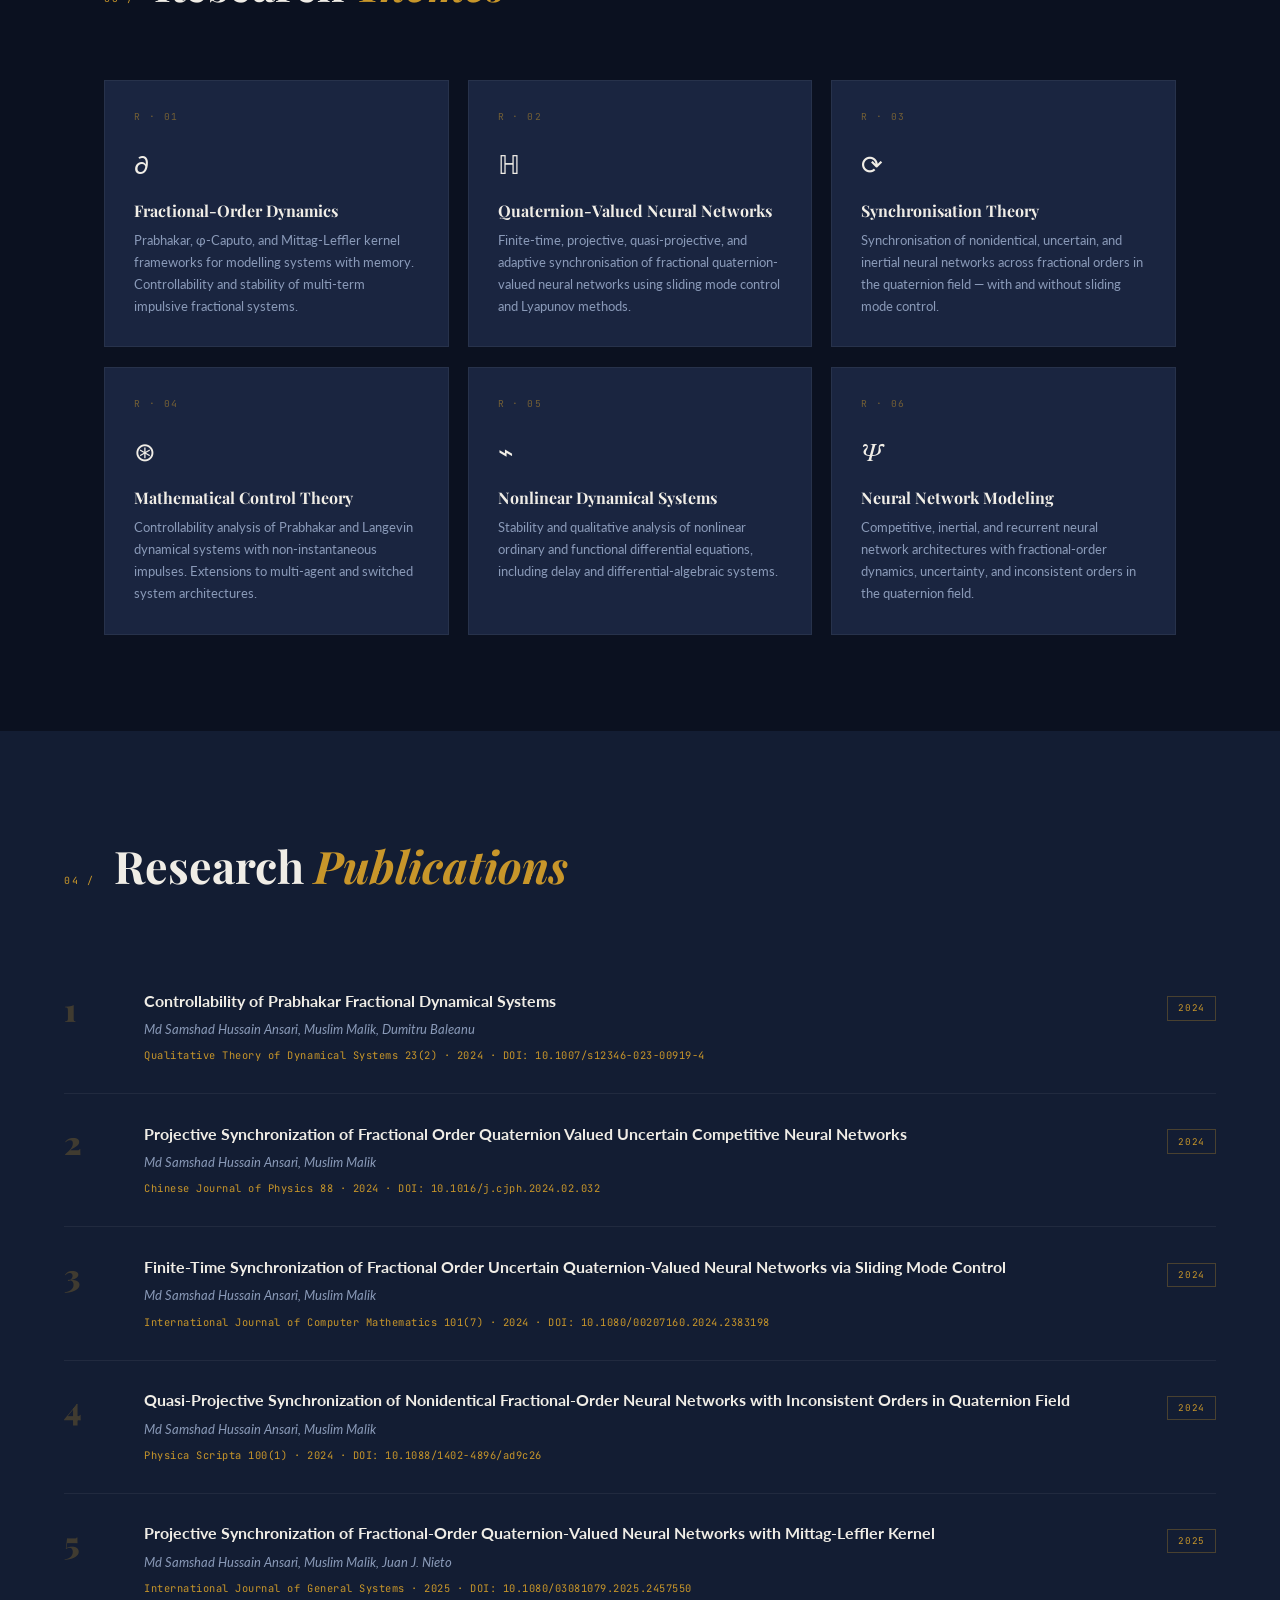
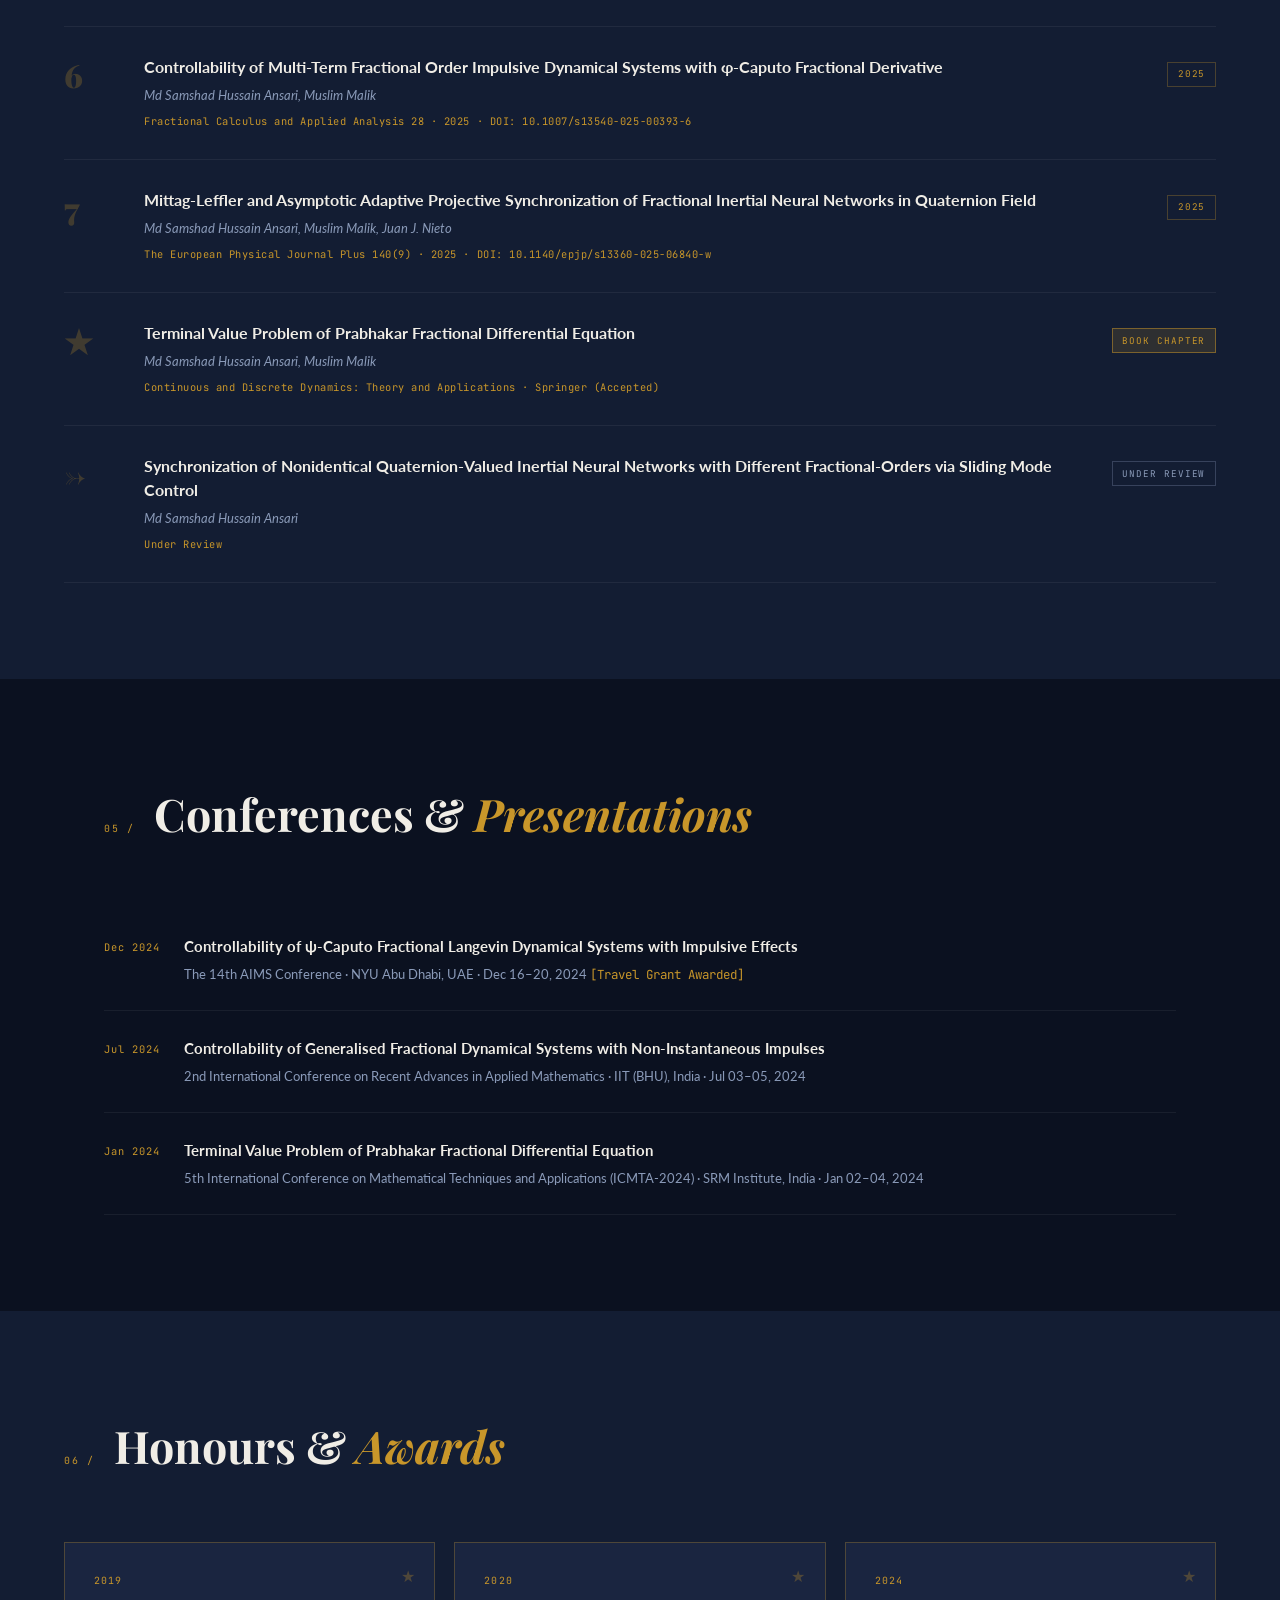
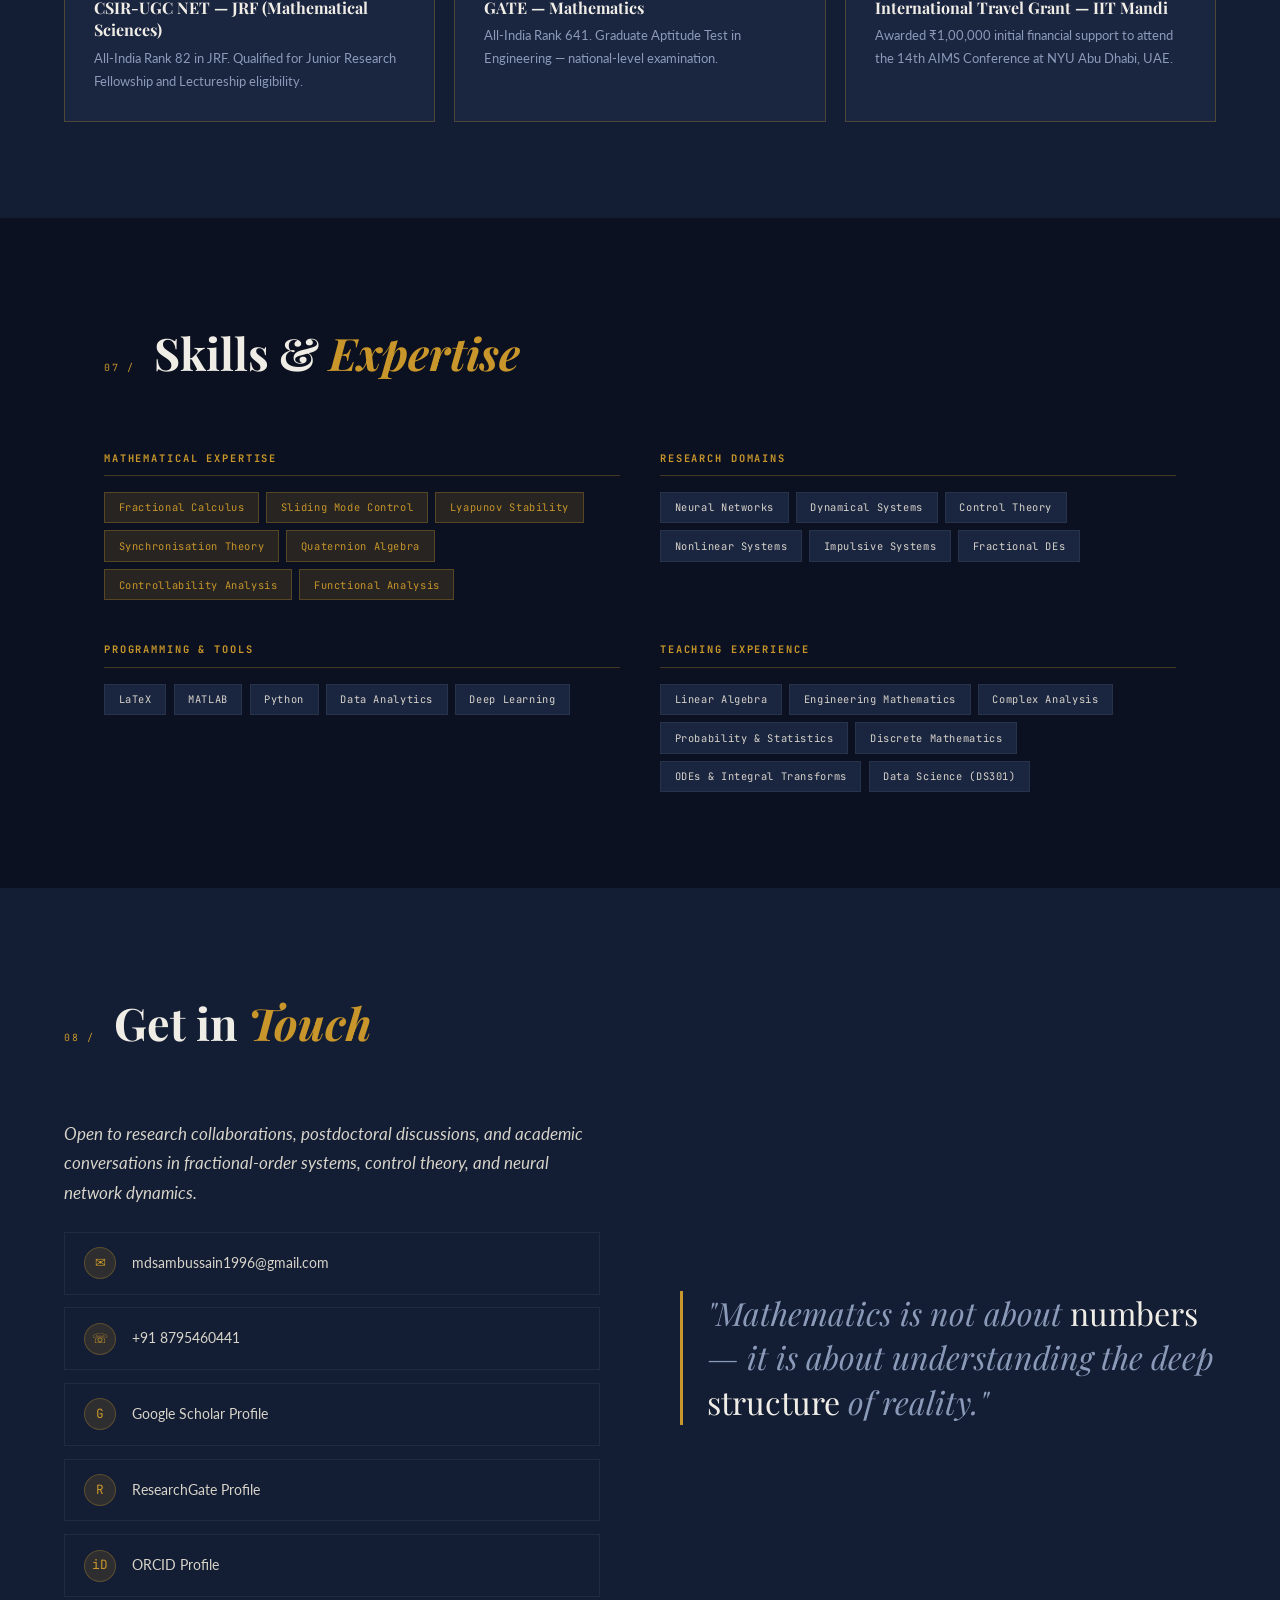
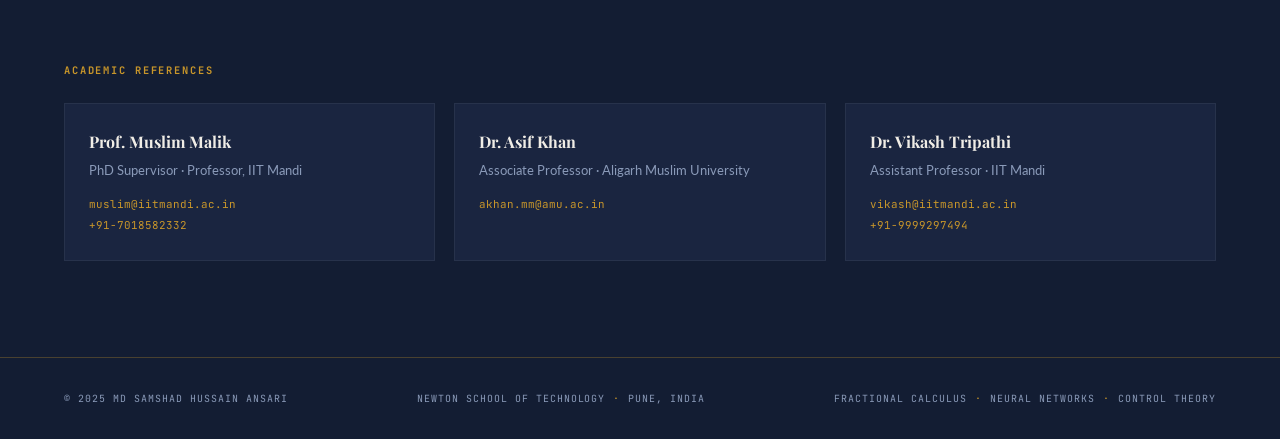
<file: samshad_portfolio_v2.html>
<!DOCTYPE html>
<html lang="en">
<head>
<meta charset="UTF-8"/>
<meta name="viewport" content="width=device-width, initial-scale=1.0"/>
<title>Md Samshad Hussain Ansari — Mathematician & Control Theorist</title>
<link href="https://fonts.googleapis.com/css2?family=Playfair+Display:ital,wght@0,400;0,700;0,900;1,400;1,700&family=JetBrains+Mono:wght@300;400;500&family=Lato:wght@300;400;700&display=swap" rel="stylesheet"/>
<style>
:root {
  --navy: #0b1120;
  --navy2: #131d33;
  --navy3: #1a2540;
  --navy4: #222f50;
  --gold: #c8962a;
  --gold-light: #e5b84a;
  --gold-dim: rgba(200,150,42,0.15);
  --gold-border: rgba(200,150,42,0.3);
  --white: #f0ede6;
  --white2: #d8d4ca;
  --muted: #8a9ab8;
  --faint: rgba(255,255,255,0.06);
  --serif: 'Playfair Display', Georgia, serif;
  --sans: 'Lato', sans-serif;
  --mono: 'JetBrains Mono', monospace;
}
*,*::before,*::after{box-sizing:border-box;margin:0;padding:0;}
html{scroll-behavior:smooth;}
body{background:var(--navy);color:var(--white);font-family:var(--sans);font-size:17px;line-height:1.75;overflow-x:hidden;}

/* SCROLLBAR */
::-webkit-scrollbar{width:4px;}
::-webkit-scrollbar-track{background:var(--navy);}
::-webkit-scrollbar-thumb{background:var(--gold);}

/* NAV */
nav{
  position:fixed;top:0;left:0;right:0;z-index:999;
  display:flex;align-items:center;justify-content:space-between;
  padding:1.1rem 4rem;
  background:rgba(11,17,32,0.92);
  backdrop-filter:blur(16px);
  border-bottom:1px solid var(--gold-border);
}
.nav-logo{
  font-family:var(--mono);font-size:0.72rem;
  letter-spacing:0.2em;text-transform:uppercase;
  color:var(--gold);
}
nav ul{list-style:none;display:flex;gap:2.5rem;}
nav a{
  font-family:var(--mono);font-size:0.68rem;
  letter-spacing:0.12em;text-transform:uppercase;
  color:var(--muted);text-decoration:none;
  transition:color 0.2s;position:relative;
}
nav a::after{
  content:'';position:absolute;bottom:-4px;left:0;right:0;
  height:1px;background:var(--gold);
  transform:scaleX(0);transform-origin:left;
  transition:transform 0.25s;
}
nav a:hover{color:var(--gold);}
nav a:hover::after{transform:scaleX(1);}

/* HERO */
#hero{
  min-height:100vh;
  display:grid;
  grid-template-columns:1fr 420px;
  align-items:center;
  padding:9rem 4rem 5rem;
  gap:4rem;
  position:relative;
  overflow:hidden;
}
#hero::before{
  content:'';
  position:absolute;inset:0;
  background:
    radial-gradient(ellipse 60% 80% at 80% 50%, rgba(200,150,42,0.06) 0%, transparent 60%),
    radial-gradient(ellipse 40% 60% at 20% 80%, rgba(24,95,165,0.08) 0%, transparent 50%);
  pointer-events:none;
}

/* animated grid lines */
#hero::after{
  content:'';
  position:absolute;inset:0;
  background-image:
    linear-gradient(rgba(200,150,42,0.04) 1px, transparent 1px),
    linear-gradient(90deg, rgba(200,150,42,0.04) 1px, transparent 1px);
  background-size:60px 60px;
  pointer-events:none;
  mask-image:radial-gradient(ellipse 80% 80% at 50% 50%, black 30%, transparent 100%);
}

.hero-left{position:relative;z-index:2;}

.hero-label{
  font-family:var(--mono);font-size:0.68rem;
  letter-spacing:0.22em;text-transform:uppercase;
  color:var(--gold);margin-bottom:1.5rem;
  display:flex;align-items:center;gap:0.8rem;
  opacity:0;animation:fadeUp 0.7s 0.1s ease forwards;
}
.hero-label::before{content:'';width:28px;height:1px;background:var(--gold);}

h1{
  font-family:var(--serif);
  font-size:clamp(3.2rem,5.5vw,5.5rem);
  font-weight:900;
  line-height:1.05;
  letter-spacing:-0.02em;
  color:var(--white);
  margin-bottom:0.3rem;
  opacity:0;animation:fadeUp 0.7s 0.25s ease forwards;
}
h1 em{font-style:italic;color:var(--gold);}

.hero-title{
  font-family:var(--mono);font-size:0.78rem;
  letter-spacing:0.12em;text-transform:uppercase;
  color:var(--muted);margin-bottom:1.5rem;
  opacity:0;animation:fadeUp 0.7s 0.38s ease forwards;
}

.hero-desc{
  font-size:1rem;color:var(--white2);
  border-left:2px solid var(--gold);
  padding-left:1.2rem;margin-bottom:2rem;
  font-style:italic;line-height:1.7;
  opacity:0;animation:fadeUp 0.7s 0.5s ease forwards;
}

.hero-tags{
  display:flex;flex-wrap:wrap;gap:0.45rem;margin-bottom:2.2rem;
  opacity:0;animation:fadeUp 0.7s 0.62s ease forwards;
}
.tag{
  font-family:var(--mono);font-size:0.62rem;
  letter-spacing:0.1em;text-transform:uppercase;
  padding:0.3rem 0.8rem;
  border:1px solid var(--gold-border);
  color:var(--gold);border-radius:2px;
  background:var(--gold-dim);
}

.hero-cta{
  display:flex;gap:1rem;flex-wrap:wrap;
  opacity:0;animation:fadeUp 0.7s 0.75s ease forwards;
}
.btn{
  font-family:var(--mono);font-size:0.7rem;
  letter-spacing:0.12em;text-transform:uppercase;
  padding:0.8rem 2rem;border:none;cursor:pointer;
  text-decoration:none;display:inline-block;
  transition:all 0.22s;
}
.btn-gold{background:var(--gold);color:var(--navy);}
.btn-gold:hover{background:var(--gold-light);}
.btn-outline{border:1px solid var(--gold-border);color:var(--gold);background:transparent;}
.btn-outline:hover{background:var(--gold-dim);}

/* PHOTO */
.hero-right{
  display:flex;align-items:center;justify-content:center;
  position:relative;z-index:2;
  opacity:0;animation:fadeUp 0.7s 0.5s ease forwards;
}
.photo-wrap{
  position:relative;
  width:340px;height:340px;
}
.photo-ring-outer{
  position:absolute;inset:-16px;
  border-radius:50%;
  border:1px solid var(--gold-border);
  animation:spin 20s linear infinite;
}
.photo-ring-outer::before{
  content:'';
  position:absolute;top:0;left:50%;
  width:8px;height:8px;
  border-radius:50%;
  background:var(--gold);
  transform:translate(-50%,-50%);
}
.photo-ring-inner{
  position:absolute;inset:-6px;
  border-radius:50%;
  border:1px dashed rgba(200,150,42,0.2);
}
.photo-circle{
  width:100%;height:100%;
  border-radius:50%;
  background:var(--navy3);
  border:2px solid var(--gold-border);
  display:flex;flex-direction:column;
  align-items:center;justify-content:center;
  gap:1rem;
  overflow:hidden;
  position:relative;
}
.photo-circle::before{
  content:'';
  position:absolute;inset:0;
  background:radial-gradient(ellipse at 50% 30%, rgba(200,150,42,0.08), transparent 60%);
}
.photo-icon{
  width:72px;height:72px;
  border-radius:50%;
  border:2px dashed var(--gold-border);
  display:flex;align-items:center;justify-content:center;
  position:relative;z-index:1;
}
.photo-icon svg{width:32px;height:32px;fill:none;stroke:var(--gold);stroke-width:1.5;}
.photo-text{
  font-family:var(--mono);font-size:0.65rem;
  letter-spacing:0.15em;text-transform:uppercase;
  color:var(--gold);opacity:0.7;
  position:relative;z-index:1;
}
.photo-subtext{
  font-family:var(--mono);font-size:0.58rem;
  color:var(--muted);letter-spacing:0.08em;
  position:relative;z-index:1;
}

/* STATS BAR */
.stats-bar{
  background:var(--navy2);
  border-top:1px solid var(--gold-border);
  border-bottom:1px solid var(--gold-border);
  display:grid;
  grid-template-columns:repeat(4,1fr);
}
.stat-cell{
  padding:1.8rem 2rem;
  text-align:center;
  border-right:1px solid var(--gold-border);
  transition:background 0.2s;
}
.stat-cell:last-child{border-right:none;}
.stat-cell:hover{background:var(--navy3);}
.stat-n{
  font-family:var(--serif);font-size:2.5rem;
  font-weight:700;color:var(--gold);
  line-height:1;display:block;margin-bottom:0.3rem;
}
.stat-l{
  font-family:var(--mono);font-size:0.62rem;
  letter-spacing:0.12em;text-transform:uppercase;
  color:var(--muted);
}

/* SECTIONS */
section{padding:6rem 4rem;max-width:1200px;margin:0 auto;}
.full-bleed{max-width:100%;padding:6rem 4rem;background:var(--navy2);}
.full-bleed > .inner{max-width:1200px;margin:0 auto;}

.sh{display:flex;align-items:baseline;gap:1.2rem;margin-bottom:3.5rem;}
.sh-num{font-family:var(--mono);font-size:0.62rem;color:var(--gold);letter-spacing:0.18em;}
h2{font-family:var(--serif);font-size:clamp(2rem,3.5vw,2.8rem);font-weight:700;color:var(--white);}
h2 em{font-style:italic;color:var(--gold);}

/* ABOUT */
.about-grid{display:grid;grid-template-columns:1fr 300px;gap:4rem;align-items:start;}
.about-text p{font-size:1rem;color:var(--white2);margin-bottom:1.2rem;line-height:1.8;}
.about-text p:first-child::first-letter{
  font-family:var(--serif);font-size:3.8rem;line-height:0.8;
  float:left;margin-right:0.12em;color:var(--gold);font-weight:900;
}

.about-photo{
  width:100%;aspect-ratio:3/4;
  border-radius:4px;
  background:var(--navy3);
  border:1px solid var(--gold-border);
  display:flex;flex-direction:column;
  align-items:center;justify-content:center;
  gap:0.8rem;
  position:relative;
  overflow:hidden;
}
.about-photo::before{
  content:'';position:absolute;
  bottom:0;left:0;right:0;height:40%;
  background:linear-gradient(transparent, rgba(200,150,42,0.05));
}
.about-photo-icon{
  width:56px;height:56px;
  border:1px dashed var(--gold-border);
  border-radius:50%;
  display:flex;align-items:center;justify-content:center;
}
.about-photo-icon svg{width:24px;height:24px;fill:none;stroke:var(--gold);stroke-width:1.5;opacity:0.6;}
.about-photo-label{
  font-family:var(--mono);font-size:0.62rem;
  letter-spacing:0.15em;text-transform:uppercase;
  color:var(--muted);
}

.info-block{
  margin-top:2rem;
  display:flex;flex-direction:column;gap:0.6rem;
}
.info-row{
  display:flex;gap:1rem;align-items:baseline;
  padding:0.5rem 0;
  border-bottom:1px solid var(--faint);
  font-size:0.88rem;
}
.info-key{font-family:var(--mono);font-size:0.62rem;letter-spacing:0.1em;text-transform:uppercase;color:var(--gold);min-width:80px;}
.info-val{color:var(--white2);}

/* EMPLOYMENT */
.timeline{display:flex;flex-direction:column;gap:0;}
.tl-item{
  display:grid;grid-template-columns:180px 1fr;
  gap:2rem;
  padding:2rem 0;
  border-bottom:1px solid var(--faint);
  position:relative;
}
.tl-item::before{
  content:'';
  position:absolute;left:178px;top:0;bottom:0;
  width:1px;background:var(--gold-border);
}
.tl-item::after{
  content:'';
  position:absolute;left:174px;top:2.4rem;
  width:9px;height:9px;
  border-radius:50%;
  background:var(--gold);
  border:2px solid var(--navy);
}
.tl-period{
  font-family:var(--mono);font-size:0.65rem;
  letter-spacing:0.1em;color:var(--gold);
  padding-top:0.3rem;text-align:right;
  padding-right:1.5rem;
}
.tl-role{font-family:var(--serif);font-size:1.1rem;font-weight:700;color:var(--white);margin-bottom:0.2rem;}
.tl-org{font-family:var(--mono);font-size:0.72rem;letter-spacing:0.06em;color:var(--muted);margin-bottom:0.5rem;}
.tl-desc{font-size:0.88rem;color:var(--white2);line-height:1.65;}

/* RESEARCH CARDS */
.rc-grid{display:grid;grid-template-columns:repeat(3,1fr);gap:1.2rem;}
.rc{
  background:var(--navy3);
  border:1px solid var(--faint);
  padding:1.8rem;
  position:relative;overflow:hidden;
  transition:border-color 0.25s,transform 0.25s;
}
.rc::before{
  content:'';
  position:absolute;top:0;left:0;right:0;height:2px;
  background:linear-gradient(90deg,var(--gold),transparent);
  opacity:0;transition:opacity 0.25s;
}
.rc:hover{border-color:var(--gold-border);transform:translateY(-3px);}
.rc:hover::before{opacity:1;}
.rc-num{
  font-family:var(--mono);font-size:0.6rem;
  letter-spacing:0.15em;color:var(--gold);
  opacity:0.5;margin-bottom:1rem;
}
.rc-icon{font-size:1.6rem;margin-bottom:0.8rem;display:block;}
.rc-title{font-family:var(--serif);font-size:1rem;font-weight:700;color:var(--white);margin-bottom:0.5rem;line-height:1.4;}
.rc-desc{font-size:0.83rem;color:var(--muted);line-height:1.65;}

/* PUBLICATIONS */
.pub-list{display:flex;flex-direction:column;}
.pub{
  display:grid;grid-template-columns:56px 1fr auto;
  gap:1.5rem;align-items:start;
  padding:1.8rem 0;
  border-bottom:1px solid var(--faint);
  transition:background 0.2s;
}
.pub:hover{background:var(--faint);margin:0 -1rem;padding:1.8rem 1rem;}
.pub-idx{
  font-family:var(--serif);font-size:2rem;
  font-weight:900;color:var(--gold);opacity:0.25;
  line-height:1;padding-top:0.2rem;
}
.pub-title{font-size:0.98rem;font-weight:700;color:var(--white);margin-bottom:0.3rem;line-height:1.5;}
.pub-authors{font-size:0.83rem;color:var(--muted);font-style:italic;margin-bottom:0.3rem;}
.pub-journal{font-family:var(--mono);font-size:0.65rem;color:var(--gold);letter-spacing:0.05em;}
.pub-badge{
  font-family:var(--mono);font-size:0.58rem;
  letter-spacing:0.1em;text-transform:uppercase;
  padding:0.2rem 0.6rem;
  border:1px solid var(--gold-border);
  color:var(--gold);
  white-space:nowrap;align-self:start;
  margin-top:0.4rem;
}
.pub-badge.review{border-color:rgba(138,154,184,0.3);color:var(--muted);}
.pub-badge.chapter{border-color:rgba(200,150,42,0.5);background:var(--gold-dim);}

/* SKILLS */
.skills-grid{display:grid;grid-template-columns:repeat(2,1fr);gap:2.5rem;}
.sg h3{
  font-family:var(--mono);font-size:0.65rem;
  letter-spacing:0.18em;text-transform:uppercase;
  color:var(--gold);margin-bottom:1rem;
  padding-bottom:0.5rem;
  border-bottom:1px solid var(--gold-border);
}
.pills{display:flex;flex-wrap:wrap;gap:0.45rem;}
.pill{
  font-family:var(--mono);font-size:0.65rem;
  letter-spacing:0.06em;padding:0.35rem 0.85rem;
  background:var(--navy3);
  border:1px solid var(--faint);
  color:var(--white2);
  transition:border-color 0.2s,color 0.2s;
}
.pill:hover{border-color:var(--gold-border);color:var(--gold);}
.pill.gold{background:var(--gold-dim);border-color:var(--gold-border);color:var(--gold);}

/* CONFERENCES */
.conf-list{display:flex;flex-direction:column;gap:0;}
.conf{
  padding:1.5rem 0;
  border-bottom:1px solid var(--faint);
  display:grid;grid-template-columns:auto 1fr;gap:1.5rem;
}
.conf-year{font-family:var(--mono);font-size:0.65rem;letter-spacing:0.1em;color:var(--gold);padding-top:0.3rem;white-space:nowrap;}
.conf-title{font-size:0.95rem;font-weight:700;color:var(--white);margin-bottom:0.2rem;}
.conf-venue{font-size:0.83rem;color:var(--muted);}

/* AWARDS */
.awards-grid{display:grid;grid-template-columns:repeat(3,1fr);gap:1.2rem;}
.award{
  background:var(--navy3);
  border:1px solid var(--gold-border);
  padding:1.8rem;
  position:relative;
}
.award::after{
  content:'★';
  position:absolute;top:1.2rem;right:1.2rem;
  color:var(--gold);opacity:0.3;font-size:1rem;
}
.award-year{font-family:var(--mono);font-size:0.62rem;letter-spacing:0.12em;color:var(--gold);margin-bottom:0.5rem;}
.award-title{font-family:var(--serif);font-size:1rem;font-weight:700;color:var(--white);margin-bottom:0.3rem;line-height:1.4;}
.award-detail{font-size:0.82rem;color:var(--muted);}

/* CONTACT */
.contact-grid{display:grid;grid-template-columns:1fr 1fr;gap:5rem;align-items:center;}
.contact-links{display:flex;flex-direction:column;gap:0.8rem;margin-top:1.5rem;}
.cl{
  display:flex;align-items:center;gap:1rem;
  text-decoration:none;
  padding:0.9rem 1.2rem;
  border:1px solid var(--faint);
  color:var(--white2);
  transition:all 0.2s;
  font-size:0.88rem;
}
.cl:hover{border-color:var(--gold);color:var(--gold);background:var(--gold-dim);}
.cl-icon{
  width:32px;height:32px;
  border-radius:50%;
  background:var(--gold-dim);
  border:1px solid var(--gold-border);
  display:flex;align-items:center;justify-content:center;
  font-size:0.8rem;flex-shrink:0;
  font-family:var(--mono);color:var(--gold);
}
.contact-quote{
  font-family:var(--serif);
  font-size:clamp(1.6rem,2.5vw,2.4rem);
  font-style:italic;font-weight:400;
  color:var(--muted);
  line-height:1.4;
  border-left:3px solid var(--gold);
  padding-left:1.5rem;
}
.contact-quote em{color:var(--white);font-style:normal;}

/* REFS */
.refs-grid{display:grid;grid-template-columns:repeat(3,1fr);gap:1.2rem;}
.ref{
  background:var(--navy3);
  border:1px solid var(--faint);
  padding:1.5rem;
  transition:border-color 0.2s;
}
.ref:hover{border-color:var(--gold-border);}
.ref-name{font-family:var(--serif);font-size:1rem;font-weight:700;color:var(--white);margin-bottom:0.2rem;}
.ref-role{font-size:0.8rem;color:var(--muted);margin-bottom:0.8rem;}
.ref-contact{font-family:var(--mono);font-size:0.68rem;color:var(--gold);line-height:1.9;}

/* FOOTER */
footer{
  padding:2rem 4rem;
  border-top:1px solid var(--gold-border);
  display:flex;align-items:center;justify-content:space-between;
  font-family:var(--mono);font-size:0.62rem;
  letter-spacing:0.1em;color:var(--muted);text-transform:uppercase;
  background:var(--navy2);
}
.footer-dot{color:var(--gold);margin:0 0.5rem;}

/* ANIMATIONS */
@keyframes fadeUp{to{opacity:1;transform:translateY(0);}}
@keyframes spin{to{transform:rotate(360deg);}}

/* RESPONSIVE */
@media(max-width:960px){
  #hero{grid-template-columns:1fr;padding:7rem 2rem 3rem;gap:3rem;}
  .hero-right{order:-1;}
  .photo-wrap{width:220px;height:220px;}
  nav{padding:1rem 1.5rem;}
  nav ul{gap:1.2rem;}
  section,.full-bleed{padding:4rem 1.5rem;}
  .about-grid{grid-template-columns:1fr;}
  .rc-grid{grid-template-columns:1fr;}
  .skills-grid{grid-template-columns:1fr;}
  .awards-grid{grid-template-columns:1fr;}
  .contact-grid{grid-template-columns:1fr;gap:2.5rem;}
  .refs-grid{grid-template-columns:1fr;}
  .stats-bar{grid-template-columns:repeat(2,1fr);}
  .tl-item{grid-template-columns:120px 1fr;}
  .tl-item::before{left:118px;}
  .tl-item::after{left:114px;}
  footer{flex-direction:column;gap:0.5rem;text-align:center;}
  .pub{grid-template-columns:40px 1fr;}
  .pub-badge{display:none;}
}
</style>
</head>
<body>

<!-- NAV -->
<nav>
  <span class="nav-logo">M. S. H. Ansari</span>
  <ul>
    <li><a href="#about">About</a></li>
    <li><a href="#research">Research</a></li>
    <li><a href="#publications">Publications</a></li>
    <li><a href="#awards">Awards</a></li>
    <li><a href="#contact">Contact</a></li>
  </ul>
</nav>

<!-- HERO -->
<div id="hero" style="max-width:100%;padding-top:9rem;padding-bottom:5rem;">
  <div class="hero-left">
    <div class="hero-label">Mathematician · Control Theorist · IIT Mandi</div>
    <h1>Md Samshad<br/><em>Hussain Ansari</em></h1>
    <div class="hero-title">Assistant Professor · Newton School of Technology, Pune &nbsp;|&nbsp; PhD, IIT Mandi (9.67 CGPA)</div>
    <p class="hero-desc">
      Pushing the frontiers of fractional-order dynamical systems, quaternion-valued neural networks, and mathematical control theory — with rigour, elegance, and purpose.
    </p>
    <div class="hero-tags">
      <span class="tag">Fractional Calculus</span>
      <span class="tag">Neural Networks</span>
      <span class="tag">Control Theory</span>
      <span class="tag">Synchronisation</span>
      <span class="tag">Switched Systems</span>
      <span class="tag">Quaternion Systems</span>
      <span class="tag">Dynamical Systems</span>
    </div>
    <div class="hero-cta">
      <a href="#publications" class="btn btn-gold">View Publications</a>
      <a href="#contact" class="btn btn-outline">Contact Me</a>
    </div>
  </div>

  <div class="hero-right">
    <div class="photo-wrap">
      <div class="photo-ring-outer"></div>
      <div class="photo-ring-inner"></div>
      <div class="photo-circle">
        <div class="photo-icon">
          <svg viewBox="0 0 24 24"><circle cx="12" cy="8" r="4"/><path d="M4 20c0-4 3.6-7 8-7s8 3 8 7"/></svg>
        </div>
        <span class="photo-text">Upload Photo</span>
        <span class="photo-subtext">Click to add your image</span>
      </div>
    </div>
  </div>
</div>

<!-- STATS BAR -->
<div class="stats-bar">
  <div class="stat-cell">
    <span class="stat-n">7</span>
    <span class="stat-l">Journal Articles</span>
  </div>
  <div class="stat-cell">
    <span class="stat-n">9.67</span>
    <span class="stat-l">PhD CGPA</span>
  </div>
  <div class="stat-cell">
    <span class="stat-n">3</span>
    <span class="stat-l">Conferences</span>
  </div>
  <div class="stat-cell">
    <span class="stat-n">82</span>
    <span class="stat-l">CSIR-NET JRF Rank</span>
  </div>
</div>

<!-- ABOUT -->
<section id="about">
  <div class="sh"><span class="sh-num">01 /</span><h2>About <em>Me</em></h2></div>
  <div class="about-grid">
    <div>
      <div class="about-text">
        <p>
          I am a mathematician and researcher specialising in fractional-order dynamical systems, quaternion-valued neural networks, and mathematical control theory. I completed my PhD at IIT Mandi (CGPA: 9.67) under the supervision of Prof. Muslim Malik, with a thesis on the synchronisation of fractional-order quaternion-valued neural networks.
        </p>
        <p>
          My research develops rigorous theoretical frameworks for the analysis and control of complex dynamical systems — from finite-time synchronisation using sliding mode control to the controllability of multi-term fractional impulsive systems with φ-Caputo and Prabhakar derivatives. My work has been published in leading journals including Fractional Calculus and Applied Analysis, Physica Scripta, Chinese Journal of Physics, and The European Physical Journal Plus.
        </p>
        <p>
          Currently, I serve as an Assistant Professor at Newton School of Technology, Ajinkya DY Patil University, Pune. I bring extensive teaching experience spanning Linear Algebra, Engineering Mathematics, Data Science, and Complex Analysis from my time at IIT Mandi, as well as prior academic support work on platforms such as Chegg and Course Hero.
        </p>
      </div>
      <div class="info-block">
        <div class="info-row"><span class="info-key">Email</span><span class="info-val">mdsambussain1996@gmail.com</span></div>
        <div class="info-row"><span class="info-key">Phone</span><span class="info-val">+91 8795460441</span></div>
        <div class="info-row"><span class="info-key">Location</span><span class="info-val">Lohegaon, Pune, Maharashtra</span></div>
        <div class="info-row"><span class="info-key">Profiles</span><span class="info-val" style="color:var(--gold);">Google Scholar · ResearchGate · ORCID</span></div>
        <div class="info-row"><span class="info-key">Reviewer</span><span class="info-val">Fuzzy Sets & Systems · Neural Networks · IEEE Trans. Cybernetics</span></div>
      </div>
    </div>
    <div>
      <div class="about-photo">
        <div class="about-photo-icon">
          <svg viewBox="0 0 24 24"><circle cx="12" cy="8" r="4"/><path d="M4 20c0-4 3.6-7 8-7s8 3 8 7"/></svg>
        </div>
        <span class="about-photo-label">Photo Placeholder</span>
      </div>
    </div>
  </div>
</section>

<!-- EMPLOYMENT -->
<div class="full-bleed">
  <div class="inner">
    <div class="sh"><span class="sh-num">02 /</span><h2>Academic <em>Employment</em></h2></div>
    <div class="timeline">
      <div class="tl-item">
        <div class="tl-period">2025 – Present</div>
        <div>
          <div class="tl-role">Assistant Professor</div>
          <div class="tl-org">Newton School of Technology, Ajinkya DY Patil University · Pune, India</div>
          <div class="tl-desc">Teaching Discrete Mathematics, Probability & Statistics, Linear Algebra, Calculus and Optimisation at undergraduate level.</div>
        </div>
      </div>
      <div class="tl-item">
        <div class="tl-period">2023 – 2025</div>
        <div>
          <div class="tl-role">Senior Research Fellow</div>
          <div class="tl-org">Indian Institute of Technology (IIT) Mandi · India</div>
          <div class="tl-desc">Conducted doctoral research on fractional-order neural networks and controllability. Teaching assistant for Linear Algebra, Engineering Mathematics, ODEs, and Data Science courses.</div>
        </div>
      </div>
      <div class="tl-item">
        <div class="tl-period">2021 – 2023</div>
        <div>
          <div class="tl-role">Junior Research Fellow</div>
          <div class="tl-org">Indian Institute of Technology (IIT) Mandi · India</div>
          <div class="tl-desc">Initiated PhD research under Prof. Muslim Malik. Developed foundational results on Prabhakar fractional controllability and quaternion-valued synchronisation.</div>
        </div>
      </div>
      <div class="tl-item">
        <div class="tl-period">2017 – 2021</div>
        <div>
          <div class="tl-role">Subject Matter Expert — Mathematics</div>
          <div class="tl-org">Chegg Inc. (India) & Course Hero</div>
          <div class="tl-desc">Provided expert academic support in undergraduate and postgraduate mathematics across global learning platforms. Solved and explained problems in Calculus, Linear Algebra, Differential Equations, Probability, and Engineering Mathematics.</div>
        </div>
      </div>
    </div>
  </div>
</div>

<!-- RESEARCH -->
<section id="research">
  <div class="sh"><span class="sh-num">03 /</span><h2>Research <em>Themes</em></h2></div>
  <div class="rc-grid">
    <div class="rc">
      <div class="rc-num">R · 01</div>
      <span class="rc-icon">∂</span>
      <div class="rc-title">Fractional-Order Dynamics</div>
      <p class="rc-desc">Prabhakar, φ-Caputo, and Mittag-Leffler kernel frameworks for modelling systems with memory. Controllability and stability of multi-term impulsive fractional systems.</p>
    </div>
    <div class="rc">
      <div class="rc-num">R · 02</div>
      <span class="rc-icon">ℍ</span>
      <div class="rc-title">Quaternion-Valued Neural Networks</div>
      <p class="rc-desc">Finite-time, projective, quasi-projective, and adaptive synchronisation of fractional quaternion-valued neural networks using sliding mode control and Lyapunov methods.</p>
    </div>
    <div class="rc">
      <div class="rc-num">R · 03</div>
      <span class="rc-icon">⟳</span>
      <div class="rc-title">Synchronisation Theory</div>
      <p class="rc-desc">Synchronisation of nonidentical, uncertain, and inertial neural networks across fractional orders in the quaternion field — with and without sliding mode control.</p>
    </div>
    <div class="rc">
      <div class="rc-num">R · 04</div>
      <span class="rc-icon">⊛</span>
      <div class="rc-title">Mathematical Control Theory</div>
      <p class="rc-desc">Controllability analysis of Prabhakar and Langevin dynamical systems with non-instantaneous impulses. Extensions to multi-agent and switched system architectures.</p>
    </div>
    <div class="rc">
      <div class="rc-num">R · 05</div>
      <span class="rc-icon">⌁</span>
      <div class="rc-title">Nonlinear Dynamical Systems</div>
      <p class="rc-desc">Stability and qualitative analysis of nonlinear ordinary and functional differential equations, including delay and differential-algebraic systems.</p>
    </div>
    <div class="rc">
      <div class="rc-num">R · 06</div>
      <span class="rc-icon">𝛹</span>
      <div class="rc-title">Neural Network Modeling</div>
      <p class="rc-desc">Competitive, inertial, and recurrent neural network architectures with fractional-order dynamics, uncertainty, and inconsistent orders in the quaternion field.</p>
    </div>
  </div>
</section>

<!-- PUBLICATIONS -->
<div class="full-bleed">
  <div class="inner" id="publications">
    <div class="sh"><span class="sh-num">04 /</span><h2>Research <em>Publications</em></h2></div>
    <div class="pub-list">

      <div class="pub">
        <div class="pub-idx">1</div>
        <div>
          <div class="pub-title">Controllability of Prabhakar Fractional Dynamical Systems</div>
          <div class="pub-authors">Md Samshad Hussain Ansari, Muslim Malik, Dumitru Baleanu</div>
          <div class="pub-journal">Qualitative Theory of Dynamical Systems 23(2) · 2024 · DOI: 10.1007/s12346-023-00919-4</div>
        </div>
        <span class="pub-badge">2024</span>
      </div>

      <div class="pub">
        <div class="pub-idx">2</div>
        <div>
          <div class="pub-title">Projective Synchronization of Fractional Order Quaternion Valued Uncertain Competitive Neural Networks</div>
          <div class="pub-authors">Md Samshad Hussain Ansari, Muslim Malik</div>
          <div class="pub-journal">Chinese Journal of Physics 88 · 2024 · DOI: 10.1016/j.cjph.2024.02.032</div>
        </div>
        <span class="pub-badge">2024</span>
      </div>

      <div class="pub">
        <div class="pub-idx">3</div>
        <div>
          <div class="pub-title">Finite-Time Synchronization of Fractional Order Uncertain Quaternion-Valued Neural Networks via Sliding Mode Control</div>
          <div class="pub-authors">Md Samshad Hussain Ansari, Muslim Malik</div>
          <div class="pub-journal">International Journal of Computer Mathematics 101(7) · 2024 · DOI: 10.1080/00207160.2024.2383198</div>
        </div>
        <span class="pub-badge">2024</span>
      </div>

      <div class="pub">
        <div class="pub-idx">4</div>
        <div>
          <div class="pub-title">Quasi-Projective Synchronization of Nonidentical Fractional-Order Neural Networks with Inconsistent Orders in Quaternion Field</div>
          <div class="pub-authors">Md Samshad Hussain Ansari, Muslim Malik</div>
          <div class="pub-journal">Physica Scripta 100(1) · 2024 · DOI: 10.1088/1402-4896/ad9c26</div>
        </div>
        <span class="pub-badge">2024</span>
      </div>

      <div class="pub">
        <div class="pub-idx">5</div>
        <div>
          <div class="pub-title">Projective Synchronization of Fractional-Order Quaternion-Valued Neural Networks with Mittag-Leffler Kernel</div>
          <div class="pub-authors">Md Samshad Hussain Ansari, Muslim Malik, Juan J. Nieto</div>
          <div class="pub-journal">International Journal of General Systems · 2025 · DOI: 10.1080/03081079.2025.2457550</div>
        </div>
        <span class="pub-badge">2025</span>
      </div>

      <div class="pub">
        <div class="pub-idx">6</div>
        <div>
          <div class="pub-title">Controllability of Multi-Term Fractional Order Impulsive Dynamical Systems with φ-Caputo Fractional Derivative</div>
          <div class="pub-authors">Md Samshad Hussain Ansari, Muslim Malik</div>
          <div class="pub-journal">Fractional Calculus and Applied Analysis 28 · 2025 · DOI: 10.1007/s13540-025-00393-6</div>
        </div>
        <span class="pub-badge">2025</span>
      </div>

      <div class="pub">
        <div class="pub-idx">7</div>
        <div>
          <div class="pub-title">Mittag-Leffler and Asymptotic Adaptive Projective Synchronization of Fractional Inertial Neural Networks in Quaternion Field</div>
          <div class="pub-authors">Md Samshad Hussain Ansari, Muslim Malik, Juan J. Nieto</div>
          <div class="pub-journal">The European Physical Journal Plus 140(9) · 2025 · DOI: 10.1140/epjp/s13360-025-06840-w</div>
        </div>
        <span class="pub-badge">2025</span>
      </div>

      <div class="pub">
        <div class="pub-idx">★</div>
        <div>
          <div class="pub-title">Terminal Value Problem of Prabhakar Fractional Differential Equation</div>
          <div class="pub-authors">Md Samshad Hussain Ansari, Muslim Malik</div>
          <div class="pub-journal">Continuous and Discrete Dynamics: Theory and Applications · Springer (Accepted)</div>
        </div>
        <span class="pub-badge chapter">Book Chapter</span>
      </div>

      <div class="pub">
        <div class="pub-idx">→</div>
        <div>
          <div class="pub-title">Synchronization of Nonidentical Quaternion-Valued Inertial Neural Networks with Different Fractional-Orders via Sliding Mode Control</div>
          <div class="pub-authors">Md Samshad Hussain Ansari</div>
          <div class="pub-journal">Under Review</div>
        </div>
        <span class="pub-badge review">Under Review</span>
      </div>

    </div>
  </div>
</div>

<!-- CONFERENCES -->
<section>
  <div class="sh"><span class="sh-num">05 /</span><h2>Conferences &amp; <em>Presentations</em></h2></div>
  <div class="conf-list">
    <div class="conf">
      <div class="conf-year">Dec 2024</div>
      <div>
        <div class="conf-title">Controllability of ψ-Caputo Fractional Langevin Dynamical Systems with Impulsive Effects</div>
        <div class="conf-venue">The 14th AIMS Conference · NYU Abu Dhabi, UAE · Dec 16–20, 2024 <span style="color:var(--gold);font-size:0.78rem;font-family:var(--mono);">[Travel Grant Awarded]</span></div>
      </div>
    </div>
    <div class="conf">
      <div class="conf-year">Jul 2024</div>
      <div>
        <div class="conf-title">Controllability of Generalised Fractional Dynamical Systems with Non-Instantaneous Impulses</div>
        <div class="conf-venue">2nd International Conference on Recent Advances in Applied Mathematics · IIT (BHU), India · Jul 03–05, 2024</div>
      </div>
    </div>
    <div class="conf">
      <div class="conf-year">Jan 2024</div>
      <div>
        <div class="conf-title">Terminal Value Problem of Prabhakar Fractional Differential Equation</div>
        <div class="conf-venue">5th International Conference on Mathematical Techniques and Applications (ICMTA-2024) · SRM Institute, India · Jan 02–04, 2024</div>
      </div>
    </div>
  </div>
</section>

<!-- AWARDS -->
<div class="full-bleed" id="awards">
  <div class="inner">
    <div class="sh"><span class="sh-num">06 /</span><h2>Honours &amp; <em>Awards</em></h2></div>
    <div class="awards-grid">
      <div class="award">
        <div class="award-year">2019</div>
        <div class="award-title">CSIR-UGC NET — JRF (Mathematical Sciences)</div>
        <div class="award-detail">All-India Rank 82 in JRF. Qualified for Junior Research Fellowship and Lectureship eligibility.</div>
      </div>
      <div class="award">
        <div class="award-year">2020</div>
        <div class="award-title">GATE — Mathematics</div>
        <div class="award-detail">All-India Rank 641. Graduate Aptitude Test in Engineering — national-level examination.</div>
      </div>
      <div class="award">
        <div class="award-year">2024</div>
        <div class="award-title">International Travel Grant — IIT Mandi</div>
        <div class="award-detail">Awarded ₹1,00,000 initial financial support to attend the 14th AIMS Conference at NYU Abu Dhabi, UAE.</div>
      </div>
    </div>
  </div>
</div>

<!-- SKILLS -->
<section>
  <div class="sh"><span class="sh-num">07 /</span><h2>Skills &amp; <em>Expertise</em></h2></div>
  <div class="skills-grid">
    <div class="sg">
      <h3>Mathematical Expertise</h3>
      <div class="pills">
        <span class="pill gold">Fractional Calculus</span>
        <span class="pill gold">Sliding Mode Control</span>
        <span class="pill gold">Lyapunov Stability</span>
        <span class="pill gold">Synchronisation Theory</span>
        <span class="pill gold">Quaternion Algebra</span>
        <span class="pill gold">Controllability Analysis</span>
        <span class="pill gold">Functional Analysis</span>
      </div>
    </div>
    <div class="sg">
      <h3>Research Domains</h3>
      <div class="pills">
        <span class="pill">Neural Networks</span>
        <span class="pill">Dynamical Systems</span>
        <span class="pill">Control Theory</span>
        <span class="pill">Nonlinear Systems</span>
        <span class="pill">Impulsive Systems</span>
        <span class="pill">Fractional DEs</span>
      </div>
    </div>
    <div class="sg">
      <h3>Programming & Tools</h3>
      <div class="pills">
        <span class="pill">LaTeX</span>
        <span class="pill">MATLAB</span>
        <span class="pill">Python</span>
        <span class="pill">Data Analytics</span>
        <span class="pill">Deep Learning</span>
      </div>
    </div>
    <div class="sg">
      <h3>Teaching Experience</h3>
      <div class="pills">
        <span class="pill">Linear Algebra</span>
        <span class="pill">Engineering Mathematics</span>
        <span class="pill">Complex Analysis</span>
        <span class="pill">Probability & Statistics</span>
        <span class="pill">Discrete Mathematics</span>
        <span class="pill">ODEs & Integral Transforms</span>
        <span class="pill">Data Science (DS301)</span>
      </div>
    </div>
  </div>
</section>

<!-- CONTACT -->
<div class="full-bleed" id="contact">
  <div class="inner">
    <div class="sh"><span class="sh-num">08 /</span><h2>Get in <em>Touch</em></h2></div>
    <div class="contact-grid">
      <div>
        <p style="color:var(--white2);font-style:italic;margin-bottom:1.5rem;">Open to research collaborations, postdoctoral discussions, and academic conversations in fractional-order systems, control theory, and neural network dynamics.</p>
        <div class="contact-links">
          <a class="cl" href="mailto:mdsambussain1996@gmail.com">
            <span class="cl-icon">✉</span>mdsambussain1996@gmail.com
          </a>
          <a class="cl" href="tel:+918795460441">
            <span class="cl-icon">☏</span>+91 8795460441
          </a>
          <a class="cl" href="#">
            <span class="cl-icon">G</span>Google Scholar Profile
          </a>
          <a class="cl" href="#">
            <span class="cl-icon">R</span>ResearchGate Profile
          </a>
          <a class="cl" href="#">
            <span class="cl-icon">iD</span>ORCID Profile
          </a>
        </div>
      </div>
      <div class="contact-quote">
        "Mathematics is not about <em>numbers</em> — it is about understanding the deep <em>structure</em> of reality."
      </div>
    </div>

    <!-- REFERENCES -->
    <div style="margin-top:4rem;">
      <h3 style="font-family:var(--mono);font-size:0.65rem;letter-spacing:0.18em;text-transform:uppercase;color:var(--gold);margin-bottom:1.5rem;">Academic References</h3>
      <div class="refs-grid">
        <div class="ref">
          <div class="ref-name">Prof. Muslim Malik</div>
          <div class="ref-role">PhD Supervisor · Professor, IIT Mandi</div>
          <div class="ref-contact">muslim@iitmandi.ac.in<br/>+91-7018582332</div>
        </div>
        <div class="ref">
          <div class="ref-name">Dr. Asif Khan</div>
          <div class="ref-role">Associate Professor · Aligarh Muslim University</div>
          <div class="ref-contact">akhan.mm@amu.ac.in</div>
        </div>
        <div class="ref">
          <div class="ref-name">Dr. Vikash Tripathi</div>
          <div class="ref-role">Assistant Professor · IIT Mandi</div>
          <div class="ref-contact">vikash@iitmandi.ac.in<br/>+91-9999297494</div>
        </div>
      </div>
    </div>
  </div>
</div>

<!-- FOOTER -->
<footer>
  <span>© 2025 Md Samshad Hussain Ansari</span>
  <span>Newton School of Technology<span class="footer-dot">·</span>Pune, India</span>
  <span>Fractional Calculus<span class="footer-dot">·</span>Neural Networks<span class="footer-dot">·</span>Control Theory</span>
</footer>

</body>
</html>
</file>
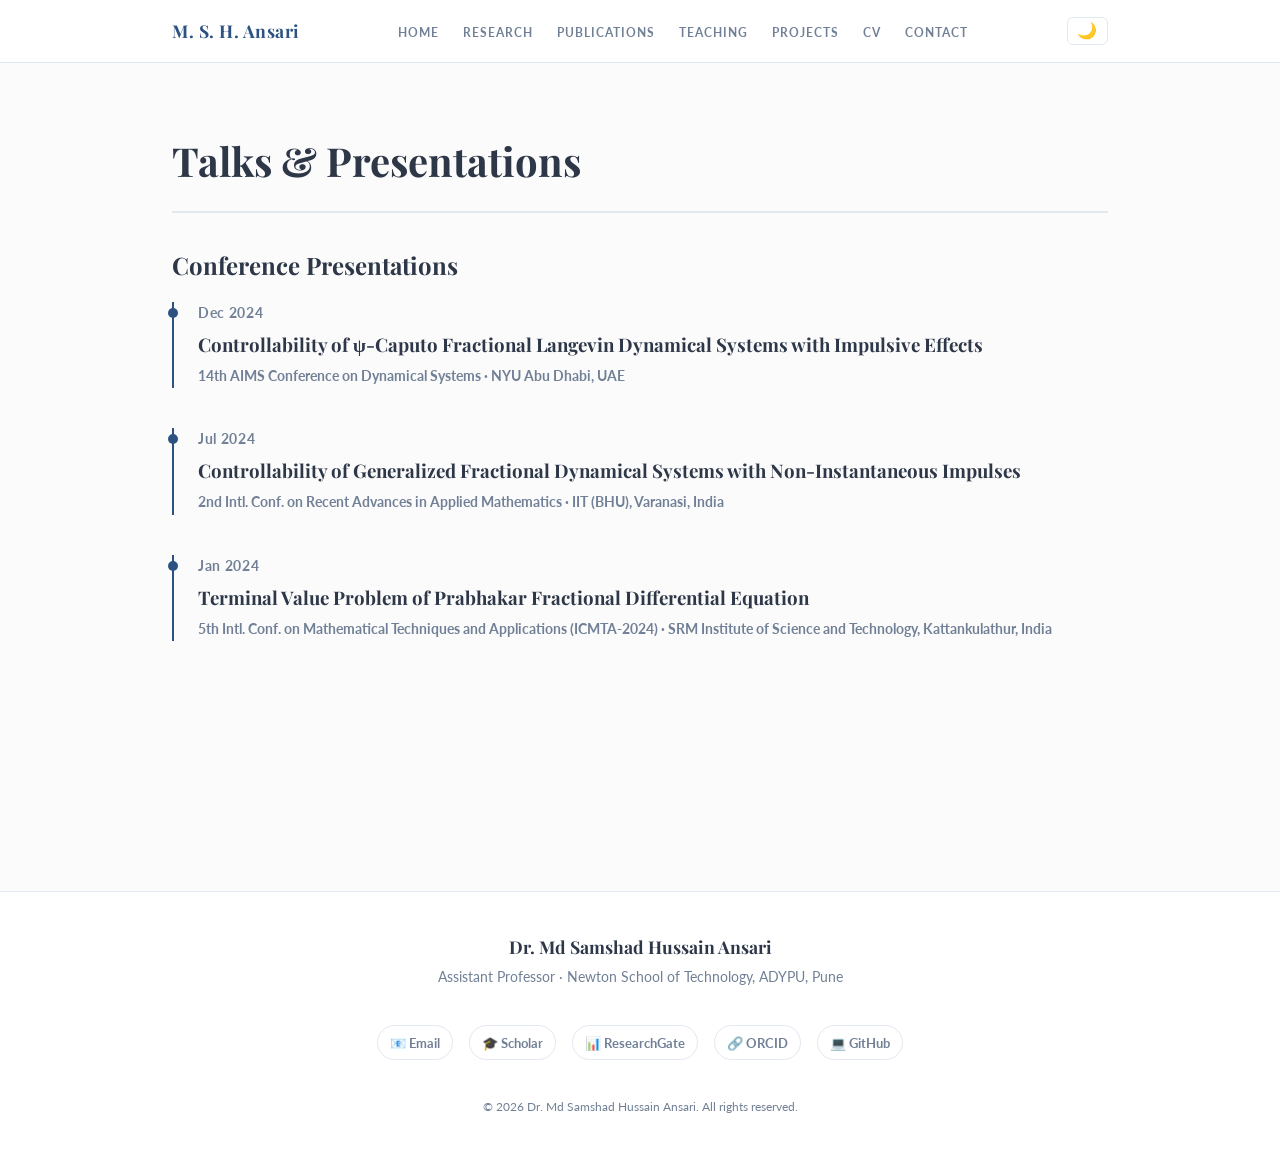
<file: talks.html>
<!DOCTYPE html>
<html lang="en">
<head>
  <meta charset="UTF-8" />
  <meta name="viewport" content="width=device-width, initial-scale=1.0"/>
  <title>Talks - Dr. Md Samshad Hussain Ansari</title>
  <link rel="stylesheet" href="css/style.css" />
  <script src="js/components.js" defer></script>
  <style>
    .placeholder-message {
      text-align: center;
      padding: 6rem 2rem;
      background: var(--bg-alt);
      border: 1px dashed var(--border-color);
      border-radius: 8px;
      color: var(--text-muted);
    }
  </style>
</head>
<body>
  <div id="navbar-container">
    <portfolio-navbar></portfolio-navbar>
  </div>

  <main>
    <h1 class="page-title">Talks &amp; Presentations</h1>
    <h2 class="section-title">Conference Presentations</h2>
    <div class="timeline">
      <div class="timeline-item">
        <div class="timeline-date">Dec 2024</div>
        <h3 style="margin-bottom: 0.2rem;">Controllability of ψ-Caputo Fractional Langevin Dynamical Systems with Impulsive Effects</h3>
        <p style="font-weight:700; color:var(--text-muted); font-size:0.9rem;">14th AIMS Conference on Dynamical Systems · NYU Abu Dhabi, UAE</p>
      </div>
      <div class="timeline-item">
        <div class="timeline-date">Jul 2024</div>
        <h3 style="margin-bottom: 0.2rem;">Controllability of Generalized Fractional Dynamical Systems with Non-Instantaneous Impulses</h3>
        <p style="font-weight:700; color:var(--text-muted); font-size:0.9rem;">2nd Intl. Conf. on Recent Advances in Applied Mathematics · IIT (BHU), Varanasi, India</p>
      </div>
      <div class="timeline-item">
        <div class="timeline-date">Jan 2024</div>
        <h3 style="margin-bottom: 0.2rem;">Terminal Value Problem of Prabhakar Fractional Differential Equation</h3>
        <p style="font-weight:700; color:var(--text-muted); font-size:0.9rem;">5th Intl. Conf. on Mathematical Techniques and Applications (ICMTA-2024) · SRM Institute of Science and Technology, Kattankulathur, India</p>
      </div>
    </div>
  </main>

  <portfolio-footer></portfolio-footer>
</body>
</html>
</file>
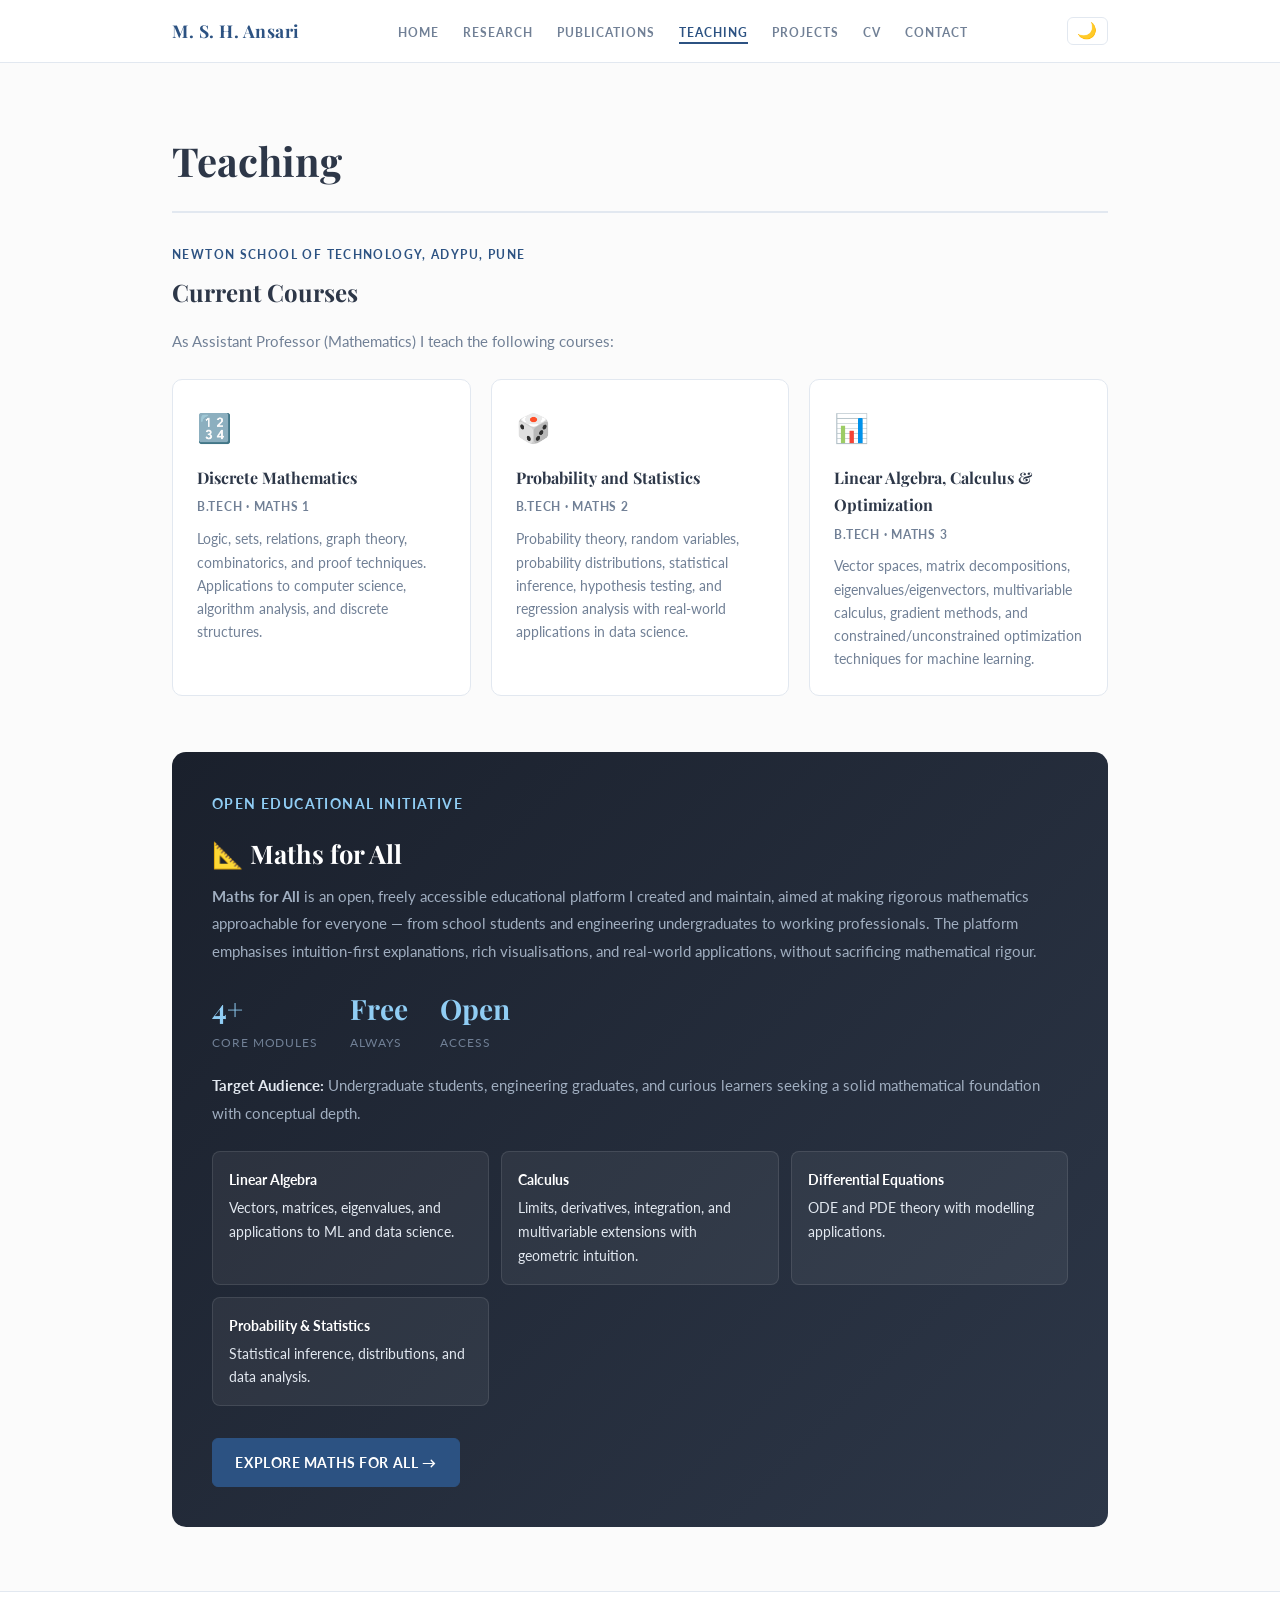
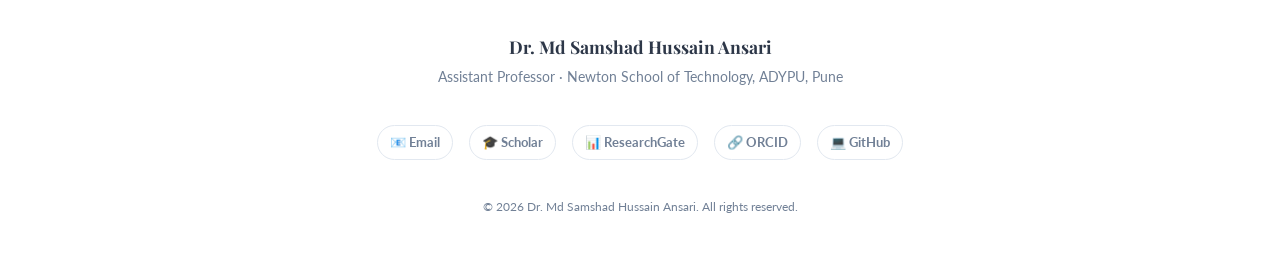
<file: teaching.html>
<!DOCTYPE html>
<html lang="en">
<head>
  <meta charset="UTF-8" />
  <meta name="viewport" content="width=device-width, initial-scale=1.0"/>
  <title>Teaching — Dr. Md Samshad Hussain Ansari</title>
  <meta name="description" content="Teaching portfolio of Dr. Md Samshad Hussain Ansari — courses at Newton School of Technology, BBA coordination, and the Maths for All open educational platform." />
  <meta property="og:title" content="Teaching — Dr. Md Samshad Hussain Ansari" />
  <meta property="og:type" content="website" />
  <link rel="stylesheet" href="css/style.css" />
  <script src="js/components.js" defer></script>
  <style>
    .teaching-section { margin-bottom: 3.5rem; }

    .course-grid {
      display: grid;
      grid-template-columns: repeat(auto-fit, minmax(280px, 1fr));
      gap: 1.25rem;
      margin-top: 1.5rem;
    }

    .course-card {
      background: var(--bg-alt);
      border: 1px solid var(--border-color);
      border-radius: 10px;
      padding: 1.5rem;
      transition: transform 0.2s, box-shadow 0.2s;
    }
    .course-card:hover { transform: translateY(-2px); box-shadow: 0 8px 24px var(--card-shadow); }

    .course-icon {
      font-size: 1.75rem;
      margin-bottom: 0.75rem;
      display: block;
    }

    .course-name {
      font-family: var(--font-serif);
      font-size: 1rem;
      font-weight: 700;
      color: var(--text-main);
      margin-bottom: 0.35rem;
    }

    .course-meta {
      font-size: 0.78rem;
      color: var(--text-muted);
      font-weight: 700;
      text-transform: uppercase;
      letter-spacing: 0.06em;
      margin-bottom: 0.6rem;
    }

    .course-desc {
      font-size: 0.88rem;
      color: var(--text-muted);
      line-height: 1.65;
    }

    /* Maths for All banner */
    .mfa-section {
      margin-top: 3.5rem;
      padding: 2.5rem;
      background: linear-gradient(135deg, #1a202c 0%, #2d3748 100%);
      border-radius: 14px;
      color: white;
    }
    [data-theme="dark"] .mfa-section {
      background: linear-gradient(135deg, #0a0f1a 0%, #111827 100%);
      border: 1px solid var(--border-color);
    }
    .mfa-section h2 {
      color: white;
      font-size: 1.6rem;
      margin-bottom: 0.5rem;
    }
    .mfa-section .tagline {
      color: #90cdf4;
      font-size: 0.88rem;
      font-weight: 700;
      text-transform: uppercase;
      letter-spacing: 0.1em;
      margin-bottom: 1rem;
    }
    .mfa-section p { color: #a0aec0; line-height: 1.8; margin-bottom: 1rem; font-size: 0.95rem; }

    .mfa-courses {
      display: grid;
      grid-template-columns: repeat(auto-fit, minmax(220px, 1fr));
      gap: 0.75rem;
      margin: 1.5rem 0;
    }
    .mfa-course-item {
      background: rgba(255,255,255,0.06);
      border: 1px solid rgba(255,255,255,0.1);
      border-radius: 8px;
      padding: 1rem;
      font-size: 0.88rem;
      color: #e2e8f0;
    }
    .mfa-course-item strong { color: white; display: block; margin-bottom: 0.25rem; }

    .mfa-stats {
      display: flex;
      gap: 2rem;
      flex-wrap: wrap;
      margin: 1.25rem 0;
    }
    .mfa-stat-num {
      font-family: var(--font-serif);
      font-size: 1.75rem;
      font-weight: 700;
      color: #90cdf4;
    }
    .mfa-stat-lbl { font-size: 0.72rem; text-transform: uppercase; letter-spacing: 0.08em; color: #718096; }


  </style>
</head>
<body>
  <div id="navbar-container">
    <portfolio-navbar></portfolio-navbar>
  </div>

  <main>
    <h1 class="page-title">Teaching</h1>

    <!-- Newton School Courses -->
    <section class="teaching-section" aria-labelledby="nst-heading">
      <div class="section-label">Newton School of Technology, ADYPU, Pune</div>
      <h2 id="nst-heading">Current Courses</h2>
      <p style="color:var(--text-muted);font-size:0.95rem;margin-bottom:0.5rem">
        As Assistant Professor (Mathematics) I teach the following courses:
      </p>

      <div class="course-grid">
        <div class="course-card">
          <span class="course-icon" aria-hidden="true">🔢</span>
          <div class="course-name">Discrete Mathematics</div>
          <div class="course-meta">B.Tech · Maths 1</div>
          <div class="course-desc">
            Logic, sets, relations, graph theory, combinatorics, and proof techniques.
            Applications to computer science, algorithm analysis, and discrete structures.
          </div>
        </div>

        <div class="course-card">
          <span class="course-icon" aria-hidden="true">🎲</span>
          <div class="course-name">Probability and Statistics</div>
          <div class="course-meta">B.Tech · Maths 2</div>
          <div class="course-desc">
            Probability theory, random variables, probability distributions, statistical inference, hypothesis testing,
            and regression analysis with real-world applications in data science.
          </div>
        </div>

        <div class="course-card">
          <span class="course-icon" aria-hidden="true">📊</span>
          <div class="course-name">Linear Algebra, Calculus &amp; Optimization</div>
          <div class="course-meta">B.Tech · Maths 3</div>
          <div class="course-desc">
            Vector spaces, matrix decompositions, eigenvalues/eigenvectors, multivariable calculus, gradient methods,
            and constrained/unconstrained optimization techniques for machine learning.
          </div>
        </div>
      </div>
    </section>

    <!-- Maths for All -->
    <section class="teaching-section" aria-labelledby="mfa-heading">
      <div class="mfa-section">
        <div class="tagline">Open Educational Initiative</div>
        <h2 id="mfa-heading">📐 Maths for All</h2>

        <p>
          <strong>Maths for All</strong> is an open, freely accessible educational platform I created and maintain,
          aimed at making rigorous mathematics approachable for everyone — from school students and engineering
          undergraduates to working professionals. The platform emphasises intuition-first explanations,
          rich visualisations, and real-world applications, without sacrificing mathematical rigour.
        </p>

        <div class="mfa-stats">
          <div>
            <div class="mfa-stat-num">4+</div>
            <div class="mfa-stat-lbl">Core Modules</div>
          </div>
          <div>
            <div class="mfa-stat-num">Free</div>
            <div class="mfa-stat-lbl">Always</div>
          </div>
          <div>
            <div class="mfa-stat-num">Open</div>
            <div class="mfa-stat-lbl">Access</div>
          </div>
        </div>

        <p><strong style="color:#e2e8f0">Target Audience:</strong> Undergraduate students, engineering graduates, and curious learners seeking a solid mathematical foundation with conceptual depth.</p>

        <div class="mfa-courses">
          <div class="mfa-course-item">
            <strong>Linear Algebra</strong>
            Vectors, matrices, eigenvalues, and applications to ML and data science.
          </div>
          <div class="mfa-course-item">
            <strong>Calculus</strong>
            Limits, derivatives, integration, and multivariable extensions with geometric intuition.
          </div>
          <div class="mfa-course-item">
            <strong>Differential Equations</strong>
            ODE and PDE theory with modelling applications.
          </div>
          <div class="mfa-course-item">
            <strong>Probability &amp; Statistics</strong>
            Statistical inference, distributions, and data analysis.
          </div>
        </div>

        <a href="https://mdsamhussain1996.github.io/Mathsforall/" class="btn" target="_blank" rel="noopener" style="margin-top:0.5rem">
          Explore Maths for All →
        </a>
      </div>
    </section>
  </main>

  <portfolio-footer></portfolio-footer>
</body>
</html>
</file>
<file: css/style.css>
/* css/style.css */
@import url('https://fonts.googleapis.com/css2?family=Playfair+Display:ital,wght@0,400;0,700;1,400&family=Lato:wght@300;400;700&display=swap');

/* ══════════════════════════════════════════
   LIGHT MODE TOKENS (default)
══════════════════════════════════════════ */
:root {
  --bg-color:     #fbfbfb;
  --bg-alt:       #ffffff;
  --text-main:    #2d3748;
  --text-muted:   #718096;
  --accent:       #2c5282;
  --accent-light: #ebf8ff;
  --border-color: #e2e8f0;
  --nav-bg:       rgba(255, 255, 255, 0.95);
  --card-shadow:  rgba(0, 0, 0, 0.04);

  --font-serif: 'Playfair Display', Georgia, serif;
  --font-sans:  'Lato', -apple-system, sans-serif;
  --max-width:  1000px;
}

/* ══════════════════════════════════════════
   DARK MODE TOKENS
══════════════════════════════════════════ */
[data-theme="dark"] {
  --bg-color:     #0f1117;
  --bg-alt:       #1a1f2e;
  --text-main:    #e2e8f0;
  --text-muted:   #8896b0;
  --accent:       #63b3ed;
  --accent-light: #1a2744;
  --border-color: #2d3748;
  --nav-bg:       rgba(15, 17, 23, 0.95);
  --card-shadow:  rgba(0, 0, 0, 0.3);
}

/* Smooth transitions */
*, *::before, *::after {
  transition: background-color 0.3s ease, border-color 0.3s ease, color 0.2s ease, box-shadow 0.3s ease;
}

* { box-sizing: border-box; margin: 0; padding: 0; }

body {
  font-family: var(--font-sans);
  background-color: var(--bg-color);
  color: var(--text-main);
  line-height: 1.7;
  font-size: 16px;
  -webkit-font-smoothing: antialiased;
}

a {
  color: var(--accent);
  text-decoration: none;
  transition: color 0.2s ease;
}
a:hover { opacity: 0.8; }

h1, h2, h3, h4, h5 {
  font-family: var(--font-serif);
  color: var(--text-main);
  font-weight: 700;
  margin-bottom: 1rem;
}

/* ══════════════════════════════════════════
   NAVIGATION
══════════════════════════════════════════ */
#navbar-container {
  background: var(--nav-bg);
  backdrop-filter: blur(10px);
  -webkit-backdrop-filter: blur(10px);
  position: sticky;
  top: 0;
  z-index: 1000;
  border-bottom: 1px solid var(--border-color);
}

nav {
  max-width: var(--max-width);
  margin: 0 auto;
  display: flex;
  justify-content: space-between;
  align-items: center;
  padding: 1rem 2rem;
  gap: 1rem;
}

.nav-logo {
  font-family: var(--font-serif);
  font-size: 1.1rem;
  font-weight: 700;
  color: var(--accent);
  letter-spacing: 0.03em;
  flex-shrink: 0;
}

.nav-links {
  list-style: none;
  display: flex;
  gap: 1.5rem;
  flex-wrap: wrap;
}

.nav-links a {
  font-size: 0.78rem;
  text-transform: uppercase;
  letter-spacing: 0.08em;
  color: var(--text-muted);
  font-weight: 700;
  position: relative;
  padding-bottom: 4px;
}

.nav-links a:hover,
.nav-links a.active {
  color: var(--accent);
  opacity: 1;
}

.nav-links a::after {
  content: '';
  position: absolute;
  bottom: 0; left: 0;
  width: 100%; height: 2px;
  background: var(--accent);
  transform: scaleX(0);
  transform-origin: left;
  transition: transform 0.3s ease;
}

.nav-links a:hover::after,
.nav-links a.active::after { transform: scaleX(1); }

/* Nav controls group */
.nav-controls {
  display: flex;
  align-items: center;
  gap: 0.5rem;
  flex-shrink: 0;
}

/* Theme Toggle */
.theme-toggle {
  background: none;
  border: 1px solid var(--border-color);
  border-radius: 6px;
  cursor: pointer;
  padding: 0.3rem 0.6rem;
  font-size: 1rem;
  color: var(--text-main);
  line-height: 1;
}
.theme-toggle:hover { background: var(--accent-light); }
.theme-toggle .icon-sun  { display: none; }
.theme-toggle .icon-moon { display: inline; }
[data-theme="dark"] .theme-toggle .icon-sun  { display: inline; }
[data-theme="dark"] .theme-toggle .icon-moon { display: none; }

/* Mobile hamburger */
.mobile-menu-btn {
  display: none;
  background: none;
  border: 1px solid var(--border-color);
  border-radius: 6px;
  font-size: 1.1rem;
  cursor: pointer;
  color: var(--text-main);
  padding: 0.3rem 0.6rem;
  line-height: 1;
}

@media (max-width: 768px) {
  .mobile-menu-btn { display: block; }
  .nav-links {
    display: none;
    position: absolute;
    top: 100%;
    left: 0;
    width: 100%;
    background: var(--bg-alt);
    flex-direction: column;
    padding: 1rem 0;
    border-bottom: 1px solid var(--border-color);
    box-shadow: 0 4px 16px var(--card-shadow);
    gap: 0;
  }
  .nav-links.show { display: flex; }
  .nav-links li { text-align: center; padding: 0.6rem 0; }
}

/* ══════════════════════════════════════════
   LAYOUT
══════════════════════════════════════════ */
main {
  max-width: var(--max-width);
  margin: 4rem auto;
  padding: 0 2rem;
  min-height: calc(100vh - 200px);
  animation: fadeIn 0.5s ease-out;
}

@keyframes fadeIn {
  from { opacity: 0; transform: translateY(8px); }
  to   { opacity: 1; transform: translateY(0); }
}

.page-title {
  font-size: 2.5rem;
  margin-bottom: 2rem;
  border-bottom: 2px solid var(--border-color);
  padding-bottom: 1rem;
  color: var(--text-main);
}

/* ══════════════════════════════════════════
   BUTTONS
══════════════════════════════════════════ */
.btn {
  display: inline-block;
  padding: 0.7rem 1.4rem;
  background: var(--accent);
  color: #fff !important;
  border-radius: 6px;
  font-size: 0.88rem;
  font-weight: 700;
  letter-spacing: 0.04em;
  text-transform: uppercase;
  transition: all 0.25s ease;
  border: 1px solid var(--accent);
  opacity: 1 !important;
  cursor: pointer;
  font-family: var(--font-sans);
}

.btn:hover {
  opacity: 0.85 !important;
  box-shadow: 0 4px 12px rgba(44, 82, 130, 0.3);
  transform: translateY(-1px);
}

.btn-outline {
  background: transparent;
  color: var(--accent) !important;
}

.btn-outline:hover {
  background: var(--accent-light);
  opacity: 1 !important;
  box-shadow: none;
  transform: none;
}

.btn-sm {
  padding: 0.4rem 0.9rem;
  font-size: 0.78rem;
}

/* ══════════════════════════════════════════
   CARDS
══════════════════════════════════════════ */
.card {
  background: var(--bg-alt);
  padding: 2rem;
  border-radius: 10px;
  border: 1px solid var(--border-color);
  margin-bottom: 1.5rem;
  transition: transform 0.25s ease, box-shadow 0.25s ease;
}

.card:hover {
  transform: translateY(-2px);
  box-shadow: 0 10px 24px var(--card-shadow);
}

/* ══════════════════════════════════════════
   TIMELINE (CV)
══════════════════════════════════════════ */
.timeline-item {
  border-left: 2px solid var(--accent);
  padding-left: 1.5rem;
  margin-bottom: 2.5rem;
  position: relative;
}

.timeline-item::before {
  content: '';
  position: absolute;
  left: -6px; top: 6px;
  width: 10px; height: 10px;
  border-radius: 50%;
  background: var(--accent);
}

.timeline-date {
  font-size: 0.85rem;
  color: var(--text-muted);
  font-weight: 700;
  letter-spacing: 0.05em;
  margin-bottom: 0.25rem;
}

/* ══════════════════════════════════════════
   PUBLICATIONS (legacy list style)
══════════════════════════════════════════ */
.pub-item {
  padding: 1.5rem 0;
  border-bottom: 1px solid var(--border-color);
}
.pub-item:last-child { border-bottom: none; }

.pub-title { font-weight: 700; color: var(--text-main); margin-bottom: 0.25rem; }
.pub-authors { font-size: 0.95rem; color: var(--text-main); margin-bottom: 0.25rem; }
.pub-journal { font-size: 0.85rem; color: var(--text-muted); font-style: italic; }

/* ══════════════════════════════════════════
   BADGES
══════════════════════════════════════════ */
.badge {
  display: inline-block;
  padding: 0.2rem 0.6rem;
  font-size: 0.72rem;
  font-weight: 700;
  text-transform: uppercase;
  letter-spacing: 0.05em;
  border-radius: 4px;
  margin: 0 0.2rem 0.3rem 0;
  border: 1px solid var(--border-color);
}
.badge-year  { color: var(--accent); background: var(--accent-light); border-color: var(--accent); }
.badge-review { color: var(--text-muted); background: var(--bg-alt); }
.badge-chapter { color: #b7791f; background: #feebc8; border-color: #d69e2e; }
.badge-topic {
  color: #276749;
  background: #f0fff4;
  border-color: #9ae6b4;
  cursor: pointer;
}
[data-theme="dark"] .badge-topic {
  color: #68d391;
  background: #1c3a2b;
  border-color: #276749;
}

/* ══════════════════════════════════════════
   PLACEHOLDER
══════════════════════════════════════════ */
.placeholder-message {
  text-align: center;
  padding: 6rem 2rem;
  background: var(--bg-alt);
  border: 1px dashed var(--border-color);
  border-radius: 10px;
  color: var(--text-muted);
}
.placeholder-message h2 { color: var(--text-muted); }

/* ══════════════════════════════════════════
   FOOTER
══════════════════════════════════════════ */
footer {
  border-top: 1px solid var(--border-color);
  background: var(--bg-alt);
  padding: 2.5rem 2rem;
}

.footer-inner {
  max-width: var(--max-width);
  margin: 0 auto;
  text-align: center;
}

.footer-name {
  font-family: var(--font-serif);
  font-size: 1.1rem;
  font-weight: 700;
  color: var(--text-main);
  margin-bottom: 0.25rem;
}

.footer-title {
  font-size: 0.85rem;
  color: var(--text-muted);
  margin-bottom: 1.25rem;
}

.footer-links {
  display: flex;
  justify-content: center;
  flex-wrap: wrap;
  gap: 1rem;
  margin-bottom: 1.25rem;
}

.footer-links a {
  font-size: 0.82rem;
  font-weight: 700;
  color: var(--text-muted);
  padding: 0.35rem 0.75rem;
  border: 1px solid var(--border-color);
  border-radius: 20px;
  transition: all 0.2s;
}

.footer-links a:hover {
  color: var(--accent);
  border-color: var(--accent);
  background: var(--accent-light);
  opacity: 1;
}

.footer-copy {
  font-size: 0.78rem;
  color: var(--text-muted);
}

/* ══════════════════════════════════════════
   DARK MODE OVERRIDES for hardcoded colours
══════════════════════════════════════════ */
[data-theme="dark"] .hero-wrapper {
  background: linear-gradient(135deg, #131a2b 0%, #16213a 50%, #101828 100%);
  border-color: var(--border-color);
}
[data-theme="dark"] .hero-photo { border-color: var(--accent); box-shadow: 0 12px 40px rgba(0,0,0,0.5); }
[data-theme="dark"] .hero-eyebrow { color: var(--accent); background: var(--accent-light); border-color: var(--border-color); }
[data-theme="dark"] .hero-eyebrow span { background: var(--accent); }
[data-theme="dark"] .hero-subtitle,
[data-theme="dark"] .stat-num,
[data-theme="dark"] .collab-papers,
[data-theme="dark"] .current-work-banner h3,
[data-theme="dark"] .work-item::before { color: var(--accent); }
[data-theme="dark"] .hero-stats { background: rgba(26,31,46,0.75); border-color: var(--border-color); }
[data-theme="dark"] .current-work-banner {
  background: var(--accent-light);
  border-color: var(--border-color);
  border-left-color: var(--accent);
}
[data-theme="dark"] .collab-name { color: var(--text-main); }
[data-theme="dark"] .collab-card:hover { box-shadow: 0 8px 24px rgba(0,0,0,0.4); }
[data-theme="dark"] .postdoc-banner {
  background: linear-gradient(135deg, #0d1f3c 0%, #172040 100%);
  border-color: var(--accent);
}
[data-theme="dark"] .postdoc-banner h2 { color: var(--accent); }

/* ══════════════════════════════════════════
   POSTDOC BANNER
══════════════════════════════════════════ */
.postdoc-banner {
  margin: 2rem 0;
  padding: 1.5rem 2rem;
  background: linear-gradient(135deg, #ebf8ff 0%, #e8f4fd 100%);
  border: 2px solid #2c5282;
  border-radius: 12px;
  display: flex;
  align-items: center;
  justify-content: space-between;
  gap: 1.5rem;
  flex-wrap: wrap;
}

.postdoc-banner-text h2 {
  font-family: var(--font-sans);
  font-size: 0.8rem;
  letter-spacing: 0.1em;
  text-transform: uppercase;
  color: #2c5282;
  font-weight: 700;
  margin-bottom: 0.35rem;
  border-bottom: none;
  padding-bottom: 0;
}

.postdoc-banner-text p {
  font-size: 0.92rem;
  color: var(--text-muted);
}

.postdoc-banner-actions {
  display: flex;
  gap: 0.75rem;
  flex-wrap: wrap;
  flex-shrink: 0;
}

/* ══════════════════════════════════════════
   NEWS SECTION
══════════════════════════════════════════ */
.news-list {
  list-style: none;
  margin-top: 1rem;
}

.news-item {
  display: grid;
  grid-template-columns: 90px 1fr;
  gap: 1rem;
  padding: 0.85rem 0;
  border-bottom: 1px solid var(--border-color);
  align-items: start;
}

.news-item:last-child { border-bottom: none; }

.news-date {
  font-size: 0.78rem;
  font-weight: 700;
  color: var(--accent);
  text-transform: uppercase;
  letter-spacing: 0.05em;
  padding-top: 0.15rem;
  white-space: nowrap;
}

.news-text { font-size: 0.95rem; color: var(--text-main); }

/* ══════════════════════════════════════════
   SECTION HEADING UTILITY
══════════════════════════════════════════ */
.section-label {
  font-family: var(--font-sans);
  font-size: 0.72rem;
  letter-spacing: 0.12em;
  text-transform: uppercase;
  color: var(--accent);
  font-weight: 700;
  margin-bottom: 0.5rem;
}

/* Focus styles for keyboard navigation */
a:focus-visible,
button:focus-visible {
  outline: 2px solid var(--accent);
  outline-offset: 2px;
  border-radius: 2px;
}
</file>
